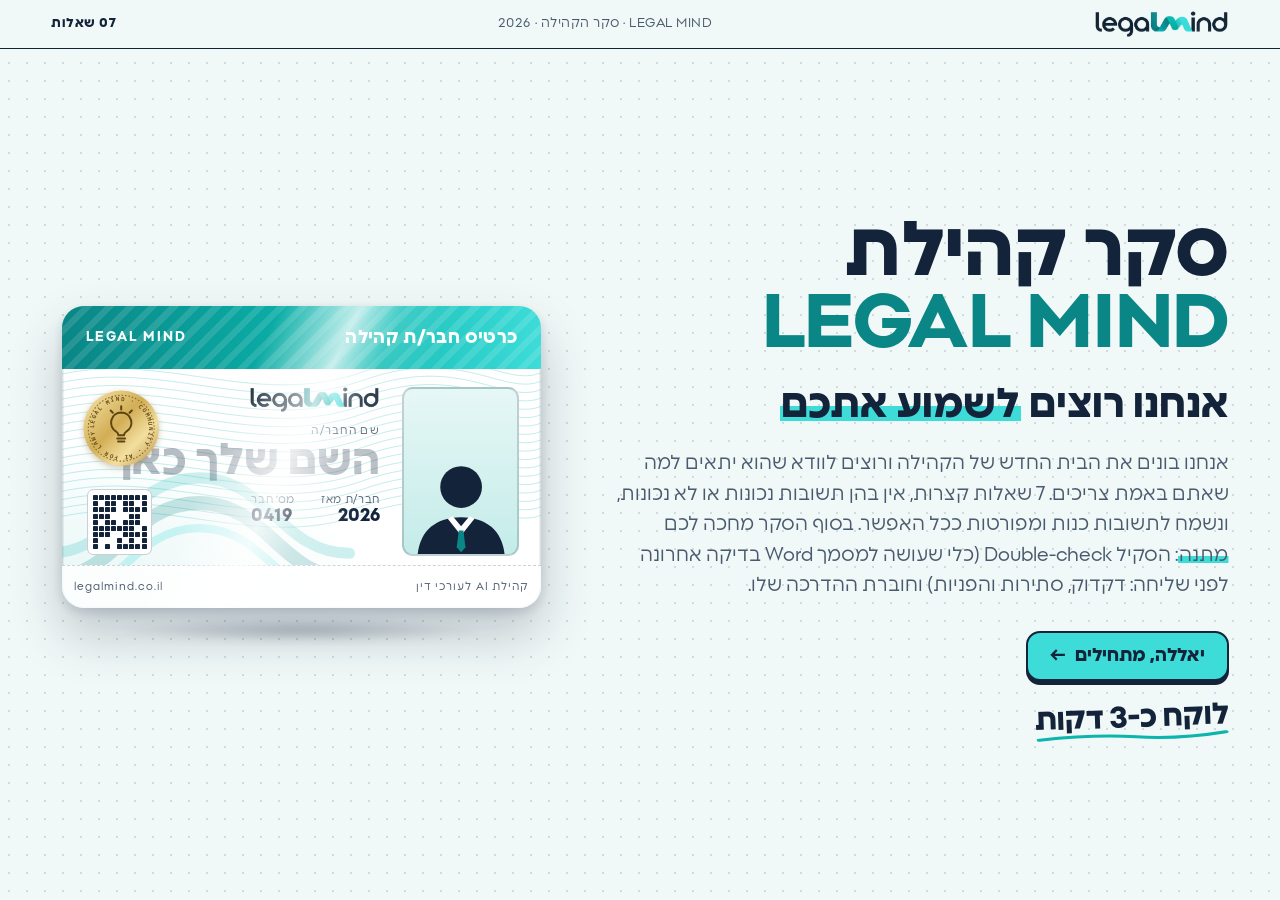
<file: index.html>
<!doctype html>
<html lang="he" dir="rtl">
<head><meta charset="utf-8"><meta name="viewport" content="width=device-width, initial-scale=1">
<title>סקרי ליגל מיינד</title>
<meta http-equiv="refresh" content="0; url=community-content-2026/">
<style>body{font-family:system-ui,sans-serif;background:#F1F9F8;color:#13233A;padding:24px}a{color:#0A8686}</style></head>
<body><p><a href="community-content-2026/">לסקר קהילת ליגל מיינד</a></p></body>
</html>
</file>
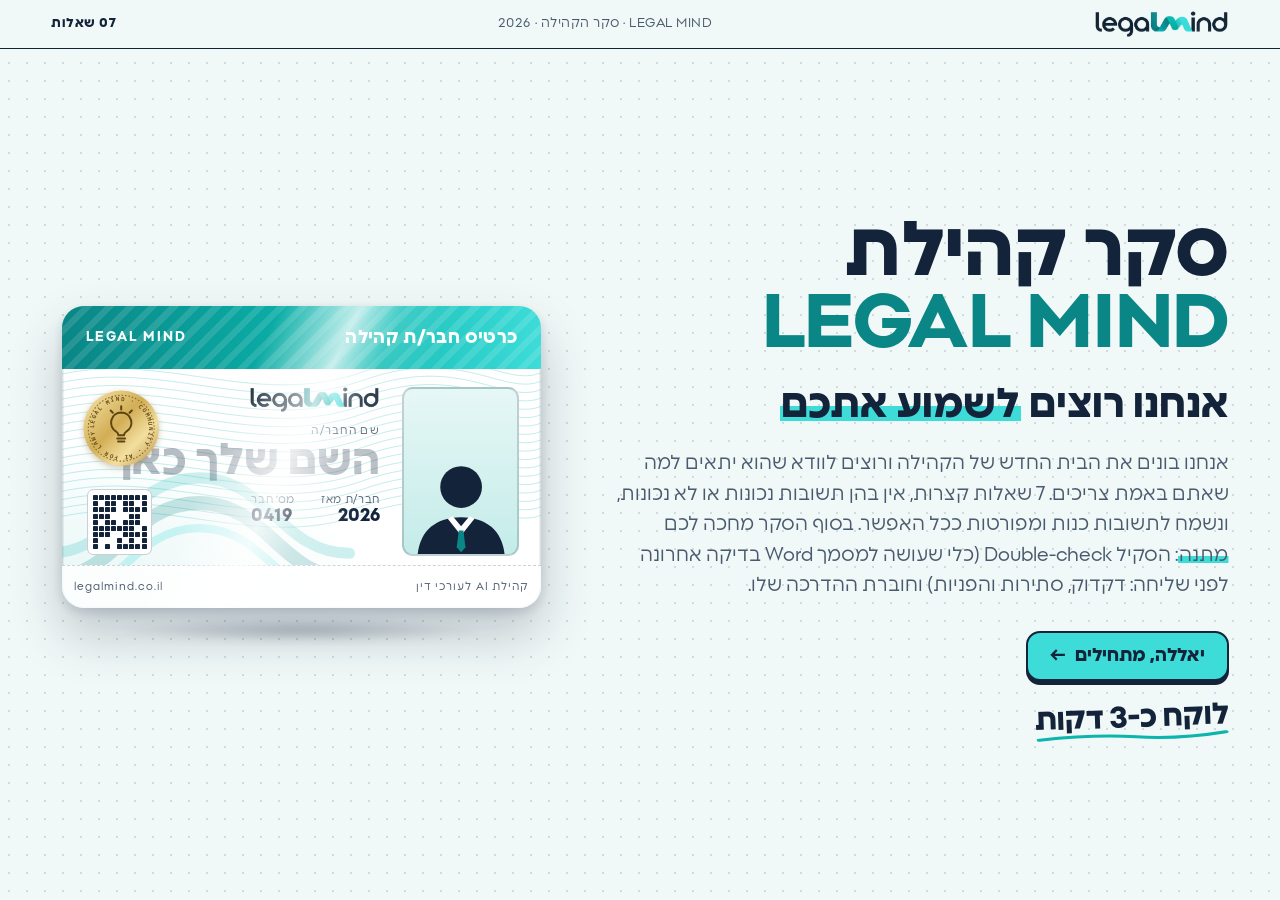
<file: community-content-2026/index.html>
<!doctype html>
<html lang="he" dir="rtl">
<head>
<meta charset="utf-8">
<meta name="viewport" content="width=device-width, initial-scale=1, viewport-fit=cover">
<meta property="og:image" content="og.png">
</head>
<body>
<title>סקר קהילת LEGAL MIND</title>
<meta name="description" content="12 שאלות קצרות שיעזרו לנו להחליט אילו מדריכים, סרטונים ועדכונים להכין לקהילה.">
<meta property="og:title" content="סקר קהילת ליגל מיינד">
<meta property="og:description" content="12 שאלות קצרות שיעזרו לנו להחליט אילו מדריכים, סרטונים ועדכונים להכין לקהילה.">
<link rel="preconnect" href="https://fonts.googleapis.com">
<link rel="preconnect" href="https://fonts.gstatic.com" crossorigin>
<link rel="stylesheet" href="https://fonts.googleapis.com/css2?family=Karantina:wght@400;700&family=Frank+Ruhl+Libre:wght@700;900&family=Heebo:wght@400;500;700;800;900&family=IBM+Plex+Mono:wght@400;500;600&family=Amatic+SC:wght@700&display=swap">
<style>
/* Layout: a working desk seen from above. Top rail + bottom rail frame every page; each question pairs a live object (prop) with the answers. */
:root{
  --paper:#F1F9F8;      /* very light turquoise ground, keeps the logo in its true colours */
  --sheet:#FFFFFF;
  --ink:#13233A;        /* logo navy */
  --ink-2:#4A5A6E;
  --teal-d:#0A8686;     /* logo teal, dark */
  --teal:#0BB5AD;       /* logo teal, mid */
  --teal-l:#3DDCD8;     /* logo teal, light */
  --mint:#CDF3F0;       /* selection fill */
  --kraft:#D9B98A;      /* case folder */
  --kraft-d:#B8945F;
  --stamp:#A4432F;      /* rubber-stamp red, from the landing page */
  --wood:#8A5A34;
  --note:#FFF1A6;
  --line:rgba(19,35,58,.16);
  --display:"Karantina","Heebo",system-ui,sans-serif;
  --body:"Heebo",system-ui,sans-serif;
  --mono:"IBM Plex Mono","Heebo",ui-monospace,monospace;
  --hand:"Amatic SC","Heebo",cursive;
  --gut:clamp(16px,4vw,56px);
  --ease:cubic-bezier(.2,.8,.2,1);
  --spring:cubic-bezier(.34,1.56,.64,1);
  color-scheme:light;
}
*{box-sizing:border-box}
html,body{height:100%}
body{direction:rtl;margin:0;background:var(--paper);color:var(--ink);font-family:var(--body);-webkit-font-smoothing:antialiased;overflow:hidden}
button,input,textarea{font:inherit;color:inherit}
.ltr{direction:ltr;unicode-bidi:isolate}
:focus-visible{outline:3px solid var(--teal);outline-offset:3px}

/* ---------- frame ---------- */
.app{position:fixed;inset:env(safe-area-inset-top,0px) 0 env(safe-area-inset-bottom,0px) 0;display:grid;grid-template-rows:auto minmax(0,1fr) auto;grid-template-columns:minmax(0,1fr);
  background-color:var(--paper);background-image:radial-gradient(rgba(19,35,58,.14) 1px,transparent 1.3px);background-size:18px 18px}
.rail{display:flex;align-items:center;justify-content:space-between;gap:12px;padding:10px var(--gut);font-family:var(--mono);font-size:13px;letter-spacing:.04em;color:var(--ink-2);background:var(--paper);position:relative;z-index:5}
.rail-top{border-bottom:1.5px solid var(--ink)}
.rail-top .logo{height:28px;width:auto;display:block}
.rail-top .meta{flex:1;text-align:center;white-space:nowrap;overflow:hidden;text-overflow:ellipsis}
.counter{font-weight:600;color:var(--ink);font-variant-numeric:tabular-nums}
.rail-bottom{border-top:1.5px solid var(--ink);padding-block:10px}
.rail-bottom[hidden]{display:none}
.ticks{display:flex;gap:4px;flex:1;max-width:340px;margin-inline:16px}
.ticks i{flex:1;height:7px;border-radius:4px;border:1.5px solid var(--ink);background:transparent;transition:background .4s var(--ease)}
.ticks i.on{background:var(--teal-l)}
.demo-flag{position:absolute;top:100%;left:50%;transform:translate(-50%,8px);background:var(--ink);color:#fff;font-family:var(--mono);font-size:12px;padding:3px 10px;white-space:nowrap}

/* ---------- pages ---------- */
.pages{position:relative;overflow:hidden}
.page{position:absolute;inset:0;overflow-y:auto;overflow-x:hidden;padding:clamp(14px,3vh,36px) var(--gut);
  opacity:0;visibility:hidden;transform:translateX(-36px);transition:opacity .45s var(--ease),transform .55s var(--ease),visibility 0s .55s}
.page.on{opacity:1;visibility:visible;transform:none;transition:opacity .45s var(--ease),transform .55s var(--ease)}
.page.out{opacity:0;visibility:visible;transform:translateX(36px)}
.page.rev{transform:translateX(36px)}
.page.rev.out{transform:translateX(-36px)}

/* ---------- type ---------- */
.eyebrow{font-family:var(--mono);font-size:13px;font-weight:600;letter-spacing:.08em;color:var(--teal-d);display:flex;align-items:center;gap:10px}
.eyebrow::before{content:"";width:22px;height:2px;background:currentColor}
.title{font-family:var(--display);font-weight:700;line-height:1;margin:0;font-size:clamp(26px,4.2vw,48px);letter-spacing:-.005em;text-wrap:balance}
.sub{margin:0;font-size:clamp(17px,1.6vw,19px);line-height:1.6;color:var(--ink-2);max-width:56ch}
mark.hl{color:inherit;background:linear-gradient(transparent 52%,var(--teal-l) 52%,var(--teal-l) 90%,transparent 90%) no-repeat 100% 0/0% 100%;
  -webkit-box-decoration-break:clone;box-decoration-break:clone;padding-inline:.04em}
.on mark.hl{animation:marker .8s .35s var(--ease) forwards}
@keyframes marker{to{background-size:100% 100%}}
.hand{font-family:var(--hand);font-weight:700;font-size:30px;line-height:1;color:var(--ink)}

/* ---------- buttons ---------- */
.btn{appearance:none;cursor:pointer;display:inline-flex;align-items:center;gap:10px;border:2px solid var(--ink);border-radius:14px;background:var(--sheet);color:var(--ink);
  font-family:var(--body);font-weight:700;font-size:18px;padding:12px 22px;min-height:48px;box-shadow:0 4px 0 var(--ink);transition:transform .15s var(--ease),box-shadow .15s var(--ease),background .2s;text-decoration:none}
.btn:hover:not(:disabled){transform:translateY(-2px);box-shadow:0 6px 0 var(--ink)}
.btn:active:not(:disabled){transform:translateY(3px);box-shadow:0 1px 0 var(--ink)}
.btn-go{background:var(--teal-l)}
.btn-go.ready{animation:nudge 1.6s var(--ease) infinite}
@keyframes nudge{0%,70%,100%{transform:none}80%{transform:translateX(-4px)}90%{transform:translateX(0)}}
.btn:disabled{cursor:not-allowed;background:transparent;color:rgba(19,35,58,.4);border-style:dashed;border-color:rgba(19,35,58,.35);box-shadow:none}
.btn-quiet{border-color:transparent;box-shadow:none;background:transparent;font-weight:500;padding-inline:8px}
.btn-quiet:hover:not(:disabled){box-shadow:none;transform:none;text-decoration:underline}

/* ---------- question layout ---------- */
.q-grid{min-height:100%;display:grid;grid-template-columns:1fr;grid-template-rows:auto 1fr;gap:clamp(10px,2vh,22px);max-width:1180px;margin-inline:auto}
.prop-zone{position:relative;height:clamp(200px,33vh,320px);container-type:size;display:grid;place-items:center;pointer-events:none}
.q-main{display:flex;flex-direction:column;gap:clamp(12px,2vh,20px);align-content:start;min-width:0;padding-bottom:12px}
@media (min-width:900px){
  .q-grid{grid-template-columns:minmax(0,1.08fr) minmax(0,.92fr);grid-template-rows:1fr;align-items:center;gap:clamp(24px,4vw,64px)}
  .prop-zone{order:2;height:min(62vh,560px)}
  .q-main{order:1;padding-bottom:0}
}
.prop-zone.none{display:none}
@media (min-width:900px){ .q-grid.solo{grid-template-columns:minmax(0,760px);justify-content:center} }

/* ---------- options ---------- */
.opts{display:grid;gap:10px}
.opts.cards{grid-template-columns:repeat(2,minmax(0,1fr))}
.opt{position:relative;display:flex;align-items:center;gap:14px;width:100%;text-align:start;cursor:pointer;background:linear-gradient(180deg,#FFFFFF,#F6FBFB);border:1.5px solid var(--ink);border-radius:14px;box-shadow:0 4px 0 var(--ink),0 8px 16px rgba(19,35,58,.08);margin-bottom:4px;
  padding:15px 16px;min-height:56px;font-size:clamp(17px,1.5vw,19px);font-weight:500;line-height:1.35;transition:background .2s,transform .18s var(--ease),box-shadow .18s var(--ease)}
.on .opt{animation:rise .5s var(--ease) backwards}
@keyframes rise{from{opacity:0;transform:translateY(12px)}}
.opt:hover{transform:translateY(-2px);box-shadow:0 6px 0 var(--ink),0 12px 20px rgba(19,35,58,.10)}
.opt:active{transform:translateY(3px);box-shadow:0 1px 0 var(--ink)}
.opt[aria-checked="true"]{background:linear-gradient(180deg,#E2FAF8,var(--mint));box-shadow:0 2px 0 var(--ink),0 0 0 4px rgba(61,220,216,.35);transform:translateY(2px)}
.key{flex:none;width:30px;height:30px;display:grid;place-items:center;border:1.5px solid var(--ink);border-radius:8px;font-family:var(--mono);font-size:14px;font-weight:600;background:var(--paper);transition:background .2s}
.opt[aria-checked="true"] .key{background:var(--ink);color:#fff}
.ico{flex:none;width:34px;height:34px;display:grid;place-items:center;background:#fff;border:1.5px solid var(--line);border-radius:9px}
.ico svg{width:22px;height:22px}
.opt .tick{margin-inline-start:auto;font-weight:800;opacity:0;transform:scale(.5);transition:.25s var(--spring)}
.opt[aria-checked="true"] .tick{opacity:1;transform:none}
.opts.cards .opt{flex-direction:column;align-items:flex-start;min-height:104px;justify-content:space-between}
.opts.cards .opt .tick{position:absolute;top:12px;inset-inline-end:14px}
.opts.chips{display:flex;flex-wrap:wrap}
.opts.chips .opt{width:auto;border-radius:999px;padding:11px 20px}
.opts.chips .opt .key{display:none}
.other-wrap{display:none}
.other-wrap.show{display:block}
.q-hint{margin:0;font-family:var(--body);font-weight:600;font-size:clamp(22px,2.4vw,28px);line-height:1.35;color:var(--teal-d)}
.other-hint{margin:10px 2px 0;font-size:clamp(20px,2vw,24px);font-weight:600;line-height:1.4;color:var(--ink-2)}
.inline-next{display:none;justify-content:flex-end}
.inline-next.show{display:flex}
.inline-next .btn{min-width:150px;justify-content:center}
.other-hint b{color:var(--ink);background:var(--mint);border-radius:6px;padding:1px 6px;white-space:nowrap}
.other-in,.field input,.open-in{width:100%;border:1.5px solid var(--ink);background:var(--sheet);padding:14px 15px;font-size:18px;outline:none;border-radius:12px;transition:box-shadow .2s}
.other-in:focus,.field input:focus,.open-in:focus{box-shadow:0 0 0 4px rgba(61,220,216,.45)}
.err{min-height:1.3em;color:var(--stamp);font-weight:600;font-size:15px}
.hint{font-family:var(--mono);font-size:14px;color:var(--ink-2)}
.scale{display:grid;grid-template-columns:repeat(10,minmax(0,1fr));gap:6px}
.scale .opt{justify-content:center;padding:14px 0;font-family:var(--mono);font-weight:600;font-size:19px}
.scale-ends{display:flex;justify-content:space-between;font-family:var(--mono);font-size:14px;color:var(--ink-2)}
.open-in{min-height:140px;resize:vertical;line-height:1.7}
@media (max-width:560px){ .opts.cards{grid-template-columns:1fr} .opts.cards .opt{min-height:0;flex-direction:row;align-items:center} .opts.cards .opt .tick{position:static} .scale{grid-template-columns:repeat(5,minmax(0,1fr))} }

/* ---------- welcome ---------- */
.page.welcome{padding-block:0}
.hero{width:100%;max-width:1180px;min-height:100%;margin-inline:auto;display:grid;grid-template-columns:minmax(0,1fr);align-content:center;gap:clamp(28px,5vh,48px);padding-block:clamp(28px,5vh,56px)}
.hero-visual{display:flex;justify-content:center;container-type:inline-size;width:min(100%,430px);margin-inline:auto}
.hero-visual .prop{font-size:calc(100cqw / 23)}
.hero-copy{display:flex;flex-direction:column;align-items:center;text-align:center;gap:clamp(16px,2.6vh,26px);min-width:0}
.hero-copy>*{max-width:100%}
.hero-head{font-family:var(--display);font-weight:700;font-size:clamp(40px,8vw,76px);line-height:.95;margin:0;text-wrap:balance;letter-spacing:-.005em}
.hero-head .ltr{color:var(--teal-d)}
.hero-q{font-family:var(--display);font-weight:700;font-size:clamp(24px,4.2vw,40px);line-height:1.05;margin:0;color:var(--ink)}
.hero-cta{display:flex;flex-direction:column;align-items:center;gap:22px;margin-top:6px}
.hero-cta .hand{transform:rotate(-2deg);position:relative}
.hero-cta .hand svg{position:absolute;inset-inline:0;bottom:-8px;width:100%;height:10px}
.hero-cta .hand path{fill:none;stroke:var(--teal);stroke-width:3;stroke-linecap:round;stroke-dasharray:200;stroke-dashoffset:200}
.on .hero-cta .hand path{animation:draw 1s 1.2s var(--ease) forwards}
@media (min-width:900px){
  .hero{grid-template-columns:minmax(0,1.1fr) minmax(0,.9fr);align-items:center;gap:clamp(30px,5vw,80px)}
  .hero-copy{order:1;align-items:flex-start;text-align:start}
  .hero-visual{order:2;width:min(100%,520px)}
  .hero-cta{align-items:flex-start}
}

/* ---------- details & thanks ---------- */
.form{display:grid;gap:14px}
.row2{display:grid;grid-template-columns:1fr 1fr;gap:12px}
@media (max-width:520px){ .row2{grid-template-columns:1fr} }
.field label{display:block;font-weight:700;font-size:16px;margin-bottom:6px}
.field .req{color:var(--teal-d)}
.field input[type=email],.field input[type=tel]{direction:ltr;text-align:right}
.field.bad input{border-color:var(--stamp);box-shadow:4px 4px 0 rgba(164,67,47,.25)}
.consent{display:flex;gap:12px;align-items:flex-start;cursor:pointer;font-size:17px;line-height:1.55}
.consent input{appearance:none;flex:none;width:28px;height:28px;margin:2px 0 0;border:2px solid var(--ink);border-radius:8px;background:var(--sheet);display:grid;place-items:center;cursor:pointer}
.consent input::after{content:"";width:12px;height:7px;border-inline-start:3px solid var(--ink);border-bottom:3px solid var(--ink);transform:rotate(-45deg) scale(0);margin-top:-3px;transition:.2s var(--spring)}
.consent input:checked{background:var(--teal-l)}
.consent input:checked::after{transform:rotate(-45deg) scale(1)}
.link{background:none;border:0;padding:0;color:var(--teal-d);font-weight:700;text-decoration:underline;text-underline-offset:3px;cursor:pointer}
.notice{margin:0;font-size:15px;line-height:1.6;color:var(--ink-2)}
.missing{font-family:var(--mono);font-size:14px;color:var(--ink-2)}
.hp{position:absolute;inset-inline-start:-9999px;width:1px;height:1px;overflow:hidden}

.thanks .q-main{gap:16px}
.ends{display:grid;grid-template-columns:repeat(2,minmax(0,1fr));gap:12px;margin-top:8px}
@media (max-width:620px){ .ends{grid-template-columns:1fr} }
.end{background:var(--sheet);border:1.5px solid var(--line);border-radius:14px;padding:16px;display:flex;flex-direction:column;gap:8px}
.end .e-eyebrow{font-family:var(--mono);font-size:13px;letter-spacing:.06em;color:var(--teal-d)}
.end h3{margin:0;font-size:19px}
.end p{margin:0;font-size:16px;line-height:1.55;color:var(--ink-2)}
.end a{align-self:flex-start;margin-top:4px;font-weight:700;font-size:17px;color:var(--ink);text-decoration:none;border-bottom:2px solid var(--teal-l);padding-bottom:1px;display:inline-flex;gap:8px;align-items:center}
.end a:hover{border-color:var(--ink)}
.mini-title{font-family:var(--mono);font-size:14px;letter-spacing:.06em;color:var(--teal-d);margin:24px 0 0;font-weight:700}
.mini-links{display:flex;flex-wrap:wrap;gap:12px;margin-top:14px}
.mini-links a{display:inline-flex;align-items:center;gap:12px;padding:10px 20px 10px 14px;background:rgba(255,255,255,.78);backdrop-filter:blur(8px);-webkit-backdrop-filter:blur(8px);border:1px solid rgba(19,35,58,.09);border-radius:18px;box-shadow:0 2px 10px rgba(19,35,58,.07);text-decoration:none;color:var(--ink);font-weight:700;font-size:16.5px;transition:transform .18s var(--ease),box-shadow .18s var(--ease),border-color .18s var(--ease)}
.mini-links a:hover{transform:translateY(-3px);box-shadow:0 12px 28px rgba(19,35,58,.16)}
.mini-links .ml-ico{width:40px;height:40px;border-radius:13px;display:flex;align-items:center;justify-content:center;flex:none;box-shadow:inset 0 1px 0 rgba(255,255,255,.35),0 3px 8px rgba(19,35,58,.18)}
.mini-links .ml-ico svg{width:21px;height:21px;fill:#fff}
.mini-links .ml-wa .ml-ico{background:linear-gradient(135deg,#3BE481,#149D5B)}
.mini-links .ml-wa:hover{border-color:rgba(37,211,102,.55)}
.mini-links .ml-yt .ml-ico{background:linear-gradient(135deg,#FF5A50,#D60000)}
.mini-links .ml-yt:hover{border-color:rgba(255,0,0,.45)}
.mini-links .ml-fb .ml-ico{background:linear-gradient(135deg,#55A1FF,#1465D8)}
.mini-links .ml-fb:hover{border-color:rgba(24,119,242,.5)}
.mini-links .ml-in .ml-ico{background:linear-gradient(135deg,#3D97E8,#0A66C2)}
.mini-links .ml-in:hover{border-color:rgba(10,102,194,.5)}
.mini-links .ml-web .ml-ico{background:linear-gradient(135deg,#35C7BE,#0A8686)}
.mini-links .ml-web:hover{border-color:rgba(10,134,134,.55)}
.mini-links .ml-web .ml-ico svg{fill:none;stroke:#fff;stroke-width:2}
@media (max-width:620px){ .mini-links{gap:9px} .mini-links a{font-size:15px;padding:8px 15px 8px 10px;gap:10px;border-radius:15px} .mini-links .ml-ico{width:34px;height:34px;border-radius:11px} .mini-links .ml-ico svg{width:18px;height:18px} }
.end svg{width:20px;height:20px}

/* ---------- privacy modal ---------- */
.modal{position:fixed;inset:0;z-index:50;display:grid;place-items:center;padding:16px;background:rgba(19,35,58,.55)}
.modal[hidden]{display:none}
.modal-box{background:var(--sheet);border:2px solid var(--ink);border-radius:16px;overflow:hidden;box-shadow:0 6px 0 var(--ink);max-width:680px;width:100%;max-height:84vh;display:flex;flex-direction:column}
.modal-head{display:flex;justify-content:space-between;align-items:center;padding:10px 14px;border-bottom:1.5px solid var(--ink);background:var(--mint);font-family:var(--mono);font-size:13px}
.modal-body{overflow-y:auto;padding:18px 22px;line-height:1.75;font-size:17px}
.modal-body h1{font-family:var(--display);font-size:44px;line-height:1;margin:0 0 6px}
.modal-body h2{font-size:17px;margin:18px 0 4px;color:var(--teal-d)}
.modal-foot{padding:12px 14px;border-top:1.5px solid var(--line)}

/* =================== PROPS =================== */
.prop{position:relative;font-size:min(4.3cqh,6.2cqw)}
/* each object fills its zone: sizes are tuned to the object's own proportions */
.p-folder{font-size:min(6cqh,4.8cqw)}.p-dialog{font-size:min(6.4cqh,4.8cqw)}.p-laptop{font-size:min(5.4cqh,4.4cqw)}
.p-stamp{font-size:min(6.6cqh,5.4cqw)}.p-scales{font-size:min(4.4cqh,4.7cqw)}.p-chat{font-size:min(5.6cqh,5cqw)}
.p-keys{font-size:min(4.8cqh,4.1cqw)}.p-cal{font-size:min(4.6cqh,6cqw)}.p-contract{font-size:min(4.3cqh,6cqw)}.p-note{font-size:min(5.6cqh,6cqw)}
.p-gavel{font-size:min(5.6cqh,5.4cqw)}.p-card{font-size:min(5.2cqh,4.1cqw)}
.btn{white-space:nowrap}.ticks{min-width:0}
@media (max-width:420px){.rail-bottom .ticks{margin-inline:8px}.rail-bottom .btn{padding-inline:16px}}
.idle-swing{transform-origin:50% 0;animation:swing 5.5s ease-in-out infinite}
@keyframes swing{0%,100%{transform:rotate(2.6deg)}50%{transform:rotate(-2.6deg)}}
.bump{animation:bump 1.2s var(--ease)}
@keyframes bump{0%{transform:rotate(0)}20%{transform:rotate(-7deg)}45%{transform:rotate(5deg)}70%{transform:rotate(-2deg)}100%{transform:rotate(0)}}
@keyframes draw{to{stroke-dashoffset:0}}
@keyframes popin{from{opacity:0;transform:scale(.7) rotate(-6deg)}}

/* membership card: a community member card (photo, name, member since, entry QR, gold seal). Floats in 3D, flips to the member profile when an answer lands. */
.p-card{width:22em;perspective:70em;position:relative;padding-bottom:1.6em}
.p-card::after{content:"";position:absolute;left:12%;right:12%;bottom:0;height:1.2em;border-radius:50%;background:radial-gradient(closest-side,rgba(19,35,58,.28),transparent);filter:blur(.2em);animation:floor 7s ease-in-out infinite}
@keyframes floor{0%,100%{transform:scaleX(1);opacity:.9}50%{transform:scaleX(.86);opacity:.6}}
.mc{position:relative;width:22em;height:13.87em;transform-style:preserve-3d;transition:transform 1.1s var(--spring);animation:hover3d 7s ease-in-out infinite}
.p-card.back .mc{transform:rotateY(180deg)}
@keyframes hover3d{0%,100%{rotate:x 9deg;translate:0 0}25%{rotate:y -11deg}50%{rotate:x -4deg;translate:0 -.5em}75%{rotate:y 10deg}}
.mc-face{position:absolute;inset:0;border-radius:1em;overflow:hidden;backface-visibility:hidden;-webkit-backface-visibility:hidden;
  box-shadow:0 1.2em 2.4em rgba(19,35,58,.24),0 .2em .5em rgba(19,35,58,.14),inset 0 0 0 .07em rgba(19,35,58,.14),inset 0 .12em 0 rgba(255,255,255,.95)}
.mc-front{background:radial-gradient(120% 100% at 0% 100%,#E3F6F4 0%,#FFFFFF 55%);display:grid;grid-template-columns:6.4em 1fr;grid-template-rows:2.9em 1fr 2em}
.mc-head{grid-column:1/3;display:flex;align-items:center;justify-content:space-between;padding:0 1.1em;background:linear-gradient(90deg,var(--teal-d),var(--teal) 55%,var(--teal-l));position:relative;overflow:hidden}
.mc-head::after{content:"";position:absolute;inset:0;background:repeating-linear-gradient(135deg,rgba(255,255,255,.12) 0 .3em,transparent .3em .7em)}
.mc-head span{position:relative;z-index:1;font-weight:800;font-size:.82em;color:#fff;letter-spacing:.02em}
.mc-head .ltr{font-family:var(--mono);font-weight:600;font-size:.6em;letter-spacing:.16em;opacity:.95}
.mc-photo{grid-row:2/3;margin:.8em 0 .4em 0;margin-inline-start:1em;border-radius:.5em;background:linear-gradient(180deg,#E6F7F6,#C4ECE9);border:.1em solid rgba(19,35,58,.18);overflow:hidden;display:flex;align-items:flex-end;justify-content:center;position:relative}
.mc-photo svg{width:4.6em}
.mc-photo .av-head,.mc-photo .av-body{fill:var(--ink)}
.mc-photo .av-collar{fill:#fff}
.mc-photo .av-tie{fill:var(--teal-d)}
.mc-info{grid-row:2/3;padding:.75em 1em .3em;display:flex;flex-direction:column;gap:.15em;min-width:0;position:relative}
.mc-info img{height:1.25em;width:auto;align-self:flex-start;margin-bottom:.35em}
.mc-label{font-family:var(--mono);font-size:.5em;letter-spacing:.12em;color:var(--ink-2)}
.mc-name{font-family:var(--display);font-weight:700;font-size:1.95em;line-height:1;white-space:nowrap;overflow:hidden;text-overflow:ellipsis;color:var(--ink)}
.mc-name.empty{color:rgba(19,35,58,.3)}
.mc-meta{display:flex;gap:1.2em;margin-top:.35em}
.mc-meta span{font-family:var(--mono);font-size:.5em;color:var(--ink-2);letter-spacing:.06em}
.mc-meta b{display:block;font-family:var(--body);font-size:1.6em;color:var(--ink);letter-spacing:0}
.mc-seal{direction:ltr;unicode-bidi:isolate;position:absolute;top:.9em;left:.9em;width:3.6em;height:3.6em;filter:drop-shadow(0 .12em .15em rgba(120,90,30,.35));animation:sealspin 18s linear infinite}
@keyframes sealspin{to{transform:rotate(360deg)}}

.mc-seal .inner{fill:none;stroke:#8A6A24;stroke-width:1.4;stroke-dasharray:2 2.4}
.mc-seal text{font-family:"IBM Plex Mono",monospace;font-size:7.4px;font-weight:600;fill:#5E4512;letter-spacing:.9px}
.mc-seal .scale{fill:none;stroke:#5E4512;stroke-width:2.6;stroke-linecap:round;stroke-linejoin:round}
.mc-qr{position:absolute;bottom:2.45em;inset-inline-end:1.15em;width:3em;height:3em;display:grid;grid-template-columns:repeat(9,1fr);gap:.05em;padding:.22em;background:#fff;border:.08em solid rgba(19,35,58,.22);border-radius:.3em;z-index:2}
.mc-qr i{background:var(--ink);border-radius:.04em}
.mc-qr i.o{background:transparent}
.mc-art{position:absolute;inset:2.9em 0 2em;width:100%;height:calc(100% - 4.9em);pointer-events:none}
.mc-art .g{fill:none;stroke:var(--teal);stroke-width:.5;opacity:.35}
.mc-art .w{fill:none;stroke-linecap:round}
.mc-photo,.mc-info,.mc-foot{position:relative;z-index:1}
.mc-foot{grid-column:1/3;background:rgba(255,255,255,.85);display:flex;align-items:center;justify-content:space-between;padding:0 1.1em;border-top:.08em dashed rgba(19,35,58,.2);font-family:var(--mono);font-size:.5em;color:var(--ink-2);letter-spacing:.1em}
.mc-sheen{position:absolute;inset:-50% -40%;background:linear-gradient(115deg,transparent 42%,rgba(255,255,255,.75) 49%,rgba(255,255,255,.15) 53%,transparent 58%);animation:sheen 6.5s ease-in-out infinite;pointer-events:none;z-index:3}
@keyframes sheen{0%,55%{transform:translateX(55%)}80%,100%{transform:translateX(-55%)}}
.mc-back{transform:rotateY(180deg);background:linear-gradient(160deg,#F7FDFD,#E2F6F4);display:flex;flex-direction:column}
.mc-back .mc-head{height:2.9em;flex:none}
.mc-sign{margin:.8em 1.1em .5em;flex:1;border-radius:.45em;padding:.6em .8em;background:repeating-linear-gradient(135deg,#FFFFFF 0 .45em,#F0F9F8 .45em .9em);box-shadow:inset 0 0 0 .07em rgba(19,35,58,.18)}
.mc-sign .b-fields{display:grid;grid-template-columns:1fr 1fr;gap:.35em .9em}
.mc-sign .sf-value{font-family:var(--hand);font-size:1.25em;font-weight:700;line-height:1.05}
.mc-back .mc-foot{height:2em;flex:none}
.b-fields{display:flex;flex-direction:column;gap:.45em;min-width:0}
.sf{border-bottom:.08em dashed rgba(19,35,58,.3);padding-bottom:.2em;min-width:0}
.sf-label{display:block;font-family:var(--mono);font-size:.55em;letter-spacing:.08em;color:var(--ink-2)}
.sf-value{display:block;font-weight:700;font-size:.8em;white-space:nowrap;overflow:hidden;text-overflow:ellipsis}
.sf-current .sf-label{color:var(--teal-d)}
.sf-pop .sf-value{animation:sfpop .7s var(--spring)}
@keyframes sfpop{0%{background:var(--teal-l);transform:scale(.6)}100%{background:transparent;transform:none}}

/* folder */
.p-folder{width:20em;height:15em;position:relative}
.p-folder .f-back{position:absolute;inset:1.6em 0 0;background:var(--kraft-d);border-radius:.4em}
.p-folder .f-tab{position:absolute;top:-1.6em;inset-inline-start:1.2em;height:1.7em;padding:0 1em;background:var(--kraft-d);border-radius:.4em .4em 0 0;font-family:var(--mono);font-size:.62em;display:flex;align-items:center;color:#3B2A12;font-weight:600}
.p-folder .f-paper{position:absolute;inset:.4em 1.2em 3em;background:#fff;box-shadow:0 .2em .6em rgba(0,0,0,.15);padding:.9em 1em;display:flex;flex-direction:column;gap:.5em;animation:peek 6s ease-in-out infinite}
@keyframes peek{0%,100%{transform:translateY(0)}50%{transform:translateY(-.5em)}}
.p-folder .f-title{font-family:var(--mono);font-size:.62em;font-weight:600;letter-spacing:.08em;border-bottom:.12em solid var(--ink);padding-bottom:.4em}
.p-folder .f-front{position:absolute;inset:6.4em 0 0;background:linear-gradient(180deg,var(--kraft),#CFAD7B);border-radius:.3em .3em .4em .4em;box-shadow:0 -.1em .3em rgba(0,0,0,.12),0 1.2em 2em rgba(19,35,58,.18)}
.p-folder .f-front span{position:absolute;bottom:1.1em;inset-inline-end:1.2em;border:.16em solid var(--stamp);color:var(--stamp);font-weight:800;font-size:1em;padding:.1em .6em;transform:rotate(-8deg);opacity:.85;letter-spacing:.1em}

/* dialog */
.p-dialog{width:19em;position:relative;animation:popin .6s var(--spring) .2s both;transform:rotate(2.5deg)}
.d-win{background:#fff;border:.13em solid var(--ink);box-shadow:.35em .35em 0 var(--ink)}
.d-bar{display:flex;align-items:center;gap:.6em;padding:.4em .7em;background:var(--teal-l);border-bottom:.13em solid var(--ink);font-family:var(--mono);font-size:.62em;font-weight:600}
.d-dots{display:flex;gap:.35em;direction:ltr}
.d-dots i{width:.75em;height:.75em;border:.12em solid var(--ink);border-radius:50%;background:#fff}
.d-body{display:flex;gap:.8em;align-items:flex-start;padding:1em 1em .6em}
.d-icon{flex:none;width:2.2em;height:2em;display:grid;place-items:end center;font-weight:900;font-size:1em;color:#fff;background:var(--ink);clip-path:polygon(50% 0,100% 100%,0 100%);padding-bottom:.15em}
.d-msg{margin:0;font-size:.82em;line-height:1.45}
.d-actions{display:flex;justify-content:flex-start;padding:0 1em .9em}
.d-btn{border:.12em solid var(--ink);padding:.2em 1.4em;font-size:.75em;font-weight:700;background:var(--paper);transition:background .15s}
.d-cursor{position:absolute;width:1.9em;fill:#fff;stroke:var(--ink);stroke-width:1.6;left:70%;top:110%;animation:cursor 5s var(--ease) 1s infinite}
@keyframes cursor{0%{left:78%;top:118%}35%,55%{left:calc(100% - 4.2em);top:calc(100% - 1.6em)}45%{transform:scale(.82)}50%{transform:none}100%{left:78%;top:118%}}
.p-dialog.ping .d-win{animation:shake .5s var(--ease)}
@keyframes shake{25%{transform:translateX(-.3em)}50%{transform:translateX(.3em)}75%{transform:translateX(-.15em)}}

/* stamp */
.p-stamp{width:17em;height:13em;position:relative}
.s-paper{position:absolute;inset:0;background:#fff;transform:rotate(-3deg);box-shadow:0 1em 2em rgba(19,35,58,.18);padding:1.6em 1.4em;display:flex;flex-direction:column;gap:.8em}
.s-paper i{display:block;height:.45em;background:#E3E9EE}
.s-paper i:nth-child(2){width:80%}.s-paper i:nth-child(3){width:90%}.s-paper i:nth-child(4){width:55%}
.s-mark{position:absolute;left:50%;top:52%;transform:translate(-50%,-50%) rotate(-12deg);border:.28em double var(--stamp);color:var(--stamp);padding:.2em .8em;font-family:var(--display);font-weight:700;font-size:2.6em;letter-spacing:.04em;opacity:.88;white-space:nowrap;mix-blend-mode:multiply}
.on .s-mark,.s-mark.slam{animation:slam .55s var(--spring) .3s both}
@keyframes slam{0%{opacity:0;transform:translate(-50%,-50%) rotate(-12deg) scale(2.2)}60%{opacity:.95;transform:translate(-50%,-50%) rotate(-12deg) scale(.94)}100%{opacity:.88;transform:translate(-50%,-50%) rotate(-12deg) scale(1)}}

/* scales of justice */
.p-scales{width:19em}
.p-scales svg{width:100%;overflow:visible}
.p-scales .st{fill:none;stroke:var(--ink);stroke-width:5;stroke-linecap:round;stroke-linejoin:round}
.p-scales .bowl{fill:var(--teal-l);stroke:var(--ink);stroke-width:4}
.p-scales .knob{fill:var(--teal-d);stroke:var(--ink);stroke-width:4}
.p-scales .base{fill:var(--ink)}
.p-scales .beam{transform-box:view-box;transform-origin:120px 44px;transform:rotate(var(--tilt,0deg));transition:transform 1.1s var(--spring)}
.p-scales .pan-r{transform-box:view-box;transform-origin:204px 44px;transform:rotate(calc(var(--tilt,0deg) * -1));transition:transform 1.1s var(--spring)}
.p-scales .pan-l{transform-box:view-box;transform-origin:36px 44px;transform:rotate(calc(var(--tilt,0deg) * -1));transition:transform 1.1s var(--spring)}
.p-scales.idle .beam{animation:wob 4s ease-in-out infinite}
@keyframes wob{0%,100%{transform:rotate(-2deg)}50%{transform:rotate(2deg)}}
.p-scales .readout{text-align:center;font-family:var(--mono);font-size:.7em;margin-top:.4em;color:var(--ink-2)}

/* gavel */
.p-gavel{width:17em}
.p-gavel svg{width:100%;overflow:visible}
.gv-wood{fill:var(--wood);stroke:var(--ink);stroke-width:4}
.gv-band{fill:var(--teal-l);stroke:var(--ink);stroke-width:3}
.gv-block{fill:#6B4426;stroke:var(--ink);stroke-width:4}
.gv-hammer{transform-box:view-box;transform-origin:226px 72px;transform:rotate(-24deg)}
.gv-hit path{fill:none;stroke:var(--teal-d);stroke-width:5;stroke-linecap:round;opacity:0}
.p-gavel.idle .gv-hammer{animation:knock 4.5s var(--ease) 1s infinite}
.p-gavel.idle .gv-hit path{animation:hit 4.5s var(--ease) 1s infinite}
.p-gavel.strike .gv-hammer{animation:knock1 .7s var(--ease)}
.p-gavel.strike .gv-hit path{animation:hit1 .7s var(--ease)}
@keyframes knock{0%,70%,100%{transform:rotate(-24deg)}78%{transform:rotate(4deg)}86%{transform:rotate(-24deg)}}
@keyframes hit{0%,76%,100%{opacity:0}80%{opacity:1}90%{opacity:0}}
@keyframes knock1{0%{transform:rotate(-24deg)}40%{transform:rotate(4deg)}100%{transform:rotate(-24deg)}}
@keyframes hit1{0%,30%{opacity:0}45%{opacity:1}80%,100%{opacity:0}}

/* keyboard corner */
.p-keys{width:22em;position:relative}
.kb{direction:ltr;background:linear-gradient(160deg,#D9DDE2,#AEB5BE);border-radius:1.2em;padding:.9em;box-shadow:0 1.6em 2.6em rgba(19,35,58,.28),inset 0 .15em 0 rgba(255,255,255,.7);transform:perspective(60em) rotateX(22deg) rotate(-12deg);display:grid;grid-template-columns:repeat(5,1fr);gap:.55em}
.kc{height:3.6em;border-radius:.55em;background:linear-gradient(180deg,#FBFBF9,#E6E4DD);border:.08em solid #C9C5BA;box-shadow:0 .32em 0 #ACA89C,0 .5em .8em rgba(19,35,58,.18);display:flex;align-items:flex-start;justify-content:flex-start;padding:.45em .55em;font-family:var(--mono);font-weight:600;font-size:.9em;color:#3A4656}
.kc.w2{grid-column:span 2}
.kc.hot{grid-column:span 2;background:linear-gradient(180deg,#86EEEA,var(--teal-l));border-color:var(--teal-d);box-shadow:0 .32em 0 var(--teal-d),0 .5em .8em rgba(19,35,58,.18);color:var(--ink);font-family:var(--display);font-size:1.45em;line-height:.95;direction:rtl;text-align:right;padding:.35em .45em;white-space:normal}
.p-keys.idle .kc.hot{animation:press 3.4s var(--ease) infinite}
.p-keys.press .kc.hot{animation:press1 .45s var(--ease)}
@keyframes press{0%,78%,100%{transform:none}84%{transform:translateY(.28em);box-shadow:0 .06em 0 var(--teal-d)}}
@keyframes press1{50%{transform:translateY(.28em);box-shadow:0 .06em 0 var(--teal-d)}}

/* chat */
.p-chat{width:18em;background:#fff;border:.13em solid var(--ink);box-shadow:.35em .35em 0 var(--ink);display:flex;flex-direction:column;gap:.6em;padding:0 0 1em}
.c-head{display:flex;align-items:center;gap:.6em;padding:.6em .8em;border-bottom:.12em solid var(--ink);font-weight:700;font-size:.8em}
.c-ava{width:2em;height:2em;border-radius:50%;background:var(--teal-l);border:.12em solid var(--ink);display:grid;place-items:center;font-family:var(--mono);font-size:.75em;font-weight:600}
.c-on{width:.55em;height:.55em;border-radius:50%;background:#22B07D;margin-inline-start:auto;box-shadow:0 0 0 .2em rgba(34,176,125,.2)}
.c-msg{max-width:82%;padding:.55em .8em;font-size:.82em;line-height:1.4;margin-inline:.8em}
.c-bot{align-self:flex-start;background:#EEF3F6;border-radius:.2em 1em 1em 1em;animation:popin .5s var(--spring) .3s both}
.c-me{align-self:flex-end;background:var(--teal-l);border:.1em solid var(--ink);border-radius:1em .2em 1em 1em;animation:popin .45s var(--spring) both}
.c-typing{align-self:flex-end;margin-inline:.8em;display:none;gap:.25em;padding:.5em .7em;background:#EEF3F6;border-radius:1em}
.c-typing.show{display:flex}
.c-typing i{width:.45em;height:.45em;border-radius:50%;background:var(--ink-2);animation:dots 1s infinite}
.c-typing i:nth-child(2){animation-delay:.15s}.c-typing i:nth-child(3){animation-delay:.3s}
@keyframes dots{0%,100%{opacity:.3;transform:none}50%{opacity:1;transform:translateY(-.2em)}}

/* calendar */
.p-cal{width:13em;position:relative;transform:rotate(3deg)}
.cal{background:#fff;box-shadow:0 1em 2em rgba(19,35,58,.2);position:relative;perspective:40em}
.cal-top{height:2.2em;background:var(--ink);display:flex;justify-content:space-around;align-items:center}
.cal-top i{width:.7em;height:1.6em;border-radius:.35em;background:linear-gradient(90deg,#9AA3AD,#F1F4F6,#9AA3AD);margin-top:-1.2em}
.cal-month{background:var(--teal);color:#fff;text-align:center;font-weight:800;font-size:1em;padding:.3em 0;letter-spacing:.05em}
.cal-day{text-align:center;font-family:var(--display);font-weight:700;font-size:6.4em;line-height:1;padding-top:.05em}
.cal-note{text-align:center;font-family:var(--mono);font-size:.62em;padding:0 0 1em;color:var(--ink-2)}
.cal-sheet{position:absolute;inset:2.2em 0 0;background:#fff;transform-origin:top;backface-visibility:hidden;opacity:0;border-top:.1em dashed #ccc}
.p-cal.flip .cal-sheet{animation:tear .9s var(--ease)}
@keyframes tear{0%{opacity:1;transform:rotateX(0)}100%{opacity:0;transform:rotateX(-110deg) translateY(-1em)}}

/* contract */
.p-contract{width:15em;transform:rotate(-2deg)}
.ct-page{background:#fff;box-shadow:0 1em 2em rgba(19,35,58,.18);padding:1.4em 1.3em 1.2em;display:flex;flex-direction:column;gap:.55em;position:relative}
.ct-page::before{content:"";position:absolute;inset:0 auto 0 1.6em;width:.08em;background:rgba(164,67,47,.35)}
.ct-title{font-family:var(--display);font-weight:700;font-size:1.9em;line-height:1;text-align:center;margin-bottom:.15em}
.ct-l{height:.42em;background:#E3E9EE}
.ct-l.hl{background:linear-gradient(90deg,var(--teal-l),var(--teal-l)) no-repeat right/0% 100%,#E3E9EE;animation:clause 1.4s var(--ease) .6s forwards}
@keyframes clause{to{background-size:100% 100%,auto}}
.ct-sign{margin-top:.6em;border-top:.1em solid var(--ink);padding-top:.3em;display:flex;flex-direction:column;align-items:flex-start}
.ct-sign svg{width:8em;height:2.4em;margin-top:-2.3em}
.ct-sign path{fill:none;stroke:var(--ink);stroke-width:2.6;stroke-linecap:round;stroke-dasharray:420;stroke-dashoffset:420}
.on .ct-sign path,.p-contract.sign .ct-sign path{animation:draw 1.6s var(--ease) .8s forwards}
.p-contract.sign .ct-sign path{animation:redraw 1.6s var(--ease) forwards}
@keyframes redraw{0%{stroke-dashoffset:420}100%{stroke-dashoffset:0}}
.ct-sign span{font-family:var(--mono);font-size:.55em;color:var(--ink-2)}
.ct-chips{display:flex;flex-wrap:wrap;gap:.3em;min-height:1.4em}
.ct-chips b{font-size:.6em;background:var(--mint);border:.1em solid var(--ink);padding:.1em .5em;font-weight:600;animation:popin .4s var(--spring) both}

/* sticky note */
.p-note{width:15em;min-height:13em;background:var(--note);padding:1.6em 1.3em 1.2em;transform:rotate(-3deg);box-shadow:0 1.2em 1.8em -1em rgba(19,35,58,.4),0 .1em .2em rgba(0,0,0,.08);position:relative;animation:sway 6s ease-in-out infinite;transform-origin:50% 0}
@keyframes sway{0%,100%{transform:rotate(-3deg)}50%{transform:rotate(-1.4deg)}}
.p-note::before{content:"";position:absolute;top:-.7em;left:50%;width:5em;height:1.4em;transform:translateX(-50%) rotate(2deg);background:rgba(61,220,216,.55)}
.n-title{font-family:var(--hand);font-weight:700;font-size:2em;line-height:1;margin:0 0 .3em}
.n-text{font-family:var(--hand);font-weight:700;font-size:1.6em;line-height:1.15;margin:0;color:#2B3A4E;min-height:2.4em;word-break:break-word}
.n-text:empty::before{content:"…";opacity:.4}

/* laptop */
.p-laptop{width:20em}
.lp-screen{background:var(--ink);border:.5em solid #2A3A50;border-radius:.8em .8em 0 0;aspect-ratio:16/10;position:relative;overflow:hidden;padding:1em}
.lp-lines{display:flex;flex-direction:column;gap:.5em;margin-top:3.6em}
.lp-lines i{height:.4em;background:rgba(255,255,255,.12)}
.lp-lines i:nth-child(2){width:70%}.lp-lines i:nth-child(3){width:85%}
.lp-toast{position:absolute;top:.8em;inset-inline:.8em;background:#fff;border-radius:.5em;padding:.6em .7em;display:flex;gap:.6em;align-items:flex-start;animation:toast .6s var(--spring) .5s both}
.lp-toast.in{animation:toast .6s var(--spring) both}
@keyframes toast{from{opacity:0;transform:translateY(-120%)}}
.lp-dot{flex:none;width:1.6em;height:1.6em;border-radius:.4em;background:var(--teal-l);border:.1em solid var(--ink)}
.lp-toast b{display:block;font-size:.7em}
.lp-toast p{margin:.1em 0 0;font-size:.68em;color:var(--ink-2)}
.lp-base{height:1em;background:linear-gradient(180deg,#C7CED6,#9AA4AE);border-radius:0 0 1.2em 1.2em;margin:0 -1.4em;position:relative}
.lp-base::after{content:"";position:absolute;top:0;left:50%;width:4em;height:.4em;transform:translateX(-50%);background:#8A949E;border-radius:0 0 .4em .4em}

/* =================== DESIGN STYLES (S.style) ===================
   desk     : living office desk, dotted paper, condensed display type (default)
   document : elegant legal document, ruled paper, serif headlines
   minimal  : clean and quiet, plain ground, strong sans headlines
   bold     : colourful and loud, mint ground, thick outlines                */
body.style-document .app{background-color:#FAFCFC;background-image:repeating-linear-gradient(0deg,transparent 0 31px,rgba(10,134,134,.09) 31px 32px)}
body.style-document .title{font-family:"Frank Ruhl Libre",Georgia,serif;font-weight:900;line-height:1.05;font-size:clamp(40px,7vw,76px)}
body.style-document .hero .title{font-size:clamp(50px,11vw,120px)}
body.style-document .eyebrow{color:var(--ink-2)}
body.style-document mark.hl{background-image:linear-gradient(transparent 82%,var(--teal) 82%,var(--teal) 92%,transparent 92%)}
body.style-document .opt{box-shadow:0 2px 0 rgba(19,35,58,.5),0 6px 14px rgba(19,35,58,.06);border-color:rgba(19,35,58,.55)}
body.style-minimal .app{background-image:none;background-color:#F6FBFB}
body.style-minimal .title{font-family:var(--body);font-weight:900;letter-spacing:-.02em;line-height:1.08;font-size:clamp(34px,6vw,64px)}
body.style-minimal .hero .title{font-size:clamp(44px,9vw,104px)}
body.style-minimal .opt{border-color:rgba(19,35,58,.18);box-shadow:0 1px 2px rgba(19,35,58,.08)}
body.style-minimal .opt[aria-checked="true"]{border-color:var(--teal-d);box-shadow:0 0 0 3px rgba(61,220,216,.35)}
body.style-minimal .rail-top,body.style-minimal .rail-bottom{border-color:rgba(19,35,58,.15)}
body.style-bold .app{background-color:#E3F8F6;background-image:radial-gradient(rgba(10,134,134,.28) 1.4px,transparent 1.6px);background-size:22px 22px}
body.style-bold .opt{border-width:2.5px;box-shadow:0 6px 0 var(--ink)}
body.style-bold .opt[aria-checked="true"]{background:var(--teal-l)}
body.style-bold mark.hl{background-image:linear-gradient(transparent 40%,var(--teal-l) 40%,var(--teal-l) 95%,transparent 95%)}
body.style-bold .rail-top{background:var(--teal-l)}
body.style-bold .btn-go{background:var(--ink);color:#fff}

/* animation levels */
body.anim-low body.anim-low .p-note,body.anim-low .p-folder .f-paper,body.anim-low .p-scales.idle .beam,body.anim-low .p-gavel.idle *,body.anim-low .p-keys.idle .kc.hot,body.anim-low .d-cursor,body.anim-low .btn-go.ready{animation:none!important}
@media (prefers-reduced-motion:reduce){*,*::before,*::after{animation-duration:.01ms!important;animation-iteration-count:1!important;animation-delay:0s!important;transition-duration:.01ms!important}}
</style>
<link rel="stylesheet" href="./fonts/polin.css">

<div class="app" id="app">
  <header class="rail rail-top">
    <img class="logo" id="logo" alt="Legal Mind">
    <span class="meta" id="meta"></span>
    <span class="counter" id="counter"></span>
  </header>
  <main class="pages" id="pages" aria-live="polite"></main>
  <footer class="rail rail-bottom" id="nav" hidden>
    <button type="button" class="btn btn-quiet" id="back">→ חזרה</button>
    <div class="ticks" id="ticks" aria-hidden="true"></div>
    <button type="button" class="btn btn-go" id="next">המשך <span aria-hidden="true">←</span></button>
  </footer>
</div>
<div class="modal" id="modal" role="dialog" aria-modal="true" aria-labelledby="policy-title" hidden>
  <div class="modal-box">
    <div class="modal-head"><span>מדיניות פרטיות</span><button type="button" class="btn btn-quiet" data-close>סגירה ✕</button></div>
    <div class="modal-body" id="policy"></div>
    <div class="modal-foot"><button type="button" class="btn btn-go" data-close>הבנתי</button></div>
  </div>
</div>

<script>
window.SURVEY = {"id": "community-content-2026-v2", "title": "סקר קהילת LEGAL MIND", "description": "7 שאלות קצרות שיעזרו לנו להבין אילו תכנים, כלים ופעילויות חשובים לכם היום.", "meta": "LEGAL MIND · סקר הקהילה · 2026", "animation": "medium", "testMode": false, "logIp": false, "artifact": false, "story": {"badgeTitle": "עו״ד · קהילת LEGAL MIND", "fields": [{"label": "מסגרת", "from": "framework"}, {"label": "תחום", "from": "field"}, {"label": "רמת AI", "from": "ailevel"}, {"label": "מכשיר", "from": "device"}]}, "welcome": {"kicker": "סקר קהילת LEGAL MIND", "title": "אנחנו רוצים *לשמוע אתכם*", "text": "אנחנו בונים את הבית החדש של הקהילה ורוצים לוודא שהוא יתאים למה שאתם באמת צריכים. 7 שאלות קצרות, אין בהן תשובות נכונות או לא נכונות, ונשמח לתשובות כנות ומפורטות ככל האפשר. בסוף הסקר מחכה לכם *מתנה*: הסקיל Double-check (כלי שעושה למסמך Word בדיקה אחרונה לפני שליחה: דקדוק, סתירות והפניות) וחוברת ההדרכה שלו.", "button": "יאללה, מתחילים", "note": "לוקח כ-3 דקות", "props": [{"type": "card"}]}, "questions": [{"id": "framework", "title": "באיזו *מסגרת* אתם עובדים?", "options": ["עצמאי או משרד קטן", "שכיר במשרד עורכי דין", "יועץ משפטי בארגון או בחברה", "מתמחה או סטודנט למשפטים"], "otherPlaceholder": "באיזו מסגרת?", "prop": {"type": "card"}}, {"id": "field", "title": "מהו *תחום העיסוק* המרכזי שלכם?", "options": ["נדל״ן ומקרקעין", "משפחה וירושה", "דיני עבודה", "נזיקין", "פלילי", "מיסים", "מסחרי וחברות", "אזרחי כללי", "הוצאה לפועל וגבייה"], "layout": "chips", "otherPlaceholder": "באיזה תחום?", "prop": {"type": "note", "title": "תחום העיסוק:"}}, {"id": "seek", "title": "מה אתם *מחפשים אצלנו* הכי הרבה?", "multiple": true, "maxPicks": 3, "options": ["סקילים מוכנים להורדה", "מדריכים לכלי ספציפי", "לייבים והקלטות", "תשובות לתקלות", "מה מותר ומה אסור", "כלים לניהול המשרד", "תוכן בתחום העיסוק שלי"], "otherPlaceholder": "מה למשל?", "prop": {"type": "folder", "tab": "קהילת LEGAL MIND", "title": "מה חשוב לכם?", "label": "חדש"}}, {"id": "ailevel", "title": "איפה אתם נמצאים היום עם *בינה מלאכותית*?", "options": ["טרם התנסיתי ברצינות", "מתנסה בסיסי, שיחות עם ChatGPT ודומיו", "משתמש שוטף בעבודה היומיומית", "מתקדם, בונה תהליכי עבודה ואוטומציות"], "other": false, "prop": {"type": "keys", "hot": "Ctrl + AI"}}, {"id": "joined", "type": "open", "required": false, "title": "מה גרם לכם *להצטרף* לקהילת LEGAL MIND?", "subtitle": "ספרו לנו על הרגע או הצורך שהוביל אתכם להצטרף.", "placeholder": "כתבו כאן…", "prop": {"type": "chat", "title": "צוות LEGAL MIND", "text": "מה הביא אתכם אלינו?"}}, {"id": "missing", "type": "open", "required": false, "title": "מה *חסר לכם* היום והייתם רוצים לקבל מאיתנו?", "placeholder": "כתבו כאן…", "prop": {"type": "note", "title": "חסר לנו:"}}, {"id": "device", "title": "באיזה *מכשיר* אתם צורכים את התכנים שלנו בעיקר?", "options": ["בעיקר בנייד", "בעיקר במחשב", "בשניהם בערך באותה מידה"], "other": false, "layout": "cards", "prop": {"type": "laptop", "title": "התכנים של LEGAL MIND", "text": "איפה נוח לכם לצפות ולקרוא?"}}], "collect": {"firstName": true, "lastName": false, "email": true, "phone": false, "marketingConsent": true, "optional": true}, "details": {"kicker": "כמעט סיימנו", "title": "רק *כמה פרטים*", "text": "רוצים את הסקיל Double-check וחוברת ההדרכה שלו? השאירו שם ומייל ונשלח אותם אליכם. הפרטים משמשים רק לשליחה הזו, ומסירתם אינה חובה.", "button": "שליחת הסקר", "prop": {"type": "card"}}, "thankYou": {"kicker": "נשלח", "title": "*תודה* רבה!", "text": "התשובות שלכם יעזרו לנו לבנות את התכנים הבאים של הקהילה. וכפי שהבטחנו, למי שהשאיר פרטים נשלח את הסקיל *Double-check* וחוברת ההדרכה שלו. הסקיל עובר על מסמך פתוח ב-Word כמו עין שנייה קפדנית: מתקן טעויות לשון במעקב שינויים, מאתר סתירות, שדות ריקים והפניות שבורות, ומסכם בשורה אחת אם המסמך מוכן לשליחה.", "endCards": false, "linksTitle": "המקומות שלנו", "links": [{"kind": "wa", "label": "קהילת הוואטסאפ", "url": "https://chat.whatsapp.com/H4QqSkRSKs8CCdWamiWj4Z"}, {"kind": "yt", "label": "יוטיוב", "url": "https://www.youtube.com/@legalmindisrael"}, {"kind": "web", "label": "האתר של LEGAL MIND", "url": "https://www.legalmind.co.il/"}, {"kind": "fb", "label": "פייסבוק", "url": "https://www.facebook.com/LegalMindAI"}, {"kind": "in", "label": "לינקדאין", "url": "https://www.linkedin.com/company/legal-mind-ai/"}], "prop": {"type": "stamp", "text": "התקבל"}}, "endpoint": "https://script.google.com/macros/s/AKfycbymHug3E3L0ySnZ_-ucpemRz4ipUK_rYBXTof5ckIQOy7078vgoVEzyA0KiWwgxyoEA/exec", "automation": {"notifyEmail": "", "sendConfirmation": false, "senderName": "Legal Mind"}, "consentMode": "notice", "privacyUrl": "https://www.legalmind.co.il/privacy.html", "policyVersion": "2026-09-27"};
window.PRIVACY_HTML = "<h1 id=\"policy-title\">מדיניות פרטיות<\/h1>\n<p>בהתאם לחוק הישראלי<\/p>\n<h2>8. איסוף נתונים<\/h2>\n<p>לצורך ניהול המועדון, אנו אוספים את המידע הבא שתמסור מיוזמתך: שם מלא, פרטי התקשרות (דוא&quot;ל, טלפון), נתוני גלישה באתר המועדון (Log data, Cookies), והיסטוריית תשלומים. המידע נשמר במאגרי המידע של המועדון (המאוחסנים בשרתי ענן מאובטחים של ספקי צד שלישי המאושרים על פי דין).<\/p>\n<h2>9. מטרת איסוף המידע ושימוש בו<\/h2>\n<p>המידע מיועד למטרות הבאות בלבד: (א) מתן הגישה לתכני המועדון. (ב) תפעול טכני וגבייה. (ג) דיוור מקצועי, עדכונים, הצעות שיווקיות רלוונטיות לפעילות המועדון (בכפוף לחוק התקשורת - ספאם). (ד) שיפור השירות והתאמת התכנים להעדפות החברים.<\/p>\n<h2>10. העברת מידע לצד שלישי<\/h2>\n<p>המועדון מתחייב לשמור על סודיות פרטיך ולא למכור או להעביר אותם לצד שלישי כלשהו למטרות שיווקיות. המידע יועבר לצד שלישי רק לצורך מתן השירות הטכני (כגון חברות סליקת אשראי, מערכת הדיוור ומערכת ניהול הלמידה - LMS), או במידה ויידרש לעשות כן על פי צו שיפוטי או דרישת רשות מוסמכת בישראל.<\/p>\n<p>מסמך זה נוסח בלשון זכר מטעמי נוחות בלבד, אך מתייחס לשני המינים כאחד.<\/p>";
window.LINKS = {"_source": "דף נחיתה ליגל מיינד גרסת צחי.html", "website": "https://www.legalmind.co.il/", "privacy": "https://www.legalmind.co.il/privacy.html", "accessibility": "https://www.legalmind.co.il/accessibility.html", "whatsappCommunity": "https://chat.whatsapp.com/H4QqSkRSKs8CCdWamiWj4Z", "linkedin": "https://www.linkedin.com/company/legal-mind-ai/", "facebook": "https://www.facebook.com/LegalMindAI", "endCards": [{"kind": "whatsapp", "eyebrow": "הקהילה", "badge": "למעלה מ-2,000 עורכי דין כבר בקהילה", "title": "קהילת LEGAL MIND", "text": "המקום לעורכי דין שרוצים להישאר בחזית עולם הבינה המלאכותית. עדכונים, מדריכים וכלים פרקטיים, לצד דיונים פתוחים ושיתוף ידע מהשטח.", "button": "הצטרפות לקהילה בוואטסאפ", "url": "https://chat.whatsapp.com/H4QqSkRSKs8CCdWamiWj4Z"}, {"kind": "site", "eyebrow": "האתר של LEGAL MIND", "title": "באתר LEGAL MIND", "text": "מחכים לכם וובינרים, מדריכים ותכנים מקצועיים, כולם פתוחים וללא עלות.", "button": "לאתר LEGAL MIND", "url": "https://www.legalmind.co.il/"}]};
window.LOGO = "[data-uri]";
window.ICONS = {"claude": {"label": "Claude", "fill": "#D97757", "path": "m4.7144 15.9555 4.7174-2.6471.079-.2307-.079-.1275h-.2307l-.7893-.0486-2.6956-.0729-2.3375-.0971-2.2646-.1214-.5707-.1215-.5343-.7042.0546-.3522.4797-.3218.686.0608 1.5179.1032 2.2767.1578 1.6514.0972 2.4468.255h.3886l.0546-.1579-.1336-.0971-.1032-.0972L6.973 9.8356l-2.55-1.6879-1.3356-.9714-.7225-.4918-.3643-.4614-.1578-1.0078.6557-.7225.8803.0607.2246.0607.8925.686 1.9064 1.4754 2.4893 1.8336.3643.3035.1457-.1032.0182-.0728-.164-.2733-1.3539-2.4467-1.445-2.4893-.6435-1.032-.17-.6194c-.0607-.255-.1032-.4674-.1032-.7285L6.287.1335 6.6997 0l.9957.1336.419.3642.6192 1.4147 1.0018 2.2282 1.5543 3.0296.4553.8985.2429.8318.091.255h.1579v-.1457l.1275-1.706.2368-2.0947.2307-2.6957.0789-.7589.3764-.9107.7468-.4918.5828.2793.4797.686-.0668.4433-.2853 1.8517-.5586 2.9021-.3643 1.9429h.2125l.2429-.2429.9835-1.3053 1.6514-2.0643.7286-.8196.85-.9046.5464-.4311h1.0321l.759 1.1293-.34 1.1657-1.0625 1.3478-.8804 1.1414-1.2628 1.7-.7893 1.36.0729.1093.1882-.0183 2.8535-.607 1.5421-.2794 1.8396-.3157.8318.3886.091.3946-.3278.8075-1.967.4857-2.3072.4614-3.4364.8136-.0425.0304.0486.0607 1.5482.1457.6618.0364h1.621l3.0175.2247.7892.522.4736.6376-.079.4857-1.2142.6193-1.6393-.3886-3.825-.9107-1.3113-.3279h-.1822v.1093l1.0929 1.0686 2.0035 1.8092 2.5075 2.3314.1275.5768-.3218.4554-.34-.0486-2.2039-1.6575-.85-.7468-1.9246-1.621h-.1275v.17l.4432.6496 2.3436 3.5214.1214 1.0807-.17.3521-.6071.2125-.6679-.1214-1.3721-1.9246L14.38 17.959l-1.1414-1.9428-.1397.079-.674 7.2552-.3156.3703-.7286.2793-.6071-.4614-.3218-.7468.3218-1.4753.3886-1.9246.3157-1.53.2853-1.9004.17-.6314-.0121-.0425-.1397.0182-1.4328 1.9672-2.1796 2.9446-1.7243 1.8456-.4128.164-.7164-.3704.0667-.6618.4008-.5889 2.386-3.0357 1.4389-1.882.929-1.0868-.0062-.1579h-.0546l-6.3385 4.1164-1.1293.1457-.4857-.4554.0608-.7467.2307-.2429 1.9064-1.3114Z"}, "openai": {"label": "ChatGPT", "fill": "#000000", "path": "M22.2819 9.8211a5.9847 5.9847 0 0 0-.5157-4.9108 6.0462 6.0462 0 0 0-6.5098-2.9A6.0651 6.0651 0 0 0 4.9807 4.1818a5.9847 5.9847 0 0 0-3.9977 2.9 6.0462 6.0462 0 0 0 .7427 7.0966 5.98 5.98 0 0 0 .511 4.9107 6.051 6.051 0 0 0 6.5146 2.9001A5.9847 5.9847 0 0 0 13.2599 24a6.0557 6.0557 0 0 0 5.7718-4.2058 5.9894 5.9894 0 0 0 3.9977-2.9001 6.0557 6.0557 0 0 0-.7475-7.0729zm-9.022 12.6081a4.4755 4.4755 0 0 1-2.8764-1.0408l.1419-.0804 4.7783-2.7582a.7948.7948 0 0 0 .3927-.6813v-6.7369l2.02 1.1686a.071.071 0 0 1 .038.052v5.5826a4.504 4.504 0 0 1-4.4945 4.4944zm-9.6607-4.1254a4.4708 4.4708 0 0 1-.5346-3.0137l.142.0852 4.783 2.7582a.7712.7712 0 0 0 .7806 0l5.8428-3.3685v2.3324a.0804.0804 0 0 1-.0332.0615L9.74 19.9502a4.4992 4.4992 0 0 1-6.1408-1.6464zM2.3408 7.8956a4.485 4.485 0 0 1 2.3655-1.9728V11.6a.7664.7664 0 0 0 .3879.6765l5.8144 3.3543-2.0201 1.1685a.0757.0757 0 0 1-.071 0l-4.8303-2.7865A4.504 4.504 0 0 1 2.3408 7.872zm16.5963 3.8558L13.1038 8.364 15.1192 7.2a.0757.0757 0 0 1 .071 0l4.8303 2.7913a4.4944 4.4944 0 0 1-.6765 8.1042v-5.6772a.79.79 0 0 0-.407-.667zm2.0107-3.0231l-.142-.0852-4.7735-2.7818a.7759.7759 0 0 0-.7854 0L9.409 9.2297V6.8974a.0662.0662 0 0 1 .0284-.0615l4.8303-2.7866a4.4992 4.4992 0 0 1 6.6802 4.66zM8.3065 12.863l-2.02-1.1638a.0804.0804 0 0 1-.038-.0567V6.0742a4.4992 4.4992 0 0 1 7.3757-3.4537l-.142.0805L8.704 5.459a.7948.7948 0 0 0-.3927.6813zm1.0976-2.3654l2.602-1.4998 2.6069 1.4998v2.9994l-2.5974 1.4997-2.6067-1.4997Z"}, "googlegemini": {"label": "Gemini", "gradient": ["#439DDF", "#4F87ED", "#9476C5", "#BC688E", "#D6645D"], "path": "M11.04 19.32Q12 21.51 12 24q0-2.49.93-4.68.96-2.19 2.58-3.81t3.81-2.55Q21.51 12 24 12q-2.49 0-4.68-.93a12.3 12.3 0 0 1-3.81-2.58 12.3 12.3 0 0 1-2.58-3.81Q12 2.49 12 0q0 2.49-.96 4.68-.93 2.19-2.55 3.81a12.3 12.3 0 0 1-3.81 2.58Q2.49 12 0 12q2.49 0 4.68.96 2.19.93 3.81 2.55t2.55 3.81"}, "anthropic": {"label": "Anthropic", "fill": "#191919", "path": "M17.3041 3.541h-3.6718l6.696 16.918H24Zm-10.6082 0L0 20.459h3.7442l1.3693-3.5527h7.0052l1.3693 3.5528h3.7442L10.5363 3.5409Zm-.3712 10.2232 2.2914-5.9456 2.2914 5.9456Z"}, "perplexity": {"label": "Perplexity", "fill": "#1FB8CD", "path": "M22.3977 7.0896h-2.3106V.0676l-7.5094 6.3542V.1577h-1.1554v6.1966L4.4904 0v7.0896H1.6023v10.3976h2.8882V24l6.932-6.3591v6.2005h1.1554v-6.0469l6.9318 6.1807v-6.4879h2.8882V7.0896zm-3.4657-4.531v4.531h-5.355l5.355-4.531zm-13.2862.0676 4.8691 4.4634H5.6458V2.6262zM2.7576 16.332V8.245h7.8476l-6.1149 6.1147v1.9723H2.7576zm2.8882 5.0404v-3.8852h.0001v-2.6488l5.7763-5.7764v7.0111l-5.7764 5.2993zm12.7086.0248-5.7766-5.1509V9.0618l5.7766 5.7766v6.5588zm2.8882-5.0652h-1.733v-1.9723L13.3948 8.245h7.8478v8.087z"}};
</script>
<script>
(function () {
  "use strict";
  document.documentElement.setAttribute("dir","rtl");document.documentElement.setAttribute("lang","he");
  var S = window.SURVEY, L = window.LINKS || {};
  var LETTERS = ["א","ב","ג","ד","ה","ו","ז","ח"];
  var KEY = "lm-survey-" + S.id;
  var collect = S.collect || {};
  document.body.classList.add("anim-" + (S.animation || "medium"));
  document.body.classList.add("style-" + (S.style || "desk"));

  /* ---------- text helpers ---------- */
  function esc(t){return String(t==null?"":t).replace(/[&<>"']/g,function(c){return{"&":"&amp;","<":"&lt;",">":"&gt;",'"':"&quot;","'":"&#39;"}[c];});}
  // a Latin run may continue across spaces and joiners such as "Ctrl + AI" or "Claude Code"
  var LATIN=/[A-Za-z0-9@#][A-Za-z0-9@#._\-+&'’\/:%]*(?:[ ]+(?:[+&\/\-][ ]+)?[A-Za-z0-9@#][A-Za-z0-9@#._\-+&'’\/:%]*)*/g;
  function bidi(raw){raw=String(raw==null?"":raw);var out="",last=0,m;LATIN.lastIndex=0;
    // text with no Hebrew at all (e.g. "AI READY?") is laid out left to right as a whole
    if(/[A-Za-z]/.test(raw)&&!/[֐-׿]/.test(raw))return '<span class="ltr" dir="ltr">'+esc(raw)+"</span>";
    while((m=LATIN.exec(raw))){if(!/[A-Za-z]/.test(m[0]))continue;out+=esc(raw.slice(last,m.index))+'<span class="ltr" dir="ltr">'+esc(m[0])+"</span>";last=m.index+m[0].length;}
    return out+esc(raw.slice(last));}
  function rich(t){if(!t)return"";return String(t).split(/(\*[^*]+\*)/).map(function(p){return /^\*[^*]+\*$/.test(p)?'<mark class="hl">'+bidi(p.slice(1,-1))+"</mark>":bidi(p);}).join("").replace(/\n/g,"<br>");}
  function plain(t){return String(t||"").replace(/\*/g,"");}
  function short(t,n){t=String(t||"");return t.length>n?t.slice(0,n-1)+"…":t;}
  function pad(n){return String(n).padStart(2,"0");}

  /* ---------- storage (optional) ---------- */
  var st={answers:{},details:{},submitted:false};
  // tester link: ?fresh=1 clears the "already filled" lock in this browser
  if(new URLSearchParams(location.search).get("fresh")==="1"){try{localStorage.removeItem(KEY);}catch(e){}}
  try{var sv=JSON.parse(localStorage.getItem(KEY)||"null");if(sv&&!S.testMode)st=Object.assign(st,sv);}catch(e){}
  function save(){try{localStorage.setItem(KEY,JSON.stringify(st));}catch(e){}}

  /* ---------- props ---------- */
  var PROPS={};
  function pv(q,k,d){var p=q&&q.prop;return p&&typeof p==="object"&&p[k]!=null?p[k]:d;}
  function ptype(o){var p=o&&o.prop;return !p?null:(typeof p==="string"?p:p.type);}
  function answerOf(id){
    if(id==="name")return [st.details.firstName,st.details.lastName].filter(Boolean).join(" ");
    var q=Q.filter(function(x){return x.id===id;})[0];return q?answerText(q):"";}
  function fieldsHtml(){
    return ((S.story&&S.story.fields)||[]).map(function(f){var v=answerOf(f.from);
      return '<div class="sf'+(v?" sf-filled":"")+'" data-from="'+esc(f.from)+'"><span class="sf-label">'+esc(f.label)+'</span><span class="sf-value">'+(v?esc(short(v,30)):"…")+"</span></div>";}).join("");}
  function refreshFields(el,curId){
    el.querySelectorAll(".sf").forEach(function(r){var v=answerOf(r.dataset.from),sp=r.querySelector(".sf-value"),nv=v?short(v,30):"…";
      r.classList.toggle("sf-current",r.dataset.from===curId);
      if(sp.textContent!==nv){sp.textContent=nv;r.classList.remove("sf-pop");void r.offsetWidth;r.classList.add("sf-pop");}});}
  function replay(el,cls){el.classList.remove(cls);void el.offsetWidth;el.classList.add(cls);}

  // deterministic QR-like pattern for the entry code: decorative, carries no data
  function qrCells(){var s="",seed=7;for(var y=0;y<9;y++)for(var x=0;x<9;x++){var corner=(x<3&&y<3)||(x>5&&y<3)||(x<3&&y>5);
    var on=corner?!((x===1||x===7)&&(y===1||y===7)):((seed=(seed*31+x*7+y*13)%97)%3!==0);s+='<i'+(on?"":' class="o"')+"></i>";}return s;}
  var sealN=0;
  function sealSvg(){sealN++;var g="goldg"+sealN,c="sealc"+sealN;return '<svg class="mc-seal" viewBox="0 0 100 100" aria-hidden="true"><defs><linearGradient id="'+g+'" x1="0" y1="0" x2="1" y2="1"><stop offset="0" stop-color="#F7E7AE"/><stop offset=".45" stop-color="#D2AE55"/><stop offset=".7" stop-color="#F3DF9F"/><stop offset="1" stop-color="#B08A3A"/></linearGradient>'+
    '<path id="'+c+'" d="M50 50 m-35 0 a35 35 0 1 1 70 0 a35 35 0 1 1 -70 0"/></defs><circle class="rim" style="fill:url(#'+g+')" cx="50" cy="50" r="48"/><circle class="inner" cx="50" cy="50" r="42"/>'+
    '<text><textPath href="#'+c+'" startOffset="0">LEGAL MIND · COMMUNITY · AI FOR LAWYERS · </textPath></text>'+
    '<path class="scale" d="M50 30a13 13 0 0 1 6.5 24.2c-1.8 1.2-2.8 2.8-3 4.8h-7c-.2-2-1.2-3.6-3-4.8A13 13 0 0 1 50 30ZM45 63h10M46 67h8M50 22v4M63.5 27.5l-2.8 2.8M36.5 27.5l2.8 2.8"/></svg>';}
  function avatarSvg(){return '<svg viewBox="0 0 60 64" aria-hidden="true"><path class="av-body" d="M4 64c1.5-14 11-22 26-22s24.5 8 26 22z"/><path class="av-collar" d="M22 43l8 10 8-10-3-1.5-5 6-5-6z"/><path class="av-tie" d="M28.6 50h2.8l1.2 10-2.6 3-2.6-3z"/><circle class="av-head" cx="30" cy="24" r="12.5"/></svg>';}
  function cardArt(){var d="";for(var i=0;i<18;i++){var y=6+i*6;d+="M-10 "+y+" C70 "+(y-22)+" 140 "+(y+24)+" 220 "+(y-4)+" S330 "+(y+18)+" 360 "+(y-10)+" ";}
    return '<svg class="mc-art" viewBox="0 0 350 140" preserveAspectRatio="none" aria-hidden="true"><path class="g" d="'+d+'"/>'+
    '<path class="w" stroke="#0A8686" stroke-width="10" opacity=".22" d="M-10 150 C40 150 50 96 100 96 S160 150 210 150"/><path class="w" stroke="#0BB5AD" stroke-width="8" opacity=".2" d="M-10 132 C40 132 50 78 100 78 S160 132 210 132"/><path class="w" stroke="#3DDCD8" stroke-width="6" opacity=".25" d="M-10 168 C40 168 50 114 100 114 S160 168 210 168"/></svg>';}
  PROPS.card={html:function(q){var nm=answerOf("name"),yr=new Date().getFullYear();
      var head='<div class="mc-head"><span>'+esc(pv(q,"heading","כרטיס חבר/ת קהילה"))+'</span><span class="ltr">LEGAL MIND</span></div>';
      var foot='<div class="mc-foot"><span>'+esc(pv(q,"footNote","קהילת AI לעורכי דין"))+'</span><span class="ltr">legalmind.co.il</span></div>';
      return '<div class="prop p-card"><div class="mc">'+
      '<div class="mc-face mc-front">'+head+cardArt()+
      '<div class="mc-photo">'+avatarSvg()+'</div>'+
      '<div class="mc-info"><img src="'+window.LOGO+'" alt=""><span class="mc-label">'+esc(pv(q,"label","שם החבר/ה"))+'</span><div class="mc-name'+(nm?"":" empty")+'">'+(nm?esc(nm):esc(pv(q,"placeholder","השם שלך כאן")))+'</div>'+
      '<div class="mc-meta"><span>חבר/ת מאז<b>'+yr+'</b></span><span>מס׳ חבר<b class="ltr">'+esc(pv(q,"number","0419"))+'</b></span></div>'+sealSvg()+'</div>'+
      foot+'<div class="mc-qr" aria-hidden="true">'+qrCells()+'</div><div class="mc-sheen"></div></div>'+
      '<div class="mc-face mc-back"><div class="mc-head"><span>'+esc(pv(q,"backTitle","הפרופיל שלי"))+'</span><span class="ltr">MEMBER PROFILE</span></div>'+
      '<div class="mc-sign"><div class="b-fields">'+fieldsHtml()+'</div></div>'+foot+'</div>'+
      '</div></div>';},
    update:function(el,q,ans){var c=el.querySelector(".p-card");refreshFields(el,q&&q.id);
      var nm=answerOf("name"),n=el.querySelector(".mc-name");if(nm){n.textContent=nm;n.classList.remove("empty");}
      if(q&&q.id==="name")return;
      c.classList.add("back");clearTimeout(c._t);c._t=setTimeout(function(){c.classList.remove("back");},2100);}};
  PROPS.folder={html:function(q){return '<div class="prop p-folder"><div class="f-back"><span class="f-tab">'+esc(pv(q,"tab","תיק מס׳ "+new Date().getFullYear()+"/0142"))+'</span></div>'+
      '<div class="f-paper"><div class="f-title">'+esc(pv(q,"title","פרטי עורך/ת הדין"))+'</div><div class="b-fields">'+fieldsHtml()+'</div></div><div class="f-front"><span>'+esc(pv(q,"label","סודי"))+'</span></div></div>';},
    update:function(el,q){refreshFields(el,q&&q.id);}};
  PROPS.dialog={html:function(q){return '<div class="prop p-dialog"><div class="d-win"><div class="d-bar"><span class="d-dots"><i></i><i></i><i></i></span><span>'+esc(pv(q,"title","מערכת ניהול תיקים"))+'</span></div>'+
      '<div class="d-body"><span class="d-icon">!</span><p class="d-msg">'+rich(pv(q,"text","הודעה חדשה"))+'</p></div><div class="d-actions"><span class="d-btn">'+esc(pv(q,"button","אישור"))+'</span></div></div>'+
      '<svg class="d-cursor" viewBox="0 0 24 24"><path d="M4 2l15 9-6.5 1.6L9.5 20z"/></svg></div>';},
    update:function(el,q,ans){if(!ans)return;var m=el.querySelector(".d-msg");m.innerHTML=esc(pv(q,"prefix","נבחר:"))+" <b>"+bidi(short(ans,60))+"</b>";replay(el.querySelector(".p-dialog"),"ping");}};
  PROPS.stamp={html:function(q){return '<div class="prop p-stamp"><div class="s-paper"><i></i><i></i><i></i><i></i></div><div class="s-mark">'+esc(pv(q,"text","התקבל"))+'</div></div>';},
    update:function(el,q,ans){if(!ans||pv(q,"fixed",true))return;var s=el.querySelector(".s-mark");s.textContent=short(ans,16);replay(s,"slam");}};
  PROPS.scales={html:function(q){return '<div class="prop p-scales idle"><svg viewBox="0 0 240 210"><path class="st" d="M120 34 V186"/><rect class="base" x="76" y="184" width="88" height="12" rx="6"/><circle class="knob" cx="120" cy="30" r="9"/>'+
      '<g class="beam"><path class="st" d="M36 44 H204"/><g class="pan-r"><path class="st" d="M204 44 L182 108 M204 44 L226 108"/><path class="bowl" d="M174 108 H234 Q204 138 174 108Z"/></g>'+
      '<g class="pan-l"><path class="st" d="M36 44 L14 108 M36 44 L58 108"/><path class="bowl" d="M6 108 H66 Q36 138 6 108Z"/></g></g></svg><div class="readout">'+esc(pv(q,"readout","מאזן האמון"))+'</div></div>';},
    update:function(el,q,ans,idx){var p=el.querySelector(".p-scales");var n=q.type==="scale"?((q.max||10)-(q.min||1)):((q.options||[]).length-1);var i=q.type==="scale"?(+ans-(q.min||1)):idx;
      if(isNaN(i)||i<0)return;p.classList.remove("idle");var t=n>0?(i/n)*2-1:0;p.style.setProperty("--tilt",(t*16).toFixed(1)+"deg");
      var r=el.querySelector(".readout");if(r)r.textContent=pv(q,"readout","מאזן האמון")+": "+ans+(q.type==="scale"?"/"+(q.max||10):"");}};
  PROPS.gavel={html:function(){return '<div class="prop p-gavel idle"><svg viewBox="0 0 250 190"><rect class="gv-block" x="34" y="150" width="140" height="24" rx="6"/><rect class="gv-block" x="56" y="136" width="96" height="18" rx="5"/>'+
      '<g class="gv-hammer"><rect class="gv-wood" x="122" y="66" width="108" height="13" rx="6.5"/><rect class="gv-wood" x="80" y="30" width="48" height="84" rx="10"/><rect class="gv-band" x="80" y="50" width="48" height="8"/><rect class="gv-band" x="80" y="86" width="48" height="8"/></g>'+
      '<g class="gv-hit"><path d="M48 128 l-16 -12 M104 118 v-20 M160 128 l16 -12"/></g></svg></div>';},
    update:function(el,q,ans){if(!ans)return;var g=el.querySelector(".p-gavel");g.classList.remove("idle");replay(g,"strike");}};
  PROPS.keys={html:function(q){var hot=pv(q,"hot","Ctrl + AI");var ks=pv(q,"keys",["esc","1","2","3","4","tab","Q","W","E"]);
      var cells=ks.map(function(k){return '<span class="kc'+(k.length>3?" w2":"")+'">'+esc(k)+"</span>";}).join("");
      return '<div class="prop p-keys idle"><div class="kb">'+cells+'<span class="kc hot">'+bidi(hot)+'</span><span class="kc">A</span><span class="kc">S</span><span class="kc">D</span></div></div>';},
    update:function(el,q,ans){var k=el.querySelector(".p-keys");k.classList.remove("idle");replay(k,"press");}};
  PROPS.chat={html:function(q){return '<div class="prop p-chat"><div class="c-head"><span class="c-ava">AI</span><span>'+esc(pv(q,"title","העוזר המשפטי שלך"))+'</span><span class="c-on"></span></div>'+
      '<div class="c-msg c-bot">'+rich(pv(q,"text","היי! ספרו לי…"))+'</div><div class="c-typing"><i></i><i></i><i></i></div></div>';},
    update:function(el,q,ans){if(!ans)return;var box=el.querySelector(".p-chat"),ty=box.querySelector(".c-typing");var old=box.querySelector(".c-me");if(old)old.remove();
      ty.classList.add("show");clearTimeout(box._t);box._t=setTimeout(function(){ty.classList.remove("show");var m=document.createElement("div");m.className="c-msg c-me";m.innerHTML=bidi(short(ans,70));box.appendChild(m);},700);}};
  PROPS.calendar={html:function(q){return '<div class="prop p-cal"><div class="cal"><div class="cal-top"><i></i><i></i></div><div class="cal-month">'+esc(pv(q,"month","נובמבר"))+'</div><div class="cal-day">'+esc(pv(q,"day","8"))+'</div><div class="cal-note">'+esc(pv(q,"note","המפגש הבא"))+'</div><div class="cal-sheet"></div></div></div>';},
    update:function(el,q,ans){var c=el.querySelector(".p-cal");replay(c,"flip");if(ans){el.querySelector(".cal-note").textContent=short(ans,26);}}};
  PROPS.contract={html:function(q){return '<div class="prop p-contract"><div class="ct-page"><div class="ct-title">'+esc(pv(q,"title","תוכנית לימודים"))+'</div><div class="ct-l"></div><div class="ct-l" style="width:80%"></div><div class="ct-l hl"></div><div class="ct-l" style="width:65%"></div>'+
      '<div class="ct-chips"></div><div class="ct-sign"><svg viewBox="0 0 160 46"><path d="M6 34c12-24 20-26 22-11s8 15 16-2 14-15 16 0 12 11 22-4 18-11 26 2 16 9 46-6"/></svg><span>'+esc(pv(q,"sign","חתימת עורך/ת הדין"))+'</span></div></div></div>';},
    update:function(el,q,ans){var c=el.querySelector(".ct-chips");c.innerHTML=(ans?ans.split(" | "):[]).map(function(a){return "<b>"+bidi(short(a,26))+"</b>";}).join("");replay(el.querySelector(".p-contract"),"sign");}};
  PROPS.note={html:function(q){return '<div class="prop p-note"><p class="n-title">'+esc(pv(q,"title","משימה למחר:"))+'</p><p class="n-text">'+rich(pv(q,"text",""))+'</p></div>';},
    update:function(el,q,ans){el.querySelector(".n-text").textContent=short(ans||"",90);}};
  PROPS.laptop={html:function(q){return '<div class="prop p-laptop"><div class="lp-screen"><div class="lp-toast"><span class="lp-dot"></span><div><b>'+esc(pv(q,"title","התראה חדשה"))+'</b><p>'+rich(pv(q,"text","מסמך חדש ממתין לבדיקה"))+'</p></div></div><div class="lp-lines"><i></i><i></i><i></i></div></div><div class="lp-base"></div></div>';},
    update:function(el,q,ans){if(!ans)return;el.querySelector(".lp-toast p").innerHTML=bidi(short(ans,50));replay(el.querySelector(".lp-toast"),"in");}};

  function propHtml(o){var t=ptype(o);return t&&PROPS[t]?PROPS[t].html(o):"";}

  /* ---------- questions & pages ---------- */
  var Q=(S.questions||[]).map(function(q,i){q=Object.assign({required:true},q);q.id=q.id||"q"+(i+1);q.type=q.type||(q.options?"choice":"open");return q;});
  var pages=[{kind:"welcome"}].concat(Q.map(function(q,i){return{kind:"q",q:q,n:i+1};}),[{kind:"details"},{kind:"thanks"}]);
  var cur=0, root=document.getElementById("pages");

  function answerText(q){var a=st.answers[q.id]||{};
    if(q.type==="scale")return a.value==null?"":String(a.value);
    if(q.type==="open")return (a.text||"").trim();
    var o=q.options||[];return (a.choice||[]).map(function(i){return i===o.length?("אחר: "+((a.other||"").trim())):plain(optLabel(o[i]));}).join(" | ");}

  var gid=0;
  function iconSvg(name){var ic=(window.ICONS||{})[name];if(!ic)return "";gid++;
    var fill=ic.gradient?"url(#ig"+gid+")":ic.fill;
    var defs=ic.gradient?'<defs><linearGradient id="ig'+gid+'" x1="0" y1="1" x2="1" y2="0">'+ic.gradient.map(function(c,k){return '<stop offset="'+(k/(ic.gradient.length-1))+'" stop-color="'+c+'"/>';}).join("")+"</linearGradient></defs>":"";
    return '<span class="ico" aria-hidden="true"><svg viewBox="0 0 24 24">'+defs+'<path fill="'+fill+'" d="'+ic.path+'"/></svg></span>';}
  function optLabel(o){return o&&typeof o==="object"?o.label:o;}
  function optHtml(q,o,i,other){
    var ico=o&&typeof o==="object"&&o.icon?iconSvg(o.icon):"";
    return '<button type="button" class="opt'+(other?" other":"")+'" role="'+(q.multiple?"checkbox":"radio")+'" aria-checked="false" data-i="'+i+'" style="animation-delay:'+(.15+i*.06)+'s">'+
      (ico||'<span class="key">'+(LETTERS[i]||i+1)+'</span>')+'<span>'+rich(optLabel(o))+'</span><span class="tick" aria-hidden="true">✓</span></button>';}

  function qHtml(p){var q=p.q,body;
    var head='<span class="eyebrow">'+esc(q.kicker||("שאלה "+p.n+" מתוך "+Q.length))+'</span><h2 class="title" id="t-'+q.id+'">'+rich(q.title)+'</h2>'+(q.subtitle?'<p class="sub">'+rich(q.subtitle)+"</p>":"")+(q.multiple?'<p class="q-hint">'+(q.maxPicks?'אפשר לבחור עד '+q.maxPicks+' תשובות. בחרתם פחות? לחצו על המשך.':'אפשר לבחור יותר מתשובה אחת, ואז ללחוץ על "המשך" שמתחת לתשובות')+'</p>':"");
    if(q.type==="choice"){var o=(q.options||[]).map(function(x,i){return optHtml(q,x,i,false);});if(q.other!==false)o.push(optHtml(q,q.otherLabel||"אחר",o.length,true));
      body='<div class="opts '+(q.layout||"stack")+'" role="'+(q.multiple?"group":"radiogroup")+'" aria-labelledby="t-'+q.id+'">'+o.join("")+'</div><div class="other-wrap"><input class="other-in" id="o-'+q.id+'" type="text" maxlength="200" enterkeyhint="next" placeholder="'+esc(q.otherPlaceholder||"כתבו כאן את התשובה שלכם")+'" aria-label="פירוט לתשובה אחר"><p class="other-hint">כתבו את התשובה ולחצו על <b>המשך ←</b></p></div>';}
    else if(q.type==="scale"){var b=[];for(var v=(q.min||1);v<=(q.max||10);v++)b.push('<button type="button" class="opt" role="radio" aria-checked="false" data-v="'+v+'" style="animation-delay:'+(.12+v*.03)+'s">'+v+"</button>");
      body='<div class="scale" role="radiogroup" aria-labelledby="t-'+q.id+'">'+b.join("")+'</div><div class="scale-ends"><span>'+rich((q.labels||[])[0]||"")+"</span><span>"+rich((q.labels||[])[1]||"")+"</span></div>";}
    else body='<textarea class="open-in" id="x-'+q.id+'" maxlength="'+(q.maxLength||600)+'" placeholder="'+esc(q.placeholder||"כתבו כאן…")+'" aria-labelledby="t-'+q.id+'"></textarea>';
    var prop=propHtml(q);
    var needs=q.multiple||q.type==="open"||S.autoAdvance===false;
    var inline='<div class="inline-next'+(needs?" show":"")+'"><button type="button" class="btn btn-go" data-next>המשך <span aria-hidden="true">←</span></button></div>';
    return '<div class="q-grid'+(prop?"":" solo")+'"><div class="prop-zone'+(prop?"":" none")+'" aria-hidden="true">'+prop+'</div><div class="q-main">'+head+body+'<div class="err" role="alert"></div>'+inline+'</div></div>';}

  function welcomeHtml(){var w=S.welcome||{};var pr=(w.props||[])[0];
    return '<div class="hero">'+(pr?'<div class="hero-visual" aria-hidden="true">'+propHtml({prop:pr})+"</div>":"")+
      '<div class="hero-copy"><h1 class="hero-head">'+rich(w.kicker||S.title)+'</h1>'+(w.title?'<h2 class="hero-q">'+rich(w.title)+"</h2>":"")+(w.text?'<p class="sub">'+rich(w.text)+"</p>":"")+
      '<div class="hero-cta"><button type="button" class="btn btn-go" data-start>'+esc(w.button||"מתחילים")+' <span aria-hidden="true">←</span></button>'+
      (w.note?'<span class="hand">'+esc(w.note)+'<svg viewBox="0 0 100 10" preserveAspectRatio="none"><path d="M2 6 Q30 2 52 6 T98 4"/></svg></span>':"")+"</div></div></div>";}

  function field(id,label,type,req,attrs){return '<div class="field" data-f="'+id+'"><label for="f-'+id+'">'+esc(label)+(req?' <span class="req">*</span>':' <span class="hint">(רשות)</span>')+'</label><input id="f-'+id+'" type="'+type+'" '+(attrs||"")+'><div class="err"></div></div>';}
  function detailsHtml(){var d=S.details||{},rows="",names="";
    if(collect.firstName)names+=field("firstName","שם פרטי","text",!collect.optional,'autocomplete="given-name" maxlength="60"');
    if(collect.lastName)names+=field("lastName","שם משפחה","text",!collect.optional,'autocomplete="family-name" maxlength="60"');
    if(names)rows+='<div class="row2">'+names+"</div>";
    if(collect.email)rows+=field("email","מייל","email",!collect.optional,'autocomplete="email" inputmode="email" maxlength="120" placeholder="name@example.com"');
    if(collect.phone)rows+=field("phone","טלפון נייד","tel",collect.phone==="required",'autocomplete="tel" inputmode="tel" maxlength="20" placeholder="050-0000000"');
    rows+='<div class="hp" aria-hidden="true"><input type="text" id="f-website" tabindex="-1" autocomplete="off"></div>';
    // an official policy page on the site wins over the embedded text: it is complete and always current
    var polLink=S.privacyUrl?'<a class="link" href="'+esc(S.privacyUrl)+'" target="_blank" rel="noopener">'+esc(S.consentLinkText||"מדיניות הפרטיות")+"</a>":'<button type="button" class="link" data-policy>'+esc(S.consentLinkText||"מדיניות הפרטיות")+"</button>";
    if(S.consentMode==="notice")rows+='<p class="notice">'+esc(S.noticeText||"בשליחת הסקר אני מאשר/ת שקראתי את ")+polLink+".</p>";
    else rows+='<label class="consent"><input type="checkbox" id="c-privacy"><span>'+esc(S.consentText||"קראתי ואני מסכים/ה ל")+polLink+"</span></label>";
    if(collect.marketingConsent)rows+='<label class="consent"><input type="checkbox" id="c-marketing"><span>'+rich(S.marketingText||"אשמח לקבל עדכונים ותכנים מקצועיים במייל. אפשר להסיר את עצמי בכל עת.")+"</span></label>";
    var prop=propHtml(d);
    return '<div class="q-grid'+(prop?"":" solo")+'"><div class="prop-zone'+(prop?"":" none")+'" aria-hidden="true">'+prop+'</div><div class="q-main"><span class="eyebrow">'+esc(d.kicker||"כמעט סיימנו")+'</span><h2 class="title">'+rich(d.title||"רק *כמה פרטים*")+'</h2>'+(d.text?'<p class="sub">'+rich(d.text)+"</p>":"")+
      '<form class="form" novalidate>'+rows+'<div class="err" data-ferr role="alert"></div><p class="missing" data-missing></p></form></div></div>';}

  var ICON_WA='<svg viewBox="0 0 24 24" aria-hidden="true"><path fill="#25D366" d="M12 2a10 10 0 0 0-8.6 15.1L2 22l5-1.3A10 10 0 1 0 12 2zm5.3 14.2c-.2.6-1.3 1.2-1.8 1.2-.5.1-1 .1-3.3-.8-2.8-1.1-4.5-4-4.7-4.2-.1-.2-1.1-1.5-1.1-2.8s.7-2 1-2.3c.2-.3.5-.3.7-.3h.5c.2 0 .4 0 .6.5l.8 2c.1.2.1.4 0 .5l-.3.5-.4.4c-.1.1-.3.3-.1.6.2.3.7 1.2 1.6 1.9 1.1 1 2 1.3 2.3 1.4.3.1.5.1.6-.1l.9-1.1c.2-.3.4-.2.7-.1l1.9.9c.3.1.5.2.5.3.1.2.1.8-.2 1.5z"/></svg>';
  var ICON_WEB='<svg viewBox="0 0 24 24" aria-hidden="true" fill="none" stroke="currentColor" stroke-width="2"><circle cx="12" cy="12" r="9"/><path d="M3 12h18M12 3c3 3.5 3 14.5 0 18M12 3c-3 3.5-3 14.5 0 18"/></svg>';
  function thanksHtml(already){var t=S.thankYou||{};var ends=(t.endCards!==false?(L.endCards||[]):[]);
    var cards=ends.map(function(c){return '<div class="end"><span class="e-eyebrow">'+bidi(c.badge||c.eyebrow||"")+'</span><h3>'+bidi(c.title)+'</h3><p>'+bidi(c.text)+'</p><a href="'+esc(c.url)+'" target="_blank" rel="noopener">'+(c.kind==="whatsapp"?ICON_WA:ICON_WEB)+bidi(c.button)+"</a></div>";}).join("");
    var MICO={
      wa:'<svg viewBox="0 0 24 24" aria-hidden="true"><path d="M17.472 14.382c-.297-.149-1.758-.867-2.03-.967-.273-.099-.471-.148-.67.15-.197.297-.767.966-.94 1.164-.173.199-.347.223-.644.075-.297-.15-1.255-.463-2.39-1.475-.883-.788-1.48-1.761-1.653-2.059-.173-.297-.018-.458.13-.606.134-.133.298-.347.446-.52.149-.174.198-.298.298-.497.099-.198.05-.371-.025-.52-.075-.149-.669-1.612-.916-2.207-.242-.579-.487-.5-.669-.51-.173-.008-.371-.01-.57-.01-.198 0-.52.074-.792.372-.272.297-1.04 1.016-1.04 2.479 0 1.462 1.065 2.875 1.213 3.074.149.198 2.096 3.2 5.077 4.487.709.306 1.262.489 1.694.625.712.227 1.36.195 1.871.118.571-.085 1.758-.719 2.006-1.413.248-.694.248-1.289.173-1.413-.074-.124-.272-.198-.57-.347m-5.421 7.403h-.004a9.87 9.87 0 01-5.031-1.378l-.361-.214-3.741.982.998-3.648-.235-.374a9.86 9.86 0 01-1.51-5.26c.001-5.45 4.436-9.884 9.888-9.884 2.64 0 5.122 1.03 6.988 2.898a9.825 9.825 0 012.893 6.994c-.003 5.45-4.437 9.884-9.885 9.884m8.413-18.297A11.815 11.815 0 0012.05 0C5.495 0 .16 5.335.157 11.892c0 2.096.547 4.142 1.588 5.945L.057 24l6.305-1.654a11.882 11.882 0 005.683 1.448h.005c6.554 0 11.89-5.335 11.893-11.893a11.821 11.821 0 00-3.48-8.413z"/></svg>',
      yt:'<svg viewBox="0 0 24 24" aria-hidden="true"><path d="M23.498 6.186a3.016 3.016 0 0 0-2.122-2.136C19.505 3.545 12 3.545 12 3.545s-7.505 0-9.377.505A3.017 3.017 0 0 0 .502 6.186C0 8.07 0 12 0 12s0 3.93.502 5.814a3.016 3.016 0 0 0 2.122 2.136c1.871.505 9.376.505 9.376.505s7.505 0 9.377-.505a3.015 3.015 0 0 0 2.122-2.136C24 15.93 24 12 24 12s0-3.93-.502-5.814zM9.545 15.568V8.432L15.818 12l-6.273 3.568z"/></svg>',
      fb:'<svg viewBox="0 0 24 24" aria-hidden="true"><path d="M24 12.073c0-6.627-5.373-12-12-12s-12 5.373-12 12c0 5.99 4.388 10.954 10.125 11.854v-8.385H7.078v-3.47h3.047V9.43c0-3.007 1.792-4.669 4.533-4.669 1.312 0 2.686.235 2.686.235v2.953H15.83c-1.491 0-1.956.925-1.956 1.874v2.25h3.328l-.532 3.47h-2.796v8.385C19.612 23.027 24 18.062 24 12.073z"/></svg>',
      "in":'<svg viewBox="0 0 24 24" aria-hidden="true"><path d="M20.447 20.452h-3.554v-5.569c0-1.328-.027-3.037-1.852-3.037-1.853 0-2.136 1.445-2.136 2.939v5.667H9.351V9h3.414v1.561h.046c.477-.9 1.637-1.85 3.37-1.85 3.601 0 4.267 2.37 4.267 5.455v6.286zM5.337 7.433c-1.144 0-2.063-.926-2.063-2.065 0-1.138.92-2.063 2.063-2.063 1.14 0 2.064.925 2.064 2.063 0 1.139-.925 2.065-2.064 2.065zm1.782 13.019H3.555V9h3.564v11.452zM22.225 0H1.771C.792 0 0 .774 0 1.729v20.542C0 23.227.792 24 1.771 24h20.451C23.2 24 24 23.227 24 22.271V1.729C24 .774 23.2 0 22.225 0z"/></svg>',
      web:ICON_WEB};
    var mini=(t.links||[]).map(function(l){return '<a class="ml-'+esc(l.kind||"web")+'" href="'+esc(l.url)+'" target="_blank" rel="noopener"><span class="ml-ico">'+(MICO[l.kind]||MICO.web)+'</span><span>'+esc(l.label)+'</span></a>';}).join("");
    var miniHtml=mini?((t.linksTitle?'<p class="mini-title">'+esc(t.linksTitle)+'</p>':'')+'<div class="mini-links">'+mini+'</div>'):'';
    var prop=propHtml(t);
    return '<div class="q-grid'+(prop?"":" solo")+'"><div class="prop-zone'+(prop?"":" none")+'" aria-hidden="true">'+prop+'</div><div class="q-main"><span class="eyebrow">'+esc(t.kicker||"נשלח")+'</span><h2 class="title">'+rich(already?(t.alreadyTitle||"כבר *מילאתם*"):(t.title||"*תודה* רבה!"))+'</h2><p class="sub">'+rich(already?(t.alreadyText||"התשובות שלכם כבר אצלנו."):(t.text||"התשובות התקבלו."))+'</p>'+(cards?'<div class="ends">'+cards+"</div>":"")+miniHtml+"</div></div>";}

  /* ---------- mount ---------- */
  document.getElementById("logo").src=window.LOGO;
  document.getElementById("meta").textContent=S.meta||"";
  document.getElementById("policy").innerHTML=window.PRIVACY_HTML||"";
  var ticks=document.getElementById("ticks");for(var i=0;i<Q.length;i++)ticks.appendChild(document.createElement("i"));
  // test mode is announced inside the top rail, where it never covers the content
  if(S.testMode){var mt=document.getElementById("meta");mt.textContent=S.demoLabel||"דמו: התשובות לא נשמרות";mt.style.color="var(--stamp)";mt.style.fontWeight="600";}
  if(st.submitted&&!S.testMode)pages=[{kind:"thanks",already:true}];

  pages.forEach(function(p){var el=document.createElement("section");el.className="page "+(p.kind==="welcome"?"welcome":p.kind==="thanks"?"thanks":"");
    el.innerHTML=p.kind==="welcome"?welcomeHtml():p.kind==="q"?qHtml(p):p.kind==="details"?detailsHtml():thanksHtml(p.already);
    p.el=el;root.appendChild(el);
    if(p.kind==="q")wireQ(p);if(p.kind==="details")wireDetails(p);
    if(p.kind==="welcome")el.querySelector("[data-start]").addEventListener("click",function(){go(cur+1);});});

  var navEl=document.getElementById("nav"),nextBtn=document.getElementById("next"),backBtn=document.getElementById("back"),counter=document.getElementById("counter");
  nextBtn.addEventListener("click",function(){var p=pages[cur];if(p.tryNext)p.tryNext();});
  backBtn.addEventListener("click",function(){if(cur>0)go(cur-1,true);});

  function refreshProp(p){var t=ptype(p.kind==="q"?p.q:p.kind==="details"?(S.details||{}):null);if(!t)return;var z=p.el.querySelector(".prop-zone");
    if(t==="card"||t==="folder"){refreshFields(z,p.q&&p.q.id);var nm=answerOf("name"),n=z.querySelector(".mc-name");if(n&&nm){n.textContent=nm;n.classList.remove("empty");}}}
  function go(i,rev){var prev=pages[cur];if(prev&&i!==cur){prev.el.classList.remove("on");prev.el.classList.toggle("rev",!!rev);prev.el.classList.add("out");setTimeout(function(){prev.el.classList.remove("out","rev");},600);}
    cur=i;var p=pages[i];p.el.classList.toggle("rev",!!rev);p.el.scrollTop=0;void p.el.offsetWidth;p.el.classList.add("on");p.el.classList.remove("rev");
    refreshProp(p);
    var isQ=p.kind==="q",isD=p.kind==="details";
    navEl.hidden=!(isQ||isD);
    counter.textContent=isQ?pad(p.n)+" / "+pad(Q.length):isD?"פרטים":p.kind==="thanks"?"✓":pad(Q.length)+" שאלות";
    [].forEach.call(ticks.children,function(t,k){t.classList.toggle("on",isQ?k<p.n:isD||p.kind==="thanks");});
    nextBtn.innerHTML=isD?esc((S.details||{}).button||"שליחה")+' <span aria-hidden="true">←</span>':'המשך <span aria-hidden="true">←</span>';
    if(p.sync)p.sync();
    setTimeout(function(){var f=p.el.querySelector(".opt,textarea,input:not([tabindex='-1'])");if(f&&matchMedia("(pointer:fine)").matches)f.focus({preventScroll:true});},420);}

  /* ---------- question wiring ---------- */
  function wireQ(p){var q=p.q,el=p.el,err=el.querySelector(".err"),zone=el.querySelector(".prop-zone"),t=ptype(q),timer=null;
    var a=st.answers[q.id]||(st.answers[q.id]={choice:[],other:"",text:"",value:null});
    var ow=el.querySelector(".other-wrap"),oi=el.querySelector(".other-in"),ta=el.querySelector("textarea");
    function valid(){if(q.type==="choice"){if(!a.choice.length)return q.required?"בחרו תשובה כדי להמשיך":"";if(a.choice.indexOf((q.options||[]).length)>-1&&!String(a.other||"").trim())return "בחרתם \"אחר\". כתבו בבקשה את התשובה.";}
      if(q.type==="scale"&&a.value==null&&q.required)return "בחרו מספר כדי להמשיך";
      if(q.type==="open"&&q.required&&String(a.text||"").trim().length<2)return "כתבו כמה מילים כדי להמשיך";return "";}
    function paint(){el.querySelectorAll(".opt").forEach(function(b){var on=q.type==="scale"?String(a.value)===b.dataset.v:a.choice.indexOf(+b.dataset.i)>-1;b.setAttribute("aria-checked",on?"true":"false");});
      var otherOn=a.choice.indexOf((q.options||[]).length)>-1;
      if(ow)ow.classList.toggle("show",otherOn);
      if(!(q.multiple||q.type==="open"||S.autoAdvance===false))el.querySelector(".inline-next").classList.toggle("show",otherOn);}
    function sync(){paint();var ok=!valid();nextBtn.disabled=false;nextBtn.classList.toggle("ready",ok);}
    function react(idx){if(t&&PROPS[t])PROPS[t].update(zone,q,answerText(q),idx);}
    p.sync=sync;
    p.tryNext=function(){clearTimeout(timer);if(pages[cur]!==p)return;var m=valid();if(m){err.textContent=m;return;}err.textContent="";go(cur+1);};
    if(oi){oi.value=a.other||"";oi.addEventListener("input",function(){a.other=oi.value;err.textContent="";save();sync();});oi.addEventListener("change",function(){react(a.choice[a.choice.length-1]);});
      oi.addEventListener("keydown",function(e){if(e.key==="Enter"){e.preventDefault();p.tryNext();}});}
    if(ta){ta.value=a.text||"";ta.addEventListener("input",function(){a.text=ta.value;err.textContent="";save();sync();clearTimeout(timer);timer=setTimeout(function(){react(-1);},250);});}
    el.querySelector("[data-next]").addEventListener("click",function(){p.tryNext();});
    el.addEventListener("click",function(e){var b=e.target.closest(".opt");if(!b)return;err.textContent="";
      if(q.type==="scale"){a.value=+b.dataset.v;}else{var i=+b.dataset.i,at=a.choice.indexOf(i);if(q.multiple){if(at>-1)a.choice.splice(at,1);else{a.choice.push(i);if(q.maxPicks&&a.choice.length>q.maxPicks)a.choice.shift();}}else a.choice=[i];
        if(b.classList.contains("other")&&a.choice.indexOf(i)>-1)setTimeout(function(){oi.focus();},50);}
      save();sync();react(q.type==="scale"?a.value:+b.dataset.i);
      // a single answer moves on by itself; with a prop there is a short pause so the object can react.
      // "Other" never auto-advances: the viewer types the answer and presses Continue.
      clearTimeout(timer);
      var otherPicked=a.choice.indexOf((q.options||[]).length)>-1;
      if(S.autoAdvance!==false&&!q.multiple&&q.type!=="open"&&!b.classList.contains("other"))timer=setTimeout(p.tryNext,t?750:400);
      // several answers allowed: the last allowed pick moves on by itself, unless "other" still needs its text
      else if(S.autoAdvance!==false&&q.multiple&&q.maxPicks&&a.choice.length>=q.maxPicks&&!otherPicked&&!b.classList.contains("other"))timer=setTimeout(p.tryNext,t?850:500);});
    if(answerText(q))setTimeout(function(){react(-1);},50);}

  /* ---------- details ---------- */
  var EMAIL=/^[^\s@]+@[^\s@]+\.[^\s@]{2,}$/;
  function wireDetails(p){var el=p.el,zone=el.querySelector(".prop-zone"),t=ptype(S.details||{}),touched={},tried=false;
    var priv=el.querySelector("#c-privacy"),mk=el.querySelector("#c-marketing"),ferr=el.querySelector("[data-ferr]"),miss=el.querySelector("[data-missing]");
    var NAMES={firstName:"שם פרטי",lastName:"שם משפחה",email:"מייל תקין",phone:"טלפון תקין"};
    function check(k){var inp=el.querySelector("#f-"+k);if(!inp)return "";var v=inp.value.trim();
      if(collect.optional&&!v&&(k==="firstName"||k==="lastName"||k==="email"))return "";
      if(k==="firstName"&&v.length<2)return "צריך למלא שם פרטי";if(k==="lastName"&&v.length<2)return "צריך למלא שם משפחה";
      if(k==="email"){if(v.indexOf("@")===-1)return "כתובת המייל חייבת לכלול את הסימן @";if(!EMAIL.test(v))return "כתובת המייל לא תקינה. בדקו שיש בה שם, @ ודומיין, למשל name@gmail.com";}
      if(k==="phone"){if(!v&&collect.phone!=="required")return "";if(!/^0\d{8,9}$/.test(v.replace(/[\s\-()]/g,"").replace(/^\+972/,"0")))return "מספר הטלפון לא תקין";}return "";}
    function update(){var m=[];["firstName","lastName","email","phone"].forEach(function(k){var f=el.querySelector('[data-f="'+k+'"]');if(!f)return;var e=check(k);if(e)m.push(NAMES[k]);var show=e&&(touched[k]||tried);f.classList.toggle("bad",!!show);f.querySelector(".err").textContent=show?e:"";});
      if(priv&&!priv.checked)m.push("אישור מדיניות הפרטיות");
      // hard stop: the send button stays disabled until every required field is valid and the privacy box is ticked
      nextBtn.disabled=m.length>0;nextBtn.classList.toggle("ready",!m.length);miss.textContent=m.length?"כדי לשלוח חסר: "+m.join(", "):"";}
    ["firstName","lastName","email","phone"].forEach(function(k){var inp=el.querySelector("#f-"+k);if(!inp)return;inp.value=st.details[k]||"";
      inp.addEventListener("input",function(){st.details[k]=inp.value;save();update();if(t&&PROPS[t]&&(k==="firstName"||k==="lastName"))PROPS[t].update(zone,{id:"name"},"");});
      inp.addEventListener("blur",function(){touched[k]=true;update();});
      inp.addEventListener("keydown",function(e){if(e.key==="Enter"){e.preventDefault();p.tryNext();}});});
    if(priv)priv.addEventListener("change",function(){st.consentAt=priv.checked?new Date():null;update();});
    var pb=el.querySelector("[data-policy]");if(pb)pb.addEventListener("click",openPolicy);
    p.sync=update;
    p.tryNext=function(){if(pages[cur]!==p)return;tried=true;update();if(nextBtn.disabled)return;
      if(el.querySelector("#f-website").value){go(cur+1);return;}
      nextBtn.disabled=true;nextBtn.textContent="שולח…";ferr.textContent="";
      send(mk&&mk.checked).then(function(){st.submitted=true;save();go(cur+1);}).catch(function(){nextBtn.disabled=false;nextBtn.innerHTML='שליחה <span aria-hidden="true">←</span>';ferr.textContent="השליחה לא הצליחה. בדקו את החיבור לאינטרנט ונסו שוב.";});};}

  function ilTime(d){try{return new Intl.DateTimeFormat("he-IL",{timeZone:"Asia/Jerusalem",day:"2-digit",month:"2-digit",year:"numeric",hour:"2-digit",minute:"2-digit",second:"2-digit",hour12:false}).format(d);}catch(e){return d.toISOString();}}
  function getIp(){if(S.logIp===false)return Promise.resolve("");return Promise.race([fetch("https://api.ipify.org?format=json").then(function(r){return r.json();}).then(function(j){return j.ip||"";}),new Promise(function(r){setTimeout(function(){r("");},2500);})]).catch(function(){return "";});}
  function send(mkOk){var qs=new URLSearchParams(location.search);
    return getIp().then(function(ip){var d=st.details;var payload={surveyId:S.id,surveyTitle:plain(S.title),test:!!S.testMode,
      firstName:(d.firstName||"").trim(),lastName:(d.lastName||"").trim(),email:(d.email||"").trim().toLowerCase(),phone:(d.phone||"").trim(),
      consentPrivacy:S.consentMode==="notice"?"הודעה הוצגה":"כן",consentAt:S.consentMode==="notice"?ilTime(new Date()):(st.consentAt?ilTime(new Date(st.consentAt)):""),
      consentText:S.consentMode==="notice"?(S.noticeText||"בשליחת הסקר אני מאשר/ת שקראתי את ")+(S.consentLinkText||"מדיניות הפרטיות"):(S.consentText||"קראתי ואני מסכים/ה ל")+(S.consentLinkText||"מדיניות הפרטיות"),
      policyVersion:S.policyVersion||"",consentMarketing:collect.marketingConsent?(mkOk?"כן":"לא"):"",ip:ip,source:qs.get("src")||qs.get("utm_source")||"",campaign:qs.get("utm_campaign")||"",
      userAgent:navigator.userAgent.slice(0,200),clientTime:ilTime(new Date()),
      questions:Q.map(function(q){return{id:q.id,title:plain(q.title),type:q.type,multiple:!!q.multiple,answer:answerText(q)};})};
      window.__lastPayload=payload;
      if(!S.endpoint)return new Promise(function(r){setTimeout(r,600);});
      // text/plain avoids a CORS preflight, which Google Apps Script does not answer
      return fetch(S.endpoint,{method:"POST",mode:"no-cors",headers:{"Content-Type":"text/plain;charset=utf-8"},body:JSON.stringify(payload)});});}

  /* ---------- modal & keys ---------- */
  var modal=document.getElementById("modal"),lastF=null;
  function openPolicy(){lastF=document.activeElement;modal.hidden=false;modal.querySelector(".btn-go").focus();}
  function closePolicy(){modal.hidden=true;if(lastF)lastF.focus();}
  modal.addEventListener("click",function(e){if(e.target===modal||e.target.closest("[data-close]"))closePolicy();});
  document.addEventListener("keydown",function(e){if(!modal.hidden){if(e.key==="Escape")closePolicy();return;}
    var p=pages[cur],tag=(e.target.tagName||"").toLowerCase();
    if(e.key==="Enter"&&tag!=="textarea"&&tag!=="button"&&tag!=="input"){if(p.kind==="welcome"){e.preventDefault();go(cur+1);}else if(p.tryNext){e.preventDefault();p.tryNext();}}
    if(p.kind==="q"&&tag!=="input"&&tag!=="textarea"&&/^[1-9]$/.test(e.key)){var b=p.el.querySelectorAll(".opt")[+e.key-1];if(b)b.click();}});

  go(0);
})();
</script>

</body>
</html>
</file>
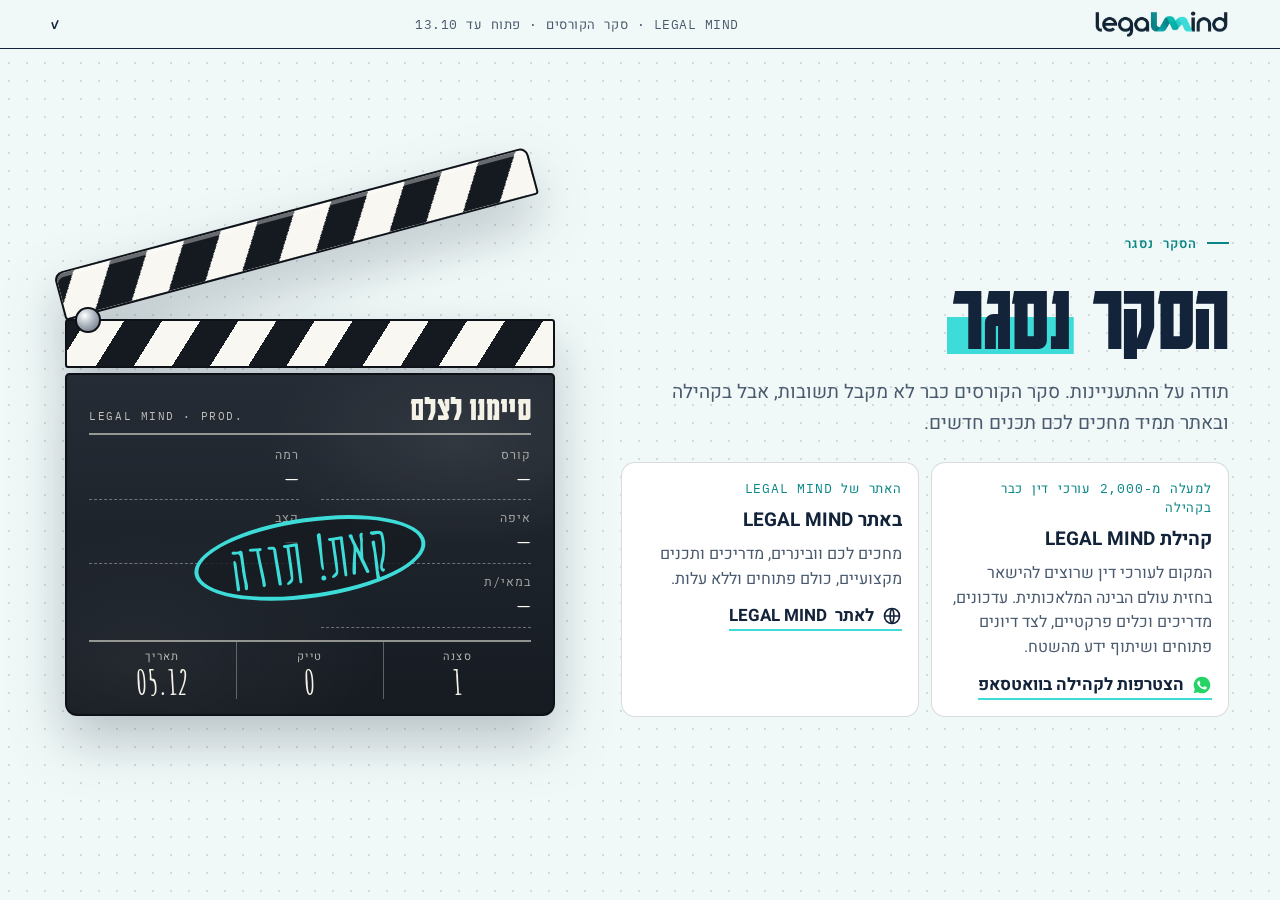
<file: courses-2026-preview/index.html>
<!doctype html>
<html lang="he" dir="rtl">
<head>
<meta charset="utf-8">
<meta name="viewport" content="width=device-width, initial-scale=1, viewport-fit=cover">
<meta property="og:image" content="og.png">
</head>
<body>
<title>סקר הקורסים של LEGAL MIND</title>
<meta name="description" content="12 שאלות קצרות שיעזרו לנו להחליט אילו קורסים לצלם ליוטיוב ולאתר, ואיך לבנות אותם.">
<meta property="og:title" content="סקר הקורסים של LEGAL MIND">
<meta property="og:description" content="12 שאלות קצרות שיעזרו לנו להחליט אילו קורסים לצלם ליוטיוב ולאתר, ואיך לבנות אותם.">
<link rel="preconnect" href="https://fonts.googleapis.com">
<link rel="preconnect" href="https://fonts.gstatic.com" crossorigin>
<link rel="stylesheet" href="https://fonts.googleapis.com/css2?family=Karantina:wght@400;700&family=Frank+Ruhl+Libre:wght@700;900&family=Heebo:wght@400;500;700;800;900&family=IBM+Plex+Mono:wght@400;500;600&family=Amatic+SC:wght@700&display=swap">
<style>
/* Layout: a working desk seen from above. Top rail + bottom rail frame every page; each question pairs a live object (prop) with the answers. */
:root{
  --paper:#F1F9F8;      /* very light turquoise ground, keeps the logo in its true colours */
  --sheet:#FFFFFF;
  --ink:#13233A;        /* logo navy */
  --ink-2:#4A5A6E;
  --teal-d:#0A8686;     /* logo teal, dark */
  --teal:#0BB5AD;       /* logo teal, mid */
  --teal-l:#3DDCD8;     /* logo teal, light */
  --mint:#CDF3F0;       /* selection fill */
  --kraft:#D9B98A;      /* case folder */
  --kraft-d:#B8945F;
  --stamp:#A4432F;      /* rubber-stamp red, from the landing page */
  --wood:#8A5A34;
  --note:#FFF1A6;
  --line:rgba(19,35,58,.16);
  --display:"Karantina","Heebo",system-ui,sans-serif;
  --body:"Heebo",system-ui,sans-serif;
  --mono:"IBM Plex Mono","Heebo",ui-monospace,monospace;
  --hand:"Amatic SC","Heebo",cursive;
  --gut:clamp(16px,4vw,56px);
  --ease:cubic-bezier(.2,.8,.2,1);
  --spring:cubic-bezier(.34,1.56,.64,1);
  color-scheme:light;
}
*{box-sizing:border-box}
html,body{height:100%}
body{direction:rtl;margin:0;background:var(--paper);color:var(--ink);font-family:var(--body);-webkit-font-smoothing:antialiased;overflow:hidden}
button,input,textarea{font:inherit;color:inherit}
.ltr{direction:ltr;unicode-bidi:isolate}
:focus-visible{outline:3px solid var(--teal);outline-offset:3px}

/* ---------- frame ---------- */
.app{position:fixed;inset:env(safe-area-inset-top,0px) 0 env(safe-area-inset-bottom,0px) 0;display:grid;grid-template-rows:auto minmax(0,1fr) auto;grid-template-columns:minmax(0,1fr);
  background-color:var(--paper);background-image:radial-gradient(rgba(19,35,58,.14) 1px,transparent 1.3px);background-size:18px 18px}
.rail{display:flex;align-items:center;justify-content:space-between;gap:12px;padding:10px var(--gut);font-family:var(--mono);font-size:13px;letter-spacing:.04em;color:var(--ink-2);background:var(--paper);position:relative;z-index:5}
.rail-top{border-bottom:1.5px solid var(--ink)}
.rail-top .logo{height:28px;width:auto;display:block}
.rail-top .meta{flex:1;text-align:center;white-space:nowrap;overflow:hidden;text-overflow:ellipsis}
.counter{font-weight:600;color:var(--ink);font-variant-numeric:tabular-nums}
.rail-bottom{border-top:1.5px solid var(--ink);padding-block:10px}
.rail-bottom[hidden]{display:none}
.ticks{display:flex;gap:4px;flex:1;max-width:340px;margin-inline:16px}
.ticks i{flex:1;height:7px;border-radius:4px;border:1.5px solid var(--ink);background:transparent;transition:background .4s var(--ease)}
.ticks i.on{background:var(--teal-l)}
.demo-flag{position:absolute;top:100%;left:50%;transform:translate(-50%,8px);background:var(--ink);color:#fff;font-family:var(--mono);font-size:12px;padding:3px 10px;white-space:nowrap}

/* ---------- pages ---------- */
.pages{position:relative;overflow:hidden}
.page{position:absolute;inset:0;overflow-y:auto;overflow-x:hidden;padding:clamp(14px,3vh,36px) var(--gut);
  opacity:0;visibility:hidden;transform:translateX(-36px);transition:opacity .45s var(--ease),transform .55s var(--ease),visibility 0s .55s}
.page.on{opacity:1;visibility:visible;transform:none;transition:opacity .45s var(--ease),transform .55s var(--ease)}
.page.out{opacity:0;visibility:visible;transform:translateX(36px)}
.page.rev{transform:translateX(36px)}
.page.rev.out{transform:translateX(-36px)}

/* ---------- type ---------- */
.eyebrow{font-family:var(--mono);font-size:13px;font-weight:600;letter-spacing:.08em;color:var(--teal-d);display:flex;align-items:center;gap:10px}
.eyebrow::before{content:"";width:22px;height:2px;background:currentColor}
.title{font-family:var(--display);font-weight:700;line-height:.95;margin:0;font-size:clamp(54px,9.5vw,96px);letter-spacing:-.005em;text-wrap:balance}
.sub{margin:0;font-size:clamp(17px,1.6vw,19px);line-height:1.6;color:var(--ink-2);max-width:56ch}
mark.hl{color:inherit;background:linear-gradient(transparent 52%,var(--teal-l) 52%,var(--teal-l) 90%,transparent 90%) no-repeat 100% 0/0% 100%;
  -webkit-box-decoration-break:clone;box-decoration-break:clone;padding-inline:.04em}
.on mark.hl{animation:marker .8s .35s var(--ease) forwards}
@keyframes marker{to{background-size:100% 100%}}
.hand{font-family:var(--hand);font-weight:700;font-size:30px;line-height:1;color:var(--ink)}

/* ---------- buttons ---------- */
.btn{appearance:none;cursor:pointer;display:inline-flex;align-items:center;gap:10px;border:2px solid var(--ink);border-radius:14px;background:var(--sheet);color:var(--ink);
  font-family:var(--body);font-weight:700;font-size:18px;padding:12px 22px;min-height:48px;box-shadow:0 4px 0 var(--ink);transition:transform .15s var(--ease),box-shadow .15s var(--ease),background .2s;text-decoration:none}
.btn:hover:not(:disabled){transform:translateY(-2px);box-shadow:0 6px 0 var(--ink)}
.btn:active:not(:disabled){transform:translateY(3px);box-shadow:0 1px 0 var(--ink)}
.btn-go{background:var(--teal-l)}
.btn-go.ready{animation:nudge 1.6s var(--ease) infinite}
@keyframes nudge{0%,70%,100%{transform:none}80%{transform:translateX(-4px)}90%{transform:translateX(0)}}
.btn:disabled{cursor:not-allowed;background:transparent;color:rgba(19,35,58,.4);border-style:dashed;border-color:rgba(19,35,58,.35);box-shadow:none}
.btn-quiet{border-color:transparent;box-shadow:none;background:transparent;font-weight:500;padding-inline:8px}
.btn-quiet:hover:not(:disabled){box-shadow:none;transform:none;text-decoration:underline}

/* ---------- question layout ---------- */
.q-grid{min-height:100%;display:grid;grid-template-columns:1fr;grid-template-rows:auto 1fr;gap:clamp(10px,2vh,22px);max-width:1180px;margin-inline:auto}
.prop-zone{position:relative;height:clamp(200px,33vh,320px);container-type:size;display:grid;place-items:center;pointer-events:none}
.q-main{display:flex;flex-direction:column;gap:clamp(12px,2vh,20px);align-content:start;min-width:0;padding-bottom:12px}
@media (min-width:900px){
  .q-grid{grid-template-columns:minmax(0,1.08fr) minmax(0,.92fr);grid-template-rows:1fr;align-items:center;gap:clamp(24px,4vw,64px)}
  .prop-zone{order:2;height:min(62vh,560px)}
  .q-main{order:1;padding-bottom:0}
}
.prop-zone.none{display:none}
@media (min-width:900px){ .q-grid.solo{grid-template-columns:minmax(0,760px);justify-content:center} }

/* ---------- options ---------- */
.opts{display:grid;gap:10px}
.opts.cards{grid-template-columns:repeat(2,minmax(0,1fr))}
.opt{position:relative;display:flex;align-items:center;gap:14px;width:100%;text-align:start;cursor:pointer;background:linear-gradient(180deg,#FFFFFF,#F6FBFB);border:1.5px solid var(--ink);border-radius:14px;box-shadow:0 4px 0 var(--ink),0 8px 16px rgba(19,35,58,.08);margin-bottom:4px;
  padding:15px 16px;min-height:56px;font-size:clamp(17px,1.5vw,19px);font-weight:500;line-height:1.35;transition:background .2s,transform .18s var(--ease),box-shadow .18s var(--ease)}
.on .opt{animation:rise .5s var(--ease) backwards}
@keyframes rise{from{opacity:0;transform:translateY(12px)}}
.opt:hover{transform:translateY(-2px);box-shadow:0 6px 0 var(--ink),0 12px 20px rgba(19,35,58,.10)}
.opt:active{transform:translateY(3px);box-shadow:0 1px 0 var(--ink)}
.opt[aria-checked="true"]{background:linear-gradient(180deg,#E2FAF8,var(--mint));box-shadow:0 2px 0 var(--ink),0 0 0 4px rgba(61,220,216,.35);transform:translateY(2px)}
.key{flex:none;width:30px;height:30px;display:grid;place-items:center;border:1.5px solid var(--ink);border-radius:8px;font-family:var(--mono);font-size:14px;font-weight:600;background:var(--paper);transition:background .2s}
.opt[aria-checked="true"] .key{background:var(--ink);color:#fff}
.ico{flex:none;width:34px;height:34px;display:grid;place-items:center;background:#fff;border:1.5px solid var(--line);border-radius:9px}
.ico svg{width:22px;height:22px}
.opt .tick{margin-inline-start:auto;font-weight:800;opacity:0;transform:scale(.5);transition:.25s var(--spring)}
.opt[aria-checked="true"] .tick{opacity:1;transform:none}
.opts.cards .opt{flex-direction:column;align-items:flex-start;min-height:104px;justify-content:space-between}
.opts.cards .opt .tick{position:absolute;top:12px;inset-inline-end:14px}
.opts.chips{display:flex;flex-wrap:wrap}
.opts.chips .opt{width:auto;border-radius:999px;padding:11px 20px}
.opts.chips .opt .key{display:none}
.other-wrap{display:none}
.other-wrap.show{display:block}
.q-hint{margin:0;font-family:var(--body);font-weight:600;font-size:clamp(22px,2.4vw,28px);line-height:1.35;color:var(--teal-d)}
.other-hint{margin:10px 2px 0;font-size:clamp(20px,2vw,24px);font-weight:600;line-height:1.4;color:var(--ink-2)}
.inline-next{display:none;justify-content:flex-end}
.inline-next.show{display:flex}
.inline-next .btn{min-width:150px;justify-content:center}
.other-hint b{color:var(--ink);background:var(--mint);border-radius:6px;padding:1px 6px;white-space:nowrap}
.other-in,.field input,.open-in{width:100%;border:1.5px solid var(--ink);background:var(--sheet);padding:14px 15px;font-size:18px;outline:none;border-radius:12px;transition:box-shadow .2s}
.other-in:focus,.field input:focus,.open-in:focus{box-shadow:0 0 0 4px rgba(61,220,216,.45)}
.err{min-height:1.3em;color:var(--stamp);font-weight:600;font-size:15px}
.hint{font-family:var(--mono);font-size:14px;color:var(--ink-2)}
.scale{display:grid;grid-template-columns:repeat(10,minmax(0,1fr));gap:6px}
.scale .opt{justify-content:center;padding:14px 0;font-family:var(--mono);font-weight:600;font-size:19px}
.scale-ends{display:flex;justify-content:space-between;font-family:var(--mono);font-size:14px;color:var(--ink-2)}
.open-in{min-height:140px;resize:vertical;line-height:1.7}
@media (max-width:560px){ .opts.cards{grid-template-columns:1fr} .opts.cards .opt{min-height:0;flex-direction:row;align-items:center} .opts.cards .opt .tick{position:static} .scale{grid-template-columns:repeat(5,minmax(0,1fr))} }

/* ---------- welcome ---------- */
.page.welcome{padding-block:0}
.hero{width:100%;max-width:1180px;min-height:100%;margin-inline:auto;display:grid;grid-template-columns:minmax(0,1fr);align-content:center;gap:clamp(28px,5vh,48px);padding-block:clamp(28px,5vh,56px)}
.hero-visual{display:flex;justify-content:center;container-type:inline-size;width:min(100%,430px);margin-inline:auto}
.hero-visual .prop{font-size:calc(100cqw / 23)}
.hero-copy{display:flex;flex-direction:column;align-items:center;text-align:center;gap:clamp(16px,2.6vh,26px);min-width:0}
.hero-copy>*{max-width:100%}
.hero-head{font-family:var(--display);font-weight:700;font-size:clamp(60px,15vw,128px);line-height:.9;margin:0;text-wrap:balance;letter-spacing:-.005em}
.hero-head .ltr{color:var(--teal-d)}
.hero-q{font-family:var(--display);font-weight:700;font-size:clamp(34px,7.4vw,58px);line-height:1;margin:0;color:var(--ink)}
.hero-cta{display:flex;flex-direction:column;align-items:center;gap:22px;margin-top:6px}
.hero-cta .hand{transform:rotate(-2deg);position:relative}
.hero-cta .hand svg{position:absolute;inset-inline:0;bottom:-8px;width:100%;height:10px}
.hero-cta .hand path{fill:none;stroke:var(--teal);stroke-width:3;stroke-linecap:round;stroke-dasharray:200;stroke-dashoffset:200}
.on .hero-cta .hand path{animation:draw 1s 1.2s var(--ease) forwards}
@media (min-width:900px){
  .hero{grid-template-columns:minmax(0,1.1fr) minmax(0,.9fr);align-items:center;gap:clamp(30px,5vw,80px)}
  .hero-copy{order:1;align-items:flex-start;text-align:start}
  .hero-visual{order:2;width:min(100%,520px)}
  .hero-cta{align-items:flex-start}
}

/* ---------- details & thanks ---------- */
.form{display:grid;gap:14px}
.row2{display:grid;grid-template-columns:1fr 1fr;gap:12px}
@media (max-width:520px){ .row2{grid-template-columns:1fr} }
.field label{display:block;font-weight:700;font-size:16px;margin-bottom:6px}
.field .req{color:var(--teal-d)}
.field input[type=email],.field input[type=tel]{direction:ltr;text-align:right}
.field.bad input{border-color:var(--stamp);box-shadow:4px 4px 0 rgba(164,67,47,.25)}
.consent{display:flex;gap:12px;align-items:flex-start;cursor:pointer;font-size:17px;line-height:1.55}
.consent input{appearance:none;flex:none;width:28px;height:28px;margin:2px 0 0;border:2px solid var(--ink);border-radius:8px;background:var(--sheet);display:grid;place-items:center;cursor:pointer}
.consent input::after{content:"";width:12px;height:7px;border-inline-start:3px solid var(--ink);border-bottom:3px solid var(--ink);transform:rotate(-45deg) scale(0);margin-top:-3px;transition:.2s var(--spring)}
.consent input:checked{background:var(--teal-l)}
.consent input:checked::after{transform:rotate(-45deg) scale(1)}
.link{background:none;border:0;padding:0;color:var(--teal-d);font-weight:700;text-decoration:underline;text-underline-offset:3px;cursor:pointer}
.notice{margin:0;font-size:15px;line-height:1.6;color:var(--ink-2)}
.missing{font-family:var(--mono);font-size:14px;color:var(--ink-2)}
.hp{position:absolute;inset-inline-start:-9999px;width:1px;height:1px;overflow:hidden}

.thanks .q-main{gap:16px}
.ends{display:grid;grid-template-columns:repeat(2,minmax(0,1fr));gap:12px;margin-top:8px}
@media (max-width:620px){ .ends{grid-template-columns:1fr} }
.end{background:var(--sheet);border:1.5px solid var(--line);border-radius:14px;padding:16px;display:flex;flex-direction:column;gap:8px}
.end .e-eyebrow{font-family:var(--mono);font-size:13px;letter-spacing:.06em;color:var(--teal-d)}
.end h3{margin:0;font-size:19px}
.end p{margin:0;font-size:16px;line-height:1.55;color:var(--ink-2)}
.end a{align-self:flex-start;margin-top:4px;font-weight:700;font-size:17px;color:var(--ink);text-decoration:none;border-bottom:2px solid var(--teal-l);padding-bottom:1px;display:inline-flex;gap:8px;align-items:center}
.end a:hover{border-color:var(--ink)}
.end svg{width:20px;height:20px}

/* ---------- privacy modal ---------- */
.modal{position:fixed;inset:0;z-index:50;display:grid;place-items:center;padding:16px;background:rgba(19,35,58,.55)}
.modal[hidden]{display:none}
.modal-box{background:var(--sheet);border:2px solid var(--ink);border-radius:16px;overflow:hidden;box-shadow:0 6px 0 var(--ink);max-width:680px;width:100%;max-height:84vh;display:flex;flex-direction:column}
.modal-head{display:flex;justify-content:space-between;align-items:center;padding:10px 14px;border-bottom:1.5px solid var(--ink);background:var(--mint);font-family:var(--mono);font-size:13px}
.modal-body{overflow-y:auto;padding:18px 22px;line-height:1.75;font-size:17px}
.modal-body h1{font-family:var(--display);font-size:44px;line-height:1;margin:0 0 6px}
.modal-body h2{font-size:17px;margin:18px 0 4px;color:var(--teal-d)}
.modal-foot{padding:12px 14px;border-top:1.5px solid var(--line)}

/* =================== PROPS =================== */
.prop{position:relative;font-size:min(4.3cqh,6.2cqw)}
/* each object fills its zone: sizes are tuned to the object's own proportions */
.p-folder{font-size:min(6cqh,4.8cqw)}.p-dialog{font-size:min(6.4cqh,4.8cqw)}.p-laptop{font-size:min(5.4cqh,4.4cqw)}
.p-stamp{font-size:min(6.6cqh,5.4cqw)}.p-scales{font-size:min(4.4cqh,4.7cqw)}.p-chat{font-size:min(5.6cqh,5cqw)}
.p-keys{font-size:min(4.8cqh,4.1cqw)}.p-cal{font-size:min(4.6cqh,6cqw)}.p-contract{font-size:min(4.3cqh,6cqw)}.p-note{font-size:min(5.6cqh,6cqw)}
.p-gavel{font-size:min(5.6cqh,5.4cqw)}.p-card{font-size:min(5.2cqh,4.1cqw)}
.btn{white-space:nowrap}.ticks{min-width:0}
@media (max-width:420px){.rail-bottom .ticks{margin-inline:8px}.rail-bottom .btn{padding-inline:16px}}
.idle-swing{transform-origin:50% 0;animation:swing 5.5s ease-in-out infinite}
@keyframes swing{0%,100%{transform:rotate(2.6deg)}50%{transform:rotate(-2.6deg)}}
.bump{animation:bump 1.2s var(--ease)}
@keyframes bump{0%{transform:rotate(0)}20%{transform:rotate(-7deg)}45%{transform:rotate(5deg)}70%{transform:rotate(-2deg)}100%{transform:rotate(0)}}
@keyframes draw{to{stroke-dashoffset:0}}
@keyframes popin{from{opacity:0;transform:scale(.7) rotate(-6deg)}}

/* membership card: a community member card (photo, name, member since, entry QR, gold seal). Floats in 3D, flips to the member profile when an answer lands. */
.p-card{width:22em;perspective:70em;position:relative;padding-bottom:1.6em}
.p-card::after{content:"";position:absolute;left:12%;right:12%;bottom:0;height:1.2em;border-radius:50%;background:radial-gradient(closest-side,rgba(19,35,58,.28),transparent);filter:blur(.2em);animation:floor 7s ease-in-out infinite}
@keyframes floor{0%,100%{transform:scaleX(1);opacity:.9}50%{transform:scaleX(.86);opacity:.6}}
.mc{position:relative;width:22em;height:13.87em;transform-style:preserve-3d;transition:transform 1.1s var(--spring);animation:hover3d 7s ease-in-out infinite}
.p-card.back .mc{transform:rotateY(180deg)}
@keyframes hover3d{0%,100%{rotate:x 9deg;translate:0 0}25%{rotate:y -11deg}50%{rotate:x -4deg;translate:0 -.5em}75%{rotate:y 10deg}}
.mc-face{position:absolute;inset:0;border-radius:1em;overflow:hidden;backface-visibility:hidden;-webkit-backface-visibility:hidden;
  box-shadow:0 1.2em 2.4em rgba(19,35,58,.24),0 .2em .5em rgba(19,35,58,.14),inset 0 0 0 .07em rgba(19,35,58,.14),inset 0 .12em 0 rgba(255,255,255,.95)}
.mc-front{background:radial-gradient(120% 100% at 0% 100%,#E3F6F4 0%,#FFFFFF 55%);display:grid;grid-template-columns:6.4em 1fr;grid-template-rows:2.9em 1fr 2em}
.mc-head{grid-column:1/3;display:flex;align-items:center;justify-content:space-between;padding:0 1.1em;background:linear-gradient(90deg,var(--teal-d),var(--teal) 55%,var(--teal-l));position:relative;overflow:hidden}
.mc-head::after{content:"";position:absolute;inset:0;background:repeating-linear-gradient(135deg,rgba(255,255,255,.12) 0 .3em,transparent .3em .7em)}
.mc-head span{position:relative;z-index:1;font-weight:800;font-size:.82em;color:#fff;letter-spacing:.02em}
.mc-head .ltr{font-family:var(--mono);font-weight:600;font-size:.6em;letter-spacing:.16em;opacity:.95}
.mc-photo{grid-row:2/3;margin:.8em 0 .4em 0;margin-inline-start:1em;border-radius:.5em;background:linear-gradient(180deg,#E6F7F6,#C4ECE9);border:.1em solid rgba(19,35,58,.18);overflow:hidden;display:flex;align-items:flex-end;justify-content:center;position:relative}
.mc-photo svg{width:4.6em}
.mc-photo .av-head,.mc-photo .av-body{fill:var(--ink)}
.mc-photo .av-collar{fill:#fff}
.mc-photo .av-tie{fill:var(--teal-d)}
.mc-info{grid-row:2/3;padding:.75em 1em .3em;display:flex;flex-direction:column;gap:.15em;min-width:0;position:relative}
.mc-info img{height:1.25em;width:auto;align-self:flex-start;margin-bottom:.35em}
.mc-label{font-family:var(--mono);font-size:.5em;letter-spacing:.12em;color:var(--ink-2)}
.mc-name{font-family:var(--display);font-weight:700;font-size:1.95em;line-height:1;white-space:nowrap;overflow:hidden;text-overflow:ellipsis;color:var(--ink)}
.mc-name.empty{color:rgba(19,35,58,.3)}
.mc-meta{display:flex;gap:1.2em;margin-top:.35em}
.mc-meta span{font-family:var(--mono);font-size:.5em;color:var(--ink-2);letter-spacing:.06em}
.mc-meta b{display:block;font-family:var(--body);font-size:1.6em;color:var(--ink);letter-spacing:0}
.mc-seal{direction:ltr;unicode-bidi:isolate;position:absolute;top:.9em;left:.9em;width:3.6em;height:3.6em;filter:drop-shadow(0 .12em .15em rgba(120,90,30,.35));animation:sealspin 18s linear infinite}
@keyframes sealspin{to{transform:rotate(360deg)}}

.mc-seal .inner{fill:none;stroke:#8A6A24;stroke-width:1.4;stroke-dasharray:2 2.4}
.mc-seal text{font-family:"IBM Plex Mono",monospace;font-size:7.4px;font-weight:600;fill:#5E4512;letter-spacing:.9px}
.mc-seal .scale{fill:none;stroke:#5E4512;stroke-width:2.6;stroke-linecap:round;stroke-linejoin:round}
.mc-qr{position:absolute;bottom:2.45em;inset-inline-end:1.15em;width:3em;height:3em;display:grid;grid-template-columns:repeat(9,1fr);gap:.05em;padding:.22em;background:#fff;border:.08em solid rgba(19,35,58,.22);border-radius:.3em;z-index:2}
.mc-qr i{background:var(--ink);border-radius:.04em}
.mc-qr i.o{background:transparent}
.mc-art{position:absolute;inset:2.9em 0 2em;width:100%;height:calc(100% - 4.9em);pointer-events:none}
.mc-art .g{fill:none;stroke:var(--teal);stroke-width:.5;opacity:.35}
.mc-art .w{fill:none;stroke-linecap:round}
.mc-photo,.mc-info,.mc-foot{position:relative;z-index:1}
.mc-foot{grid-column:1/3;background:rgba(255,255,255,.85);display:flex;align-items:center;justify-content:space-between;padding:0 1.1em;border-top:.08em dashed rgba(19,35,58,.2);font-family:var(--mono);font-size:.5em;color:var(--ink-2);letter-spacing:.1em}
.mc-sheen{position:absolute;inset:-50% -40%;background:linear-gradient(115deg,transparent 42%,rgba(255,255,255,.75) 49%,rgba(255,255,255,.15) 53%,transparent 58%);animation:sheen 6.5s ease-in-out infinite;pointer-events:none;z-index:3}
@keyframes sheen{0%,55%{transform:translateX(55%)}80%,100%{transform:translateX(-55%)}}
.mc-back{transform:rotateY(180deg);background:linear-gradient(160deg,#F7FDFD,#E2F6F4);display:flex;flex-direction:column}
.mc-back .mc-head{height:2.9em;flex:none}
.mc-sign{margin:.8em 1.1em .5em;flex:1;border-radius:.45em;padding:.6em .8em;background:repeating-linear-gradient(135deg,#FFFFFF 0 .45em,#F0F9F8 .45em .9em);box-shadow:inset 0 0 0 .07em rgba(19,35,58,.18)}
.mc-sign .b-fields{display:grid;grid-template-columns:1fr 1fr;gap:.35em .9em}
.mc-sign .sf-value{font-family:var(--hand);font-size:1.25em;font-weight:700;line-height:1.05}
.mc-back .mc-foot{height:2em;flex:none}
.b-fields{display:flex;flex-direction:column;gap:.45em;min-width:0}
.sf{border-bottom:.08em dashed rgba(19,35,58,.3);padding-bottom:.2em;min-width:0}
.sf-label{display:block;font-family:var(--mono);font-size:.55em;letter-spacing:.08em;color:var(--ink-2)}
.sf-value{display:block;font-weight:700;font-size:.8em;white-space:nowrap;overflow:hidden;text-overflow:ellipsis}
.sf-current .sf-label{color:var(--teal-d)}
.sf-pop .sf-value{animation:sfpop .7s var(--spring)}
@keyframes sfpop{0%{background:var(--teal-l);transform:scale(.6)}100%{background:transparent;transform:none}}

/* folder */
.p-folder{width:20em;height:15em;position:relative}
.p-folder .f-back{position:absolute;inset:1.6em 0 0;background:var(--kraft-d);border-radius:.4em}
.p-folder .f-tab{position:absolute;top:-1.6em;inset-inline-start:1.2em;height:1.7em;padding:0 1em;background:var(--kraft-d);border-radius:.4em .4em 0 0;font-family:var(--mono);font-size:.62em;display:flex;align-items:center;color:#3B2A12;font-weight:600}
.p-folder .f-paper{position:absolute;inset:.4em 1.2em 3em;background:#fff;box-shadow:0 .2em .6em rgba(0,0,0,.15);padding:.9em 1em;display:flex;flex-direction:column;gap:.5em;animation:peek 6s ease-in-out infinite}
@keyframes peek{0%,100%{transform:translateY(0)}50%{transform:translateY(-.5em)}}
.p-folder .f-title{font-family:var(--mono);font-size:.62em;font-weight:600;letter-spacing:.08em;border-bottom:.12em solid var(--ink);padding-bottom:.4em}
.p-folder .f-front{position:absolute;inset:6.4em 0 0;background:linear-gradient(180deg,var(--kraft),#CFAD7B);border-radius:.3em .3em .4em .4em;box-shadow:0 -.1em .3em rgba(0,0,0,.12),0 1.2em 2em rgba(19,35,58,.18)}
.p-folder .f-front span{position:absolute;bottom:1.1em;inset-inline-end:1.2em;border:.16em solid var(--stamp);color:var(--stamp);font-weight:800;font-size:1em;padding:.1em .6em;transform:rotate(-8deg);opacity:.85;letter-spacing:.1em}

/* dialog */
.p-dialog{width:19em;position:relative;animation:popin .6s var(--spring) .2s both;transform:rotate(2.5deg)}
.d-win{background:#fff;border:.13em solid var(--ink);box-shadow:.35em .35em 0 var(--ink)}
.d-bar{display:flex;align-items:center;gap:.6em;padding:.4em .7em;background:var(--teal-l);border-bottom:.13em solid var(--ink);font-family:var(--mono);font-size:.62em;font-weight:600}
.d-dots{display:flex;gap:.35em;direction:ltr}
.d-dots i{width:.75em;height:.75em;border:.12em solid var(--ink);border-radius:50%;background:#fff}
.d-body{display:flex;gap:.8em;align-items:flex-start;padding:1em 1em .6em}
.d-icon{flex:none;width:2.2em;height:2em;display:grid;place-items:end center;font-weight:900;font-size:1em;color:#fff;background:var(--ink);clip-path:polygon(50% 0,100% 100%,0 100%);padding-bottom:.15em}
.d-msg{margin:0;font-size:.82em;line-height:1.45}
.d-actions{display:flex;justify-content:flex-start;padding:0 1em .9em}
.d-btn{border:.12em solid var(--ink);padding:.2em 1.4em;font-size:.75em;font-weight:700;background:var(--paper);transition:background .15s}
.d-cursor{position:absolute;width:1.9em;fill:#fff;stroke:var(--ink);stroke-width:1.6;left:70%;top:110%;animation:cursor 5s var(--ease) 1s infinite}
@keyframes cursor{0%{left:78%;top:118%}35%,55%{left:calc(100% - 4.2em);top:calc(100% - 1.6em)}45%{transform:scale(.82)}50%{transform:none}100%{left:78%;top:118%}}
.p-dialog.ping .d-win{animation:shake .5s var(--ease)}
@keyframes shake{25%{transform:translateX(-.3em)}50%{transform:translateX(.3em)}75%{transform:translateX(-.15em)}}

/* stamp */
.p-stamp{width:17em;height:13em;position:relative}
.s-paper{position:absolute;inset:0;background:#fff;transform:rotate(-3deg);box-shadow:0 1em 2em rgba(19,35,58,.18);padding:1.6em 1.4em;display:flex;flex-direction:column;gap:.8em}
.s-paper i{display:block;height:.45em;background:#E3E9EE}
.s-paper i:nth-child(2){width:80%}.s-paper i:nth-child(3){width:90%}.s-paper i:nth-child(4){width:55%}
.s-mark{position:absolute;left:50%;top:52%;transform:translate(-50%,-50%) rotate(-12deg);border:.28em double var(--stamp);color:var(--stamp);padding:.2em .8em;font-family:var(--display);font-weight:700;font-size:2.6em;letter-spacing:.04em;opacity:.88;white-space:nowrap;mix-blend-mode:multiply}
.on .s-mark,.s-mark.slam{animation:slam .55s var(--spring) .3s both}
@keyframes slam{0%{opacity:0;transform:translate(-50%,-50%) rotate(-12deg) scale(2.2)}60%{opacity:.95;transform:translate(-50%,-50%) rotate(-12deg) scale(.94)}100%{opacity:.88;transform:translate(-50%,-50%) rotate(-12deg) scale(1)}}

/* scales of justice */
.p-scales{width:19em}
.p-scales svg{width:100%;overflow:visible}
.p-scales .st{fill:none;stroke:var(--ink);stroke-width:5;stroke-linecap:round;stroke-linejoin:round}
.p-scales .bowl{fill:var(--teal-l);stroke:var(--ink);stroke-width:4}
.p-scales .knob{fill:var(--teal-d);stroke:var(--ink);stroke-width:4}
.p-scales .base{fill:var(--ink)}
.p-scales .beam{transform-box:view-box;transform-origin:120px 44px;transform:rotate(var(--tilt,0deg));transition:transform 1.1s var(--spring)}
.p-scales .pan-r{transform-box:view-box;transform-origin:204px 44px;transform:rotate(calc(var(--tilt,0deg) * -1));transition:transform 1.1s var(--spring)}
.p-scales .pan-l{transform-box:view-box;transform-origin:36px 44px;transform:rotate(calc(var(--tilt,0deg) * -1));transition:transform 1.1s var(--spring)}
.p-scales.idle .beam{animation:wob 4s ease-in-out infinite}
@keyframes wob{0%,100%{transform:rotate(-2deg)}50%{transform:rotate(2deg)}}
.p-scales .readout{text-align:center;font-family:var(--mono);font-size:.7em;margin-top:.4em;color:var(--ink-2)}

/* gavel */
.p-gavel{width:17em}
.p-gavel svg{width:100%;overflow:visible}
.gv-wood{fill:var(--wood);stroke:var(--ink);stroke-width:4}
.gv-band{fill:var(--teal-l);stroke:var(--ink);stroke-width:3}
.gv-block{fill:#6B4426;stroke:var(--ink);stroke-width:4}
.gv-hammer{transform-box:view-box;transform-origin:226px 72px;transform:rotate(-24deg)}
.gv-hit path{fill:none;stroke:var(--teal-d);stroke-width:5;stroke-linecap:round;opacity:0}
.p-gavel.idle .gv-hammer{animation:knock 4.5s var(--ease) 1s infinite}
.p-gavel.idle .gv-hit path{animation:hit 4.5s var(--ease) 1s infinite}
.p-gavel.strike .gv-hammer{animation:knock1 .7s var(--ease)}
.p-gavel.strike .gv-hit path{animation:hit1 .7s var(--ease)}
@keyframes knock{0%,70%,100%{transform:rotate(-24deg)}78%{transform:rotate(4deg)}86%{transform:rotate(-24deg)}}
@keyframes hit{0%,76%,100%{opacity:0}80%{opacity:1}90%{opacity:0}}
@keyframes knock1{0%{transform:rotate(-24deg)}40%{transform:rotate(4deg)}100%{transform:rotate(-24deg)}}
@keyframes hit1{0%,30%{opacity:0}45%{opacity:1}80%,100%{opacity:0}}

/* keyboard corner */
.p-keys{width:22em;position:relative}
.kb{direction:ltr;background:linear-gradient(160deg,#D9DDE2,#AEB5BE);border-radius:1.2em;padding:.9em;box-shadow:0 1.6em 2.6em rgba(19,35,58,.28),inset 0 .15em 0 rgba(255,255,255,.7);transform:perspective(60em) rotateX(22deg) rotate(-12deg);display:grid;grid-template-columns:repeat(5,1fr);gap:.55em}
.kc{height:3.6em;border-radius:.55em;background:linear-gradient(180deg,#FBFBF9,#E6E4DD);border:.08em solid #C9C5BA;box-shadow:0 .32em 0 #ACA89C,0 .5em .8em rgba(19,35,58,.18);display:flex;align-items:flex-start;justify-content:flex-start;padding:.45em .55em;font-family:var(--mono);font-weight:600;font-size:.9em;color:#3A4656}
.kc.w2{grid-column:span 2}
.kc.hot{grid-column:span 2;background:linear-gradient(180deg,#86EEEA,var(--teal-l));border-color:var(--teal-d);box-shadow:0 .32em 0 var(--teal-d),0 .5em .8em rgba(19,35,58,.18);color:var(--ink);font-family:var(--display);font-size:1.45em;line-height:.95;direction:rtl;text-align:right;padding:.35em .45em;white-space:normal}
.p-keys.idle .kc.hot{animation:press 3.4s var(--ease) infinite}
.p-keys.press .kc.hot{animation:press1 .45s var(--ease)}
@keyframes press{0%,78%,100%{transform:none}84%{transform:translateY(.28em);box-shadow:0 .06em 0 var(--teal-d)}}
@keyframes press1{50%{transform:translateY(.28em);box-shadow:0 .06em 0 var(--teal-d)}}

/* chat */
.p-chat{width:18em;background:#fff;border:.13em solid var(--ink);box-shadow:.35em .35em 0 var(--ink);display:flex;flex-direction:column;gap:.6em;padding:0 0 1em}
.c-head{display:flex;align-items:center;gap:.6em;padding:.6em .8em;border-bottom:.12em solid var(--ink);font-weight:700;font-size:.8em}
.c-ava{width:2em;height:2em;border-radius:50%;background:var(--teal-l);border:.12em solid var(--ink);display:grid;place-items:center;font-family:var(--mono);font-size:.75em;font-weight:600}
.c-on{width:.55em;height:.55em;border-radius:50%;background:#22B07D;margin-inline-start:auto;box-shadow:0 0 0 .2em rgba(34,176,125,.2)}
.c-msg{max-width:82%;padding:.55em .8em;font-size:.82em;line-height:1.4;margin-inline:.8em}
.c-bot{align-self:flex-start;background:#EEF3F6;border-radius:.2em 1em 1em 1em;animation:popin .5s var(--spring) .3s both}
.c-me{align-self:flex-end;background:var(--teal-l);border:.1em solid var(--ink);border-radius:1em .2em 1em 1em;animation:popin .45s var(--spring) both}
.c-typing{align-self:flex-end;margin-inline:.8em;display:none;gap:.25em;padding:.5em .7em;background:#EEF3F6;border-radius:1em}
.c-typing.show{display:flex}
.c-typing i{width:.45em;height:.45em;border-radius:50%;background:var(--ink-2);animation:dots 1s infinite}
.c-typing i:nth-child(2){animation-delay:.15s}.c-typing i:nth-child(3){animation-delay:.3s}
@keyframes dots{0%,100%{opacity:.3;transform:none}50%{opacity:1;transform:translateY(-.2em)}}

/* calendar */
.p-cal{width:13em;position:relative;transform:rotate(3deg)}
.cal{background:#fff;box-shadow:0 1em 2em rgba(19,35,58,.2);position:relative;perspective:40em}
.cal-top{height:2.2em;background:var(--ink);display:flex;justify-content:space-around;align-items:center}
.cal-top i{width:.7em;height:1.6em;border-radius:.35em;background:linear-gradient(90deg,#9AA3AD,#F1F4F6,#9AA3AD);margin-top:-1.2em}
.cal-month{background:var(--teal);color:#fff;text-align:center;font-weight:800;font-size:1em;padding:.3em 0;letter-spacing:.05em}
.cal-day{text-align:center;font-family:var(--display);font-weight:700;font-size:6.4em;line-height:1;padding-top:.05em}
.cal-note{text-align:center;font-family:var(--mono);font-size:.62em;padding:0 0 1em;color:var(--ink-2)}
.cal-sheet{position:absolute;inset:2.2em 0 0;background:#fff;transform-origin:top;backface-visibility:hidden;opacity:0;border-top:.1em dashed #ccc}
.p-cal.flip .cal-sheet{animation:tear .9s var(--ease)}
@keyframes tear{0%{opacity:1;transform:rotateX(0)}100%{opacity:0;transform:rotateX(-110deg) translateY(-1em)}}

/* contract */
.p-contract{width:15em;transform:rotate(-2deg)}
.ct-page{background:#fff;box-shadow:0 1em 2em rgba(19,35,58,.18);padding:1.4em 1.3em 1.2em;display:flex;flex-direction:column;gap:.55em;position:relative}
.ct-page::before{content:"";position:absolute;inset:0 auto 0 1.6em;width:.08em;background:rgba(164,67,47,.35)}
.ct-title{font-family:var(--display);font-weight:700;font-size:1.9em;line-height:1;text-align:center;margin-bottom:.15em}
.ct-l{height:.42em;background:#E3E9EE}
.ct-l.hl{background:linear-gradient(90deg,var(--teal-l),var(--teal-l)) no-repeat right/0% 100%,#E3E9EE;animation:clause 1.4s var(--ease) .6s forwards}
@keyframes clause{to{background-size:100% 100%,auto}}
.ct-sign{margin-top:.6em;border-top:.1em solid var(--ink);padding-top:.3em;display:flex;flex-direction:column;align-items:flex-start}
.ct-sign svg{width:8em;height:2.4em;margin-top:-2.3em}
.ct-sign path{fill:none;stroke:var(--ink);stroke-width:2.6;stroke-linecap:round;stroke-dasharray:420;stroke-dashoffset:420}
.on .ct-sign path,.p-contract.sign .ct-sign path{animation:draw 1.6s var(--ease) .8s forwards}
.p-contract.sign .ct-sign path{animation:redraw 1.6s var(--ease) forwards}
@keyframes redraw{0%{stroke-dashoffset:420}100%{stroke-dashoffset:0}}
.ct-sign span{font-family:var(--mono);font-size:.55em;color:var(--ink-2)}
.ct-chips{display:flex;flex-wrap:wrap;gap:.3em;min-height:1.4em}
.ct-chips b{font-size:.6em;background:var(--mint);border:.1em solid var(--ink);padding:.1em .5em;font-weight:600;animation:popin .4s var(--spring) both}

/* sticky note */
.p-note{width:15em;min-height:13em;background:var(--note);padding:1.6em 1.3em 1.2em;transform:rotate(-3deg);box-shadow:0 1.2em 1.8em -1em rgba(19,35,58,.4),0 .1em .2em rgba(0,0,0,.08);position:relative;animation:sway 6s ease-in-out infinite;transform-origin:50% 0}
@keyframes sway{0%,100%{transform:rotate(-3deg)}50%{transform:rotate(-1.4deg)}}
.p-note::before{content:"";position:absolute;top:-.7em;left:50%;width:5em;height:1.4em;transform:translateX(-50%) rotate(2deg);background:rgba(61,220,216,.55)}
.n-title{font-family:var(--hand);font-weight:700;font-size:2em;line-height:1;margin:0 0 .3em}
.n-text{font-family:var(--hand);font-weight:700;font-size:1.6em;line-height:1.15;margin:0;color:#2B3A4E;min-height:2.4em;word-break:break-word}
.n-text:empty::before{content:"…";opacity:.4}

/* laptop */
.p-laptop{width:20em}
.lp-screen{background:var(--ink);border:.5em solid #2A3A50;border-radius:.8em .8em 0 0;aspect-ratio:16/10;position:relative;overflow:hidden;padding:1em}
.lp-lines{display:flex;flex-direction:column;gap:.5em;margin-top:3.6em}
.lp-lines i{height:.4em;background:rgba(255,255,255,.12)}
.lp-lines i:nth-child(2){width:70%}.lp-lines i:nth-child(3){width:85%}
.lp-toast{position:absolute;top:.8em;inset-inline:.8em;background:#fff;border-radius:.5em;padding:.6em .7em;display:flex;gap:.6em;align-items:flex-start;animation:toast .6s var(--spring) .5s both}
.lp-toast.in{animation:toast .6s var(--spring) both}
@keyframes toast{from{opacity:0;transform:translateY(-120%)}}
.lp-dot{flex:none;width:1.6em;height:1.6em;border-radius:.4em;background:var(--teal-l);border:.1em solid var(--ink)}
.lp-toast b{display:block;font-size:.7em}
.lp-toast p{margin:.1em 0 0;font-size:.68em;color:var(--ink-2)}
.lp-base{height:1em;background:linear-gradient(180deg,#C7CED6,#9AA4AE);border-radius:0 0 1.2em 1.2em;margin:0 -1.4em;position:relative}
.lp-base::after{content:"";position:absolute;top:0;left:50%;width:4em;height:.4em;transform:translateX(-50%);background:#8A949E;border-radius:0 0 .4em .4em}

/* ---------- studio props: clapper, camera, player, certificate ---------- */
.p-clap{font-size:min(4.5cqh,4.3cqw)}.p-cam{font-size:min(6.4cqh,4.3cqw)}.p-player{font-size:min(5.7cqh,4.3cqw)}.p-cert{font-size:min(5.6cqh,4.2cqw)}
/* a sweep of studio light across a surface (S.effects contains "sheen") */
.shine{position:absolute;inset:0;pointer-events:none;z-index:4;background:linear-gradient(110deg,transparent 36%,rgba(255,255,255,.55) 48%,rgba(255,255,255,.14) 54%,transparent 64%) no-repeat;background-size:260% 100%;background-position:130% 0;animation:shine 7.5s ease-in-out infinite}
@keyframes shine{0%,62%{background-position:130% 0}100%{background-position:-30% 0}}
body:not(.fx-sheen) .shine{display:none}
body.fx-sheen .s-paper::after,body.fx-sheen .cal::after,body.fx-sheen .lp-screen::after,body.fx-sheen .f-paper::after{content:"";position:absolute;inset:0;pointer-events:none;z-index:4;
  background:linear-gradient(110deg,transparent 36%,rgba(255,255,255,.6) 48%,rgba(255,255,255,.14) 54%,transparent 64%) no-repeat;background-size:260% 100%;background-position:130% 0;animation:shine 7.5s ease-in-out infinite}
@keyframes floatY{0%,100%{translate:0 0}50%{translate:0 -.45em}}

/* clapperboard: the companion. A chalk slate whose striped stick snaps shut on every answer; the story fields fill in chalk */
.p-clap{width:22em;position:relative;padding-top:1.4em;filter:drop-shadow(0 1.1em 1.2em rgba(19,35,58,.26))}
.p-clap.idle{animation:floatY 6.5s ease-in-out infinite}
.cl-stick,.cl-bar{height:2.2em;border:.12em solid #0E1218;background:repeating-linear-gradient(-58deg,#F8F7F1 0 1.45em,#151A21 1.45em 2.9em);position:relative}
.cl-stick{border-radius:.4em .4em .15em .15em;transform-origin:1em 100%;transform:rotate(-15deg);z-index:2;margin-bottom:.2em;box-shadow:inset 0 .18em 0 rgba(255,255,255,.35)}
.cl-bar{border-radius:.15em}
.p-clap.idle .cl-stick{animation:clapIdle 5s ease-in-out infinite}
@keyframes clapIdle{0%,100%{transform:rotate(-15deg)}50%{transform:rotate(-19deg)}}
.p-clap.clap .cl-stick{animation:clap .75s var(--ease)}
@keyframes clap{0%{transform:rotate(-15deg)}18%{transform:rotate(-24deg)}42%{transform:rotate(0deg)}52%{transform:rotate(-2.5deg)}62%{transform:rotate(0deg)}100%{transform:rotate(-15deg)}}
.cl-hinge{position:absolute;left:.45em;top:3.25em;width:1.15em;height:1.15em;border-radius:50%;z-index:3;background:radial-gradient(circle at 35% 30%,#FFFFFF,#AEB6C0 45%,#5E6875);border:.1em solid #0E1218}
.cl-dust{position:absolute;right:1.2em;top:3.2em;width:6em;height:2em;border-radius:50%;background:radial-gradient(closest-side,rgba(255,255,255,.95),rgba(255,255,255,0));opacity:0;pointer-events:none;z-index:3}
.p-clap.clap .cl-dust{animation:dust .75s ease-out}
@keyframes dust{0%,38%{opacity:0;transform:scale(.4)}48%{opacity:.9}100%{opacity:0;transform:scale(1.5) translateY(-.6em)}}
.cl-board{margin-top:.2em;color:#F5F2E8;position:relative;overflow:hidden;border:.12em solid #0E1218;border-radius:.2em .2em .55em .55em;padding:.75em 1em .65em;
  background:radial-gradient(40% 30% at 80% 20%,rgba(255,255,255,.07),transparent),radial-gradient(50% 40% at 15% 85%,rgba(255,255,255,.05),transparent),linear-gradient(180deg,#252C35,#161B22)}
.cl-head{display:flex;justify-content:space-between;align-items:baseline;gap:.6em;border-bottom:.1em solid rgba(245,242,232,.55);padding-bottom:.3em;margin-bottom:.5em}
.cl-head b{font-family:var(--display);font-size:1.55em;line-height:1;letter-spacing:.01em}
.cl-head span{font-family:var(--mono);font-size:.5em;letter-spacing:.14em;opacity:.75;white-space:nowrap}
.p-clap .cl-fields{display:grid;grid-template-columns:1fr 1fr;gap:.4em 1em}
.p-clap .sf{border-bottom:.08em dashed rgba(245,242,232,.38)}
.p-clap .sf-label{color:rgba(245,242,232,.62)}
.p-clap .sf-value{font-family:var(--hand);font-size:1.3em;font-weight:700;line-height:1.08;color:#FDFBF3}
.p-clap .sf-current .sf-label{color:var(--teal-l)}
.cl-foot{display:grid;grid-template-columns:repeat(3,1fr);margin-top:.55em;border-top:.1em solid rgba(245,242,232,.55)}
.cl-foot div{padding:.25em .4em 0;text-align:center;border-inline-start:.08em solid rgba(245,242,232,.32)}
.cl-foot div:first-child{border-inline-start:0}
.cl-foot span{display:block;font-family:var(--mono);font-size:.5em;letter-spacing:.12em;opacity:.7}
.cl-foot b{display:block;font-family:var(--hand);font-size:1.55em;line-height:1}
.cl-cut{position:absolute;left:50%;top:54%;z-index:3;transform:translate(-50%,-50%) rotate(-8deg);font-family:var(--hand);font-weight:700;font-size:2.7em;line-height:1;white-space:nowrap;color:var(--teal-l);border:.07em solid var(--teal-l);border-radius:50%;padding:.1em .55em;background:rgba(22,27,34,.82)}
.on .cl-cut{animation:slamc .6s var(--spring) .5s both}
@keyframes slamc{0%{opacity:0;transform:translate(-50%,-50%) rotate(-8deg) scale(2)}100%{opacity:1;transform:translate(-50%,-50%) rotate(-8deg) scale(1)}}
.cl-board .shine{opacity:.35}

/* camera: a studio camera with a flip-out monitor. The REC light blinks, the answer comes up on the monitor */
.p-cam{width:22em;position:relative;direction:ltr;padding-top:5.6em;padding-bottom:1.4em}
.p-cam.idle{animation:floatY 7s ease-in-out infinite}
.p-cam::after{content:"";position:absolute;left:14%;right:8%;bottom:0;height:1.1em;border-radius:50%;background:radial-gradient(closest-side,rgba(19,35,58,.3),transparent);filter:blur(.15em)}
.cam-body{position:relative;margin-left:5em;height:8em;border-radius:.9em 1.2em 1.2em .9em;border:.14em solid #0E1218;
  background:linear-gradient(180deg,#465366 0%,#2C3746 45%,#1D2632 100%);box-shadow:inset 0 .2em 0 rgba(255,255,255,.18),0 1em 1.6em rgba(19,35,58,.22)}
.cam-grip{position:absolute;right:.6em;top:1em;bottom:1em;width:2.3em;border-radius:.6em;background:repeating-linear-gradient(0deg,#141A22 0 .3em,#27313E .3em .6em)}
.cam-plate{position:absolute;left:1em;top:1.1em;font-family:var(--mono);font-size:.55em;font-weight:600;letter-spacing:.18em;color:#D7DEE6}
.cam-plate b{color:var(--teal-l)}
.cam-btns{position:absolute;left:1em;bottom:1em;display:flex;gap:.45em}
.cam-btns i{width:.9em;height:.9em;border-radius:50%;background:radial-gradient(circle at 35% 30%,#A8B2BE,#4A5563);border:.08em solid #0E1218}
.cam-btns i.rec{background:radial-gradient(circle at 35% 30%,#FF8A80,#C62828)}
.cam-tally{position:absolute;left:1em;top:2.4em;width:.8em;height:.8em;border-radius:50%;background:#FF3B30;box-shadow:0 0 .6em #FF3B30}
.p-cam .cam-tally,.cam-rec i{animation:blink 1.4s steps(1) infinite}
@keyframes blink{50%{opacity:.15}}
.cam-handle{position:absolute;left:1.6em;top:-1.6em;width:7.5em;height:1.7em;border:.55em solid #1D2632;border-bottom:0;border-radius:.7em .7em 0 0}
.cam-lens{position:absolute;left:.4em;top:calc(5.6em + .7em);width:5em;height:6.6em;border-radius:.4em 0 0 .4em;border:.14em solid #0E1218;
  background:repeating-linear-gradient(90deg,#1A212B 0 .5em,#2E3846 .5em .62em,#1A212B .62em 1em),linear-gradient(180deg,#38424F,#151B23)}
.cam-lens::before{content:"";position:absolute;left:1.6em;top:-.35em;bottom:-.35em;width:1.1em;border-radius:.3em;background:repeating-linear-gradient(180deg,#0B1016 0 .25em,#3A4552 .25em .4em);border:.1em solid #0E1218}
.cam-glass{position:absolute;left:-1.4em;top:calc(5.6em + .35em);width:2.6em;height:7.3em;border-radius:50%;border:.16em solid #0E1218;
  background:radial-gradient(40% 22% at 55% 30%,rgba(255,255,255,.85),transparent),radial-gradient(60% 50% at 50% 60%,#2C6E8F,#16304A 60%,#0A1420);box-shadow:inset 0 0 .5em rgba(61,220,216,.5)}
.cam-arm{position:absolute;left:12.6em;top:4.6em;width:1.2em;height:1.5em;background:#1D2632;border:.1em solid #0E1218;border-radius:.2em}
.cam-mon{position:absolute;right:0;top:0;width:11.4em;height:6em;padding:.35em;border-radius:.55em;border:.14em solid #0E1218;background:#1B2430;transform:rotate(-2.5deg);z-index:2;box-shadow:0 .6em 1em rgba(19,35,58,.25)}
.cam-screen{position:relative;height:100%;border-radius:.3em;overflow:hidden;direction:rtl;display:flex;flex-direction:column;justify-content:center;align-items:center;text-align:center;padding:.9em .6em .4em;color:#fff;
  background:radial-gradient(80% 90% at 30% 20%,#14707A,#0B3A4A 55%,#081E2B)}
.cam-screen::before{content:"";position:absolute;inset:.45em;border:.08em solid rgba(255,255,255,.35);border-radius:.15em;pointer-events:none;
  -webkit-mask:linear-gradient(#000 0 0) top/100% 22% no-repeat,linear-gradient(#000 0 0) bottom/100% 22% no-repeat;mask:linear-gradient(#000 0 0) top/100% 22% no-repeat,linear-gradient(#000 0 0) bottom/100% 22% no-repeat}
.cam-hud{position:absolute;top:.35em;left:.55em;right:.55em;display:flex;justify-content:space-between;align-items:center;direction:ltr;font-family:var(--mono);font-size:.48em;font-weight:600;letter-spacing:.08em}
.cam-rec{display:flex;align-items:center;gap:.35em}
.cam-rec i{width:.8em;height:.8em;border-radius:50%;background:#FF3B30}
.cam-label{font-family:var(--mono);font-size:.5em;letter-spacing:.06em;opacity:.8}
.cam-text{font-family:var(--display);font-weight:700;font-size:1.35em;line-height:1;margin-top:.15em;max-width:100%}
.cam-flash{position:absolute;inset:0;background:#fff;opacity:0;pointer-events:none}
.p-cam.snap .cam-flash{animation:flash .5s ease-out}
.p-cam.snap .cam-text{animation:sfpop .7s var(--spring)}
@keyframes flash{0%{opacity:.85}100%{opacity:0}}

/* video player: a lesson window with a play button, lower third and a progress bar that moves with the answers */
.p-player{width:22em;position:relative;background:#fff;border:.13em solid var(--ink);border-radius:.8em;overflow:hidden;box-shadow:.35em .35em 0 var(--ink),0 1.4em 2em rgba(19,35,58,.16)}
.p-player.idle{animation:floatY 7s ease-in-out infinite}
.pl-bar{display:flex;align-items:center;gap:.55em;padding:.4em .7em;border-bottom:.12em solid var(--ink);background:var(--paper);font-weight:700;font-size:.72em;white-space:nowrap;overflow:hidden}
.pl-bar .d-dots{flex:none}
.pl-bar .ltr{margin-inline-start:auto;font-family:var(--mono);font-size:.8em;color:var(--teal-d)}
.pl-video{position:relative;aspect-ratio:16/8.6;overflow:hidden;background:linear-gradient(135deg,#13233A 0%,#0C4652 55%,#0A8686 100%)}
.pl-board{position:absolute;right:1.2em;top:1em;width:8em;height:4.6em;background:#F4FBFA;border-radius:.25em;padding:.55em .6em;display:flex;flex-direction:column;gap:.38em;box-shadow:0 .3em .6em rgba(0,0,0,.25)}
.pl-board i{height:.32em;background:#C9DCDD;border-radius:.1em}
.pl-board i:first-child{width:60%;background:var(--teal)}
.pl-board i:nth-child(3){width:75%}
.pl-host{position:absolute;left:1.6em;bottom:0;width:5.4em}
.pl-host .av-head,.pl-host .av-body{fill:#0B1626}.pl-host .av-collar{fill:#E8F6F5}.pl-host .av-tie{fill:var(--teal-l)}
.pl-lower{position:absolute;right:0;bottom:.9em;max-width:78%;background:#fff;color:var(--ink);border-inline-start:.35em solid var(--teal-l);padding:.3em .7em;font-weight:700;font-size:.72em;line-height:1.25;white-space:nowrap;overflow:hidden;text-overflow:ellipsis}
.pl-lower.in{animation:lower .6s var(--ease)}
@keyframes lower{from{transform:translateX(105%)}}
.pl-play{position:absolute;left:50%;top:50%;width:3.4em;height:3.4em;margin:-1.7em 0 0 -1.7em;border-radius:50%;background:#fff;border:.13em solid var(--ink);box-shadow:0 .25em 0 var(--ink);display:grid;place-items:center;z-index:2}
.pl-play::before{content:"";position:absolute;inset:-.5em;border-radius:50%;border:.15em solid rgba(255,255,255,.7);animation:ring 2.4s ease-out infinite}
@keyframes ring{0%{transform:scale(.85);opacity:.9}100%{transform:scale(1.35);opacity:0}}
.pl-play svg{width:1.4em;height:1.4em;margin-left:.15em}
.pl-play .ic-pause{display:none}
.p-player.playing .pl-play .ic-play{display:none}.p-player.playing .pl-play .ic-pause{display:block}
.p-player.playing .pl-play{opacity:0;transform:scale(.6);transition:opacity .5s .6s,transform .5s .6s}
.p-player.press .pl-play{animation:press1 .4s var(--ease)}
.pl-ctrl{direction:ltr;padding:.55em .7em .6em;display:flex;flex-direction:column;gap:.4em}
.pl-track{position:relative;height:.5em;border-radius:.25em;background:#E3E9EE}
.pl-fill{position:absolute;left:0;top:0;bottom:0;width:var(--pg,18%);border-radius:.25em;background:linear-gradient(90deg,var(--teal),var(--teal-l));transition:width 1.3s var(--ease)}
.pl-knob{position:absolute;top:50%;left:var(--pg,18%);width:1em;height:1em;margin:-.5em 0 0 -.5em;border-radius:50%;background:#fff;border:.13em solid var(--ink);transition:left 1.3s var(--ease)}
.pl-chap{position:absolute;top:0;bottom:0;width:.12em;background:#fff}
.pl-row{display:flex;align-items:center;gap:.6em;font-family:var(--mono);font-size:.55em;color:var(--ink-2)}
.pl-row svg{width:1.7em;height:1.7em;fill:none;stroke:var(--ink);stroke-width:2.2;stroke-linecap:round;stroke-linejoin:round}
.pl-row .sp{margin-left:auto;display:flex;gap:.7em}

/* certificate: a course completion certificate with a gold seal that presses in on every answer */
.p-cert{width:22em;position:relative;transform:rotate(-2deg)}
.p-cert.idle{animation:floatY 7.5s ease-in-out infinite}
.ce-paper{position:relative;overflow:hidden;padding:.55em;border:.12em solid #C2A660;border-radius:.2em;box-shadow:0 1.2em 2em rgba(19,35,58,.2),0 .15em .4em rgba(19,35,58,.1);
  background:repeating-radial-gradient(circle at 50% 130%,rgba(10,134,134,.055) 0 .12em,transparent .12em .55em),linear-gradient(180deg,#FFFEF8,#FBF6E6)}
.ce-in{position:relative;border:.08em solid #C2A660;outline:.08em solid rgba(194,166,96,.5);outline-offset:-.3em;padding:.9em 1.2em .8em;text-align:center;display:flex;flex-direction:column;align-items:center;gap:.25em}
.ce-in img{height:1.25em;width:auto}
.ce-title{font-family:"Frank Ruhl Libre",Georgia,serif;font-weight:900;font-size:1.75em;line-height:1.05;color:var(--ink);letter-spacing:.01em}
.ce-sub{font-family:var(--mono);font-size:.48em;letter-spacing:.16em;color:#8A6A24}
.ce-to{font-size:.62em;color:var(--ink-2);margin-top:.2em}
.ce-name{font-family:var(--hand);font-weight:700;font-size:2em;line-height:1;min-width:6em;border-bottom:.05em solid rgba(19,35,58,.4);padding:0 .3em .05em}
.ce-name.empty{color:rgba(19,35,58,.3)}
.ce-for{font-size:.62em;color:var(--ink-2);max-width:100%;white-space:nowrap;overflow:hidden;text-overflow:ellipsis}
.ce-course{color:var(--ink);font-weight:700}
.ce-note{font-family:var(--hand);font-weight:700;font-size:1.25em;line-height:1.05;color:var(--teal-d);min-height:1.1em;max-width:100%;white-space:nowrap;overflow:hidden;text-overflow:ellipsis}
.ce-note.in{animation:sfpop .7s var(--spring)}
.ce-signs{width:100%;display:flex;justify-content:space-between;align-items:flex-end;margin-top:.35em;padding-inline-end:4.6em}
.ce-sig{display:flex;flex-direction:column;align-items:center;width:5.2em}
.ce-sig svg{width:5em;height:1.6em}
.ce-sig path{fill:none;stroke:var(--ink);stroke-width:2.4;stroke-linecap:round}
.ce-sig span{width:100%;border-top:.06em solid var(--ink);font-family:var(--mono);font-size:.42em;padding-top:.2em;color:var(--ink-2)}
.ce-corner{position:absolute;width:1.1em;height:1.1em;border:.14em solid var(--teal)}
.ce-corner.a{top:.3em;right:.3em;border-left:0;border-bottom:0}.ce-corner.b{top:.3em;left:.3em;border-right:0;border-bottom:0}
.ce-corner.c{bottom:.3em;right:.3em;border-left:0;border-top:0}.ce-corner.d{bottom:.3em;left:.3em;border-right:0;border-top:0}
.ce-seal{position:absolute;left:1.1em;bottom:.7em;width:4.4em;z-index:3;filter:drop-shadow(0 .15em .2em rgba(120,90,30,.4))}
.ce-seal svg{width:100%;overflow:visible}
.ce-seal text{font-family:"IBM Plex Mono",monospace;font-size:8.5px;font-weight:600;fill:#5E4512;letter-spacing:1.1px}
.on .ce-seal,.ce-seal.slam{animation:sealIn .6s var(--spring) .35s both}
@keyframes sealIn{0%{opacity:0;transform:scale(1.9) rotate(-25deg)}100%{opacity:1;transform:none}}

/* film-strip progress (S.effects contains "film") */
body.fx-film .ticks{gap:3px;background:#1A222D;border-radius:3px;padding:6px 5px;position:relative;max-width:380px}
body.fx-film .ticks::before,body.fx-film .ticks::after{content:"";position:absolute;left:4px;right:4px;height:2px;background:repeating-linear-gradient(90deg,#F1F9F8 0 4px,transparent 4px 9px)}
body.fx-film .ticks::before{top:2px}body.fx-film .ticks::after{bottom:2px}
body.fx-film .ticks i{height:12px;border:0;border-radius:1px;background:#3A4656}
body.fx-film .ticks i.on{background:linear-gradient(180deg,var(--teal-l),var(--teal))}

/* =================== DESIGN STYLES (S.style) ===================
   desk     : living office desk, dotted paper, condensed display type (default)
   document : elegant legal document, ruled paper, serif headlines
   minimal  : clean and quiet, plain ground, strong sans headlines
   bold     : colourful and loud, mint ground, thick outlines                */
body.style-document .app{background-color:#FAFCFC;background-image:repeating-linear-gradient(0deg,transparent 0 31px,rgba(10,134,134,.09) 31px 32px)}
body.style-document .title{font-family:"Frank Ruhl Libre",Georgia,serif;font-weight:900;line-height:1.05;font-size:clamp(40px,7vw,76px)}
body.style-document .hero .title{font-size:clamp(50px,11vw,120px)}
body.style-document .eyebrow{color:var(--ink-2)}
body.style-document mark.hl{background-image:linear-gradient(transparent 82%,var(--teal) 82%,var(--teal) 92%,transparent 92%)}
body.style-document .opt{box-shadow:0 2px 0 rgba(19,35,58,.5),0 6px 14px rgba(19,35,58,.06);border-color:rgba(19,35,58,.55)}
body.style-minimal .app{background-image:none;background-color:#F6FBFB}
body.style-minimal .title{font-family:var(--body);font-weight:900;letter-spacing:-.02em;line-height:1.08;font-size:clamp(34px,6vw,64px)}
body.style-minimal .hero .title{font-size:clamp(44px,9vw,104px)}
body.style-minimal .opt{border-color:rgba(19,35,58,.18);box-shadow:0 1px 2px rgba(19,35,58,.08)}
body.style-minimal .opt[aria-checked="true"]{border-color:var(--teal-d);box-shadow:0 0 0 3px rgba(61,220,216,.35)}
body.style-minimal .rail-top,body.style-minimal .rail-bottom{border-color:rgba(19,35,58,.15)}
body.style-bold .app{background-color:#E3F8F6;background-image:radial-gradient(rgba(10,134,134,.28) 1.4px,transparent 1.6px);background-size:22px 22px}
body.style-bold .opt{border-width:2.5px;box-shadow:0 6px 0 var(--ink)}
body.style-bold .opt[aria-checked="true"]{background:var(--teal-l)}
body.style-bold mark.hl{background-image:linear-gradient(transparent 40%,var(--teal-l) 40%,var(--teal-l) 95%,transparent 95%)}
body.style-bold .rail-top{background:var(--teal-l)}
body.style-bold .btn-go{background:var(--ink);color:#fff}

/* =================== CHOICES FROM THE INTERVIEW ===================
   S.background: mint (default) | white | dark      S.headingFont: condensed (default) | serif | modern
   S.buttons: raised (default) | flat | cards                                                         */
body.bg-white .app{background-color:#FFFFFF;background-image:radial-gradient(rgba(19,35,58,.08) 1px,transparent 1.3px)}
body.bg-white .rail{background:#FFFFFF}
body.bg-dark{--paper:#0E1B2C;--sheet:#15263B;--ink:#F2FAF9;--ink-2:#A9BCCB;--line:rgba(255,255,255,.16);--mint:#14454A}
body.bg-dark .app{background-color:#0E1B2C;background-image:radial-gradient(rgba(61,220,216,.14) 1px,transparent 1.3px)}
body.bg-dark .rail{background:#0E1B2C;border-color:rgba(255,255,255,.25)}
body.bg-dark .opt{background:linear-gradient(180deg,#1A2E46,#15263B);border-color:rgba(255,255,255,.35);box-shadow:0 4px 0 rgba(0,0,0,.55)}
body.bg-dark .btn{border-color:#F2FAF9;box-shadow:0 4px 0 rgba(0,0,0,.55)}
body.bg-dark .btn-go{color:#0B1626}
body.bg-dark .key{background:#0E1B2C;border-color:rgba(255,255,255,.4)}
body.font-serif .title,body.font-serif .hero-head,body.font-serif .hero-q{font-family:"Frank Ruhl Libre",Georgia,serif;font-weight:900;line-height:1.08}
body.font-serif .title{font-size:clamp(38px,6.6vw,72px)}
body.font-modern .title,body.font-modern .hero-head,body.font-modern .hero-q{font-family:var(--body);font-weight:900;letter-spacing:-.02em;line-height:1.08}
body.font-modern .title{font-size:clamp(34px,6vw,64px)}
body.buttons-flat .opt{box-shadow:none;border-width:1.5px;border-color:var(--line);background:var(--sheet)}
body.buttons-flat .opt:hover{transform:none;box-shadow:0 0 0 3px rgba(61,220,216,.25)}
body.buttons-flat .opt[aria-checked="true"]{transform:none;box-shadow:0 0 0 3px rgba(61,220,216,.45);border-color:var(--teal-d)}
body.buttons-cards .opts:not(.chips){grid-template-columns:repeat(2,minmax(0,1fr))}
body.buttons-cards .opts:not(.chips) .opt{flex-direction:column;align-items:flex-start;min-height:118px;justify-content:space-between;border-radius:18px}
body.buttons-cards .opts:not(.chips) .opt .key,body.buttons-cards .opts:not(.chips) .opt .ico{width:40px;height:40px;font-size:17px}
@media (max-width:560px){body.buttons-cards .opts:not(.chips){grid-template-columns:1fr}body.buttons-cards .opts:not(.chips) .opt{min-height:0;flex-direction:row;align-items:center}}

/* photo prop: a real picture as a framed print with tape, for people or places */
.p-photo{width:17em;background:#fff;padding:.8em .8em 2.6em;box-shadow:0 1.2em 2.2em rgba(19,35,58,.25),0 .15em .4em rgba(19,35,58,.12);transform:rotate(-3deg);position:relative;animation:sway 7s ease-in-out infinite;transform-origin:50% 0}
.p-photo img{display:block;width:100%;aspect-ratio:4/3;object-fit:cover;filter:saturate(1.05) contrast(1.03)}
.p-photo::before{content:"";position:absolute;top:-.8em;left:50%;width:5.5em;height:1.5em;transform:translateX(-50%) rotate(-3deg);background:rgba(61,220,216,.6)}
.p-photo .ph-cap{position:absolute;bottom:.55em;inset-inline:.8em;font-family:var(--hand);font-weight:700;font-size:1.7em;text-align:center;line-height:1;color:var(--navy)}
.p-photo{font-size:min(4.6cqh,5.4cqw)}

/* animation levels */
body.anim-low body.anim-low .p-note,body.anim-low .p-folder .f-paper,body.anim-low .p-scales.idle .beam,body.anim-low .p-gavel.idle *,body.anim-low .p-keys.idle .kc.hot,body.anim-low .d-cursor,body.anim-low .btn-go.ready{animation:none!important}
@media (prefers-reduced-motion:reduce){*,*::before,*::after{animation-duration:.01ms!important;animation-iteration-count:1!important;animation-delay:0s!important;transition-duration:.01ms!important}}
</style>

<div class="app" id="app">
  <header class="rail rail-top">
    <img class="logo" id="logo" alt="Legal Mind">
    <span class="meta" id="meta"></span>
    <span class="counter" id="counter"></span>
  </header>
  <main class="pages" id="pages" aria-live="polite"></main>
  <footer class="rail rail-bottom" id="nav" hidden>
    <button type="button" class="btn btn-quiet" id="back">→ חזרה</button>
    <div class="ticks" id="ticks" aria-hidden="true"></div>
    <button type="button" class="btn btn-go" id="next">המשך <span aria-hidden="true">←</span></button>
  </footer>
</div>
<div class="modal" id="modal" role="dialog" aria-modal="true" aria-labelledby="policy-title" hidden>
  <div class="modal-box">
    <div class="modal-head"><span>מדיניות פרטיות</span><button type="button" class="btn btn-quiet" data-close>סגירה ✕</button></div>
    <div class="modal-body" id="policy"></div>
    <div class="modal-foot"><button type="button" class="btn btn-go" data-close>הבנתי</button></div>
  </div>
</div>

<script>
window.SURVEY = {"id": "courses-2026-preview", "title": "סקר הקורסים של LEGAL MIND", "description": "12 שאלות קצרות שיעזרו לנו להחליט אילו קורסים לצלם ליוטיוב ולאתר, ואיך לבנות אותם.", "meta": "LEGAL MIND · סקר הקורסים · פתוח עד 13.10", "animation": "medium", "effects": ["sheen", "film"], "closeDate": "2026-10-13T23:59:00+03:00", "testMode": false, "logIp": false, "artifact": false, "story": {"fields": [{"label": "קורס", "from": "course"}, {"label": "רמה", "from": "level"}, {"label": "איפה", "from": "where"}, {"label": "קצב", "from": "pace"}, {"label": "במאי/ת", "from": "name"}]}, "welcome": {"kicker": "סקר הקורסים של LEGAL MIND", "title": "איזה קורס *נצלם* בשבילכם?", "text": "אנחנו מתכננים קורסים חדשים ליוטיוב ולאתר, ורוצים לבנות אותם יחד אתכם. שתי שאלות לדוגמה קצרות, תשובה אחת בכל שאלה.", "button": "יאללה, מתחילים", "note": "לוקח כ-3 דקות", "props": [{"type": "clapper", "heading": "סקר הקורסים"}]}, "questions": [{"id": "course", "title": "איזה *קורס* הייתם רוצים שנעלה ראשון?", "options": ["פרומפטים לעורכי דין, מאפס", "Claude מקצה לקצה: פרויקטים וסקילים", "AI בליטיגציה: מכתב טענות ועד סיכומים", "AI בעסקאות נדל״ן"], "otherPlaceholder": "איזה קורס?", "prop": {"type": "clapper", "heading": "הקורס הראשון"}}, {"id": "level", "title": "באיזו *רמה* לבנות את הקורס בשבילכם?", "options": ["מתחילים לגמרי", "כבר משתמשים בצ׳אט ורוצים להעמיק", "מתקדמים, רוצים לבנות סקילים ואוטומציות"], "otherPlaceholder": "איזו רמה?", "prop": {"type": "camera", "title": "רמת הקורס", "text": "מכוונים פוקוס…"}}], "collect": {"firstName": true, "lastName": true, "email": true, "phone": false, "marketingConsent": true}, "details": {"kicker": "כמעט סיימנו", "title": "רק *כמה פרטים*", "text": "חשוב לנו לשמוע את דעתכם. נתחשב בכל התשובות של חברי הקהילה כשנחליט אילו קורסים לצלם, ובאיזה סדר.", "button": "שליחת הסקר", "prop": {"type": "clapper", "heading": "בקרוב באולפן"}}, "thankYou": {"kicker": "התקבל", "title": "*תודה* שעניתם!", "text": "ערכנו את הסקר כדי לשמוע אתכם, חברי הקהילה, לפני שמתחילים לצלם. נעבור על כל התשובות, והן יקבעו אילו קורסים נעלה ליוטיוב ולאתר, ובאיזה סדר.", "closedTitle": "הסקר *נסגר*", "closedText": "תודה על ההתעניינות. סקר הקורסים כבר לא מקבל תשובות, אבל בקהילה ובאתר תמיד מחכים לכם תכנים חדשים.", "prop": {"type": "clapper", "heading": "סיימנו לצלם", "cut": "קאת! תודה"}}, "endpoint": "", "automation": {"notifyEmail": "", "sendConfirmation": false, "senderName": "Legal Mind"}, "consentMode": "notice", "privacyUrl": "https://www.legalmind.co.il/privacy.html", "policyVersion": "2026-06-24"};
window.PRIVACY_HTML = "<h1 id=\"policy-title\">מדיניות פרטיות<\/h1>\n<p>בהתאם לחוק הישראלי<\/p>\n<h2>8. איסוף נתונים<\/h2>\n<p>לצורך ניהול המועדון, אנו אוספים את המידע הבא שתמסור מיוזמתך: שם מלא, פרטי התקשרות (דוא&quot;ל, טלפון), נתוני גלישה באתר המועדון (Log data, Cookies), והיסטוריית תשלומים. המידע נשמר במאגרי המידע של המועדון (המאוחסנים בשרתי ענן מאובטחים של ספקי צד שלישי המאושרים על פי דין).<\/p>\n<h2>9. מטרת איסוף המידע ושימוש בו<\/h2>\n<p>המידע מיועד למטרות הבאות בלבד: (א) מתן הגישה לתכני המועדון. (ב) תפעול טכני וגבייה. (ג) דיוור מקצועי, עדכונים, הצעות שיווקיות רלוונטיות לפעילות המועדון (בכפוף לחוק התקשורת - ספאם). (ד) שיפור השירות והתאמת התכנים להעדפות החברים.<\/p>\n<h2>10. העברת מידע לצד שלישי<\/h2>\n<p>המועדון מתחייב לשמור על סודיות פרטיך ולא למכור או להעביר אותם לצד שלישי כלשהו למטרות שיווקיות. המידע יועבר לצד שלישי רק לצורך מתן השירות הטכני (כגון חברות סליקת אשראי, מערכת הדיוור ומערכת ניהול הלמידה - LMS), או במידה ויידרש לעשות כן על פי צו שיפוטי או דרישת רשות מוסמכת בישראל.<\/p>\n<p>מסמך זה נוסח בלשון זכר מטעמי נוחות בלבד, אך מתייחס לשני המינים כאחד.<\/p>";
window.LINKS = {"_source": "דף נחיתה ליגל מיינד גרסת צחי.html", "website": "https://www.legalmind.co.il/", "privacy": "https://www.legalmind.co.il/privacy.html", "accessibility": "https://www.legalmind.co.il/accessibility.html", "whatsappCommunity": "https://chat.whatsapp.com/H4QqSkRSKs8CCdWamiWj4Z", "linkedin": "https://www.linkedin.com/company/legal-mind-ai/", "facebook": "https://www.facebook.com/LegalMindAI", "endCards": [{"kind": "whatsapp", "eyebrow": "הקהילה", "badge": "למעלה מ-2,000 עורכי דין כבר בקהילה", "title": "קהילת LEGAL MIND", "text": "המקום לעורכי דין שרוצים להישאר בחזית עולם הבינה המלאכותית. עדכונים, מדריכים וכלים פרקטיים, לצד דיונים פתוחים ושיתוף ידע מהשטח.", "button": "הצטרפות לקהילה בוואטסאפ", "url": "https://chat.whatsapp.com/H4QqSkRSKs8CCdWamiWj4Z"}, {"kind": "site", "eyebrow": "האתר של LEGAL MIND", "title": "באתר LEGAL MIND", "text": "מחכים לכם וובינרים, מדריכים ותכנים מקצועיים, כולם פתוחים וללא עלות.", "button": "לאתר LEGAL MIND", "url": "https://www.legalmind.co.il/"}]};
window.LOGO = "[data-uri]";
window.ICONS = {"claude": {"label": "Claude", "fill": "#D97757", "path": "m4.7144 15.9555 4.7174-2.6471.079-.2307-.079-.1275h-.2307l-.7893-.0486-2.6956-.0729-2.3375-.0971-2.2646-.1214-.5707-.1215-.5343-.7042.0546-.3522.4797-.3218.686.0608 1.5179.1032 2.2767.1578 1.6514.0972 2.4468.255h.3886l.0546-.1579-.1336-.0971-.1032-.0972L6.973 9.8356l-2.55-1.6879-1.3356-.9714-.7225-.4918-.3643-.4614-.1578-1.0078.6557-.7225.8803.0607.2246.0607.8925.686 1.9064 1.4754 2.4893 1.8336.3643.3035.1457-.1032.0182-.0728-.164-.2733-1.3539-2.4467-1.445-2.4893-.6435-1.032-.17-.6194c-.0607-.255-.1032-.4674-.1032-.7285L6.287.1335 6.6997 0l.9957.1336.419.3642.6192 1.4147 1.0018 2.2282 1.5543 3.0296.4553.8985.2429.8318.091.255h.1579v-.1457l.1275-1.706.2368-2.0947.2307-2.6957.0789-.7589.3764-.9107.7468-.4918.5828.2793.4797.686-.0668.4433-.2853 1.8517-.5586 2.9021-.3643 1.9429h.2125l.2429-.2429.9835-1.3053 1.6514-2.0643.7286-.8196.85-.9046.5464-.4311h1.0321l.759 1.1293-.34 1.1657-1.0625 1.3478-.8804 1.1414-1.2628 1.7-.7893 1.36.0729.1093.1882-.0183 2.8535-.607 1.5421-.2794 1.8396-.3157.8318.3886.091.3946-.3278.8075-1.967.4857-2.3072.4614-3.4364.8136-.0425.0304.0486.0607 1.5482.1457.6618.0364h1.621l3.0175.2247.7892.522.4736.6376-.079.4857-1.2142.6193-1.6393-.3886-3.825-.9107-1.3113-.3279h-.1822v.1093l1.0929 1.0686 2.0035 1.8092 2.5075 2.3314.1275.5768-.3218.4554-.34-.0486-2.2039-1.6575-.85-.7468-1.9246-1.621h-.1275v.17l.4432.6496 2.3436 3.5214.1214 1.0807-.17.3521-.6071.2125-.6679-.1214-1.3721-1.9246L14.38 17.959l-1.1414-1.9428-.1397.079-.674 7.2552-.3156.3703-.7286.2793-.6071-.4614-.3218-.7468.3218-1.4753.3886-1.9246.3157-1.53.2853-1.9004.17-.6314-.0121-.0425-.1397.0182-1.4328 1.9672-2.1796 2.9446-1.7243 1.8456-.4128.164-.7164-.3704.0667-.6618.4008-.5889 2.386-3.0357 1.4389-1.882.929-1.0868-.0062-.1579h-.0546l-6.3385 4.1164-1.1293.1457-.4857-.4554.0608-.7467.2307-.2429 1.9064-1.3114Z"}, "openai": {"label": "ChatGPT", "fill": "#000000", "path": "M22.2819 9.8211a5.9847 5.9847 0 0 0-.5157-4.9108 6.0462 6.0462 0 0 0-6.5098-2.9A6.0651 6.0651 0 0 0 4.9807 4.1818a5.9847 5.9847 0 0 0-3.9977 2.9 6.0462 6.0462 0 0 0 .7427 7.0966 5.98 5.98 0 0 0 .511 4.9107 6.051 6.051 0 0 0 6.5146 2.9001A5.9847 5.9847 0 0 0 13.2599 24a6.0557 6.0557 0 0 0 5.7718-4.2058 5.9894 5.9894 0 0 0 3.9977-2.9001 6.0557 6.0557 0 0 0-.7475-7.0729zm-9.022 12.6081a4.4755 4.4755 0 0 1-2.8764-1.0408l.1419-.0804 4.7783-2.7582a.7948.7948 0 0 0 .3927-.6813v-6.7369l2.02 1.1686a.071.071 0 0 1 .038.052v5.5826a4.504 4.504 0 0 1-4.4945 4.4944zm-9.6607-4.1254a4.4708 4.4708 0 0 1-.5346-3.0137l.142.0852 4.783 2.7582a.7712.7712 0 0 0 .7806 0l5.8428-3.3685v2.3324a.0804.0804 0 0 1-.0332.0615L9.74 19.9502a4.4992 4.4992 0 0 1-6.1408-1.6464zM2.3408 7.8956a4.485 4.485 0 0 1 2.3655-1.9728V11.6a.7664.7664 0 0 0 .3879.6765l5.8144 3.3543-2.0201 1.1685a.0757.0757 0 0 1-.071 0l-4.8303-2.7865A4.504 4.504 0 0 1 2.3408 7.872zm16.5963 3.8558L13.1038 8.364 15.1192 7.2a.0757.0757 0 0 1 .071 0l4.8303 2.7913a4.4944 4.4944 0 0 1-.6765 8.1042v-5.6772a.79.79 0 0 0-.407-.667zm2.0107-3.0231l-.142-.0852-4.7735-2.7818a.7759.7759 0 0 0-.7854 0L9.409 9.2297V6.8974a.0662.0662 0 0 1 .0284-.0615l4.8303-2.7866a4.4992 4.4992 0 0 1 6.6802 4.66zM8.3065 12.863l-2.02-1.1638a.0804.0804 0 0 1-.038-.0567V6.0742a4.4992 4.4992 0 0 1 7.3757-3.4537l-.142.0805L8.704 5.459a.7948.7948 0 0 0-.3927.6813zm1.0976-2.3654l2.602-1.4998 2.6069 1.4998v2.9994l-2.5974 1.4997-2.6067-1.4997Z"}, "googlegemini": {"label": "Gemini", "gradient": ["#439DDF", "#4F87ED", "#9476C5", "#BC688E", "#D6645D"], "path": "M11.04 19.32Q12 21.51 12 24q0-2.49.93-4.68.96-2.19 2.58-3.81t3.81-2.55Q21.51 12 24 12q-2.49 0-4.68-.93a12.3 12.3 0 0 1-3.81-2.58 12.3 12.3 0 0 1-2.58-3.81Q12 2.49 12 0q0 2.49-.96 4.68-.93 2.19-2.55 3.81a12.3 12.3 0 0 1-3.81 2.58Q2.49 12 0 12q2.49 0 4.68.96 2.19.93 3.81 2.55t2.55 3.81"}, "anthropic": {"label": "Anthropic", "fill": "#191919", "path": "M17.3041 3.541h-3.6718l6.696 16.918H24Zm-10.6082 0L0 20.459h3.7442l1.3693-3.5527h7.0052l1.3693 3.5528h3.7442L10.5363 3.5409Zm-.3712 10.2232 2.2914-5.9456 2.2914 5.9456Z"}, "perplexity": {"label": "Perplexity", "fill": "#1FB8CD", "path": "M22.3977 7.0896h-2.3106V.0676l-7.5094 6.3542V.1577h-1.1554v6.1966L4.4904 0v7.0896H1.6023v10.3976h2.8882V24l6.932-6.3591v6.2005h1.1554v-6.0469l6.9318 6.1807v-6.4879h2.8882V7.0896zm-3.4657-4.531v4.531h-5.355l5.355-4.531zm-13.2862.0676 4.8691 4.4634H5.6458V2.6262zM2.7576 16.332V8.245h7.8476l-6.1149 6.1147v1.9723H2.7576zm2.8882 5.0404v-3.8852h.0001v-2.6488l5.7763-5.7764v7.0111l-5.7764 5.2993zm12.7086.0248-5.7766-5.1509V9.0618l5.7766 5.7766v6.5588zm2.8882-5.0652h-1.733v-1.9723L13.3948 8.245h7.8478v8.087z"}};
</script>
<script>
(function () {
  "use strict";
  document.documentElement.setAttribute("dir","rtl");document.documentElement.setAttribute("lang","he");
  var S = window.SURVEY, L = window.LINKS || {};
  var LETTERS = ["א","ב","ג","ד","ה","ו","ז","ח"];
  var KEY = "lm-survey-" + S.id;
  var collect = S.collect || {};
  document.body.classList.add("anim-" + (S.animation || "medium"));
  document.body.classList.add("style-" + (S.style || "desk"));
  document.body.classList.add("bg-" + (S.background || "mint"), "font-" + (S.headingFont || "condensed"), "buttons-" + (S.buttons || "raised"));
  // S.effects: "sheen" sweeps studio light across the props, "film" turns the progress ticks into a film strip
  (S.effects || []).forEach(function (e) { document.body.classList.add("fx-" + e); });

  /* ---------- text helpers ---------- */
  function esc(t){return String(t==null?"":t).replace(/[&<>"']/g,function(c){return{"&":"&amp;","<":"&lt;",">":"&gt;",'"':"&quot;","'":"&#39;"}[c];});}
  // a Latin run may continue across spaces and joiners such as "Ctrl + AI" or "Claude Code"
  var LATIN=/[A-Za-z0-9@#][A-Za-z0-9@#._\-+&'’\/:%]*(?:[ ]+(?:[+&\/\-][ ]+)?[A-Za-z0-9@#][A-Za-z0-9@#._\-+&'’\/:%]*)*/g;
  function bidi(raw){raw=String(raw==null?"":raw);var out="",last=0,m;LATIN.lastIndex=0;
    // text with no Hebrew at all (e.g. "AI READY?") is laid out left to right as a whole
    if(/[A-Za-z]/.test(raw)&&!/[֐-׿]/.test(raw))return '<span class="ltr" dir="ltr">'+esc(raw)+"</span>";
    while((m=LATIN.exec(raw))){if(!/[A-Za-z]/.test(m[0]))continue;out+=esc(raw.slice(last,m.index))+'<span class="ltr" dir="ltr">'+esc(m[0])+"</span>";last=m.index+m[0].length;}
    return out+esc(raw.slice(last));}
  function rich(t){if(!t)return"";return String(t).split(/(\*[^*]+\*)/).map(function(p){return /^\*[^*]+\*$/.test(p)?'<mark class="hl">'+bidi(p.slice(1,-1))+"</mark>":bidi(p);}).join("").replace(/\n/g,"<br>");}
  function plain(t){return String(t||"").replace(/\*/g,"");}
  function short(t,n){t=String(t||"");return t.length>n?t.slice(0,n-1)+"…":t;}
  function pad(n){return String(n).padStart(2,"0");}

  /* ---------- storage (optional) ---------- */
  var st={answers:{},details:{},submitted:false};
  var TEST_VISIT=/[?&]test=1/.test(location.search);
  try{var sv=JSON.parse(localStorage.getItem(KEY)||"null");if(sv&&!S.testMode&&!TEST_VISIT)st=Object.assign(st,sv);}catch(e){}
  function save(){if(TEST_VISIT)return;try{localStorage.setItem(KEY,JSON.stringify(st));}catch(e){}}

  /* ---------- props ---------- */
  var PROPS={};
  function pv(q,k,d){var p=q&&q.prop;return p&&typeof p==="object"&&p[k]!=null?p[k]:d;}
  function ptype(o){var p=o&&o.prop;return !p?null:(typeof p==="string"?p:p.type);}
  function answerOf(id){
    if(id==="name")return [st.details.firstName,st.details.lastName].filter(Boolean).join(" ");
    var q=Q.filter(function(x){return x.id===id;})[0];return q?answerText(q):"";}
  function fieldsHtml(){
    return ((S.story&&S.story.fields)||[]).map(function(f){var v=answerOf(f.from);
      return '<div class="sf'+(v?" sf-filled":"")+'" data-from="'+esc(f.from)+'"><span class="sf-label">'+esc(f.label)+'</span><span class="sf-value">'+(v?esc(short(v,30)):"—")+"</span></div>";}).join("");}
  function refreshFields(el,curId){
    el.querySelectorAll(".sf").forEach(function(r){var v=answerOf(r.dataset.from),sp=r.querySelector(".sf-value"),nv=v?short(v,30):"—";
      r.classList.toggle("sf-current",r.dataset.from===curId);
      if(sp.textContent!==nv){sp.textContent=nv;r.classList.remove("sf-pop");void r.offsetWidth;r.classList.add("sf-pop");}});}
  function replay(el,cls){el.classList.remove(cls);void el.offsetWidth;el.classList.add(cls);}

  // deterministic QR-like pattern for the entry code: decorative, carries no data
  function qrCells(){var s="",seed=7;for(var y=0;y<9;y++)for(var x=0;x<9;x++){var corner=(x<3&&y<3)||(x>5&&y<3)||(x<3&&y>5);
    var on=corner?!((x===1||x===7)&&(y===1||y===7)):((seed=(seed*31+x*7+y*13)%97)%3!==0);s+='<i'+(on?"":' class="o"')+"></i>";}return s;}
  var sealN=0;
  function sealSvg(){sealN++;var g="goldg"+sealN,c="sealc"+sealN;return '<svg class="mc-seal" viewBox="0 0 100 100" aria-hidden="true"><defs><linearGradient id="'+g+'" x1="0" y1="0" x2="1" y2="1"><stop offset="0" stop-color="#F7E7AE"/><stop offset=".45" stop-color="#D2AE55"/><stop offset=".7" stop-color="#F3DF9F"/><stop offset="1" stop-color="#B08A3A"/></linearGradient>'+
    '<path id="'+c+'" d="M50 50 m-35 0 a35 35 0 1 1 70 0 a35 35 0 1 1 -70 0"/></defs><circle class="rim" style="fill:url(#'+g+')" cx="50" cy="50" r="48"/><circle class="inner" cx="50" cy="50" r="42"/>'+
    '<text><textPath href="#'+c+'" startOffset="0">LEGAL MIND · COMMUNITY · AI FOR LAWYERS · </textPath></text>'+
    '<path class="scale" d="M50 34V66M40 68H60M34 40H66M34 40L28 54M34 40L40 54M66 40L60 54M66 40L72 54M26 54H42Q34 62 26 54ZM58 54H74Q66 62 58 54Z"/></svg>';}
  function avatarSvg(){return '<svg viewBox="0 0 60 64" aria-hidden="true"><path class="av-body" d="M4 64c1.5-14 11-22 26-22s24.5 8 26 22z"/><path class="av-collar" d="M22 43l8 10 8-10-3-1.5-5 6-5-6z"/><path class="av-tie" d="M28.6 50h2.8l1.2 10-2.6 3-2.6-3z"/><circle class="av-head" cx="30" cy="24" r="12.5"/></svg>';}
  function cardArt(){var d="";for(var i=0;i<18;i++){var y=6+i*6;d+="M-10 "+y+" C70 "+(y-22)+" 140 "+(y+24)+" 220 "+(y-4)+" S330 "+(y+18)+" 360 "+(y-10)+" ";}
    return '<svg class="mc-art" viewBox="0 0 350 140" preserveAspectRatio="none" aria-hidden="true"><path class="g" d="'+d+'"/>'+
    '<path class="w" stroke="#0A8686" stroke-width="10" opacity=".22" d="M-10 150 C40 150 50 96 100 96 S160 150 210 150"/><path class="w" stroke="#0BB5AD" stroke-width="8" opacity=".2" d="M-10 132 C40 132 50 78 100 78 S160 132 210 132"/><path class="w" stroke="#3DDCD8" stroke-width="6" opacity=".25" d="M-10 168 C40 168 50 114 100 114 S160 168 210 168"/></svg>';}
  PROPS.card={html:function(q){var nm=answerOf("name"),yr=new Date().getFullYear();
      var head='<div class="mc-head"><span>'+esc(pv(q,"heading","כרטיס חבר/ת קהילה"))+'</span><span class="ltr">LEGAL MIND</span></div>';
      var foot='<div class="mc-foot"><span>'+esc(pv(q,"footNote","קהילת AI לעורכי דין"))+'</span><span class="ltr">legalmind.co.il</span></div>';
      return '<div class="prop p-card"><div class="mc">'+
      '<div class="mc-face mc-front">'+head+cardArt()+
      '<div class="mc-photo">'+avatarSvg()+'</div>'+
      '<div class="mc-info"><img src="'+window.LOGO+'" alt=""><span class="mc-label">'+esc(pv(q,"label","שם החבר/ה"))+'</span><div class="mc-name'+(nm?"":" empty")+'">'+(nm?esc(nm):esc(pv(q,"placeholder","השם שלך כאן")))+'</div>'+
      '<div class="mc-meta"><span>חבר/ת מאז<b>'+yr+'</b></span><span>מס׳ חבר<b class="ltr">'+esc(pv(q,"number","0419"))+'</b></span></div>'+sealSvg()+'</div>'+
      foot+'<div class="mc-qr" aria-hidden="true">'+qrCells()+'</div><div class="mc-sheen"></div></div>'+
      '<div class="mc-face mc-back"><div class="mc-head"><span>'+esc(pv(q,"backTitle","הפרופיל שלי"))+'</span><span class="ltr">MEMBER PROFILE</span></div>'+
      '<div class="mc-sign"><div class="b-fields">'+fieldsHtml()+'</div></div>'+foot+'</div>'+
      '</div></div>';},
    update:function(el,q,ans){var c=el.querySelector(".p-card");refreshFields(el,q&&q.id);
      var nm=answerOf("name"),n=el.querySelector(".mc-name");if(nm){n.textContent=nm;n.classList.remove("empty");}
      if(q&&q.id==="name")return;
      c.classList.add("back");clearTimeout(c._t);c._t=setTimeout(function(){c.classList.remove("back");},2100);}};
  PROPS.photo={html:function(q){var src=pv(q,"src","");return '<div class="prop p-photo">'+(src?'<img src="'+esc(src)+'" alt="'+esc(pv(q,"alt",""))+'">':"")+'<span class="ph-cap">'+esc(pv(q,"caption",""))+'</span></div>';},
    update:function(el){var p=el.querySelector(".p-photo");p.classList.remove("bump");void p.offsetWidth;p.classList.add("bump");}};
  PROPS.folder={html:function(q){return '<div class="prop p-folder"><div class="f-back"><span class="f-tab">'+esc(pv(q,"tab","תיק מס׳ "+new Date().getFullYear()+"/0142"))+'</span></div>'+
      '<div class="f-paper"><div class="f-title">'+esc(pv(q,"title","פרטי עורך/ת הדין"))+'</div><div class="b-fields">'+fieldsHtml()+'</div></div><div class="f-front"><span>'+esc(pv(q,"label","סודי"))+'</span></div></div>';},
    update:function(el,q){refreshFields(el,q&&q.id);}};
  PROPS.dialog={html:function(q){return '<div class="prop p-dialog"><div class="d-win"><div class="d-bar"><span class="d-dots"><i></i><i></i><i></i></span><span>'+esc(pv(q,"title","מערכת ניהול תיקים"))+'</span></div>'+
      '<div class="d-body"><span class="d-icon">!</span><p class="d-msg">'+rich(pv(q,"text","הודעה חדשה"))+'</p></div><div class="d-actions"><span class="d-btn">'+esc(pv(q,"button","אישור"))+'</span></div></div>'+
      '<svg class="d-cursor" viewBox="0 0 24 24"><path d="M4 2l15 9-6.5 1.6L9.5 20z"/></svg></div>';},
    update:function(el,q,ans){if(!ans)return;var m=el.querySelector(".d-msg");m.innerHTML=esc(pv(q,"prefix","נבחר:"))+" <b>"+bidi(short(ans,60))+"</b>";replay(el.querySelector(".p-dialog"),"ping");}};
  PROPS.stamp={html:function(q){return '<div class="prop p-stamp"><div class="s-paper"><i></i><i></i><i></i><i></i></div><div class="s-mark">'+esc(pv(q,"text","התקבל"))+'</div></div>';},
    update:function(el,q,ans){if(!ans||pv(q,"fixed",true))return;var s=el.querySelector(".s-mark");s.textContent=short(ans,16);replay(s,"slam");}};
  PROPS.scales={html:function(q){return '<div class="prop p-scales idle"><svg viewBox="0 0 240 210"><path class="st" d="M120 34 V186"/><rect class="base" x="76" y="184" width="88" height="12" rx="6"/><circle class="knob" cx="120" cy="30" r="9"/>'+
      '<g class="beam"><path class="st" d="M36 44 H204"/><g class="pan-r"><path class="st" d="M204 44 L182 108 M204 44 L226 108"/><path class="bowl" d="M174 108 H234 Q204 138 174 108Z"/></g>'+
      '<g class="pan-l"><path class="st" d="M36 44 L14 108 M36 44 L58 108"/><path class="bowl" d="M6 108 H66 Q36 138 6 108Z"/></g></g></svg><div class="readout">'+esc(pv(q,"readout","מאזן האמון"))+'</div></div>';},
    update:function(el,q,ans,idx){var p=el.querySelector(".p-scales");var n=q.type==="scale"?((q.max||10)-(q.min||1)):((q.options||[]).length-1);var i=q.type==="scale"?(+ans-(q.min||1)):idx;
      if(isNaN(i)||i<0)return;p.classList.remove("idle");var t=n>0?(i/n)*2-1:0;p.style.setProperty("--tilt",(t*16).toFixed(1)+"deg");
      var r=el.querySelector(".readout");if(r)r.textContent=pv(q,"readout","מאזן האמון")+": "+ans+(q.type==="scale"?"/"+(q.max||10):"");}};
  PROPS.gavel={html:function(){return '<div class="prop p-gavel idle"><svg viewBox="0 0 250 190"><rect class="gv-block" x="34" y="150" width="140" height="24" rx="6"/><rect class="gv-block" x="56" y="136" width="96" height="18" rx="5"/>'+
      '<g class="gv-hammer"><rect class="gv-wood" x="122" y="66" width="108" height="13" rx="6.5"/><rect class="gv-wood" x="80" y="30" width="48" height="84" rx="10"/><rect class="gv-band" x="80" y="50" width="48" height="8"/><rect class="gv-band" x="80" y="86" width="48" height="8"/></g>'+
      '<g class="gv-hit"><path d="M48 128 l-16 -12 M104 118 v-20 M160 128 l16 -12"/></g></svg></div>';},
    update:function(el,q,ans){if(!ans)return;var g=el.querySelector(".p-gavel");g.classList.remove("idle");replay(g,"strike");}};
  PROPS.keys={html:function(q){var hot=pv(q,"hot","Ctrl + AI");var ks=pv(q,"keys",["esc","1","2","3","4","tab","Q","W","E"]);
      var cells=ks.map(function(k){return '<span class="kc'+(k.length>3?" w2":"")+'">'+esc(k)+"</span>";}).join("");
      return '<div class="prop p-keys idle"><div class="kb">'+cells+'<span class="kc hot">'+bidi(hot)+'</span><span class="kc">A</span><span class="kc">S</span><span class="kc">D</span></div></div>';},
    update:function(el,q,ans){var k=el.querySelector(".p-keys");k.classList.remove("idle");replay(k,"press");}};
  PROPS.chat={html:function(q){return '<div class="prop p-chat"><div class="c-head"><span class="c-ava">AI</span><span>'+esc(pv(q,"title","העוזר המשפטי שלך"))+'</span><span class="c-on"></span></div>'+
      '<div class="c-msg c-bot">'+rich(pv(q,"text","היי! ספרו לי…"))+'</div><div class="c-typing"><i></i><i></i><i></i></div></div>';},
    update:function(el,q,ans){if(!ans)return;var box=el.querySelector(".p-chat"),ty=box.querySelector(".c-typing");var old=box.querySelector(".c-me");if(old)old.remove();
      ty.classList.add("show");clearTimeout(box._t);box._t=setTimeout(function(){ty.classList.remove("show");var m=document.createElement("div");m.className="c-msg c-me";m.innerHTML=bidi(short(ans,70));box.appendChild(m);},700);}};
  PROPS.calendar={html:function(q){return '<div class="prop p-cal"><div class="cal"><div class="cal-top"><i></i><i></i></div><div class="cal-month">'+esc(pv(q,"month","נובמבר"))+'</div><div class="cal-day">'+esc(pv(q,"day","8"))+'</div><div class="cal-note">'+esc(pv(q,"note","המפגש הבא"))+'</div><div class="cal-sheet"></div></div></div>';},
    update:function(el,q,ans){var c=el.querySelector(".p-cal");replay(c,"flip");if(ans){el.querySelector(".cal-note").textContent=short(ans,26);}}};
  PROPS.contract={html:function(q){return '<div class="prop p-contract"><div class="ct-page"><div class="ct-title">'+esc(pv(q,"title","תוכנית לימודים"))+'</div><div class="ct-l"></div><div class="ct-l" style="width:80%"></div><div class="ct-l hl"></div><div class="ct-l" style="width:65%"></div>'+
      '<div class="ct-chips"></div><div class="ct-sign"><svg viewBox="0 0 160 46"><path d="M6 34c12-24 20-26 22-11s8 15 16-2 14-15 16 0 12 11 22-4 18-11 26 2 16 9 46-6"/></svg><span>'+esc(pv(q,"sign","חתימת עורך/ת הדין"))+'</span></div></div></div>';},
    update:function(el,q,ans){var c=el.querySelector(".ct-chips");c.innerHTML=(ans?ans.split(" | "):[]).map(function(a){return "<b>"+bidi(short(a,26))+"</b>";}).join("");replay(el.querySelector(".p-contract"),"sign");}};
  PROPS.note={html:function(q){return '<div class="prop p-note"><p class="n-title">'+esc(pv(q,"title","משימה למחר:"))+'</p><p class="n-text">'+rich(pv(q,"text",""))+'</p></div>';},
    update:function(el,q,ans){el.querySelector(".n-text").textContent=short(ans||"",90);}};
  PROPS.laptop={html:function(q){return '<div class="prop p-laptop"><div class="lp-screen"><div class="lp-toast"><span class="lp-dot"></span><div><b>'+esc(pv(q,"title","התראה חדשה"))+'</b><p>'+rich(pv(q,"text","מסמך חדש ממתין לבדיקה"))+'</p></div></div><div class="lp-lines"><i></i><i></i><i></i></div></div><div class="lp-base"></div></div>';},
    update:function(el,q,ans){if(!ans)return;el.querySelector(".lp-toast p").innerHTML=bidi(short(ans,50));replay(el.querySelector(".lp-toast"),"in");}};

  /* studio props */
  function answeredCount(){return Q.filter(function(x){return !!answerText(x);}).length;}
  function sceneOf(q){var i=Q.indexOf(q);return i>-1?i+1:pv(q,"scene",1);}
  function today(){var d=new Date();return pad(d.getDate())+"."+pad(d.getMonth()+1);}
  PROPS.clapper={html:function(q){var cut=pv(q,"cut","");
      return '<div class="prop p-clap idle"><div class="cl-stick"></div><span class="cl-hinge"></span><div class="cl-bar"></div>'+
      '<div class="cl-board"><div class="cl-head"><b>'+esc(pv(q,"heading","הפקת קורס"))+'</b><span class="ltr">LEGAL MIND · PROD.</span></div>'+
      '<div class="b-fields cl-fields">'+fieldsHtml()+'</div>'+
      '<div class="cl-foot"><div><span>סצנה</span><b class="ltr">'+esc(sceneOf(q))+'</b></div><div><span>טייק</span><b class="cl-take ltr">'+answeredCount()+'</b></div><div><span>תאריך</span><b class="ltr">'+today()+'</b></div></div>'+
      (cut?'<div class="cl-cut">'+esc(cut)+'</div>':"")+'<i class="shine"></i></div><span class="cl-dust"></span></div>';},
    refresh:function(el,q){refreshFields(el,q&&q.id);var tk=el.querySelector(".cl-take");if(tk)tk.textContent=answeredCount();},
    update:function(el,q,ans){PROPS.clapper.refresh(el,q);if(q&&q.id==="name")return;replay(el.querySelector(".p-clap"),"clap");}};
  PROPS.camera={html:function(q){
      return '<div class="prop p-cam idle"><div class="cam-mon"><div class="cam-screen"><div class="cam-hud"><span class="cam-rec"><i></i><b class="cam-mode">'+esc((pv(q,"modes",[])[0])||"REC")+'</b></span><span class="cam-tc">00:0'+answeredCount()+':24</span></div>'+
      '<span class="cam-label">'+esc(pv(q,"title","על המסך"))+'</span><span class="cam-text">'+rich(pv(q,"text","מוכנים לצילום"))+'</span><span class="cam-flash"></span><i class="shine"></i></div></div><span class="cam-arm"></span>'+
      '<span class="cam-glass"></span><span class="cam-lens"></span><div class="cam-body"><span class="cam-handle"></span><span class="cam-plate"><b>LEGAL</b> MIND · 4K</span><span class="cam-tally"></span><span class="cam-grip"></span><span class="cam-btns"><i class="rec"></i><i></i><i></i></span></div></div>';},
    update:function(el,q,ans,idx){if(!ans)return;var c=el.querySelector(".p-cam");c.querySelector(".cam-text").innerHTML=bidi(short(ans,40));
      var modes=pv(q,"modes",null);if(modes&&idx>=0)c.querySelector(".cam-mode").textContent=modes[idx]||modes[0];
      c.querySelector(".cam-tc").textContent="00:0"+answeredCount()+":24";replay(c,"snap");}};
  var I_PLAY='<svg class="ic-play" viewBox="0 0 24 24"><path fill="#0A8686" d="M7 4.5v15l12.5-7.5z"/></svg><svg class="ic-pause" viewBox="0 0 24 24"><path fill="#13233A" d="M6 4h4v16H6zM14 4h4v16h-4z"/></svg>';
  PROPS.player={html:function(q){var pg=pv(q,"start",18);
      return '<div class="prop p-player idle" style="--pg:'+pg+'%"><div class="pl-bar"><span class="d-dots"><i></i><i></i><i></i></span><span>'+esc(pv(q,"title","הקורס של LEGAL MIND"))+'</span><span class="ltr">HD</span></div>'+
      '<div class="pl-video"><div class="pl-board"><i></i><i></i><i></i><i></i></div><div class="pl-host">'+avatarSvg()+'</div><div class="pl-lower">'+rich(pv(q,"text","שיעור 1: מתחילים"))+'</div><div class="pl-play">'+I_PLAY+'</div><i class="shine"></i></div>'+
      '<div class="pl-ctrl"><div class="pl-track"><span class="pl-fill"></span><span class="pl-chap" style="left:25%"></span><span class="pl-chap" style="left:50%"></span><span class="pl-chap" style="left:75%"></span><span class="pl-knob"></span></div>'+
      '<div class="pl-row"><svg viewBox="0 0 24 24"><path d="M7 4.5v15l12.5-7.5z"/></svg><svg viewBox="0 0 24 24"><path d="M4 9h4l5-4v14l-5-4H4zM16 9a4 4 0 0 1 0 6"/></svg><span>'+esc(pv(q,"time","02:14 / 08:30"))+'</span>'+
      '<span class="sp"><svg viewBox="0 0 24 24"><rect x="3" y="6" width="18" height="12" rx="2"/><path d="M7 12h3M14 12h3"/></svg><svg viewBox="0 0 24 24"><path d="M4 9V4h5M20 9V4h-5M4 15v5h5M20 15v5h-5"/></svg></span></div></div></div>';},
    update:function(el,q,ans,idx){if(!ans)return;var p=el.querySelector(".p-player");p.classList.add("playing");replay(p,"press");
      var n=(q.options||[]).length||3,fill=pv(q,"fill",null);p.style.setProperty("--pg",(fill!=null?fill:Math.min(96,30+((idx<0?0:idx)+1)*(60/n)))+"%");
      var lw=p.querySelector(".pl-lower");lw.innerHTML=bidi(short(ans,42));replay(lw,"in");}};
  var certN=0;
  function certSeal(){certN++;var g="ceg"+certN,c="cec"+certN,pts="";for(var k=0;k<24;k++){var a=k*Math.PI/12,r=k%2?44:49;pts+=(50+r*Math.cos(a)).toFixed(1)+","+(50+r*Math.sin(a)).toFixed(1)+" ";}
    return '<svg viewBox="0 0 100 130" aria-hidden="true"><defs><linearGradient id="'+g+'" x1="0" y1="0" x2="1" y2="1"><stop offset="0" stop-color="#F7E7AE"/><stop offset=".45" stop-color="#D2AE55"/><stop offset=".7" stop-color="#F3DF9F"/><stop offset="1" stop-color="#B08A3A"/></linearGradient>'+
      '<path id="'+c+'" d="M50 50 m-31 0 a31 31 0 1 1 62 0 a31 31 0 1 1 -62 0"/></defs>'+
      '<path d="M34 80 L26 126 L38 116 L46 128 L50 84Z" fill="#0A8686"/><path d="M66 80 L74 126 L62 116 L54 128 L50 84Z" fill="#0BB5AD"/>'+
      '<polygon points="'+pts+'" style="fill:url(#'+g+')" stroke="#8A6A24" stroke-width="1"/><circle cx="50" cy="50" r="37" fill="none" stroke="#8A6A24" stroke-width="1.2" stroke-dasharray="2 2.2"/>'+
      '<text><textPath href="#'+c+'">LEGAL MIND · CERTIFIED · AI · </textPath></text>'+
      '<path d="M37 51 l9 9 l17 -19" fill="none" stroke="#5E4512" stroke-width="5" stroke-linecap="round" stroke-linejoin="round"/></svg>';}
  PROPS.certificate={html:function(q){var nm=answerOf("name"),course=pv(q,"courseFrom","")?answerOf(pv(q,"courseFrom","")):"";
      return '<div class="prop p-cert idle"><div class="ce-paper"><div class="ce-in"><span class="ce-corner a"></span><span class="ce-corner b"></span><span class="ce-corner c"></span><span class="ce-corner d"></span>'+
      '<img src="'+window.LOGO+'" alt=""><div class="ce-title">'+esc(pv(q,"title","תעודת סיום"))+'</div><div class="ce-sub ltr">AI FOR LAWYERS · '+new Date().getFullYear()+'</div>'+
      '<div class="ce-to">'+esc(pv(q,"to","מוענקת ל"))+'</div><div class="ce-name'+(nm?"":" empty")+'">'+(nm?esc(nm):esc(pv(q,"placeholder","השם שלכם")))+'</div>'+
      '<div class="ce-for">'+esc(pv(q,"for","על השלמת הקורס"))+' <b class="ce-course">'+bidi(short(course,30))+'</b></div><div class="ce-note">'+bidi(short(pv(q,"note",""),34))+'</div>'+
      '<div class="ce-signs"><div class="ce-sig"><svg viewBox="0 0 100 32"><path d="M4 24c8-16 14-18 16-6s6 10 12-2 10-10 12 0 8 8 16-4 12-6 18 2 14 6 18-4"/></svg><span>'+esc(pv(q,"sign1","המרצה"))+'</span></div>'+
      '<div class="ce-sig"><svg viewBox="0 0 100 32"><path d="M6 20c10-12 16-14 14-2s10 6 16-6 8-4 10 6 10 4 18-8 10 0 24 4"/></svg><span>'+esc(pv(q,"sign2","LEGAL MIND"))+'</span></div></div>'+
      '<div class="ce-seal">'+certSeal()+'</div></div><i class="shine"></i></div></div>';},
    refresh:function(el,q){var nm=answerOf("name"),n=el.querySelector(".ce-name");if(n&&nm){n.textContent=nm;n.classList.remove("empty");}
      var cf=pv(q,"courseFrom",""),c=el.querySelector(".ce-course");if(c&&cf)c.innerHTML=bidi(short(answerOf(cf),30));},
    update:function(el,q,ans){PROPS.certificate.refresh(el,q);if(q&&q.id==="name")return;if(!ans)return;var nt=el.querySelector(".ce-note");nt.innerHTML=bidi(short(ans,34));replay(nt,"in");replay(el.querySelector(".ce-seal"),"slam");}};

  function propHtml(o){var t=ptype(o);return t&&PROPS[t]?PROPS[t].html(o):"";}

  /* ---------- questions & pages ---------- */
  var Q=(S.questions||[]).map(function(q,i){q=Object.assign({required:true},q);q.id=q.id||"q"+(i+1);q.type=q.type||(q.options?"choice":"open");return q;});
  var qPages=Q.map(function(q,i){return{kind:"q",q:q,n:i+1};});
  // details can open the survey or close it; the answers are always sent after the last page with questions
  var pages=S.detailsFirst?[{kind:"welcome"},{kind:"details"}].concat(qPages,[{kind:"thanks"}]):[{kind:"welcome"}].concat(qPages,[{kind:"details"},{kind:"thanks"}]);
  var lastQ=qPages[qPages.length-1];
  var cur=0, root=document.getElementById("pages");

  function answerText(q){var a=st.answers[q.id]||{};
    if(q.type==="scale")return a.value==null?"":String(a.value);
    if(q.type==="open")return (a.text||"").trim();
    var o=q.options||[];return (a.choice||[]).map(function(i){return i===o.length?("אחר: "+((a.other||"").trim())):plain(optLabel(o[i]));}).join(" | ");}

  var gid=0;
  function iconSvg(name){var ic=(window.ICONS||{})[name];if(!ic)return "";gid++;
    var fill=ic.gradient?"url(#ig"+gid+")":ic.fill;
    var defs=ic.gradient?'<defs><linearGradient id="ig'+gid+'" x1="0" y1="1" x2="1" y2="0">'+ic.gradient.map(function(c,k){return '<stop offset="'+(k/(ic.gradient.length-1))+'" stop-color="'+c+'"/>';}).join("")+"</linearGradient></defs>":"";
    return '<span class="ico" aria-hidden="true"><svg viewBox="0 0 24 24">'+defs+'<path fill="'+fill+'" d="'+ic.path+'"/></svg></span>';}
  function optLabel(o){return o&&typeof o==="object"?o.label:o;}
  function optHtml(q,o,i,other){
    var ico=o&&typeof o==="object"&&o.icon?iconSvg(o.icon):"";
    return '<button type="button" class="opt'+(other?" other":"")+'" role="'+(q.multiple?"checkbox":"radio")+'" aria-checked="false" data-i="'+i+'" style="animation-delay:'+(.15+i*.06)+'s">'+
      (ico||'<span class="key">'+(LETTERS[i]||i+1)+'</span>')+'<span>'+rich(optLabel(o))+'</span><span class="tick" aria-hidden="true">✓</span></button>';}

  function qHtml(p){var q=p.q,body;
    var head='<span class="eyebrow">'+esc(q.kicker||("שאלה "+p.n+" מתוך "+Q.length))+'</span><h2 class="title" id="t-'+q.id+'">'+rich(q.title)+'</h2>'+(q.subtitle?'<p class="sub">'+rich(q.subtitle)+"</p>":"")+(q.multiple?'<p class="q-hint">'+(q.maxPicks?'בשאלה זו אפשר לבחור '+(q.maxPicks===2?'שתי':q.maxPicks)+' תשובות. אם בחרתם רק אחת, לחצו על "המשך"':'אפשר לבחור יותר מתשובה אחת, ואז ללחוץ על "המשך" שמתחת לתשובות')+'</p>':"");
    if(q.type==="choice"){var o=(q.options||[]).map(function(x,i){return optHtml(q,x,i,false);});if(q.other!==false)o.push(optHtml(q,q.otherLabel||"אחר",o.length,true));
      body='<div class="opts '+(q.layout||"stack")+'" role="'+(q.multiple?"group":"radiogroup")+'" aria-labelledby="t-'+q.id+'">'+o.join("")+'</div><div class="other-wrap"><input class="other-in" id="o-'+q.id+'" type="text" maxlength="200" enterkeyhint="next" placeholder="'+esc(q.otherPlaceholder||"כתבו כאן את התשובה שלכם")+'" aria-label="פירוט לתשובה אחר"><p class="other-hint">כתבו את התשובה ולחצו על <b>המשך ←</b></p></div>';}
    else if(q.type==="scale"){var b=[];for(var v=(q.min||1);v<=(q.max||10);v++)b.push('<button type="button" class="opt" role="radio" aria-checked="false" data-v="'+v+'" style="animation-delay:'+(.12+v*.03)+'s">'+v+"</button>");
      body='<div class="scale" role="radiogroup" aria-labelledby="t-'+q.id+'">'+b.join("")+'</div><div class="scale-ends"><span>'+rich((q.labels||[])[0]||"")+"</span><span>"+rich((q.labels||[])[1]||"")+"</span></div>";}
    else body='<textarea class="open-in" id="x-'+q.id+'" maxlength="'+(q.maxLength||600)+'" placeholder="'+esc(q.placeholder||"כתבו כאן…")+'" aria-labelledby="t-'+q.id+'"></textarea>';
    var prop=propHtml(q);
    var needs=q.multiple||q.type==="open"||S.autoAdvance===false;
    var inline='<div class="inline-next'+(needs?" show":"")+'"><button type="button" class="btn btn-go" data-next>המשך <span aria-hidden="true">←</span></button></div>';
    return '<div class="q-grid'+(prop?"":" solo")+'"><div class="prop-zone'+(prop?"":" none")+'" aria-hidden="true">'+prop+'</div><div class="q-main">'+head+body+'<div class="err" role="alert"></div>'+inline+'</div></div>';}

  function welcomeHtml(){var w=S.welcome||{};var pr=(w.props||[])[0];
    return '<div class="hero">'+(pr?'<div class="hero-visual" aria-hidden="true">'+propHtml({prop:pr})+"</div>":"")+
      '<div class="hero-copy"><h1 class="hero-head">'+rich(w.kicker||S.title)+'</h1>'+(w.title?'<h2 class="hero-q">'+rich(w.title)+"</h2>":"")+(w.text?'<p class="sub">'+rich(w.text)+"</p>":"")+
      '<div class="hero-cta"><button type="button" class="btn btn-go" data-start>'+esc(w.button||"מתחילים")+' <span aria-hidden="true">←</span></button>'+
      (w.note?'<span class="hand">'+esc(w.note)+'<svg viewBox="0 0 100 10" preserveAspectRatio="none"><path d="M2 6 Q30 2 52 6 T98 4"/></svg></span>':"")+"</div></div></div>";}

  function field(id,label,type,req,attrs){return '<div class="field" data-f="'+id+'"><label for="f-'+id+'">'+esc(label)+(req?' <span class="req">*</span>':' <span class="hint">(רשות)</span>')+'</label><input id="f-'+id+'" type="'+type+'" '+(attrs||"")+'><div class="err"></div></div>';}
  function detailsHtml(){var d=S.details||{},rows="",names="";
    if(collect.firstName)names+=field("firstName","שם פרטי","text",true,'autocomplete="given-name" maxlength="60"');
    if(collect.lastName)names+=field("lastName","שם משפחה","text",true,'autocomplete="family-name" maxlength="60"');
    if(names)rows+='<div class="row2">'+names+"</div>";
    if(collect.email)rows+=field("email","מייל","email",true,'autocomplete="email" inputmode="email" maxlength="120" placeholder="name@example.com"');
    if(collect.phone)rows+=field("phone","טלפון נייד","tel",collect.phone==="required",'autocomplete="tel" inputmode="tel" maxlength="20" placeholder="050-0000000"');
    rows+='<div class="hp" aria-hidden="true"><input type="text" id="f-website" tabindex="-1" autocomplete="off"></div>';
    // an official policy page on the site wins over the embedded text: it is complete and always current
    var polLink=S.privacyUrl?'<a class="link" href="'+esc(S.privacyUrl)+'" target="_blank" rel="noopener">'+esc(S.consentLinkText||"מדיניות הפרטיות")+"</a>":'<button type="button" class="link" data-policy>'+esc(S.consentLinkText||"מדיניות הפרטיות")+"</button>";
    if(S.consentMode==="notice")rows+='<p class="notice">'+esc(S.noticeText||"בשליחת הסקר אני מאשר/ת שקראתי את ")+polLink+".</p>";
    else rows+='<label class="consent"><input type="checkbox" id="c-privacy"><span>'+esc(S.consentText||"קראתי ואני מסכים/ה ל")+polLink+"</span></label>";
    if(collect.marketingConsent)rows+='<label class="consent"><input type="checkbox" id="c-marketing"><span>'+rich(S.marketingText||"אשמח לקבל עדכונים ותכנים מקצועיים במייל. אפשר להסיר את עצמי בכל עת.")+"</span></label>";
    var prop=propHtml(d);
    return '<div class="q-grid'+(prop?"":" solo")+'"><div class="prop-zone'+(prop?"":" none")+'" aria-hidden="true">'+prop+'</div><div class="q-main"><span class="eyebrow">'+esc(d.kicker||"כמעט סיימנו")+'</span><h2 class="title">'+rich(d.title||"רק *כמה פרטים*")+'</h2>'+(d.text?'<p class="sub">'+rich(d.text)+"</p>":"")+
      '<form class="form" novalidate>'+rows+'<div class="err" data-ferr role="alert"></div><p class="missing" data-missing></p></form></div></div>';}

  var ICON_WA='<svg viewBox="0 0 24 24" aria-hidden="true"><path fill="#25D366" d="M12 2a10 10 0 0 0-8.6 15.1L2 22l5-1.3A10 10 0 1 0 12 2zm5.3 14.2c-.2.6-1.3 1.2-1.8 1.2-.5.1-1 .1-3.3-.8-2.8-1.1-4.5-4-4.7-4.2-.1-.2-1.1-1.5-1.1-2.8s.7-2 1-2.3c.2-.3.5-.3.7-.3h.5c.2 0 .4 0 .6.5l.8 2c.1.2.1.4 0 .5l-.3.5-.4.4c-.1.1-.3.3-.1.6.2.3.7 1.2 1.6 1.9 1.1 1 2 1.3 2.3 1.4.3.1.5.1.6-.1l.9-1.1c.2-.3.4-.2.7-.1l1.9.9c.3.1.5.2.5.3.1.2.1.8-.2 1.5z"/></svg>';
  var ICON_WEB='<svg viewBox="0 0 24 24" aria-hidden="true" fill="none" stroke="currentColor" stroke-width="2"><circle cx="12" cy="12" r="9"/><path d="M3 12h18M12 3c3 3.5 3 14.5 0 18M12 3c-3 3.5-3 14.5 0 18"/></svg>';
  function thanksHtml(already,closed){var t=S.thankYou||{};
    if(closed){t=Object.assign({},t,{kicker:t.closedKicker||"הסקר נסגר",title:t.closedTitle||"הסקר *נסגר*",text:t.closedText||"תודה על ההתעניינות. הסקר כבר לא מקבל תשובות."});already=false;}var ends=(t.endCards===false?[]:(Array.isArray(t.endCards)?t.endCards:(L.endCards||[])));
    var cards=ends.map(function(c){return '<div class="end"><span class="e-eyebrow">'+bidi(c.badge||c.eyebrow||"")+'</span><h3>'+bidi(c.title)+'</h3><p>'+bidi(c.text)+'</p><a href="'+esc(c.url)+'" target="_blank" rel="noopener">'+(c.kind==="whatsapp"?ICON_WA:ICON_WEB)+bidi(c.button)+"</a></div>";}).join("");
    var prop=propHtml(t);
    return '<div class="q-grid'+(prop?"":" solo")+'"><div class="prop-zone'+(prop?"":" none")+'" aria-hidden="true">'+prop+'</div><div class="q-main"><span class="eyebrow">'+esc(t.kicker||"נשלח")+'</span><h2 class="title">'+rich(already?(t.alreadyTitle||"כבר *מילאתם*"):(t.title||"*תודה* רבה!"))+'</h2><p class="sub">'+rich(already?(t.alreadyText||"התשובות שלכם כבר אצלנו."):(t.text||"התשובות התקבלו."))+'</p>'+(cards?'<div class="ends">'+cards+"</div>":"")+"</div></div>";}

  /* ---------- mount ---------- */
  document.getElementById("logo").src=window.LOGO;
  document.getElementById("meta").textContent=S.meta||"";
  document.getElementById("policy").innerHTML=window.PRIVACY_HTML||"";
  var ticks=document.getElementById("ticks");for(var i=0;i<Q.length;i++)ticks.appendChild(document.createElement("i"));
  // test mode is announced inside the top rail, where it never covers the content
  if(S.testMode){var mt=document.getElementById("meta");mt.textContent=S.demoLabel||"דמו: התשובות לא נשמרות";mt.style.color="var(--stamp)";mt.style.fontWeight="600";}
  if(st.submitted&&!S.testMode)pages=[{kind:"thanks",already:true}];
  // S.closeDate (ISO, with time zone): after it the survey shows only a closed page. ?test=1 still opens it for checks
  var closeAt=S.closeDate?Date.parse(S.closeDate):NaN;
  if(!isNaN(closeAt)&&Date.now()>closeAt&&!TEST_VISIT)pages=[{kind:"thanks",closed:true}];

  pages.forEach(function(p){var el=document.createElement("section");el.className="page "+(p.kind==="welcome"?"welcome":p.kind==="thanks"?"thanks":"");
    el.innerHTML=p.kind==="welcome"?welcomeHtml():p.kind==="q"?qHtml(p):p.kind==="details"?detailsHtml():thanksHtml(p.already,p.closed);
    p.el=el;root.appendChild(el);
    if(p.kind==="q")wireQ(p);if(p.kind==="details")wireDetails(p);
    if(p.kind==="welcome")el.querySelector("[data-start]").addEventListener("click",function(){go(cur+1);});});

  var navEl=document.getElementById("nav"),nextBtn=document.getElementById("next"),backBtn=document.getElementById("back"),counter=document.getElementById("counter");
  nextBtn.addEventListener("click",function(){var p=pages[cur];if(p.tryNext)p.tryNext();});
  backBtn.addEventListener("click",function(){if(cur>0)go(cur-1,true);});

  function refreshProp(p){var t=ptype(p.kind==="q"?p.q:p.kind==="details"?(S.details||{}):p.kind==="thanks"?(S.thankYou||{}):null);if(!t)return;var z=p.el.querySelector(".prop-zone");
    if(PROPS[t]&&PROPS[t].refresh)PROPS[t].refresh(z,p.q);
    if(t==="card"||t==="folder"){refreshFields(z,p.q&&p.q.id);var nm=answerOf("name"),n=z.querySelector(".mc-name");if(n&&nm){n.textContent=nm;n.classList.remove("empty");}}}
  function go(i,rev){var prev=pages[cur];if(prev&&i!==cur){prev.el.classList.remove("on");prev.el.classList.toggle("rev",!!rev);prev.el.classList.add("out");setTimeout(function(){prev.el.classList.remove("out","rev");},600);}
    cur=i;var p=pages[i];p.el.classList.toggle("rev",!!rev);p.el.scrollTop=0;void p.el.offsetWidth;p.el.classList.add("on");p.el.classList.remove("rev");
    refreshProp(p);
    var isQ=p.kind==="q",isD=p.kind==="details";
    navEl.hidden=!(isQ||isD);
    counter.textContent=isQ?pad(p.n)+" / "+pad(Q.length):isD?"פרטים":p.kind==="thanks"?"✓":pad(Q.length)+" שאלות";
    [].forEach.call(ticks.children,function(t,k){t.classList.toggle("on",isQ?k<p.n:(isD&&!S.detailsFirst)||p.kind==="thanks");});
    nextBtn.innerHTML=(isD&&!S.detailsFirst)||(S.detailsFirst&&p===lastQ)?esc((S.details||{}).button||"שליחה")+' <span aria-hidden="true">←</span>':'המשך <span aria-hidden="true">←</span>';
    if(p.sync)p.sync();
    setTimeout(function(){var f=p.el.querySelector(".opt,textarea,input:not([tabindex='-1'])");if(f&&matchMedia("(pointer:fine)").matches)f.focus({preventScroll:true});},420);}

  /* ---------- question wiring ---------- */
  function wireQ(p){var q=p.q,el=p.el,err=el.querySelector(".err"),zone=el.querySelector(".prop-zone"),t=ptype(q),timer=null;
    var a=st.answers[q.id]||(st.answers[q.id]={choice:[],other:"",text:"",value:null});
    var ow=el.querySelector(".other-wrap"),oi=el.querySelector(".other-in"),ta=el.querySelector("textarea");
    function valid(){if(q.type==="choice"){if(!a.choice.length)return q.required?"בחרו תשובה כדי להמשיך":"";if(a.choice.indexOf((q.options||[]).length)>-1&&!String(a.other||"").trim())return "בחרתם \"אחר\". כתבו בבקשה את התשובה.";}
      if(q.type==="scale"&&a.value==null&&q.required)return "בחרו מספר כדי להמשיך";
      if(q.type==="open"&&q.required&&String(a.text||"").trim().length<2)return "כתבו כמה מילים כדי להמשיך";return "";}
    function paint(){el.querySelectorAll(".opt").forEach(function(b){var on=q.type==="scale"?String(a.value)===b.dataset.v:a.choice.indexOf(+b.dataset.i)>-1;b.setAttribute("aria-checked",on?"true":"false");});
      var otherOn=a.choice.indexOf((q.options||[]).length)>-1;
      if(ow)ow.classList.toggle("show",otherOn);
      if(!(q.multiple||q.type==="open"||S.autoAdvance===false))el.querySelector(".inline-next").classList.toggle("show",otherOn);}
    function sync(){paint();var ok=!valid();nextBtn.disabled=false;nextBtn.classList.toggle("ready",ok);}
    function react(idx){if(t&&PROPS[t])PROPS[t].update(zone,q,answerText(q),idx);}
    p.sync=sync;
    p.tryNext=function(){clearTimeout(timer);if(pages[cur]!==p)return;var m=valid();if(m){err.textContent=m;return;}err.textContent="";
      if(S.detailsFirst&&p===lastQ){nextBtn.disabled=true;send(st.marketingOk).then(function(){st.submitted=true;save();go(cur+1);}).catch(function(){nextBtn.disabled=false;err.textContent="השליחה לא הצליחה. בדקו את החיבור לאינטרנט ונסו שוב.";});return;}
      go(cur+1);};
    if(oi){oi.value=a.other||"";oi.addEventListener("input",function(){a.other=oi.value;err.textContent="";save();sync();});oi.addEventListener("change",function(){react(a.choice[a.choice.length-1]);});
      oi.addEventListener("keydown",function(e){if(e.key==="Enter"){e.preventDefault();p.tryNext();}});}
    if(ta){ta.value=a.text||"";ta.addEventListener("input",function(){a.text=ta.value;err.textContent="";save();sync();clearTimeout(timer);timer=setTimeout(function(){react(-1);},250);});}
    el.querySelector("[data-next]").addEventListener("click",function(){p.tryNext();});
    el.addEventListener("click",function(e){var b=e.target.closest(".opt");if(!b)return;err.textContent="";
      if(q.type==="scale"){a.value=+b.dataset.v;}else{var i=+b.dataset.i,at=a.choice.indexOf(i);if(q.multiple){if(at>-1)a.choice.splice(at,1);else{a.choice.push(i);if(q.maxPicks&&a.choice.length>q.maxPicks)a.choice.shift();}}else a.choice=[i];
        if(b.classList.contains("other")&&a.choice.indexOf(i)>-1)setTimeout(function(){oi.focus();},50);}
      save();sync();react(q.type==="scale"?a.value:+b.dataset.i);
      // a single answer moves on by itself; with a prop there is a short pause so the object can react.
      // "Other" never auto-advances: the viewer types the answer and presses Continue.
      clearTimeout(timer);
      var otherPicked=a.choice.indexOf((q.options||[]).length)>-1;
      if(S.autoAdvance!==false&&!q.multiple&&q.type!=="open"&&!b.classList.contains("other"))timer=setTimeout(p.tryNext,t?750:400);
      // several answers allowed: the last allowed pick moves on by itself, unless "other" still needs its text
      else if(S.autoAdvance!==false&&q.multiple&&q.maxPicks&&a.choice.length>=q.maxPicks&&!otherPicked&&!b.classList.contains("other"))timer=setTimeout(p.tryNext,t?850:500);});
    if(answerText(q))setTimeout(function(){react(-1);},50);}

  /* ---------- details ---------- */
  var EMAIL=/^[^\s@]+@[^\s@]+\.[^\s@]{2,}$/;
  function wireDetails(p){var el=p.el,zone=el.querySelector(".prop-zone"),t=ptype(S.details||{}),touched={},tried=false;
    var priv=el.querySelector("#c-privacy"),mk=el.querySelector("#c-marketing"),ferr=el.querySelector("[data-ferr]"),miss=el.querySelector("[data-missing]");
    var NAMES={firstName:"שם פרטי",lastName:"שם משפחה",email:"מייל תקין",phone:"טלפון תקין"};
    function check(k){var inp=el.querySelector("#f-"+k);if(!inp)return "";var v=inp.value.trim();
      if(k==="firstName"&&v.length<2)return "צריך למלא שם פרטי";if(k==="lastName"&&v.length<2)return "צריך למלא שם משפחה";
      if(k==="email"){if(v.indexOf("@")===-1)return "כתובת המייל חייבת לכלול את הסימן @";if(!EMAIL.test(v))return "כתובת המייל לא תקינה. בדקו שיש בה שם, @ ודומיין, למשל name@gmail.com";}
      if(k==="phone"){if(!v&&collect.phone!=="required")return "";if(!/^0\d{8,9}$/.test(v.replace(/[\s\-()]/g,"").replace(/^\+972/,"0")))return "מספר הטלפון לא תקין";}return "";}
    function update(){var m=[];["firstName","lastName","email","phone"].forEach(function(k){var f=el.querySelector('[data-f="'+k+'"]');if(!f)return;var e=check(k);if(e)m.push(NAMES[k]);var show=e&&(touched[k]||tried);f.classList.toggle("bad",!!show);f.querySelector(".err").textContent=show?e:"";});
      if(priv&&!priv.checked)m.push("אישור מדיניות הפרטיות");
      // hard stop: the send button stays disabled until every required field is valid and the privacy box is ticked
      nextBtn.disabled=m.length>0;nextBtn.classList.toggle("ready",!m.length);miss.textContent=m.length?"כדי לשלוח חסר: "+m.join(", "):"";}
    ["firstName","lastName","email","phone"].forEach(function(k){var inp=el.querySelector("#f-"+k);if(!inp)return;inp.value=st.details[k]||"";
      inp.addEventListener("input",function(){st.details[k]=inp.value;save();update();if(t&&PROPS[t]&&(k==="firstName"||k==="lastName"))PROPS[t].update(zone,{id:"name"},"");});
      inp.addEventListener("blur",function(){touched[k]=true;update();});
      inp.addEventListener("keydown",function(e){if(e.key==="Enter"){e.preventDefault();p.tryNext();}});});
    if(priv)priv.addEventListener("change",function(){st.consentAt=priv.checked?new Date():null;update();});
    var pb=el.querySelector("[data-policy]");if(pb)pb.addEventListener("click",openPolicy);
    p.sync=update;
    p.tryNext=function(){if(pages[cur]!==p)return;tried=true;update();if(nextBtn.disabled)return;
      if(el.querySelector("#f-website").value){go(cur+1);return;}
      if(S.detailsFirst){st.marketingOk=!!(mk&&mk.checked);save();go(cur+1);return;}
      nextBtn.disabled=true;nextBtn.textContent="שולח…";ferr.textContent="";
      send(mk&&mk.checked).then(function(){st.submitted=true;save();go(cur+1);}).catch(function(){nextBtn.disabled=false;nextBtn.innerHTML='שליחה <span aria-hidden="true">←</span>';ferr.textContent="השליחה לא הצליחה. בדקו את החיבור לאינטרנט ונסו שוב.";});};}

  function ilTime(d){try{return new Intl.DateTimeFormat("he-IL",{timeZone:"Asia/Jerusalem",day:"2-digit",month:"2-digit",year:"numeric",hour:"2-digit",minute:"2-digit",second:"2-digit",hour12:false}).format(d);}catch(e){return d.toISOString();}}
  function getIp(){if(S.logIp===false)return Promise.resolve("");return Promise.race([fetch("https://api.ipify.org?format=json").then(function(r){return r.json();}).then(function(j){return j.ip||"";}),new Promise(function(r){setTimeout(function(){r("");},2500);})]).catch(function(){return "";});}
  function send(mkOk){var qs=new URLSearchParams(location.search);
    return getIp().then(function(ip){var d=st.details;var payload={surveyId:S.id,surveyKey:S.surveyKey||"",surveyTitle:plain(S.title),test:!!S.testMode||qs.get("test")==="1",
      firstName:(d.firstName||"").trim(),lastName:(d.lastName||"").trim(),email:(d.email||"").trim().toLowerCase(),phone:(d.phone||"").trim(),
      consentPrivacy:S.consentMode==="notice"?"הודעה הוצגה":"כן",consentAt:S.consentMode==="notice"?ilTime(new Date()):(st.consentAt?ilTime(new Date(st.consentAt)):""),
      consentText:S.consentMode==="notice"?(S.noticeText||"בשליחת הסקר אני מאשר/ת שקראתי את ")+(S.consentLinkText||"מדיניות הפרטיות"):(S.consentText||"קראתי ואני מסכים/ה ל")+(S.consentLinkText||"מדיניות הפרטיות"),
      policyVersion:S.policyVersion||"",consentMarketing:collect.marketingConsent?(mkOk?"כן":"לא"):"",ip:ip,source:qs.get("src")||qs.get("utm_source")||"",campaign:qs.get("utm_campaign")||"",
      userAgent:navigator.userAgent.slice(0,200),clientTime:ilTime(new Date()),
      questions:Q.map(function(q){return{id:q.id,title:plain(q.title),type:q.type,multiple:!!q.multiple,answer:answerText(q)};})};
      window.__lastPayload=payload;
      if(!S.endpoint)return new Promise(function(r){setTimeout(r,600);});
      // text/plain avoids a CORS preflight, which Google Apps Script does not answer
      return fetch(S.endpoint,{method:"POST",mode:"no-cors",headers:{"Content-Type":"text/plain;charset=utf-8"},body:JSON.stringify(payload)});});}

  /* ---------- modal & keys ---------- */
  var modal=document.getElementById("modal"),lastF=null;
  function openPolicy(){lastF=document.activeElement;modal.hidden=false;modal.querySelector(".btn-go").focus();}
  function closePolicy(){modal.hidden=true;if(lastF)lastF.focus();}
  modal.addEventListener("click",function(e){if(e.target===modal||e.target.closest("[data-close]"))closePolicy();});
  document.addEventListener("keydown",function(e){if(!modal.hidden){if(e.key==="Escape")closePolicy();return;}
    var p=pages[cur],tag=(e.target.tagName||"").toLowerCase();
    if(e.key==="Enter"&&tag!=="textarea"&&tag!=="button"&&tag!=="input"){if(p.kind==="welcome"){e.preventDefault();go(cur+1);}else if(p.tryNext){e.preventDefault();p.tryNext();}}
    if(p.kind==="q"&&tag!=="input"&&tag!=="textarea"&&/^[1-9]$/.test(e.key)){var b=p.el.querySelectorAll(".opt")[+e.key-1];if(b)b.click();}});

  go(0);
})();
</script>

</body>
</html>
</file>
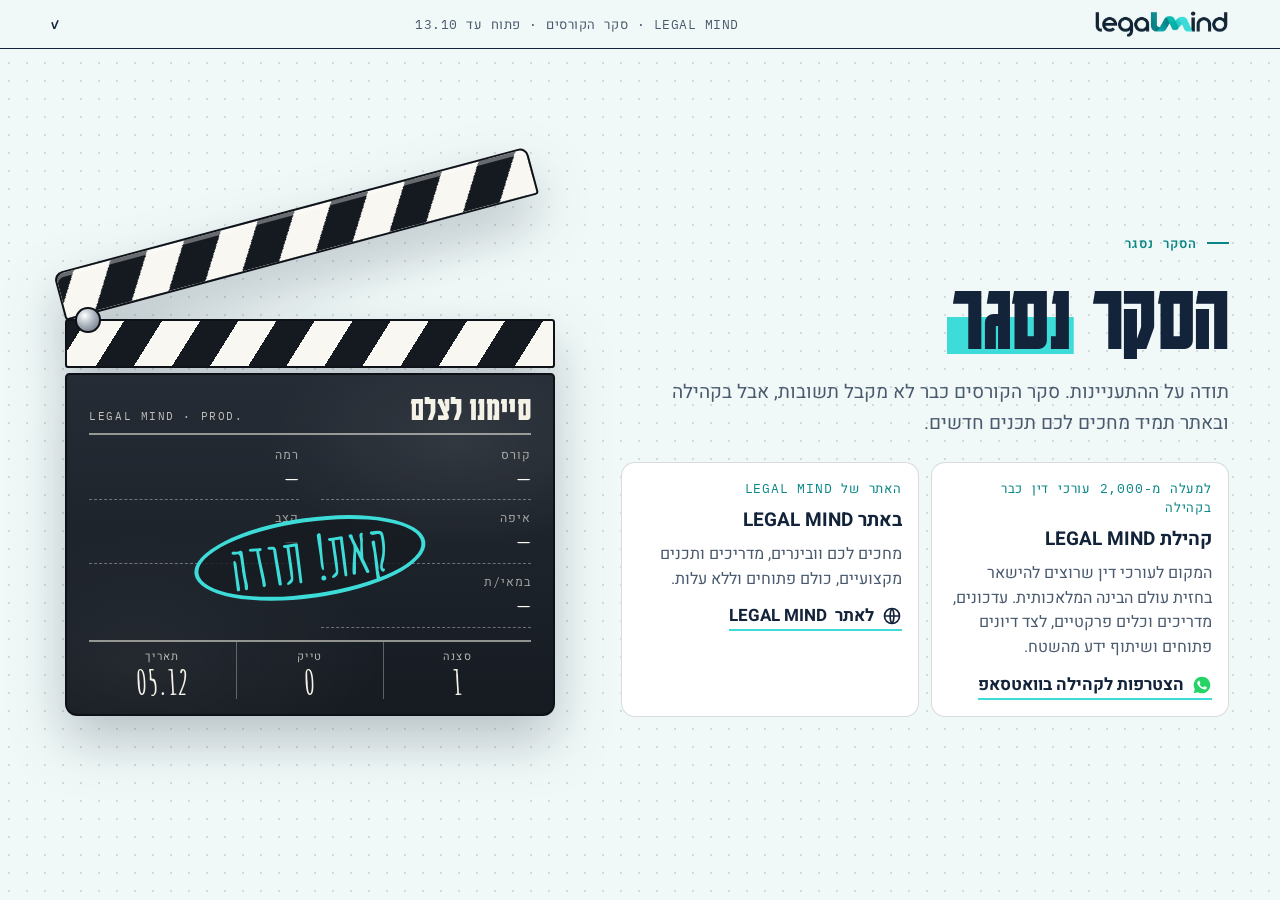
<file: courses-2026/index.html>
<!doctype html>
<html lang="he" dir="rtl">
<head>
<meta charset="utf-8">
<meta name="viewport" content="width=device-width, initial-scale=1, viewport-fit=cover">
<meta property="og:image" content="og.png">
</head>
<body>
<title>סקר הקורסים של LEGAL MIND</title>
<meta name="description" content="12 שאלות קצרות שיעזרו לנו להחליט אילו קורסים לצלם ליוטיוב ולאתר, ואיך לבנות אותם.">
<meta property="og:title" content="סקר הקורסים של LEGAL MIND">
<meta property="og:description" content="12 שאלות קצרות שיעזרו לנו להחליט אילו קורסים לצלם ליוטיוב ולאתר, ואיך לבנות אותם.">
<link rel="preconnect" href="https://fonts.googleapis.com">
<link rel="preconnect" href="https://fonts.gstatic.com" crossorigin>
<link rel="stylesheet" href="https://fonts.googleapis.com/css2?family=Karantina:wght@400;700&family=Frank+Ruhl+Libre:wght@700;900&family=Heebo:wght@400;500;700;800;900&family=IBM+Plex+Mono:wght@400;500;600&family=Amatic+SC:wght@700&display=swap">
<style>
/* Layout: a working desk seen from above. Top rail + bottom rail frame every page; each question pairs a live object (prop) with the answers. */
:root{
  --paper:#F1F9F8;      /* very light turquoise ground, keeps the logo in its true colours */
  --sheet:#FFFFFF;
  --ink:#13233A;        /* logo navy */
  --ink-2:#4A5A6E;
  --teal-d:#0A8686;     /* logo teal, dark */
  --teal:#0BB5AD;       /* logo teal, mid */
  --teal-l:#3DDCD8;     /* logo teal, light */
  --mint:#CDF3F0;       /* selection fill */
  --kraft:#D9B98A;      /* case folder */
  --kraft-d:#B8945F;
  --stamp:#A4432F;      /* rubber-stamp red, from the landing page */
  --wood:#8A5A34;
  --note:#FFF1A6;
  --line:rgba(19,35,58,.16);
  --display:"Karantina","Heebo",system-ui,sans-serif;
  --body:"Heebo",system-ui,sans-serif;
  --mono:"IBM Plex Mono","Heebo",ui-monospace,monospace;
  --hand:"Amatic SC","Heebo",cursive;
  --gut:clamp(16px,4vw,56px);
  --ease:cubic-bezier(.2,.8,.2,1);
  --spring:cubic-bezier(.34,1.56,.64,1);
  color-scheme:light;
}
*{box-sizing:border-box}
html,body{height:100%}
body{direction:rtl;margin:0;background:var(--paper);color:var(--ink);font-family:var(--body);-webkit-font-smoothing:antialiased;overflow:hidden}
button,input,textarea{font:inherit;color:inherit}
.ltr{direction:ltr;unicode-bidi:isolate}
:focus-visible{outline:3px solid var(--teal);outline-offset:3px}

/* ---------- frame ---------- */
.app{position:fixed;inset:env(safe-area-inset-top,0px) 0 env(safe-area-inset-bottom,0px) 0;display:grid;grid-template-rows:auto minmax(0,1fr) auto;grid-template-columns:minmax(0,1fr);
  background-color:var(--paper);background-image:radial-gradient(rgba(19,35,58,.14) 1px,transparent 1.3px);background-size:18px 18px}
.rail{display:flex;align-items:center;justify-content:space-between;gap:12px;padding:10px var(--gut);font-family:var(--mono);font-size:13px;letter-spacing:.04em;color:var(--ink-2);background:var(--paper);position:relative;z-index:5}
.rail-top{border-bottom:1.5px solid var(--ink)}
.rail-top .logo{height:28px;width:auto;display:block}
.rail-top .meta{flex:1;text-align:center;white-space:nowrap;overflow:hidden;text-overflow:ellipsis}
.counter{font-weight:600;color:var(--ink);font-variant-numeric:tabular-nums}
.rail-bottom{border-top:1.5px solid var(--ink);padding-block:10px}
.rail-bottom[hidden]{display:none}
.ticks{display:flex;gap:4px;flex:1;max-width:340px;margin-inline:16px}
.ticks i{flex:1;height:7px;border-radius:4px;border:1.5px solid var(--ink);background:transparent;transition:background .4s var(--ease)}
.ticks i.on{background:var(--teal-l)}
.demo-flag{position:absolute;top:100%;left:50%;transform:translate(-50%,8px);background:var(--ink);color:#fff;font-family:var(--mono);font-size:12px;padding:3px 10px;white-space:nowrap}

/* ---------- pages ---------- */
.pages{position:relative;overflow:hidden}
.page{position:absolute;inset:0;overflow-y:auto;overflow-x:hidden;padding:clamp(14px,3vh,36px) var(--gut);
  opacity:0;visibility:hidden;transform:translateX(-36px);transition:opacity .45s var(--ease),transform .55s var(--ease),visibility 0s .55s}
.page.on{opacity:1;visibility:visible;transform:none;transition:opacity .45s var(--ease),transform .55s var(--ease)}
.page.out{opacity:0;visibility:visible;transform:translateX(36px)}
.page.rev{transform:translateX(36px)}
.page.rev.out{transform:translateX(-36px)}

/* ---------- type ---------- */
.eyebrow{font-family:var(--mono);font-size:13px;font-weight:600;letter-spacing:.08em;color:var(--teal-d);display:flex;align-items:center;gap:10px}
.eyebrow::before{content:"";width:22px;height:2px;background:currentColor}
.title{font-family:var(--display);font-weight:700;line-height:.95;margin:0;font-size:clamp(54px,9.5vw,96px);letter-spacing:-.005em;text-wrap:balance}
.sub{margin:0;font-size:clamp(17px,1.6vw,19px);line-height:1.6;color:var(--ink-2);max-width:56ch}
mark.hl{color:inherit;background:linear-gradient(transparent 52%,var(--teal-l) 52%,var(--teal-l) 90%,transparent 90%) no-repeat 100% 0/0% 100%;
  -webkit-box-decoration-break:clone;box-decoration-break:clone;padding-inline:.04em}
.on mark.hl{animation:marker .8s .35s var(--ease) forwards}
@keyframes marker{to{background-size:100% 100%}}
.hand{font-family:var(--hand);font-weight:700;font-size:30px;line-height:1;color:var(--ink)}

/* ---------- buttons ---------- */
.btn{appearance:none;cursor:pointer;display:inline-flex;align-items:center;gap:10px;border:2px solid var(--ink);border-radius:14px;background:var(--sheet);color:var(--ink);
  font-family:var(--body);font-weight:700;font-size:18px;padding:12px 22px;min-height:48px;box-shadow:0 4px 0 var(--ink);transition:transform .15s var(--ease),box-shadow .15s var(--ease),background .2s;text-decoration:none}
.btn:hover:not(:disabled){transform:translateY(-2px);box-shadow:0 6px 0 var(--ink)}
.btn:active:not(:disabled){transform:translateY(3px);box-shadow:0 1px 0 var(--ink)}
.btn-go{background:var(--teal-l)}
.btn-go.ready{animation:nudge 1.6s var(--ease) infinite}
@keyframes nudge{0%,70%,100%{transform:none}80%{transform:translateX(-4px)}90%{transform:translateX(0)}}
.btn:disabled{cursor:not-allowed;background:transparent;color:rgba(19,35,58,.4);border-style:dashed;border-color:rgba(19,35,58,.35);box-shadow:none}
.btn-quiet{border-color:transparent;box-shadow:none;background:transparent;font-weight:500;padding-inline:8px}
.btn-quiet:hover:not(:disabled){box-shadow:none;transform:none;text-decoration:underline}

/* ---------- question layout ---------- */
.q-grid{min-height:100%;display:grid;grid-template-columns:1fr;grid-template-rows:auto 1fr;gap:clamp(10px,2vh,22px);max-width:1180px;margin-inline:auto}
.prop-zone{position:relative;height:clamp(200px,33vh,320px);container-type:size;display:grid;place-items:center;pointer-events:none}
.q-main{display:flex;flex-direction:column;gap:clamp(12px,2vh,20px);align-content:start;min-width:0;padding-bottom:12px}
@media (min-width:900px){
  .q-grid{grid-template-columns:minmax(0,1.08fr) minmax(0,.92fr);grid-template-rows:1fr;align-items:center;gap:clamp(24px,4vw,64px)}
  .prop-zone{order:2;height:min(62vh,560px)}
  .q-main{order:1;padding-bottom:0}
}
.prop-zone.none{display:none}
@media (min-width:900px){ .q-grid.solo{grid-template-columns:minmax(0,760px);justify-content:center} }

/* ---------- options ---------- */
.opts{display:grid;gap:10px}
.opts.cards{grid-template-columns:repeat(2,minmax(0,1fr))}
.opt{position:relative;display:flex;align-items:center;gap:14px;width:100%;text-align:start;cursor:pointer;background:linear-gradient(180deg,#FFFFFF,#F6FBFB);border:1.5px solid var(--ink);border-radius:14px;box-shadow:0 4px 0 var(--ink),0 8px 16px rgba(19,35,58,.08);margin-bottom:4px;
  padding:15px 16px;min-height:56px;font-size:clamp(17px,1.5vw,19px);font-weight:500;line-height:1.35;transition:background .2s,transform .18s var(--ease),box-shadow .18s var(--ease)}
.on .opt{animation:rise .5s var(--ease) backwards}
@keyframes rise{from{opacity:0;transform:translateY(12px)}}
.opt:hover{transform:translateY(-2px);box-shadow:0 6px 0 var(--ink),0 12px 20px rgba(19,35,58,.10)}
.opt:active{transform:translateY(3px);box-shadow:0 1px 0 var(--ink)}
.opt[aria-checked="true"]{background:linear-gradient(180deg,#E2FAF8,var(--mint));box-shadow:0 2px 0 var(--ink),0 0 0 4px rgba(61,220,216,.35);transform:translateY(2px)}
.key{flex:none;width:30px;height:30px;display:grid;place-items:center;border:1.5px solid var(--ink);border-radius:8px;font-family:var(--mono);font-size:14px;font-weight:600;background:var(--paper);transition:background .2s}
.opt[aria-checked="true"] .key{background:var(--ink);color:#fff}
.ico{flex:none;width:34px;height:34px;display:grid;place-items:center;background:#fff;border:1.5px solid var(--line);border-radius:9px}
.ico svg{width:22px;height:22px}
.opt .tick{margin-inline-start:auto;font-weight:800;opacity:0;transform:scale(.5);transition:.25s var(--spring)}
.opt[aria-checked="true"] .tick{opacity:1;transform:none}
.opts.cards .opt{flex-direction:column;align-items:flex-start;min-height:104px;justify-content:space-between}
.opts.cards .opt .tick{position:absolute;top:12px;inset-inline-end:14px}
.opts.chips{display:flex;flex-wrap:wrap}
.opts.chips .opt{width:auto;border-radius:999px;padding:11px 20px}
.opts.chips .opt .key{display:none}
.other-wrap{display:none}
.other-wrap.show{display:block}
.q-hint{margin:0;font-family:var(--body);font-weight:600;font-size:clamp(22px,2.4vw,28px);line-height:1.35;color:var(--teal-d)}
.other-hint{margin:10px 2px 0;font-size:clamp(20px,2vw,24px);font-weight:600;line-height:1.4;color:var(--ink-2)}
.inline-next{display:none;justify-content:flex-end}
.inline-next.show{display:flex}
.inline-next .btn{min-width:150px;justify-content:center}
.other-hint b{color:var(--ink);background:var(--mint);border-radius:6px;padding:1px 6px;white-space:nowrap}
.other-in,.field input,.open-in{width:100%;border:1.5px solid var(--ink);background:var(--sheet);padding:14px 15px;font-size:18px;outline:none;border-radius:12px;transition:box-shadow .2s}
.other-in:focus,.field input:focus,.open-in:focus{box-shadow:0 0 0 4px rgba(61,220,216,.45)}
.err{min-height:1.3em;color:var(--stamp);font-weight:600;font-size:15px}
.hint{font-family:var(--mono);font-size:14px;color:var(--ink-2)}
.scale{display:grid;grid-template-columns:repeat(10,minmax(0,1fr));gap:6px}
.scale .opt{justify-content:center;padding:14px 0;font-family:var(--mono);font-weight:600;font-size:19px}
.scale-ends{display:flex;justify-content:space-between;font-family:var(--mono);font-size:14px;color:var(--ink-2)}
.open-in{min-height:140px;resize:vertical;line-height:1.7}
@media (max-width:560px){ .opts.cards{grid-template-columns:1fr} .opts.cards .opt{min-height:0;flex-direction:row;align-items:center} .opts.cards .opt .tick{position:static} .scale{grid-template-columns:repeat(5,minmax(0,1fr))} }

/* ---------- welcome ---------- */
.page.welcome{padding-block:0}
.hero{width:100%;max-width:1180px;min-height:100%;margin-inline:auto;display:grid;grid-template-columns:minmax(0,1fr);align-content:center;gap:clamp(28px,5vh,48px);padding-block:clamp(28px,5vh,56px)}
.hero-visual{display:flex;justify-content:center;container-type:inline-size;width:min(100%,430px);margin-inline:auto}
.hero-visual .prop{font-size:calc(100cqw / 23)}
.hero-copy{display:flex;flex-direction:column;align-items:center;text-align:center;gap:clamp(16px,2.6vh,26px);min-width:0}
.hero-copy>*{max-width:100%}
.hero-head{font-family:var(--display);font-weight:700;font-size:clamp(60px,15vw,128px);line-height:.9;margin:0;text-wrap:balance;letter-spacing:-.005em}
.hero-head .ltr{color:var(--teal-d)}
.hero-q{font-family:var(--display);font-weight:700;font-size:clamp(34px,7.4vw,58px);line-height:1;margin:0;color:var(--ink)}
.hero-cta{display:flex;flex-direction:column;align-items:center;gap:22px;margin-top:6px}
.hero-cta .hand{transform:rotate(-2deg);position:relative}
.hero-cta .hand svg{position:absolute;inset-inline:0;bottom:-8px;width:100%;height:10px}
.hero-cta .hand path{fill:none;stroke:var(--teal);stroke-width:3;stroke-linecap:round;stroke-dasharray:200;stroke-dashoffset:200}
.on .hero-cta .hand path{animation:draw 1s 1.2s var(--ease) forwards}
@media (min-width:900px){
  .hero{grid-template-columns:minmax(0,1.1fr) minmax(0,.9fr);align-items:center;gap:clamp(30px,5vw,80px)}
  .hero-copy{order:1;align-items:flex-start;text-align:start}
  .hero-visual{order:2;width:min(100%,520px)}
  .hero-cta{align-items:flex-start}
}

/* ---------- details & thanks ---------- */
.form{display:grid;gap:14px}
.row2{display:grid;grid-template-columns:1fr 1fr;gap:12px}
@media (max-width:520px){ .row2{grid-template-columns:1fr} }
.field label{display:block;font-weight:700;font-size:16px;margin-bottom:6px}
.field .req{color:var(--teal-d)}
.field input[type=email],.field input[type=tel]{direction:ltr;text-align:right}
.field.bad input{border-color:var(--stamp);box-shadow:4px 4px 0 rgba(164,67,47,.25)}
.consent{display:flex;gap:12px;align-items:flex-start;cursor:pointer;font-size:17px;line-height:1.55}
.consent input{appearance:none;flex:none;width:28px;height:28px;margin:2px 0 0;border:2px solid var(--ink);border-radius:8px;background:var(--sheet);display:grid;place-items:center;cursor:pointer}
.consent input::after{content:"";width:12px;height:7px;border-inline-start:3px solid var(--ink);border-bottom:3px solid var(--ink);transform:rotate(-45deg) scale(0);margin-top:-3px;transition:.2s var(--spring)}
.consent input:checked{background:var(--teal-l)}
.consent input:checked::after{transform:rotate(-45deg) scale(1)}
.link{background:none;border:0;padding:0;color:var(--teal-d);font-weight:700;text-decoration:underline;text-underline-offset:3px;cursor:pointer}
.notice{margin:0;font-size:15px;line-height:1.6;color:var(--ink-2)}
.missing{font-family:var(--mono);font-size:14px;color:var(--ink-2)}
.hp{position:absolute;inset-inline-start:-9999px;width:1px;height:1px;overflow:hidden}

.thanks .q-main{gap:16px}
.ends{display:grid;grid-template-columns:repeat(2,minmax(0,1fr));gap:12px;margin-top:8px}
@media (max-width:620px){ .ends{grid-template-columns:1fr} }
.end{background:var(--sheet);border:1.5px solid var(--line);border-radius:14px;padding:16px;display:flex;flex-direction:column;gap:8px}
.end .e-eyebrow{font-family:var(--mono);font-size:13px;letter-spacing:.06em;color:var(--teal-d)}
.end h3{margin:0;font-size:19px}
.end p{margin:0;font-size:16px;line-height:1.55;color:var(--ink-2)}
.end a{align-self:flex-start;margin-top:4px;font-weight:700;font-size:17px;color:var(--ink);text-decoration:none;border-bottom:2px solid var(--teal-l);padding-bottom:1px;display:inline-flex;gap:8px;align-items:center}
.end a:hover{border-color:var(--ink)}
.end svg{width:20px;height:20px}

/* ---------- privacy modal ---------- */
.modal{position:fixed;inset:0;z-index:50;display:grid;place-items:center;padding:16px;background:rgba(19,35,58,.55)}
.modal[hidden]{display:none}
.modal-box{background:var(--sheet);border:2px solid var(--ink);border-radius:16px;overflow:hidden;box-shadow:0 6px 0 var(--ink);max-width:680px;width:100%;max-height:84vh;display:flex;flex-direction:column}
.modal-head{display:flex;justify-content:space-between;align-items:center;padding:10px 14px;border-bottom:1.5px solid var(--ink);background:var(--mint);font-family:var(--mono);font-size:13px}
.modal-body{overflow-y:auto;padding:18px 22px;line-height:1.75;font-size:17px}
.modal-body h1{font-family:var(--display);font-size:44px;line-height:1;margin:0 0 6px}
.modal-body h2{font-size:17px;margin:18px 0 4px;color:var(--teal-d)}
.modal-foot{padding:12px 14px;border-top:1.5px solid var(--line)}

/* =================== PROPS =================== */
.prop{position:relative;font-size:min(4.3cqh,6.2cqw)}
/* each object fills its zone: sizes are tuned to the object's own proportions */
.p-folder{font-size:min(6cqh,4.8cqw)}.p-dialog{font-size:min(6.4cqh,4.8cqw)}.p-laptop{font-size:min(5.4cqh,4.4cqw)}
.p-stamp{font-size:min(6.6cqh,5.4cqw)}.p-scales{font-size:min(4.4cqh,4.7cqw)}.p-chat{font-size:min(5.6cqh,5cqw)}
.p-keys{font-size:min(4.8cqh,4.1cqw)}.p-cal{font-size:min(4.6cqh,6cqw)}.p-contract{font-size:min(4.3cqh,6cqw)}.p-note{font-size:min(5.6cqh,6cqw)}
.p-gavel{font-size:min(5.6cqh,5.4cqw)}.p-card{font-size:min(5.2cqh,4.1cqw)}
.btn{white-space:nowrap}.ticks{min-width:0}
@media (max-width:420px){.rail-bottom .ticks{margin-inline:8px}.rail-bottom .btn{padding-inline:16px}}
.idle-swing{transform-origin:50% 0;animation:swing 5.5s ease-in-out infinite}
@keyframes swing{0%,100%{transform:rotate(2.6deg)}50%{transform:rotate(-2.6deg)}}
.bump{animation:bump 1.2s var(--ease)}
@keyframes bump{0%{transform:rotate(0)}20%{transform:rotate(-7deg)}45%{transform:rotate(5deg)}70%{transform:rotate(-2deg)}100%{transform:rotate(0)}}
@keyframes draw{to{stroke-dashoffset:0}}
@keyframes popin{from{opacity:0;transform:scale(.7) rotate(-6deg)}}

/* membership card: a community member card (photo, name, member since, entry QR, gold seal). Floats in 3D, flips to the member profile when an answer lands. */
.p-card{width:22em;perspective:70em;position:relative;padding-bottom:1.6em}
.p-card::after{content:"";position:absolute;left:12%;right:12%;bottom:0;height:1.2em;border-radius:50%;background:radial-gradient(closest-side,rgba(19,35,58,.28),transparent);filter:blur(.2em);animation:floor 7s ease-in-out infinite}
@keyframes floor{0%,100%{transform:scaleX(1);opacity:.9}50%{transform:scaleX(.86);opacity:.6}}
.mc{position:relative;width:22em;height:13.87em;transform-style:preserve-3d;transition:transform 1.1s var(--spring);animation:hover3d 7s ease-in-out infinite}
.p-card.back .mc{transform:rotateY(180deg)}
@keyframes hover3d{0%,100%{rotate:x 9deg;translate:0 0}25%{rotate:y -11deg}50%{rotate:x -4deg;translate:0 -.5em}75%{rotate:y 10deg}}
.mc-face{position:absolute;inset:0;border-radius:1em;overflow:hidden;backface-visibility:hidden;-webkit-backface-visibility:hidden;
  box-shadow:0 1.2em 2.4em rgba(19,35,58,.24),0 .2em .5em rgba(19,35,58,.14),inset 0 0 0 .07em rgba(19,35,58,.14),inset 0 .12em 0 rgba(255,255,255,.95)}
.mc-front{background:radial-gradient(120% 100% at 0% 100%,#E3F6F4 0%,#FFFFFF 55%);display:grid;grid-template-columns:6.4em 1fr;grid-template-rows:2.9em 1fr 2em}
.mc-head{grid-column:1/3;display:flex;align-items:center;justify-content:space-between;padding:0 1.1em;background:linear-gradient(90deg,var(--teal-d),var(--teal) 55%,var(--teal-l));position:relative;overflow:hidden}
.mc-head::after{content:"";position:absolute;inset:0;background:repeating-linear-gradient(135deg,rgba(255,255,255,.12) 0 .3em,transparent .3em .7em)}
.mc-head span{position:relative;z-index:1;font-weight:800;font-size:.82em;color:#fff;letter-spacing:.02em}
.mc-head .ltr{font-family:var(--mono);font-weight:600;font-size:.6em;letter-spacing:.16em;opacity:.95}
.mc-photo{grid-row:2/3;margin:.8em 0 .4em 0;margin-inline-start:1em;border-radius:.5em;background:linear-gradient(180deg,#E6F7F6,#C4ECE9);border:.1em solid rgba(19,35,58,.18);overflow:hidden;display:flex;align-items:flex-end;justify-content:center;position:relative}
.mc-photo svg{width:4.6em}
.mc-photo .av-head,.mc-photo .av-body{fill:var(--ink)}
.mc-photo .av-collar{fill:#fff}
.mc-photo .av-tie{fill:var(--teal-d)}
.mc-info{grid-row:2/3;padding:.75em 1em .3em;display:flex;flex-direction:column;gap:.15em;min-width:0;position:relative}
.mc-info img{height:1.25em;width:auto;align-self:flex-start;margin-bottom:.35em}
.mc-label{font-family:var(--mono);font-size:.5em;letter-spacing:.12em;color:var(--ink-2)}
.mc-name{font-family:var(--display);font-weight:700;font-size:1.95em;line-height:1;white-space:nowrap;overflow:hidden;text-overflow:ellipsis;color:var(--ink)}
.mc-name.empty{color:rgba(19,35,58,.3)}
.mc-meta{display:flex;gap:1.2em;margin-top:.35em}
.mc-meta span{font-family:var(--mono);font-size:.5em;color:var(--ink-2);letter-spacing:.06em}
.mc-meta b{display:block;font-family:var(--body);font-size:1.6em;color:var(--ink);letter-spacing:0}
.mc-seal{direction:ltr;unicode-bidi:isolate;position:absolute;top:.9em;left:.9em;width:3.6em;height:3.6em;filter:drop-shadow(0 .12em .15em rgba(120,90,30,.35));animation:sealspin 18s linear infinite}
@keyframes sealspin{to{transform:rotate(360deg)}}

.mc-seal .inner{fill:none;stroke:#8A6A24;stroke-width:1.4;stroke-dasharray:2 2.4}
.mc-seal text{font-family:"IBM Plex Mono",monospace;font-size:7.4px;font-weight:600;fill:#5E4512;letter-spacing:.9px}
.mc-seal .scale{fill:none;stroke:#5E4512;stroke-width:2.6;stroke-linecap:round;stroke-linejoin:round}
.mc-qr{position:absolute;bottom:2.45em;inset-inline-end:1.15em;width:3em;height:3em;display:grid;grid-template-columns:repeat(9,1fr);gap:.05em;padding:.22em;background:#fff;border:.08em solid rgba(19,35,58,.22);border-radius:.3em;z-index:2}
.mc-qr i{background:var(--ink);border-radius:.04em}
.mc-qr i.o{background:transparent}
.mc-art{position:absolute;inset:2.9em 0 2em;width:100%;height:calc(100% - 4.9em);pointer-events:none}
.mc-art .g{fill:none;stroke:var(--teal);stroke-width:.5;opacity:.35}
.mc-art .w{fill:none;stroke-linecap:round}
.mc-photo,.mc-info,.mc-foot{position:relative;z-index:1}
.mc-foot{grid-column:1/3;background:rgba(255,255,255,.85);display:flex;align-items:center;justify-content:space-between;padding:0 1.1em;border-top:.08em dashed rgba(19,35,58,.2);font-family:var(--mono);font-size:.5em;color:var(--ink-2);letter-spacing:.1em}
.mc-sheen{position:absolute;inset:-50% -40%;background:linear-gradient(115deg,transparent 42%,rgba(255,255,255,.75) 49%,rgba(255,255,255,.15) 53%,transparent 58%);animation:sheen 6.5s ease-in-out infinite;pointer-events:none;z-index:3}
@keyframes sheen{0%,55%{transform:translateX(55%)}80%,100%{transform:translateX(-55%)}}
.mc-back{transform:rotateY(180deg);background:linear-gradient(160deg,#F7FDFD,#E2F6F4);display:flex;flex-direction:column}
.mc-back .mc-head{height:2.9em;flex:none}
.mc-sign{margin:.8em 1.1em .5em;flex:1;border-radius:.45em;padding:.6em .8em;background:repeating-linear-gradient(135deg,#FFFFFF 0 .45em,#F0F9F8 .45em .9em);box-shadow:inset 0 0 0 .07em rgba(19,35,58,.18)}
.mc-sign .b-fields{display:grid;grid-template-columns:1fr 1fr;gap:.35em .9em}
.mc-sign .sf-value{font-family:var(--hand);font-size:1.25em;font-weight:700;line-height:1.05}
.mc-back .mc-foot{height:2em;flex:none}
.b-fields{display:flex;flex-direction:column;gap:.45em;min-width:0}
.sf{border-bottom:.08em dashed rgba(19,35,58,.3);padding-bottom:.2em;min-width:0}
.sf-label{display:block;font-family:var(--mono);font-size:.55em;letter-spacing:.08em;color:var(--ink-2)}
.sf-value{display:block;font-weight:700;font-size:.8em;white-space:nowrap;overflow:hidden;text-overflow:ellipsis}
.sf-current .sf-label{color:var(--teal-d)}
.sf-pop .sf-value{animation:sfpop .7s var(--spring)}
@keyframes sfpop{0%{background:var(--teal-l);transform:scale(.6)}100%{background:transparent;transform:none}}

/* folder */
.p-folder{width:20em;height:15em;position:relative}
.p-folder .f-back{position:absolute;inset:1.6em 0 0;background:var(--kraft-d);border-radius:.4em}
.p-folder .f-tab{position:absolute;top:-1.6em;inset-inline-start:1.2em;height:1.7em;padding:0 1em;background:var(--kraft-d);border-radius:.4em .4em 0 0;font-family:var(--mono);font-size:.62em;display:flex;align-items:center;color:#3B2A12;font-weight:600}
.p-folder .f-paper{position:absolute;inset:.4em 1.2em 3em;background:#fff;box-shadow:0 .2em .6em rgba(0,0,0,.15);padding:.9em 1em;display:flex;flex-direction:column;gap:.5em;animation:peek 6s ease-in-out infinite}
@keyframes peek{0%,100%{transform:translateY(0)}50%{transform:translateY(-.5em)}}
.p-folder .f-title{font-family:var(--mono);font-size:.62em;font-weight:600;letter-spacing:.08em;border-bottom:.12em solid var(--ink);padding-bottom:.4em}
.p-folder .f-front{position:absolute;inset:6.4em 0 0;background:linear-gradient(180deg,var(--kraft),#CFAD7B);border-radius:.3em .3em .4em .4em;box-shadow:0 -.1em .3em rgba(0,0,0,.12),0 1.2em 2em rgba(19,35,58,.18)}
.p-folder .f-front span{position:absolute;bottom:1.1em;inset-inline-end:1.2em;border:.16em solid var(--stamp);color:var(--stamp);font-weight:800;font-size:1em;padding:.1em .6em;transform:rotate(-8deg);opacity:.85;letter-spacing:.1em}

/* dialog */
.p-dialog{width:19em;position:relative;animation:popin .6s var(--spring) .2s both;transform:rotate(2.5deg)}
.d-win{background:#fff;border:.13em solid var(--ink);box-shadow:.35em .35em 0 var(--ink)}
.d-bar{display:flex;align-items:center;gap:.6em;padding:.4em .7em;background:var(--teal-l);border-bottom:.13em solid var(--ink);font-family:var(--mono);font-size:.62em;font-weight:600}
.d-dots{display:flex;gap:.35em;direction:ltr}
.d-dots i{width:.75em;height:.75em;border:.12em solid var(--ink);border-radius:50%;background:#fff}
.d-body{display:flex;gap:.8em;align-items:flex-start;padding:1em 1em .6em}
.d-icon{flex:none;width:2.2em;height:2em;display:grid;place-items:end center;font-weight:900;font-size:1em;color:#fff;background:var(--ink);clip-path:polygon(50% 0,100% 100%,0 100%);padding-bottom:.15em}
.d-msg{margin:0;font-size:.82em;line-height:1.45}
.d-actions{display:flex;justify-content:flex-start;padding:0 1em .9em}
.d-btn{border:.12em solid var(--ink);padding:.2em 1.4em;font-size:.75em;font-weight:700;background:var(--paper);transition:background .15s}
.d-cursor{position:absolute;width:1.9em;fill:#fff;stroke:var(--ink);stroke-width:1.6;left:70%;top:110%;animation:cursor 5s var(--ease) 1s infinite}
@keyframes cursor{0%{left:78%;top:118%}35%,55%{left:calc(100% - 4.2em);top:calc(100% - 1.6em)}45%{transform:scale(.82)}50%{transform:none}100%{left:78%;top:118%}}
.p-dialog.ping .d-win{animation:shake .5s var(--ease)}
@keyframes shake{25%{transform:translateX(-.3em)}50%{transform:translateX(.3em)}75%{transform:translateX(-.15em)}}

/* stamp */
.p-stamp{width:17em;height:13em;position:relative}
.s-paper{position:absolute;inset:0;background:#fff;transform:rotate(-3deg);box-shadow:0 1em 2em rgba(19,35,58,.18);padding:1.6em 1.4em;display:flex;flex-direction:column;gap:.8em}
.s-paper i{display:block;height:.45em;background:#E3E9EE}
.s-paper i:nth-child(2){width:80%}.s-paper i:nth-child(3){width:90%}.s-paper i:nth-child(4){width:55%}
.s-mark{position:absolute;left:50%;top:52%;transform:translate(-50%,-50%) rotate(-12deg);border:.28em double var(--stamp);color:var(--stamp);padding:.2em .8em;font-family:var(--display);font-weight:700;font-size:2.6em;letter-spacing:.04em;opacity:.88;white-space:nowrap;mix-blend-mode:multiply}
.on .s-mark,.s-mark.slam{animation:slam .55s var(--spring) .3s both}
@keyframes slam{0%{opacity:0;transform:translate(-50%,-50%) rotate(-12deg) scale(2.2)}60%{opacity:.95;transform:translate(-50%,-50%) rotate(-12deg) scale(.94)}100%{opacity:.88;transform:translate(-50%,-50%) rotate(-12deg) scale(1)}}

/* scales of justice */
.p-scales{width:19em}
.p-scales svg{width:100%;overflow:visible}
.p-scales .st{fill:none;stroke:var(--ink);stroke-width:5;stroke-linecap:round;stroke-linejoin:round}
.p-scales .bowl{fill:var(--teal-l);stroke:var(--ink);stroke-width:4}
.p-scales .knob{fill:var(--teal-d);stroke:var(--ink);stroke-width:4}
.p-scales .base{fill:var(--ink)}
.p-scales .beam{transform-box:view-box;transform-origin:120px 44px;transform:rotate(var(--tilt,0deg));transition:transform 1.1s var(--spring)}
.p-scales .pan-r{transform-box:view-box;transform-origin:204px 44px;transform:rotate(calc(var(--tilt,0deg) * -1));transition:transform 1.1s var(--spring)}
.p-scales .pan-l{transform-box:view-box;transform-origin:36px 44px;transform:rotate(calc(var(--tilt,0deg) * -1));transition:transform 1.1s var(--spring)}
.p-scales.idle .beam{animation:wob 4s ease-in-out infinite}
@keyframes wob{0%,100%{transform:rotate(-2deg)}50%{transform:rotate(2deg)}}
.p-scales .readout{text-align:center;font-family:var(--mono);font-size:.7em;margin-top:.4em;color:var(--ink-2)}

/* gavel */
.p-gavel{width:17em}
.p-gavel svg{width:100%;overflow:visible}
.gv-wood{fill:var(--wood);stroke:var(--ink);stroke-width:4}
.gv-band{fill:var(--teal-l);stroke:var(--ink);stroke-width:3}
.gv-block{fill:#6B4426;stroke:var(--ink);stroke-width:4}
.gv-hammer{transform-box:view-box;transform-origin:226px 72px;transform:rotate(-24deg)}
.gv-hit path{fill:none;stroke:var(--teal-d);stroke-width:5;stroke-linecap:round;opacity:0}
.p-gavel.idle .gv-hammer{animation:knock 4.5s var(--ease) 1s infinite}
.p-gavel.idle .gv-hit path{animation:hit 4.5s var(--ease) 1s infinite}
.p-gavel.strike .gv-hammer{animation:knock1 .7s var(--ease)}
.p-gavel.strike .gv-hit path{animation:hit1 .7s var(--ease)}
@keyframes knock{0%,70%,100%{transform:rotate(-24deg)}78%{transform:rotate(4deg)}86%{transform:rotate(-24deg)}}
@keyframes hit{0%,76%,100%{opacity:0}80%{opacity:1}90%{opacity:0}}
@keyframes knock1{0%{transform:rotate(-24deg)}40%{transform:rotate(4deg)}100%{transform:rotate(-24deg)}}
@keyframes hit1{0%,30%{opacity:0}45%{opacity:1}80%,100%{opacity:0}}

/* keyboard corner */
.p-keys{width:22em;position:relative}
.kb{direction:ltr;background:linear-gradient(160deg,#D9DDE2,#AEB5BE);border-radius:1.2em;padding:.9em;box-shadow:0 1.6em 2.6em rgba(19,35,58,.28),inset 0 .15em 0 rgba(255,255,255,.7);transform:perspective(60em) rotateX(22deg) rotate(-12deg);display:grid;grid-template-columns:repeat(5,1fr);gap:.55em}
.kc{height:3.6em;border-radius:.55em;background:linear-gradient(180deg,#FBFBF9,#E6E4DD);border:.08em solid #C9C5BA;box-shadow:0 .32em 0 #ACA89C,0 .5em .8em rgba(19,35,58,.18);display:flex;align-items:flex-start;justify-content:flex-start;padding:.45em .55em;font-family:var(--mono);font-weight:600;font-size:.9em;color:#3A4656}
.kc.w2{grid-column:span 2}
.kc.hot{grid-column:span 2;background:linear-gradient(180deg,#86EEEA,var(--teal-l));border-color:var(--teal-d);box-shadow:0 .32em 0 var(--teal-d),0 .5em .8em rgba(19,35,58,.18);color:var(--ink);font-family:var(--display);font-size:1.45em;line-height:.95;direction:rtl;text-align:right;padding:.35em .45em;white-space:normal}
.p-keys.idle .kc.hot{animation:press 3.4s var(--ease) infinite}
.p-keys.press .kc.hot{animation:press1 .45s var(--ease)}
@keyframes press{0%,78%,100%{transform:none}84%{transform:translateY(.28em);box-shadow:0 .06em 0 var(--teal-d)}}
@keyframes press1{50%{transform:translateY(.28em);box-shadow:0 .06em 0 var(--teal-d)}}

/* chat */
.p-chat{width:18em;background:#fff;border:.13em solid var(--ink);box-shadow:.35em .35em 0 var(--ink);display:flex;flex-direction:column;gap:.6em;padding:0 0 1em}
.c-head{display:flex;align-items:center;gap:.6em;padding:.6em .8em;border-bottom:.12em solid var(--ink);font-weight:700;font-size:.8em}
.c-ava{width:2em;height:2em;border-radius:50%;background:var(--teal-l);border:.12em solid var(--ink);display:grid;place-items:center;font-family:var(--mono);font-size:.75em;font-weight:600}
.c-on{width:.55em;height:.55em;border-radius:50%;background:#22B07D;margin-inline-start:auto;box-shadow:0 0 0 .2em rgba(34,176,125,.2)}
.c-msg{max-width:82%;padding:.55em .8em;font-size:.82em;line-height:1.4;margin-inline:.8em}
.c-bot{align-self:flex-start;background:#EEF3F6;border-radius:.2em 1em 1em 1em;animation:popin .5s var(--spring) .3s both}
.c-me{align-self:flex-end;background:var(--teal-l);border:.1em solid var(--ink);border-radius:1em .2em 1em 1em;animation:popin .45s var(--spring) both}
.c-typing{align-self:flex-end;margin-inline:.8em;display:none;gap:.25em;padding:.5em .7em;background:#EEF3F6;border-radius:1em}
.c-typing.show{display:flex}
.c-typing i{width:.45em;height:.45em;border-radius:50%;background:var(--ink-2);animation:dots 1s infinite}
.c-typing i:nth-child(2){animation-delay:.15s}.c-typing i:nth-child(3){animation-delay:.3s}
@keyframes dots{0%,100%{opacity:.3;transform:none}50%{opacity:1;transform:translateY(-.2em)}}

/* calendar */
.p-cal{width:13em;position:relative;transform:rotate(3deg)}
.cal{background:#fff;box-shadow:0 1em 2em rgba(19,35,58,.2);position:relative;perspective:40em}
.cal-top{height:2.2em;background:var(--ink);display:flex;justify-content:space-around;align-items:center}
.cal-top i{width:.7em;height:1.6em;border-radius:.35em;background:linear-gradient(90deg,#9AA3AD,#F1F4F6,#9AA3AD);margin-top:-1.2em}
.cal-month{background:var(--teal);color:#fff;text-align:center;font-weight:800;font-size:1em;padding:.3em 0;letter-spacing:.05em}
.cal-day{text-align:center;font-family:var(--display);font-weight:700;font-size:6.4em;line-height:1;padding-top:.05em}
.cal-note{text-align:center;font-family:var(--mono);font-size:.62em;padding:0 0 1em;color:var(--ink-2)}
.cal-sheet{position:absolute;inset:2.2em 0 0;background:#fff;transform-origin:top;backface-visibility:hidden;opacity:0;border-top:.1em dashed #ccc}
.p-cal.flip .cal-sheet{animation:tear .9s var(--ease)}
@keyframes tear{0%{opacity:1;transform:rotateX(0)}100%{opacity:0;transform:rotateX(-110deg) translateY(-1em)}}

/* contract */
.p-contract{width:15em;transform:rotate(-2deg)}
.ct-page{background:#fff;box-shadow:0 1em 2em rgba(19,35,58,.18);padding:1.4em 1.3em 1.2em;display:flex;flex-direction:column;gap:.55em;position:relative}
.ct-page::before{content:"";position:absolute;inset:0 auto 0 1.6em;width:.08em;background:rgba(164,67,47,.35)}
.ct-title{font-family:var(--display);font-weight:700;font-size:1.9em;line-height:1;text-align:center;margin-bottom:.15em}
.ct-l{height:.42em;background:#E3E9EE}
.ct-l.hl{background:linear-gradient(90deg,var(--teal-l),var(--teal-l)) no-repeat right/0% 100%,#E3E9EE;animation:clause 1.4s var(--ease) .6s forwards}
@keyframes clause{to{background-size:100% 100%,auto}}
.ct-sign{margin-top:.6em;border-top:.1em solid var(--ink);padding-top:.3em;display:flex;flex-direction:column;align-items:flex-start}
.ct-sign svg{width:8em;height:2.4em;margin-top:-2.3em}
.ct-sign path{fill:none;stroke:var(--ink);stroke-width:2.6;stroke-linecap:round;stroke-dasharray:420;stroke-dashoffset:420}
.on .ct-sign path,.p-contract.sign .ct-sign path{animation:draw 1.6s var(--ease) .8s forwards}
.p-contract.sign .ct-sign path{animation:redraw 1.6s var(--ease) forwards}
@keyframes redraw{0%{stroke-dashoffset:420}100%{stroke-dashoffset:0}}
.ct-sign span{font-family:var(--mono);font-size:.55em;color:var(--ink-2)}
.ct-chips{display:flex;flex-wrap:wrap;gap:.3em;min-height:1.4em}
.ct-chips b{font-size:.6em;background:var(--mint);border:.1em solid var(--ink);padding:.1em .5em;font-weight:600;animation:popin .4s var(--spring) both}

/* sticky note */
.p-note{width:15em;min-height:13em;background:var(--note);padding:1.6em 1.3em 1.2em;transform:rotate(-3deg);box-shadow:0 1.2em 1.8em -1em rgba(19,35,58,.4),0 .1em .2em rgba(0,0,0,.08);position:relative;animation:sway 6s ease-in-out infinite;transform-origin:50% 0}
@keyframes sway{0%,100%{transform:rotate(-3deg)}50%{transform:rotate(-1.4deg)}}
.p-note::before{content:"";position:absolute;top:-.7em;left:50%;width:5em;height:1.4em;transform:translateX(-50%) rotate(2deg);background:rgba(61,220,216,.55)}
.n-title{font-family:var(--hand);font-weight:700;font-size:2em;line-height:1;margin:0 0 .3em}
.n-text{font-family:var(--hand);font-weight:700;font-size:1.6em;line-height:1.15;margin:0;color:#2B3A4E;min-height:2.4em;word-break:break-word}
.n-text:empty::before{content:"…";opacity:.4}

/* laptop */
.p-laptop{width:20em}
.lp-screen{background:var(--ink);border:.5em solid #2A3A50;border-radius:.8em .8em 0 0;aspect-ratio:16/10;position:relative;overflow:hidden;padding:1em}
.lp-lines{display:flex;flex-direction:column;gap:.5em;margin-top:3.6em}
.lp-lines i{height:.4em;background:rgba(255,255,255,.12)}
.lp-lines i:nth-child(2){width:70%}.lp-lines i:nth-child(3){width:85%}
.lp-toast{position:absolute;top:.8em;inset-inline:.8em;background:#fff;border-radius:.5em;padding:.6em .7em;display:flex;gap:.6em;align-items:flex-start;animation:toast .6s var(--spring) .5s both}
.lp-toast.in{animation:toast .6s var(--spring) both}
@keyframes toast{from{opacity:0;transform:translateY(-120%)}}
.lp-dot{flex:none;width:1.6em;height:1.6em;border-radius:.4em;background:var(--teal-l);border:.1em solid var(--ink)}
.lp-toast b{display:block;font-size:.7em}
.lp-toast p{margin:.1em 0 0;font-size:.68em;color:var(--ink-2)}
.lp-base{height:1em;background:linear-gradient(180deg,#C7CED6,#9AA4AE);border-radius:0 0 1.2em 1.2em;margin:0 -1.4em;position:relative}
.lp-base::after{content:"";position:absolute;top:0;left:50%;width:4em;height:.4em;transform:translateX(-50%);background:#8A949E;border-radius:0 0 .4em .4em}

/* ---------- studio props: clapper, camera, player, certificate ---------- */
.p-clap{font-size:min(4.5cqh,4.3cqw)}.p-cam{font-size:min(6.4cqh,4.3cqw)}.p-player{font-size:min(5.7cqh,4.3cqw)}.p-cert{font-size:min(5.6cqh,4.2cqw)}
/* a sweep of studio light across a surface (S.effects contains "sheen") */
.shine{position:absolute;inset:0;pointer-events:none;z-index:4;background:linear-gradient(110deg,transparent 36%,rgba(255,255,255,.55) 48%,rgba(255,255,255,.14) 54%,transparent 64%) no-repeat;background-size:260% 100%;background-position:130% 0;animation:shine 7.5s ease-in-out infinite}
@keyframes shine{0%,62%{background-position:130% 0}100%{background-position:-30% 0}}
body:not(.fx-sheen) .shine{display:none}
body.fx-sheen .s-paper::after,body.fx-sheen .cal::after,body.fx-sheen .lp-screen::after,body.fx-sheen .f-paper::after{content:"";position:absolute;inset:0;pointer-events:none;z-index:4;
  background:linear-gradient(110deg,transparent 36%,rgba(255,255,255,.6) 48%,rgba(255,255,255,.14) 54%,transparent 64%) no-repeat;background-size:260% 100%;background-position:130% 0;animation:shine 7.5s ease-in-out infinite}
@keyframes floatY{0%,100%{translate:0 0}50%{translate:0 -.45em}}

/* clapperboard: the companion. A chalk slate whose striped stick snaps shut on every answer; the story fields fill in chalk */
.p-clap{width:22em;position:relative;padding-top:1.4em;filter:drop-shadow(0 1.1em 1.2em rgba(19,35,58,.26))}
.p-clap.idle{animation:floatY 6.5s ease-in-out infinite}
.cl-stick,.cl-bar{height:2.2em;border:.12em solid #0E1218;background:repeating-linear-gradient(-58deg,#F8F7F1 0 1.45em,#151A21 1.45em 2.9em);position:relative}
.cl-stick{border-radius:.4em .4em .15em .15em;transform-origin:1em 100%;transform:rotate(-15deg);z-index:2;margin-bottom:.2em;box-shadow:inset 0 .18em 0 rgba(255,255,255,.35)}
.cl-bar{border-radius:.15em}
.p-clap.idle .cl-stick{animation:clapIdle 5s ease-in-out infinite}
@keyframes clapIdle{0%,100%{transform:rotate(-15deg)}50%{transform:rotate(-19deg)}}
.p-clap.clap .cl-stick{animation:clap .75s var(--ease)}
@keyframes clap{0%{transform:rotate(-15deg)}18%{transform:rotate(-24deg)}42%{transform:rotate(0deg)}52%{transform:rotate(-2.5deg)}62%{transform:rotate(0deg)}100%{transform:rotate(-15deg)}}
.cl-hinge{position:absolute;left:.45em;top:3.25em;width:1.15em;height:1.15em;border-radius:50%;z-index:3;background:radial-gradient(circle at 35% 30%,#FFFFFF,#AEB6C0 45%,#5E6875);border:.1em solid #0E1218}
.cl-dust{position:absolute;right:1.2em;top:3.2em;width:6em;height:2em;border-radius:50%;background:radial-gradient(closest-side,rgba(255,255,255,.95),rgba(255,255,255,0));opacity:0;pointer-events:none;z-index:3}
.p-clap.clap .cl-dust{animation:dust .75s ease-out}
@keyframes dust{0%,38%{opacity:0;transform:scale(.4)}48%{opacity:.9}100%{opacity:0;transform:scale(1.5) translateY(-.6em)}}
.cl-board{margin-top:.2em;color:#F5F2E8;position:relative;overflow:hidden;border:.12em solid #0E1218;border-radius:.2em .2em .55em .55em;padding:.75em 1em .65em;
  background:radial-gradient(40% 30% at 80% 20%,rgba(255,255,255,.07),transparent),radial-gradient(50% 40% at 15% 85%,rgba(255,255,255,.05),transparent),linear-gradient(180deg,#252C35,#161B22)}
.cl-head{display:flex;justify-content:space-between;align-items:baseline;gap:.6em;border-bottom:.1em solid rgba(245,242,232,.55);padding-bottom:.3em;margin-bottom:.5em}
.cl-head b{font-family:var(--display);font-size:1.55em;line-height:1;letter-spacing:.01em}
.cl-head span{font-family:var(--mono);font-size:.5em;letter-spacing:.14em;opacity:.75;white-space:nowrap}
.p-clap .cl-fields{display:grid;grid-template-columns:1fr 1fr;gap:.4em 1em}
.p-clap .sf{border-bottom:.08em dashed rgba(245,242,232,.38)}
.p-clap .sf-label{color:rgba(245,242,232,.62)}
.p-clap .sf-value{font-family:var(--hand);font-size:1.3em;font-weight:700;line-height:1.08;color:#FDFBF3}
.p-clap .sf-current .sf-label{color:var(--teal-l)}
.cl-foot{display:grid;grid-template-columns:repeat(3,1fr);margin-top:.55em;border-top:.1em solid rgba(245,242,232,.55)}
.cl-foot div{padding:.25em .4em 0;text-align:center;border-inline-start:.08em solid rgba(245,242,232,.32)}
.cl-foot div:first-child{border-inline-start:0}
.cl-foot span{display:block;font-family:var(--mono);font-size:.5em;letter-spacing:.12em;opacity:.7}
.cl-foot b{display:block;font-family:var(--hand);font-size:1.55em;line-height:1}
.cl-cut{position:absolute;left:50%;top:54%;z-index:3;transform:translate(-50%,-50%) rotate(-8deg);font-family:var(--hand);font-weight:700;font-size:2.7em;line-height:1;white-space:nowrap;color:var(--teal-l);border:.07em solid var(--teal-l);border-radius:50%;padding:.1em .55em;background:rgba(22,27,34,.82)}
.on .cl-cut{animation:slamc .6s var(--spring) .5s both}
@keyframes slamc{0%{opacity:0;transform:translate(-50%,-50%) rotate(-8deg) scale(2)}100%{opacity:1;transform:translate(-50%,-50%) rotate(-8deg) scale(1)}}
.cl-board .shine{opacity:.35}

/* camera: a studio camera with a flip-out monitor. The REC light blinks, the answer comes up on the monitor */
.p-cam{width:22em;position:relative;direction:ltr;padding-top:5.6em;padding-bottom:1.4em}
.p-cam.idle{animation:floatY 7s ease-in-out infinite}
.p-cam::after{content:"";position:absolute;left:14%;right:8%;bottom:0;height:1.1em;border-radius:50%;background:radial-gradient(closest-side,rgba(19,35,58,.3),transparent);filter:blur(.15em)}
.cam-body{position:relative;margin-left:5em;height:8em;border-radius:.9em 1.2em 1.2em .9em;border:.14em solid #0E1218;
  background:linear-gradient(180deg,#465366 0%,#2C3746 45%,#1D2632 100%);box-shadow:inset 0 .2em 0 rgba(255,255,255,.18),0 1em 1.6em rgba(19,35,58,.22)}
.cam-grip{position:absolute;right:.6em;top:1em;bottom:1em;width:2.3em;border-radius:.6em;background:repeating-linear-gradient(0deg,#141A22 0 .3em,#27313E .3em .6em)}
.cam-plate{position:absolute;left:1em;top:1.1em;font-family:var(--mono);font-size:.55em;font-weight:600;letter-spacing:.18em;color:#D7DEE6}
.cam-plate b{color:var(--teal-l)}
.cam-btns{position:absolute;left:1em;bottom:1em;display:flex;gap:.45em}
.cam-btns i{width:.9em;height:.9em;border-radius:50%;background:radial-gradient(circle at 35% 30%,#A8B2BE,#4A5563);border:.08em solid #0E1218}
.cam-btns i.rec{background:radial-gradient(circle at 35% 30%,#FF8A80,#C62828)}
.cam-tally{position:absolute;left:1em;top:2.4em;width:.8em;height:.8em;border-radius:50%;background:#FF3B30;box-shadow:0 0 .6em #FF3B30}
.p-cam .cam-tally,.cam-rec i{animation:blink 1.4s steps(1) infinite}
@keyframes blink{50%{opacity:.15}}
.cam-handle{position:absolute;left:1.6em;top:-1.6em;width:7.5em;height:1.7em;border:.55em solid #1D2632;border-bottom:0;border-radius:.7em .7em 0 0}
.cam-lens{position:absolute;left:.4em;top:calc(5.6em + .7em);width:5em;height:6.6em;border-radius:.4em 0 0 .4em;border:.14em solid #0E1218;
  background:repeating-linear-gradient(90deg,#1A212B 0 .5em,#2E3846 .5em .62em,#1A212B .62em 1em),linear-gradient(180deg,#38424F,#151B23)}
.cam-lens::before{content:"";position:absolute;left:1.6em;top:-.35em;bottom:-.35em;width:1.1em;border-radius:.3em;background:repeating-linear-gradient(180deg,#0B1016 0 .25em,#3A4552 .25em .4em);border:.1em solid #0E1218}
.cam-glass{position:absolute;left:-1.4em;top:calc(5.6em + .35em);width:2.6em;height:7.3em;border-radius:50%;border:.16em solid #0E1218;
  background:radial-gradient(40% 22% at 55% 30%,rgba(255,255,255,.85),transparent),radial-gradient(60% 50% at 50% 60%,#2C6E8F,#16304A 60%,#0A1420);box-shadow:inset 0 0 .5em rgba(61,220,216,.5)}
.cam-arm{position:absolute;left:12.6em;top:4.6em;width:1.2em;height:1.5em;background:#1D2632;border:.1em solid #0E1218;border-radius:.2em}
.cam-mon{position:absolute;right:0;top:0;width:11.4em;height:6em;padding:.35em;border-radius:.55em;border:.14em solid #0E1218;background:#1B2430;transform:rotate(-2.5deg);z-index:2;box-shadow:0 .6em 1em rgba(19,35,58,.25)}
.cam-screen{position:relative;height:100%;border-radius:.3em;overflow:hidden;direction:rtl;display:flex;flex-direction:column;justify-content:center;align-items:center;text-align:center;padding:.9em .6em .4em;color:#fff;
  background:radial-gradient(80% 90% at 30% 20%,#14707A,#0B3A4A 55%,#081E2B)}
.cam-screen::before{content:"";position:absolute;inset:.45em;border:.08em solid rgba(255,255,255,.35);border-radius:.15em;pointer-events:none;
  -webkit-mask:linear-gradient(#000 0 0) top/100% 22% no-repeat,linear-gradient(#000 0 0) bottom/100% 22% no-repeat;mask:linear-gradient(#000 0 0) top/100% 22% no-repeat,linear-gradient(#000 0 0) bottom/100% 22% no-repeat}
.cam-hud{position:absolute;top:.35em;left:.55em;right:.55em;display:flex;justify-content:space-between;align-items:center;direction:ltr;font-family:var(--mono);font-size:.48em;font-weight:600;letter-spacing:.08em}
.cam-rec{display:flex;align-items:center;gap:.35em}
.cam-rec i{width:.8em;height:.8em;border-radius:50%;background:#FF3B30}
.cam-label{font-family:var(--mono);font-size:.5em;letter-spacing:.06em;opacity:.8}
.cam-text{font-family:var(--display);font-weight:700;font-size:1.35em;line-height:1;margin-top:.15em;max-width:100%}
.cam-flash{position:absolute;inset:0;background:#fff;opacity:0;pointer-events:none}
.p-cam.snap .cam-flash{animation:flash .5s ease-out}
.p-cam.snap .cam-text{animation:sfpop .7s var(--spring)}
@keyframes flash{0%{opacity:.85}100%{opacity:0}}

/* video player: a lesson window with a play button, lower third and a progress bar that moves with the answers */
.p-player{width:22em;position:relative;background:#fff;border:.13em solid var(--ink);border-radius:.8em;overflow:hidden;box-shadow:.35em .35em 0 var(--ink),0 1.4em 2em rgba(19,35,58,.16)}
.p-player.idle{animation:floatY 7s ease-in-out infinite}
.pl-bar{display:flex;align-items:center;gap:.55em;padding:.4em .7em;border-bottom:.12em solid var(--ink);background:var(--paper);font-weight:700;font-size:.72em;white-space:nowrap;overflow:hidden}
.pl-bar .d-dots{flex:none}
.pl-bar .ltr{margin-inline-start:auto;font-family:var(--mono);font-size:.8em;color:var(--teal-d)}
.pl-video{position:relative;aspect-ratio:16/8.6;overflow:hidden;background:linear-gradient(135deg,#13233A 0%,#0C4652 55%,#0A8686 100%)}
.pl-board{position:absolute;right:1.2em;top:1em;width:8em;height:4.6em;background:#F4FBFA;border-radius:.25em;padding:.55em .6em;display:flex;flex-direction:column;gap:.38em;box-shadow:0 .3em .6em rgba(0,0,0,.25)}
.pl-board i{height:.32em;background:#C9DCDD;border-radius:.1em}
.pl-board i:first-child{width:60%;background:var(--teal)}
.pl-board i:nth-child(3){width:75%}
.pl-host{position:absolute;left:1.6em;bottom:0;width:5.4em}
.pl-host .av-head,.pl-host .av-body{fill:#0B1626}.pl-host .av-collar{fill:#E8F6F5}.pl-host .av-tie{fill:var(--teal-l)}
.pl-lower{position:absolute;right:0;bottom:.9em;max-width:78%;background:#fff;color:var(--ink);border-inline-start:.35em solid var(--teal-l);padding:.3em .7em;font-weight:700;font-size:.72em;line-height:1.25;white-space:nowrap;overflow:hidden;text-overflow:ellipsis}
.pl-lower.in{animation:lower .6s var(--ease)}
@keyframes lower{from{transform:translateX(105%)}}
.pl-play{position:absolute;left:50%;top:50%;width:3.4em;height:3.4em;margin:-1.7em 0 0 -1.7em;border-radius:50%;background:#fff;border:.13em solid var(--ink);box-shadow:0 .25em 0 var(--ink);display:grid;place-items:center;z-index:2}
.pl-play::before{content:"";position:absolute;inset:-.5em;border-radius:50%;border:.15em solid rgba(255,255,255,.7);animation:ring 2.4s ease-out infinite}
@keyframes ring{0%{transform:scale(.85);opacity:.9}100%{transform:scale(1.35);opacity:0}}
.pl-play svg{width:1.4em;height:1.4em;margin-left:.15em}
.pl-play .ic-pause{display:none}
.p-player.playing .pl-play .ic-play{display:none}.p-player.playing .pl-play .ic-pause{display:block}
.p-player.playing .pl-play{opacity:0;transform:scale(.6);transition:opacity .5s .6s,transform .5s .6s}
.p-player.press .pl-play{animation:press1 .4s var(--ease)}
.pl-ctrl{direction:ltr;padding:.55em .7em .6em;display:flex;flex-direction:column;gap:.4em}
.pl-track{position:relative;height:.5em;border-radius:.25em;background:#E3E9EE}
.pl-fill{position:absolute;left:0;top:0;bottom:0;width:var(--pg,18%);border-radius:.25em;background:linear-gradient(90deg,var(--teal),var(--teal-l));transition:width 1.3s var(--ease)}
.pl-knob{position:absolute;top:50%;left:var(--pg,18%);width:1em;height:1em;margin:-.5em 0 0 -.5em;border-radius:50%;background:#fff;border:.13em solid var(--ink);transition:left 1.3s var(--ease)}
.pl-chap{position:absolute;top:0;bottom:0;width:.12em;background:#fff}
.pl-row{display:flex;align-items:center;gap:.6em;font-family:var(--mono);font-size:.55em;color:var(--ink-2)}
.pl-row svg{width:1.7em;height:1.7em;fill:none;stroke:var(--ink);stroke-width:2.2;stroke-linecap:round;stroke-linejoin:round}
.pl-row .sp{margin-left:auto;display:flex;gap:.7em}

/* certificate: a course completion certificate with a gold seal that presses in on every answer */
.p-cert{width:22em;position:relative;transform:rotate(-2deg)}
.p-cert.idle{animation:floatY 7.5s ease-in-out infinite}
.ce-paper{position:relative;overflow:hidden;padding:.55em;border:.12em solid #C2A660;border-radius:.2em;box-shadow:0 1.2em 2em rgba(19,35,58,.2),0 .15em .4em rgba(19,35,58,.1);
  background:repeating-radial-gradient(circle at 50% 130%,rgba(10,134,134,.055) 0 .12em,transparent .12em .55em),linear-gradient(180deg,#FFFEF8,#FBF6E6)}
.ce-in{position:relative;border:.08em solid #C2A660;outline:.08em solid rgba(194,166,96,.5);outline-offset:-.3em;padding:.9em 1.2em .8em;text-align:center;display:flex;flex-direction:column;align-items:center;gap:.25em}
.ce-in img{height:1.25em;width:auto}
.ce-title{font-family:"Frank Ruhl Libre",Georgia,serif;font-weight:900;font-size:1.75em;line-height:1.05;color:var(--ink);letter-spacing:.01em}
.ce-sub{font-family:var(--mono);font-size:.48em;letter-spacing:.16em;color:#8A6A24}
.ce-to{font-size:.62em;color:var(--ink-2);margin-top:.2em}
.ce-name{font-family:var(--hand);font-weight:700;font-size:2em;line-height:1;min-width:6em;border-bottom:.05em solid rgba(19,35,58,.4);padding:0 .3em .05em}
.ce-name.empty{color:rgba(19,35,58,.3)}
.ce-for{font-size:.62em;color:var(--ink-2);max-width:100%;white-space:nowrap;overflow:hidden;text-overflow:ellipsis}
.ce-course{color:var(--ink);font-weight:700}
.ce-note{font-family:var(--hand);font-weight:700;font-size:1.25em;line-height:1.05;color:var(--teal-d);min-height:1.1em;max-width:100%;white-space:nowrap;overflow:hidden;text-overflow:ellipsis}
.ce-note.in{animation:sfpop .7s var(--spring)}
.ce-signs{width:100%;display:flex;justify-content:space-between;align-items:flex-end;margin-top:.35em;padding-inline-end:4.6em}
.ce-sig{display:flex;flex-direction:column;align-items:center;width:5.2em}
.ce-sig svg{width:5em;height:1.6em}
.ce-sig path{fill:none;stroke:var(--ink);stroke-width:2.4;stroke-linecap:round}
.ce-sig span{width:100%;border-top:.06em solid var(--ink);font-family:var(--mono);font-size:.42em;padding-top:.2em;color:var(--ink-2)}
.ce-corner{position:absolute;width:1.1em;height:1.1em;border:.14em solid var(--teal)}
.ce-corner.a{top:.3em;right:.3em;border-left:0;border-bottom:0}.ce-corner.b{top:.3em;left:.3em;border-right:0;border-bottom:0}
.ce-corner.c{bottom:.3em;right:.3em;border-left:0;border-top:0}.ce-corner.d{bottom:.3em;left:.3em;border-right:0;border-top:0}
.ce-seal{position:absolute;left:1.1em;bottom:.7em;width:4.4em;z-index:3;filter:drop-shadow(0 .15em .2em rgba(120,90,30,.4))}
.ce-seal svg{width:100%;overflow:visible}
.ce-seal text{font-family:"IBM Plex Mono",monospace;font-size:8.5px;font-weight:600;fill:#5E4512;letter-spacing:1.1px}
.on .ce-seal,.ce-seal.slam{animation:sealIn .6s var(--spring) .35s both}
@keyframes sealIn{0%{opacity:0;transform:scale(1.9) rotate(-25deg)}100%{opacity:1;transform:none}}

/* film-strip progress (S.effects contains "film") */
body.fx-film .ticks{gap:3px;background:#1A222D;border-radius:3px;padding:6px 5px;position:relative;max-width:380px}
body.fx-film .ticks::before,body.fx-film .ticks::after{content:"";position:absolute;left:4px;right:4px;height:2px;background:repeating-linear-gradient(90deg,#F1F9F8 0 4px,transparent 4px 9px)}
body.fx-film .ticks::before{top:2px}body.fx-film .ticks::after{bottom:2px}
body.fx-film .ticks i{height:12px;border:0;border-radius:1px;background:#3A4656}
body.fx-film .ticks i.on{background:linear-gradient(180deg,var(--teal-l),var(--teal))}

/* =================== DESIGN STYLES (S.style) ===================
   desk     : living office desk, dotted paper, condensed display type (default)
   document : elegant legal document, ruled paper, serif headlines
   minimal  : clean and quiet, plain ground, strong sans headlines
   bold     : colourful and loud, mint ground, thick outlines                */
body.style-document .app{background-color:#FAFCFC;background-image:repeating-linear-gradient(0deg,transparent 0 31px,rgba(10,134,134,.09) 31px 32px)}
body.style-document .title{font-family:"Frank Ruhl Libre",Georgia,serif;font-weight:900;line-height:1.05;font-size:clamp(40px,7vw,76px)}
body.style-document .hero .title{font-size:clamp(50px,11vw,120px)}
body.style-document .eyebrow{color:var(--ink-2)}
body.style-document mark.hl{background-image:linear-gradient(transparent 82%,var(--teal) 82%,var(--teal) 92%,transparent 92%)}
body.style-document .opt{box-shadow:0 2px 0 rgba(19,35,58,.5),0 6px 14px rgba(19,35,58,.06);border-color:rgba(19,35,58,.55)}
body.style-minimal .app{background-image:none;background-color:#F6FBFB}
body.style-minimal .title{font-family:var(--body);font-weight:900;letter-spacing:-.02em;line-height:1.08;font-size:clamp(34px,6vw,64px)}
body.style-minimal .hero .title{font-size:clamp(44px,9vw,104px)}
body.style-minimal .opt{border-color:rgba(19,35,58,.18);box-shadow:0 1px 2px rgba(19,35,58,.08)}
body.style-minimal .opt[aria-checked="true"]{border-color:var(--teal-d);box-shadow:0 0 0 3px rgba(61,220,216,.35)}
body.style-minimal .rail-top,body.style-minimal .rail-bottom{border-color:rgba(19,35,58,.15)}
body.style-bold .app{background-color:#E3F8F6;background-image:radial-gradient(rgba(10,134,134,.28) 1.4px,transparent 1.6px);background-size:22px 22px}
body.style-bold .opt{border-width:2.5px;box-shadow:0 6px 0 var(--ink)}
body.style-bold .opt[aria-checked="true"]{background:var(--teal-l)}
body.style-bold mark.hl{background-image:linear-gradient(transparent 40%,var(--teal-l) 40%,var(--teal-l) 95%,transparent 95%)}
body.style-bold .rail-top{background:var(--teal-l)}
body.style-bold .btn-go{background:var(--ink);color:#fff}

/* =================== CHOICES FROM THE INTERVIEW ===================
   S.background: mint (default) | white | dark      S.headingFont: condensed (default) | serif | modern
   S.buttons: raised (default) | flat | cards                                                         */
body.bg-white .app{background-color:#FFFFFF;background-image:radial-gradient(rgba(19,35,58,.08) 1px,transparent 1.3px)}
body.bg-white .rail{background:#FFFFFF}
body.bg-dark{--paper:#0E1B2C;--sheet:#15263B;--ink:#F2FAF9;--ink-2:#A9BCCB;--line:rgba(255,255,255,.16);--mint:#14454A}
body.bg-dark .app{background-color:#0E1B2C;background-image:radial-gradient(rgba(61,220,216,.14) 1px,transparent 1.3px)}
body.bg-dark .rail{background:#0E1B2C;border-color:rgba(255,255,255,.25)}
body.bg-dark .opt{background:linear-gradient(180deg,#1A2E46,#15263B);border-color:rgba(255,255,255,.35);box-shadow:0 4px 0 rgba(0,0,0,.55)}
body.bg-dark .btn{border-color:#F2FAF9;box-shadow:0 4px 0 rgba(0,0,0,.55)}
body.bg-dark .btn-go{color:#0B1626}
body.bg-dark .key{background:#0E1B2C;border-color:rgba(255,255,255,.4)}
body.font-serif .title,body.font-serif .hero-head,body.font-serif .hero-q{font-family:"Frank Ruhl Libre",Georgia,serif;font-weight:900;line-height:1.08}
body.font-serif .title{font-size:clamp(38px,6.6vw,72px)}
body.font-modern .title,body.font-modern .hero-head,body.font-modern .hero-q{font-family:var(--body);font-weight:900;letter-spacing:-.02em;line-height:1.08}
body.font-modern .title{font-size:clamp(34px,6vw,64px)}
body.buttons-flat .opt{box-shadow:none;border-width:1.5px;border-color:var(--line);background:var(--sheet)}
body.buttons-flat .opt:hover{transform:none;box-shadow:0 0 0 3px rgba(61,220,216,.25)}
body.buttons-flat .opt[aria-checked="true"]{transform:none;box-shadow:0 0 0 3px rgba(61,220,216,.45);border-color:var(--teal-d)}
body.buttons-cards .opts:not(.chips){grid-template-columns:repeat(2,minmax(0,1fr))}
body.buttons-cards .opts:not(.chips) .opt{flex-direction:column;align-items:flex-start;min-height:118px;justify-content:space-between;border-radius:18px}
body.buttons-cards .opts:not(.chips) .opt .key,body.buttons-cards .opts:not(.chips) .opt .ico{width:40px;height:40px;font-size:17px}
@media (max-width:560px){body.buttons-cards .opts:not(.chips){grid-template-columns:1fr}body.buttons-cards .opts:not(.chips) .opt{min-height:0;flex-direction:row;align-items:center}}

/* photo prop: a real picture as a framed print with tape, for people or places */
.p-photo{width:17em;background:#fff;padding:.8em .8em 2.6em;box-shadow:0 1.2em 2.2em rgba(19,35,58,.25),0 .15em .4em rgba(19,35,58,.12);transform:rotate(-3deg);position:relative;animation:sway 7s ease-in-out infinite;transform-origin:50% 0}
.p-photo img{display:block;width:100%;aspect-ratio:4/3;object-fit:cover;filter:saturate(1.05) contrast(1.03)}
.p-photo::before{content:"";position:absolute;top:-.8em;left:50%;width:5.5em;height:1.5em;transform:translateX(-50%) rotate(-3deg);background:rgba(61,220,216,.6)}
.p-photo .ph-cap{position:absolute;bottom:.55em;inset-inline:.8em;font-family:var(--hand);font-weight:700;font-size:1.7em;text-align:center;line-height:1;color:var(--navy)}
.p-photo{font-size:min(4.6cqh,5.4cqw)}

/* animation levels */
body.anim-low body.anim-low .p-note,body.anim-low .p-folder .f-paper,body.anim-low .p-scales.idle .beam,body.anim-low .p-gavel.idle *,body.anim-low .p-keys.idle .kc.hot,body.anim-low .d-cursor,body.anim-low .btn-go.ready{animation:none!important}
@media (prefers-reduced-motion:reduce){*,*::before,*::after{animation-duration:.01ms!important;animation-iteration-count:1!important;animation-delay:0s!important;transition-duration:.01ms!important}}
</style>

<div class="app" id="app">
  <header class="rail rail-top">
    <img class="logo" id="logo" alt="Legal Mind">
    <span class="meta" id="meta"></span>
    <span class="counter" id="counter"></span>
  </header>
  <main class="pages" id="pages" aria-live="polite"></main>
  <footer class="rail rail-bottom" id="nav" hidden>
    <button type="button" class="btn btn-quiet" id="back">→ חזרה</button>
    <div class="ticks" id="ticks" aria-hidden="true"></div>
    <button type="button" class="btn btn-go" id="next">המשך <span aria-hidden="true">←</span></button>
  </footer>
</div>
<div class="modal" id="modal" role="dialog" aria-modal="true" aria-labelledby="policy-title" hidden>
  <div class="modal-box">
    <div class="modal-head"><span>מדיניות פרטיות</span><button type="button" class="btn btn-quiet" data-close>סגירה ✕</button></div>
    <div class="modal-body" id="policy"></div>
    <div class="modal-foot"><button type="button" class="btn btn-go" data-close>הבנתי</button></div>
  </div>
</div>

<script>
window.SURVEY = {"id": "courses-2026", "title": "סקר הקורסים של LEGAL MIND", "description": "12 שאלות קצרות שיעזרו לנו להחליט אילו קורסים לצלם ליוטיוב ולאתר, ואיך לבנות אותם.", "meta": "LEGAL MIND · סקר הקורסים · פתוח עד 13.10", "animation": "medium", "effects": ["sheen", "film"], "closeDate": "2026-10-13T23:59:00+03:00", "testMode": false, "logIp": false, "artifact": false, "story": {"fields": [{"label": "קורס", "from": "course"}, {"label": "רמה", "from": "level"}, {"label": "איפה", "from": "where"}, {"label": "קצב", "from": "pace"}, {"label": "במאי/ת", "from": "name"}]}, "welcome": {"kicker": "סקר הקורסים של LEGAL MIND", "title": "איזה קורס *נצלם* בשבילכם?", "text": "אנחנו מתכננים קורסים חדשים ליוטיוב ולאתר, ורוצים לבנות אותם יחד אתכם. 12 שאלות קצרות, תשובה אחת בכל שאלה.", "button": "יאללה, מתחילים", "note": "לוקח כ-3 דקות", "props": [{"type": "clapper", "heading": "סקר הקורסים"}]}, "questions": [{"id": "course", "title": "איזה *קורס* הייתם רוצים שנעלה ראשון?", "options": ["פרומפטים לעורכי דין, מאפס", "Claude מקצה לקצה: פרויקטים וסקילים", "AI בליטיגציה: מכתב טענות ועד סיכומים", "AI בעסקאות נדל״ן"], "otherPlaceholder": "איזה קורס?", "prop": {"type": "clapper", "heading": "הקורס הראשון"}}, {"id": "level", "title": "באיזו *רמה* לבנות את הקורס בשבילכם?", "options": ["מתחילים לגמרי", "כבר משתמשים בצ׳אט ורוצים להעמיק", "מתקדמים, רוצים לבנות סקילים ואוטומציות"], "otherPlaceholder": "איזו רמה?", "prop": {"type": "camera", "title": "רמת הקורס", "text": "מכוונים פוקוס…"}}, {"id": "where", "title": "*איפה* תעדיפו לצפות בקורס?", "options": ["ביוטיוב, פתוח לכולם", "באתר, עם הרשמה ומעקב התקדמות", "פרקים נבחרים ביוטיוב, והקורס המלא באתר"], "otherPlaceholder": "איפה?", "prop": {"type": "player", "title": "הקורס של LEGAL MIND", "text": "שיעור 1: מתחילים"}}, {"id": "structure", "title": "איך לבנות את *הקורס*?", "options": ["סדרת שיעורים קצרים לפי הסדר", "שיעור אחד ארוך ומלא", "שיעורים עצמאיים, כל אחד עומד בפני עצמו"], "otherPlaceholder": "איך?", "layout": "cards", "prop": {"type": "folder", "tab": "תיק הפקה 2026", "title": "תוכנית הקורס", "label": "בהפקה"}}, {"id": "lessons", "title": "כמה *שיעורים* בקורס זה המספר הנכון?", "options": ["3 עד 5", "6 עד 10", "יותר מ-10"], "other": false, "layout": "chips", "prop": {"type": "stamp", "text": "6 עד 10", "fixed": false}}, {"id": "pace", "title": "באיזה *קצב* להעלות את השיעורים?", "options": ["הכל בבת אחת", "שיעור בשבוע", "שיעור כל שבועיים"], "otherPlaceholder": "באיזה קצב?", "prop": {"type": "calendar", "month": "לוח שידורים", "day": "1", "note": "שיעור חדש עולה"}}, {"id": "extras", "title": "מה הכי חשוב לכם *לצד* השיעורים?", "options": ["תרגיל מעשי אחרי כל שיעור", "מבחן קצר ותעודת סיום", "קבוצת וואטסאפ למשתתפי הקורס", "מפגש חי לשאלות ותשובות"], "otherPlaceholder": "מה עוד?", "layout": "cards", "prop": {"type": "clapper", "heading": "מאחורי הקלעים"}}, {"id": "live", "title": "*מוקלט* או חי?", "options": ["מוקלט, צופים מתי שנוח", "מוקלט, ועוד מפגש חי לשאלות", "שידור חי בזום, עם הקלטה"], "otherPlaceholder": "איך?", "prop": {"type": "camera", "title": "מצב צילום", "text": "מוכנים?", "modes": ["REC", "REC + LIVE", "LIVE"]}}, {"id": "field", "title": "קורס כללי או לפי *תחום עיסוק*?", "options": ["קורס כללי לכל עורכי הדין", "קורס כללי, ועוד פרק לכל תחום", "מסלול נפרד לכל תחום"], "otherPlaceholder": "איך?", "prop": {"type": "scales", "readout": "כללי ⟷ לפי תחום"}}, {"id": "team", "title": "מי במשרד *יעבור* את הקורס?", "options": ["רק אני", "אני והצוות, כולל מתמחים ומזכירות", "כל המשרד יחד"], "otherPlaceholder": "מי?", "prop": {"type": "laptop", "title": "הזמנה לקורס", "text": "מי מצטרף לשיעור הראשון?"}}, {"id": "paid", "title": "קורס מלא באתר, *בתשלום*?", "options": ["רק תוכן חינמי", "כן, אם יש בו ערך אמיתי", "כן, ועדיף עם תעודה"], "otherPlaceholder": "מה דעתכם?", "prop": {"type": "certificate", "courseFrom": "course"}}, {"id": "finish", "title": "מה יגרום לכם *לסיים* קורס עד הסוף?", "options": ["תרגיל שמראה תוצאה מיד", "תזכורת שבועית בוואטסאפ", "תעודה בסוף", "חברים מהקהילה שעוברים איתי את הקורס"], "otherPlaceholder": "מה יעזור?", "prop": {"type": "player", "title": "השיעור האחרון", "text": "שיעור 8: סיכום", "start": 72, "fill": 100, "time": "07:58 / 08:30"}}], "collect": {"firstName": true, "lastName": true, "email": true, "phone": false, "marketingConsent": true}, "details": {"kicker": "כמעט סיימנו", "title": "רק *כמה פרטים*", "text": "חשוב לנו לשמוע את דעתכם. נתחשב בכל התשובות של חברי הקהילה כשנחליט אילו קורסים לצלם, ובאיזה סדר.", "button": "שליחת הסקר", "prop": {"type": "clapper", "heading": "בקרוב באולפן"}}, "thankYou": {"kicker": "התקבל", "title": "*תודה* שעניתם!", "text": "ערכנו את הסקר כדי לשמוע אתכם, חברי הקהילה, לפני שמתחילים לצלם. נעבור על כל התשובות, והן יקבעו אילו קורסים נעלה ליוטיוב ולאתר, ובאיזה סדר.", "closedTitle": "הסקר *נסגר*", "closedText": "תודה על ההתעניינות. סקר הקורסים כבר לא מקבל תשובות, אבל בקהילה ובאתר תמיד מחכים לכם תכנים חדשים.", "prop": {"type": "clapper", "heading": "סיימנו לצלם", "cut": "קאת! תודה"}}, "endpoint": "https://script.google.com/macros/s/AKfycbyPEJiKWLYkUsBVPpjBvOOn-2r3LM4_44Wq6aVnoPNxzfhbyc3R33ppDnYQ_xHZS1POIQ/exec", "automation": {"notifyEmail": "", "sendConfirmation": false, "senderName": "Legal Mind"}, "consentMode": "notice", "privacyUrl": "https://www.legalmind.co.il/privacy.html", "surveyKey": "c8321eb021024a0aa73ce2972e97358b", "sheetUrl": "https://docs.google.com/spreadsheets/d/1wTjTOIZb5aDKks6fo5ALl8Xshg9i_rLFJcJXnrdvDQ8/edit", "policyVersion": "2026-06-24"};
window.PRIVACY_HTML = "<h1 id=\"policy-title\">מדיניות פרטיות<\/h1>\n<p>בהתאם לחוק הישראלי<\/p>\n<h2>8. איסוף נתונים<\/h2>\n<p>לצורך ניהול המועדון, אנו אוספים את המידע הבא שתמסור מיוזמתך: שם מלא, פרטי התקשרות (דוא&quot;ל, טלפון), נתוני גלישה באתר המועדון (Log data, Cookies), והיסטוריית תשלומים. המידע נשמר במאגרי המידע של המועדון (המאוחסנים בשרתי ענן מאובטחים של ספקי צד שלישי המאושרים על פי דין).<\/p>\n<h2>9. מטרת איסוף המידע ושימוש בו<\/h2>\n<p>המידע מיועד למטרות הבאות בלבד: (א) מתן הגישה לתכני המועדון. (ב) תפעול טכני וגבייה. (ג) דיוור מקצועי, עדכונים, הצעות שיווקיות רלוונטיות לפעילות המועדון (בכפוף לחוק התקשורת - ספאם). (ד) שיפור השירות והתאמת התכנים להעדפות החברים.<\/p>\n<h2>10. העברת מידע לצד שלישי<\/h2>\n<p>המועדון מתחייב לשמור על סודיות פרטיך ולא למכור או להעביר אותם לצד שלישי כלשהו למטרות שיווקיות. המידע יועבר לצד שלישי רק לצורך מתן השירות הטכני (כגון חברות סליקת אשראי, מערכת הדיוור ומערכת ניהול הלמידה - LMS), או במידה ויידרש לעשות כן על פי צו שיפוטי או דרישת רשות מוסמכת בישראל.<\/p>\n<p>מסמך זה נוסח בלשון זכר מטעמי נוחות בלבד, אך מתייחס לשני המינים כאחד.<\/p>";
window.LINKS = {"_source": "דף נחיתה ליגל מיינד גרסת צחי.html", "website": "https://www.legalmind.co.il/", "privacy": "https://www.legalmind.co.il/privacy.html", "accessibility": "https://www.legalmind.co.il/accessibility.html", "whatsappCommunity": "https://chat.whatsapp.com/H4QqSkRSKs8CCdWamiWj4Z", "linkedin": "https://www.linkedin.com/company/legal-mind-ai/", "facebook": "https://www.facebook.com/LegalMindAI", "endCards": [{"kind": "whatsapp", "eyebrow": "הקהילה", "badge": "למעלה מ-2,000 עורכי דין כבר בקהילה", "title": "קהילת LEGAL MIND", "text": "המקום לעורכי דין שרוצים להישאר בחזית עולם הבינה המלאכותית. עדכונים, מדריכים וכלים פרקטיים, לצד דיונים פתוחים ושיתוף ידע מהשטח.", "button": "הצטרפות לקהילה בוואטסאפ", "url": "https://chat.whatsapp.com/H4QqSkRSKs8CCdWamiWj4Z"}, {"kind": "site", "eyebrow": "האתר של LEGAL MIND", "title": "באתר LEGAL MIND", "text": "מחכים לכם וובינרים, מדריכים ותכנים מקצועיים, כולם פתוחים וללא עלות.", "button": "לאתר LEGAL MIND", "url": "https://www.legalmind.co.il/"}]};
window.LOGO = "[data-uri]";
window.ICONS = {"claude": {"label": "Claude", "fill": "#D97757", "path": "m4.7144 15.9555 4.7174-2.6471.079-.2307-.079-.1275h-.2307l-.7893-.0486-2.6956-.0729-2.3375-.0971-2.2646-.1214-.5707-.1215-.5343-.7042.0546-.3522.4797-.3218.686.0608 1.5179.1032 2.2767.1578 1.6514.0972 2.4468.255h.3886l.0546-.1579-.1336-.0971-.1032-.0972L6.973 9.8356l-2.55-1.6879-1.3356-.9714-.7225-.4918-.3643-.4614-.1578-1.0078.6557-.7225.8803.0607.2246.0607.8925.686 1.9064 1.4754 2.4893 1.8336.3643.3035.1457-.1032.0182-.0728-.164-.2733-1.3539-2.4467-1.445-2.4893-.6435-1.032-.17-.6194c-.0607-.255-.1032-.4674-.1032-.7285L6.287.1335 6.6997 0l.9957.1336.419.3642.6192 1.4147 1.0018 2.2282 1.5543 3.0296.4553.8985.2429.8318.091.255h.1579v-.1457l.1275-1.706.2368-2.0947.2307-2.6957.0789-.7589.3764-.9107.7468-.4918.5828.2793.4797.686-.0668.4433-.2853 1.8517-.5586 2.9021-.3643 1.9429h.2125l.2429-.2429.9835-1.3053 1.6514-2.0643.7286-.8196.85-.9046.5464-.4311h1.0321l.759 1.1293-.34 1.1657-1.0625 1.3478-.8804 1.1414-1.2628 1.7-.7893 1.36.0729.1093.1882-.0183 2.8535-.607 1.5421-.2794 1.8396-.3157.8318.3886.091.3946-.3278.8075-1.967.4857-2.3072.4614-3.4364.8136-.0425.0304.0486.0607 1.5482.1457.6618.0364h1.621l3.0175.2247.7892.522.4736.6376-.079.4857-1.2142.6193-1.6393-.3886-3.825-.9107-1.3113-.3279h-.1822v.1093l1.0929 1.0686 2.0035 1.8092 2.5075 2.3314.1275.5768-.3218.4554-.34-.0486-2.2039-1.6575-.85-.7468-1.9246-1.621h-.1275v.17l.4432.6496 2.3436 3.5214.1214 1.0807-.17.3521-.6071.2125-.6679-.1214-1.3721-1.9246L14.38 17.959l-1.1414-1.9428-.1397.079-.674 7.2552-.3156.3703-.7286.2793-.6071-.4614-.3218-.7468.3218-1.4753.3886-1.9246.3157-1.53.2853-1.9004.17-.6314-.0121-.0425-.1397.0182-1.4328 1.9672-2.1796 2.9446-1.7243 1.8456-.4128.164-.7164-.3704.0667-.6618.4008-.5889 2.386-3.0357 1.4389-1.882.929-1.0868-.0062-.1579h-.0546l-6.3385 4.1164-1.1293.1457-.4857-.4554.0608-.7467.2307-.2429 1.9064-1.3114Z"}, "openai": {"label": "ChatGPT", "fill": "#000000", "path": "M22.2819 9.8211a5.9847 5.9847 0 0 0-.5157-4.9108 6.0462 6.0462 0 0 0-6.5098-2.9A6.0651 6.0651 0 0 0 4.9807 4.1818a5.9847 5.9847 0 0 0-3.9977 2.9 6.0462 6.0462 0 0 0 .7427 7.0966 5.98 5.98 0 0 0 .511 4.9107 6.051 6.051 0 0 0 6.5146 2.9001A5.9847 5.9847 0 0 0 13.2599 24a6.0557 6.0557 0 0 0 5.7718-4.2058 5.9894 5.9894 0 0 0 3.9977-2.9001 6.0557 6.0557 0 0 0-.7475-7.0729zm-9.022 12.6081a4.4755 4.4755 0 0 1-2.8764-1.0408l.1419-.0804 4.7783-2.7582a.7948.7948 0 0 0 .3927-.6813v-6.7369l2.02 1.1686a.071.071 0 0 1 .038.052v5.5826a4.504 4.504 0 0 1-4.4945 4.4944zm-9.6607-4.1254a4.4708 4.4708 0 0 1-.5346-3.0137l.142.0852 4.783 2.7582a.7712.7712 0 0 0 .7806 0l5.8428-3.3685v2.3324a.0804.0804 0 0 1-.0332.0615L9.74 19.9502a4.4992 4.4992 0 0 1-6.1408-1.6464zM2.3408 7.8956a4.485 4.485 0 0 1 2.3655-1.9728V11.6a.7664.7664 0 0 0 .3879.6765l5.8144 3.3543-2.0201 1.1685a.0757.0757 0 0 1-.071 0l-4.8303-2.7865A4.504 4.504 0 0 1 2.3408 7.872zm16.5963 3.8558L13.1038 8.364 15.1192 7.2a.0757.0757 0 0 1 .071 0l4.8303 2.7913a4.4944 4.4944 0 0 1-.6765 8.1042v-5.6772a.79.79 0 0 0-.407-.667zm2.0107-3.0231l-.142-.0852-4.7735-2.7818a.7759.7759 0 0 0-.7854 0L9.409 9.2297V6.8974a.0662.0662 0 0 1 .0284-.0615l4.8303-2.7866a4.4992 4.4992 0 0 1 6.6802 4.66zM8.3065 12.863l-2.02-1.1638a.0804.0804 0 0 1-.038-.0567V6.0742a4.4992 4.4992 0 0 1 7.3757-3.4537l-.142.0805L8.704 5.459a.7948.7948 0 0 0-.3927.6813zm1.0976-2.3654l2.602-1.4998 2.6069 1.4998v2.9994l-2.5974 1.4997-2.6067-1.4997Z"}, "googlegemini": {"label": "Gemini", "gradient": ["#439DDF", "#4F87ED", "#9476C5", "#BC688E", "#D6645D"], "path": "M11.04 19.32Q12 21.51 12 24q0-2.49.93-4.68.96-2.19 2.58-3.81t3.81-2.55Q21.51 12 24 12q-2.49 0-4.68-.93a12.3 12.3 0 0 1-3.81-2.58 12.3 12.3 0 0 1-2.58-3.81Q12 2.49 12 0q0 2.49-.96 4.68-.93 2.19-2.55 3.81a12.3 12.3 0 0 1-3.81 2.58Q2.49 12 0 12q2.49 0 4.68.96 2.19.93 3.81 2.55t2.55 3.81"}, "anthropic": {"label": "Anthropic", "fill": "#191919", "path": "M17.3041 3.541h-3.6718l6.696 16.918H24Zm-10.6082 0L0 20.459h3.7442l1.3693-3.5527h7.0052l1.3693 3.5528h3.7442L10.5363 3.5409Zm-.3712 10.2232 2.2914-5.9456 2.2914 5.9456Z"}, "perplexity": {"label": "Perplexity", "fill": "#1FB8CD", "path": "M22.3977 7.0896h-2.3106V.0676l-7.5094 6.3542V.1577h-1.1554v6.1966L4.4904 0v7.0896H1.6023v10.3976h2.8882V24l6.932-6.3591v6.2005h1.1554v-6.0469l6.9318 6.1807v-6.4879h2.8882V7.0896zm-3.4657-4.531v4.531h-5.355l5.355-4.531zm-13.2862.0676 4.8691 4.4634H5.6458V2.6262zM2.7576 16.332V8.245h7.8476l-6.1149 6.1147v1.9723H2.7576zm2.8882 5.0404v-3.8852h.0001v-2.6488l5.7763-5.7764v7.0111l-5.7764 5.2993zm12.7086.0248-5.7766-5.1509V9.0618l5.7766 5.7766v6.5588zm2.8882-5.0652h-1.733v-1.9723L13.3948 8.245h7.8478v8.087z"}};
</script>
<script>
(function () {
  "use strict";
  document.documentElement.setAttribute("dir","rtl");document.documentElement.setAttribute("lang","he");
  var S = window.SURVEY, L = window.LINKS || {};
  var LETTERS = ["א","ב","ג","ד","ה","ו","ז","ח"];
  var KEY = "lm-survey-" + S.id;
  var collect = S.collect || {};
  document.body.classList.add("anim-" + (S.animation || "medium"));
  document.body.classList.add("style-" + (S.style || "desk"));
  document.body.classList.add("bg-" + (S.background || "mint"), "font-" + (S.headingFont || "condensed"), "buttons-" + (S.buttons || "raised"));
  // S.effects: "sheen" sweeps studio light across the props, "film" turns the progress ticks into a film strip
  (S.effects || []).forEach(function (e) { document.body.classList.add("fx-" + e); });

  /* ---------- text helpers ---------- */
  function esc(t){return String(t==null?"":t).replace(/[&<>"']/g,function(c){return{"&":"&amp;","<":"&lt;",">":"&gt;",'"':"&quot;","'":"&#39;"}[c];});}
  // a Latin run may continue across spaces and joiners such as "Ctrl + AI" or "Claude Code"
  var LATIN=/[A-Za-z0-9@#][A-Za-z0-9@#._\-+&'’\/:%]*(?:[ ]+(?:[+&\/\-][ ]+)?[A-Za-z0-9@#][A-Za-z0-9@#._\-+&'’\/:%]*)*/g;
  function bidi(raw){raw=String(raw==null?"":raw);var out="",last=0,m;LATIN.lastIndex=0;
    // text with no Hebrew at all (e.g. "AI READY?") is laid out left to right as a whole
    if(/[A-Za-z]/.test(raw)&&!/[֐-׿]/.test(raw))return '<span class="ltr" dir="ltr">'+esc(raw)+"</span>";
    while((m=LATIN.exec(raw))){if(!/[A-Za-z]/.test(m[0]))continue;out+=esc(raw.slice(last,m.index))+'<span class="ltr" dir="ltr">'+esc(m[0])+"</span>";last=m.index+m[0].length;}
    return out+esc(raw.slice(last));}
  function rich(t){if(!t)return"";return String(t).split(/(\*[^*]+\*)/).map(function(p){return /^\*[^*]+\*$/.test(p)?'<mark class="hl">'+bidi(p.slice(1,-1))+"</mark>":bidi(p);}).join("").replace(/\n/g,"<br>");}
  function plain(t){return String(t||"").replace(/\*/g,"");}
  function short(t,n){t=String(t||"");return t.length>n?t.slice(0,n-1)+"…":t;}
  function pad(n){return String(n).padStart(2,"0");}

  /* ---------- storage (optional) ---------- */
  var st={answers:{},details:{},submitted:false};
  var TEST_VISIT=/[?&]test=1/.test(location.search);
  try{var sv=JSON.parse(localStorage.getItem(KEY)||"null");if(sv&&!S.testMode&&!TEST_VISIT)st=Object.assign(st,sv);}catch(e){}
  function save(){if(TEST_VISIT)return;try{localStorage.setItem(KEY,JSON.stringify(st));}catch(e){}}

  /* ---------- props ---------- */
  var PROPS={};
  function pv(q,k,d){var p=q&&q.prop;return p&&typeof p==="object"&&p[k]!=null?p[k]:d;}
  function ptype(o){var p=o&&o.prop;return !p?null:(typeof p==="string"?p:p.type);}
  function answerOf(id){
    if(id==="name")return [st.details.firstName,st.details.lastName].filter(Boolean).join(" ");
    var q=Q.filter(function(x){return x.id===id;})[0];return q?answerText(q):"";}
  function fieldsHtml(){
    return ((S.story&&S.story.fields)||[]).map(function(f){var v=answerOf(f.from);
      return '<div class="sf'+(v?" sf-filled":"")+'" data-from="'+esc(f.from)+'"><span class="sf-label">'+esc(f.label)+'</span><span class="sf-value">'+(v?esc(short(v,30)):"—")+"</span></div>";}).join("");}
  function refreshFields(el,curId){
    el.querySelectorAll(".sf").forEach(function(r){var v=answerOf(r.dataset.from),sp=r.querySelector(".sf-value"),nv=v?short(v,30):"—";
      r.classList.toggle("sf-current",r.dataset.from===curId);
      if(sp.textContent!==nv){sp.textContent=nv;r.classList.remove("sf-pop");void r.offsetWidth;r.classList.add("sf-pop");}});}
  function replay(el,cls){el.classList.remove(cls);void el.offsetWidth;el.classList.add(cls);}

  // deterministic QR-like pattern for the entry code: decorative, carries no data
  function qrCells(){var s="",seed=7;for(var y=0;y<9;y++)for(var x=0;x<9;x++){var corner=(x<3&&y<3)||(x>5&&y<3)||(x<3&&y>5);
    var on=corner?!((x===1||x===7)&&(y===1||y===7)):((seed=(seed*31+x*7+y*13)%97)%3!==0);s+='<i'+(on?"":' class="o"')+"></i>";}return s;}
  var sealN=0;
  function sealSvg(){sealN++;var g="goldg"+sealN,c="sealc"+sealN;return '<svg class="mc-seal" viewBox="0 0 100 100" aria-hidden="true"><defs><linearGradient id="'+g+'" x1="0" y1="0" x2="1" y2="1"><stop offset="0" stop-color="#F7E7AE"/><stop offset=".45" stop-color="#D2AE55"/><stop offset=".7" stop-color="#F3DF9F"/><stop offset="1" stop-color="#B08A3A"/></linearGradient>'+
    '<path id="'+c+'" d="M50 50 m-35 0 a35 35 0 1 1 70 0 a35 35 0 1 1 -70 0"/></defs><circle class="rim" style="fill:url(#'+g+')" cx="50" cy="50" r="48"/><circle class="inner" cx="50" cy="50" r="42"/>'+
    '<text><textPath href="#'+c+'" startOffset="0">LEGAL MIND · COMMUNITY · AI FOR LAWYERS · </textPath></text>'+
    '<path class="scale" d="M50 34V66M40 68H60M34 40H66M34 40L28 54M34 40L40 54M66 40L60 54M66 40L72 54M26 54H42Q34 62 26 54ZM58 54H74Q66 62 58 54Z"/></svg>';}
  function avatarSvg(){return '<svg viewBox="0 0 60 64" aria-hidden="true"><path class="av-body" d="M4 64c1.5-14 11-22 26-22s24.5 8 26 22z"/><path class="av-collar" d="M22 43l8 10 8-10-3-1.5-5 6-5-6z"/><path class="av-tie" d="M28.6 50h2.8l1.2 10-2.6 3-2.6-3z"/><circle class="av-head" cx="30" cy="24" r="12.5"/></svg>';}
  function cardArt(){var d="";for(var i=0;i<18;i++){var y=6+i*6;d+="M-10 "+y+" C70 "+(y-22)+" 140 "+(y+24)+" 220 "+(y-4)+" S330 "+(y+18)+" 360 "+(y-10)+" ";}
    return '<svg class="mc-art" viewBox="0 0 350 140" preserveAspectRatio="none" aria-hidden="true"><path class="g" d="'+d+'"/>'+
    '<path class="w" stroke="#0A8686" stroke-width="10" opacity=".22" d="M-10 150 C40 150 50 96 100 96 S160 150 210 150"/><path class="w" stroke="#0BB5AD" stroke-width="8" opacity=".2" d="M-10 132 C40 132 50 78 100 78 S160 132 210 132"/><path class="w" stroke="#3DDCD8" stroke-width="6" opacity=".25" d="M-10 168 C40 168 50 114 100 114 S160 168 210 168"/></svg>';}
  PROPS.card={html:function(q){var nm=answerOf("name"),yr=new Date().getFullYear();
      var head='<div class="mc-head"><span>'+esc(pv(q,"heading","כרטיס חבר/ת קהילה"))+'</span><span class="ltr">LEGAL MIND</span></div>';
      var foot='<div class="mc-foot"><span>'+esc(pv(q,"footNote","קהילת AI לעורכי דין"))+'</span><span class="ltr">legalmind.co.il</span></div>';
      return '<div class="prop p-card"><div class="mc">'+
      '<div class="mc-face mc-front">'+head+cardArt()+
      '<div class="mc-photo">'+avatarSvg()+'</div>'+
      '<div class="mc-info"><img src="'+window.LOGO+'" alt=""><span class="mc-label">'+esc(pv(q,"label","שם החבר/ה"))+'</span><div class="mc-name'+(nm?"":" empty")+'">'+(nm?esc(nm):esc(pv(q,"placeholder","השם שלך כאן")))+'</div>'+
      '<div class="mc-meta"><span>חבר/ת מאז<b>'+yr+'</b></span><span>מס׳ חבר<b class="ltr">'+esc(pv(q,"number","0419"))+'</b></span></div>'+sealSvg()+'</div>'+
      foot+'<div class="mc-qr" aria-hidden="true">'+qrCells()+'</div><div class="mc-sheen"></div></div>'+
      '<div class="mc-face mc-back"><div class="mc-head"><span>'+esc(pv(q,"backTitle","הפרופיל שלי"))+'</span><span class="ltr">MEMBER PROFILE</span></div>'+
      '<div class="mc-sign"><div class="b-fields">'+fieldsHtml()+'</div></div>'+foot+'</div>'+
      '</div></div>';},
    update:function(el,q,ans){var c=el.querySelector(".p-card");refreshFields(el,q&&q.id);
      var nm=answerOf("name"),n=el.querySelector(".mc-name");if(nm){n.textContent=nm;n.classList.remove("empty");}
      if(q&&q.id==="name")return;
      c.classList.add("back");clearTimeout(c._t);c._t=setTimeout(function(){c.classList.remove("back");},2100);}};
  PROPS.photo={html:function(q){var src=pv(q,"src","");return '<div class="prop p-photo">'+(src?'<img src="'+esc(src)+'" alt="'+esc(pv(q,"alt",""))+'">':"")+'<span class="ph-cap">'+esc(pv(q,"caption",""))+'</span></div>';},
    update:function(el){var p=el.querySelector(".p-photo");p.classList.remove("bump");void p.offsetWidth;p.classList.add("bump");}};
  PROPS.folder={html:function(q){return '<div class="prop p-folder"><div class="f-back"><span class="f-tab">'+esc(pv(q,"tab","תיק מס׳ "+new Date().getFullYear()+"/0142"))+'</span></div>'+
      '<div class="f-paper"><div class="f-title">'+esc(pv(q,"title","פרטי עורך/ת הדין"))+'</div><div class="b-fields">'+fieldsHtml()+'</div></div><div class="f-front"><span>'+esc(pv(q,"label","סודי"))+'</span></div></div>';},
    update:function(el,q){refreshFields(el,q&&q.id);}};
  PROPS.dialog={html:function(q){return '<div class="prop p-dialog"><div class="d-win"><div class="d-bar"><span class="d-dots"><i></i><i></i><i></i></span><span>'+esc(pv(q,"title","מערכת ניהול תיקים"))+'</span></div>'+
      '<div class="d-body"><span class="d-icon">!</span><p class="d-msg">'+rich(pv(q,"text","הודעה חדשה"))+'</p></div><div class="d-actions"><span class="d-btn">'+esc(pv(q,"button","אישור"))+'</span></div></div>'+
      '<svg class="d-cursor" viewBox="0 0 24 24"><path d="M4 2l15 9-6.5 1.6L9.5 20z"/></svg></div>';},
    update:function(el,q,ans){if(!ans)return;var m=el.querySelector(".d-msg");m.innerHTML=esc(pv(q,"prefix","נבחר:"))+" <b>"+bidi(short(ans,60))+"</b>";replay(el.querySelector(".p-dialog"),"ping");}};
  PROPS.stamp={html:function(q){return '<div class="prop p-stamp"><div class="s-paper"><i></i><i></i><i></i><i></i></div><div class="s-mark">'+esc(pv(q,"text","התקבל"))+'</div></div>';},
    update:function(el,q,ans){if(!ans||pv(q,"fixed",true))return;var s=el.querySelector(".s-mark");s.textContent=short(ans,16);replay(s,"slam");}};
  PROPS.scales={html:function(q){return '<div class="prop p-scales idle"><svg viewBox="0 0 240 210"><path class="st" d="M120 34 V186"/><rect class="base" x="76" y="184" width="88" height="12" rx="6"/><circle class="knob" cx="120" cy="30" r="9"/>'+
      '<g class="beam"><path class="st" d="M36 44 H204"/><g class="pan-r"><path class="st" d="M204 44 L182 108 M204 44 L226 108"/><path class="bowl" d="M174 108 H234 Q204 138 174 108Z"/></g>'+
      '<g class="pan-l"><path class="st" d="M36 44 L14 108 M36 44 L58 108"/><path class="bowl" d="M6 108 H66 Q36 138 6 108Z"/></g></g></svg><div class="readout">'+esc(pv(q,"readout","מאזן האמון"))+'</div></div>';},
    update:function(el,q,ans,idx){var p=el.querySelector(".p-scales");var n=q.type==="scale"?((q.max||10)-(q.min||1)):((q.options||[]).length-1);var i=q.type==="scale"?(+ans-(q.min||1)):idx;
      if(isNaN(i)||i<0)return;p.classList.remove("idle");var t=n>0?(i/n)*2-1:0;p.style.setProperty("--tilt",(t*16).toFixed(1)+"deg");
      var r=el.querySelector(".readout");if(r)r.textContent=pv(q,"readout","מאזן האמון")+": "+ans+(q.type==="scale"?"/"+(q.max||10):"");}};
  PROPS.gavel={html:function(){return '<div class="prop p-gavel idle"><svg viewBox="0 0 250 190"><rect class="gv-block" x="34" y="150" width="140" height="24" rx="6"/><rect class="gv-block" x="56" y="136" width="96" height="18" rx="5"/>'+
      '<g class="gv-hammer"><rect class="gv-wood" x="122" y="66" width="108" height="13" rx="6.5"/><rect class="gv-wood" x="80" y="30" width="48" height="84" rx="10"/><rect class="gv-band" x="80" y="50" width="48" height="8"/><rect class="gv-band" x="80" y="86" width="48" height="8"/></g>'+
      '<g class="gv-hit"><path d="M48 128 l-16 -12 M104 118 v-20 M160 128 l16 -12"/></g></svg></div>';},
    update:function(el,q,ans){if(!ans)return;var g=el.querySelector(".p-gavel");g.classList.remove("idle");replay(g,"strike");}};
  PROPS.keys={html:function(q){var hot=pv(q,"hot","Ctrl + AI");var ks=pv(q,"keys",["esc","1","2","3","4","tab","Q","W","E"]);
      var cells=ks.map(function(k){return '<span class="kc'+(k.length>3?" w2":"")+'">'+esc(k)+"</span>";}).join("");
      return '<div class="prop p-keys idle"><div class="kb">'+cells+'<span class="kc hot">'+bidi(hot)+'</span><span class="kc">A</span><span class="kc">S</span><span class="kc">D</span></div></div>';},
    update:function(el,q,ans){var k=el.querySelector(".p-keys");k.classList.remove("idle");replay(k,"press");}};
  PROPS.chat={html:function(q){return '<div class="prop p-chat"><div class="c-head"><span class="c-ava">AI</span><span>'+esc(pv(q,"title","העוזר המשפטי שלך"))+'</span><span class="c-on"></span></div>'+
      '<div class="c-msg c-bot">'+rich(pv(q,"text","היי! ספרו לי…"))+'</div><div class="c-typing"><i></i><i></i><i></i></div></div>';},
    update:function(el,q,ans){if(!ans)return;var box=el.querySelector(".p-chat"),ty=box.querySelector(".c-typing");var old=box.querySelector(".c-me");if(old)old.remove();
      ty.classList.add("show");clearTimeout(box._t);box._t=setTimeout(function(){ty.classList.remove("show");var m=document.createElement("div");m.className="c-msg c-me";m.innerHTML=bidi(short(ans,70));box.appendChild(m);},700);}};
  PROPS.calendar={html:function(q){return '<div class="prop p-cal"><div class="cal"><div class="cal-top"><i></i><i></i></div><div class="cal-month">'+esc(pv(q,"month","נובמבר"))+'</div><div class="cal-day">'+esc(pv(q,"day","8"))+'</div><div class="cal-note">'+esc(pv(q,"note","המפגש הבא"))+'</div><div class="cal-sheet"></div></div></div>';},
    update:function(el,q,ans){var c=el.querySelector(".p-cal");replay(c,"flip");if(ans){el.querySelector(".cal-note").textContent=short(ans,26);}}};
  PROPS.contract={html:function(q){return '<div class="prop p-contract"><div class="ct-page"><div class="ct-title">'+esc(pv(q,"title","תוכנית לימודים"))+'</div><div class="ct-l"></div><div class="ct-l" style="width:80%"></div><div class="ct-l hl"></div><div class="ct-l" style="width:65%"></div>'+
      '<div class="ct-chips"></div><div class="ct-sign"><svg viewBox="0 0 160 46"><path d="M6 34c12-24 20-26 22-11s8 15 16-2 14-15 16 0 12 11 22-4 18-11 26 2 16 9 46-6"/></svg><span>'+esc(pv(q,"sign","חתימת עורך/ת הדין"))+'</span></div></div></div>';},
    update:function(el,q,ans){var c=el.querySelector(".ct-chips");c.innerHTML=(ans?ans.split(" | "):[]).map(function(a){return "<b>"+bidi(short(a,26))+"</b>";}).join("");replay(el.querySelector(".p-contract"),"sign");}};
  PROPS.note={html:function(q){return '<div class="prop p-note"><p class="n-title">'+esc(pv(q,"title","משימה למחר:"))+'</p><p class="n-text">'+rich(pv(q,"text",""))+'</p></div>';},
    update:function(el,q,ans){el.querySelector(".n-text").textContent=short(ans||"",90);}};
  PROPS.laptop={html:function(q){return '<div class="prop p-laptop"><div class="lp-screen"><div class="lp-toast"><span class="lp-dot"></span><div><b>'+esc(pv(q,"title","התראה חדשה"))+'</b><p>'+rich(pv(q,"text","מסמך חדש ממתין לבדיקה"))+'</p></div></div><div class="lp-lines"><i></i><i></i><i></i></div></div><div class="lp-base"></div></div>';},
    update:function(el,q,ans){if(!ans)return;el.querySelector(".lp-toast p").innerHTML=bidi(short(ans,50));replay(el.querySelector(".lp-toast"),"in");}};

  /* studio props */
  function answeredCount(){return Q.filter(function(x){return !!answerText(x);}).length;}
  function sceneOf(q){var i=Q.indexOf(q);return i>-1?i+1:pv(q,"scene",1);}
  function today(){var d=new Date();return pad(d.getDate())+"."+pad(d.getMonth()+1);}
  PROPS.clapper={html:function(q){var cut=pv(q,"cut","");
      return '<div class="prop p-clap idle"><div class="cl-stick"></div><span class="cl-hinge"></span><div class="cl-bar"></div>'+
      '<div class="cl-board"><div class="cl-head"><b>'+esc(pv(q,"heading","הפקת קורס"))+'</b><span class="ltr">LEGAL MIND · PROD.</span></div>'+
      '<div class="b-fields cl-fields">'+fieldsHtml()+'</div>'+
      '<div class="cl-foot"><div><span>סצנה</span><b class="ltr">'+esc(sceneOf(q))+'</b></div><div><span>טייק</span><b class="cl-take ltr">'+answeredCount()+'</b></div><div><span>תאריך</span><b class="ltr">'+today()+'</b></div></div>'+
      (cut?'<div class="cl-cut">'+esc(cut)+'</div>':"")+'<i class="shine"></i></div><span class="cl-dust"></span></div>';},
    refresh:function(el,q){refreshFields(el,q&&q.id);var tk=el.querySelector(".cl-take");if(tk)tk.textContent=answeredCount();},
    update:function(el,q,ans){PROPS.clapper.refresh(el,q);if(q&&q.id==="name")return;replay(el.querySelector(".p-clap"),"clap");}};
  PROPS.camera={html:function(q){
      return '<div class="prop p-cam idle"><div class="cam-mon"><div class="cam-screen"><div class="cam-hud"><span class="cam-rec"><i></i><b class="cam-mode">'+esc((pv(q,"modes",[])[0])||"REC")+'</b></span><span class="cam-tc">00:0'+answeredCount()+':24</span></div>'+
      '<span class="cam-label">'+esc(pv(q,"title","על המסך"))+'</span><span class="cam-text">'+rich(pv(q,"text","מוכנים לצילום"))+'</span><span class="cam-flash"></span><i class="shine"></i></div></div><span class="cam-arm"></span>'+
      '<span class="cam-glass"></span><span class="cam-lens"></span><div class="cam-body"><span class="cam-handle"></span><span class="cam-plate"><b>LEGAL</b> MIND · 4K</span><span class="cam-tally"></span><span class="cam-grip"></span><span class="cam-btns"><i class="rec"></i><i></i><i></i></span></div></div>';},
    update:function(el,q,ans,idx){if(!ans)return;var c=el.querySelector(".p-cam");c.querySelector(".cam-text").innerHTML=bidi(short(ans,40));
      var modes=pv(q,"modes",null);if(modes&&idx>=0)c.querySelector(".cam-mode").textContent=modes[idx]||modes[0];
      c.querySelector(".cam-tc").textContent="00:0"+answeredCount()+":24";replay(c,"snap");}};
  var I_PLAY='<svg class="ic-play" viewBox="0 0 24 24"><path fill="#0A8686" d="M7 4.5v15l12.5-7.5z"/></svg><svg class="ic-pause" viewBox="0 0 24 24"><path fill="#13233A" d="M6 4h4v16H6zM14 4h4v16h-4z"/></svg>';
  PROPS.player={html:function(q){var pg=pv(q,"start",18);
      return '<div class="prop p-player idle" style="--pg:'+pg+'%"><div class="pl-bar"><span class="d-dots"><i></i><i></i><i></i></span><span>'+esc(pv(q,"title","הקורס של LEGAL MIND"))+'</span><span class="ltr">HD</span></div>'+
      '<div class="pl-video"><div class="pl-board"><i></i><i></i><i></i><i></i></div><div class="pl-host">'+avatarSvg()+'</div><div class="pl-lower">'+rich(pv(q,"text","שיעור 1: מתחילים"))+'</div><div class="pl-play">'+I_PLAY+'</div><i class="shine"></i></div>'+
      '<div class="pl-ctrl"><div class="pl-track"><span class="pl-fill"></span><span class="pl-chap" style="left:25%"></span><span class="pl-chap" style="left:50%"></span><span class="pl-chap" style="left:75%"></span><span class="pl-knob"></span></div>'+
      '<div class="pl-row"><svg viewBox="0 0 24 24"><path d="M7 4.5v15l12.5-7.5z"/></svg><svg viewBox="0 0 24 24"><path d="M4 9h4l5-4v14l-5-4H4zM16 9a4 4 0 0 1 0 6"/></svg><span>'+esc(pv(q,"time","02:14 / 08:30"))+'</span>'+
      '<span class="sp"><svg viewBox="0 0 24 24"><rect x="3" y="6" width="18" height="12" rx="2"/><path d="M7 12h3M14 12h3"/></svg><svg viewBox="0 0 24 24"><path d="M4 9V4h5M20 9V4h-5M4 15v5h5M20 15v5h-5"/></svg></span></div></div></div>';},
    update:function(el,q,ans,idx){if(!ans)return;var p=el.querySelector(".p-player");p.classList.add("playing");replay(p,"press");
      var n=(q.options||[]).length||3,fill=pv(q,"fill",null);p.style.setProperty("--pg",(fill!=null?fill:Math.min(96,30+((idx<0?0:idx)+1)*(60/n)))+"%");
      var lw=p.querySelector(".pl-lower");lw.innerHTML=bidi(short(ans,42));replay(lw,"in");}};
  var certN=0;
  function certSeal(){certN++;var g="ceg"+certN,c="cec"+certN,pts="";for(var k=0;k<24;k++){var a=k*Math.PI/12,r=k%2?44:49;pts+=(50+r*Math.cos(a)).toFixed(1)+","+(50+r*Math.sin(a)).toFixed(1)+" ";}
    return '<svg viewBox="0 0 100 130" aria-hidden="true"><defs><linearGradient id="'+g+'" x1="0" y1="0" x2="1" y2="1"><stop offset="0" stop-color="#F7E7AE"/><stop offset=".45" stop-color="#D2AE55"/><stop offset=".7" stop-color="#F3DF9F"/><stop offset="1" stop-color="#B08A3A"/></linearGradient>'+
      '<path id="'+c+'" d="M50 50 m-31 0 a31 31 0 1 1 62 0 a31 31 0 1 1 -62 0"/></defs>'+
      '<path d="M34 80 L26 126 L38 116 L46 128 L50 84Z" fill="#0A8686"/><path d="M66 80 L74 126 L62 116 L54 128 L50 84Z" fill="#0BB5AD"/>'+
      '<polygon points="'+pts+'" style="fill:url(#'+g+')" stroke="#8A6A24" stroke-width="1"/><circle cx="50" cy="50" r="37" fill="none" stroke="#8A6A24" stroke-width="1.2" stroke-dasharray="2 2.2"/>'+
      '<text><textPath href="#'+c+'">LEGAL MIND · CERTIFIED · AI · </textPath></text>'+
      '<path d="M37 51 l9 9 l17 -19" fill="none" stroke="#5E4512" stroke-width="5" stroke-linecap="round" stroke-linejoin="round"/></svg>';}
  PROPS.certificate={html:function(q){var nm=answerOf("name"),course=pv(q,"courseFrom","")?answerOf(pv(q,"courseFrom","")):"";
      return '<div class="prop p-cert idle"><div class="ce-paper"><div class="ce-in"><span class="ce-corner a"></span><span class="ce-corner b"></span><span class="ce-corner c"></span><span class="ce-corner d"></span>'+
      '<img src="'+window.LOGO+'" alt=""><div class="ce-title">'+esc(pv(q,"title","תעודת סיום"))+'</div><div class="ce-sub ltr">AI FOR LAWYERS · '+new Date().getFullYear()+'</div>'+
      '<div class="ce-to">'+esc(pv(q,"to","מוענקת ל"))+'</div><div class="ce-name'+(nm?"":" empty")+'">'+(nm?esc(nm):esc(pv(q,"placeholder","השם שלכם")))+'</div>'+
      '<div class="ce-for">'+esc(pv(q,"for","על השלמת הקורס"))+' <b class="ce-course">'+bidi(short(course,30))+'</b></div><div class="ce-note">'+bidi(short(pv(q,"note",""),34))+'</div>'+
      '<div class="ce-signs"><div class="ce-sig"><svg viewBox="0 0 100 32"><path d="M4 24c8-16 14-18 16-6s6 10 12-2 10-10 12 0 8 8 16-4 12-6 18 2 14 6 18-4"/></svg><span>'+esc(pv(q,"sign1","המרצה"))+'</span></div>'+
      '<div class="ce-sig"><svg viewBox="0 0 100 32"><path d="M6 20c10-12 16-14 14-2s10 6 16-6 8-4 10 6 10 4 18-8 10 0 24 4"/></svg><span>'+esc(pv(q,"sign2","LEGAL MIND"))+'</span></div></div>'+
      '<div class="ce-seal">'+certSeal()+'</div></div><i class="shine"></i></div></div>';},
    refresh:function(el,q){var nm=answerOf("name"),n=el.querySelector(".ce-name");if(n&&nm){n.textContent=nm;n.classList.remove("empty");}
      var cf=pv(q,"courseFrom",""),c=el.querySelector(".ce-course");if(c&&cf)c.innerHTML=bidi(short(answerOf(cf),30));},
    update:function(el,q,ans){PROPS.certificate.refresh(el,q);if(q&&q.id==="name")return;if(!ans)return;var nt=el.querySelector(".ce-note");nt.innerHTML=bidi(short(ans,34));replay(nt,"in");replay(el.querySelector(".ce-seal"),"slam");}};

  function propHtml(o){var t=ptype(o);return t&&PROPS[t]?PROPS[t].html(o):"";}

  /* ---------- questions & pages ---------- */
  var Q=(S.questions||[]).map(function(q,i){q=Object.assign({required:true},q);q.id=q.id||"q"+(i+1);q.type=q.type||(q.options?"choice":"open");return q;});
  var qPages=Q.map(function(q,i){return{kind:"q",q:q,n:i+1};});
  // details can open the survey or close it; the answers are always sent after the last page with questions
  var pages=S.detailsFirst?[{kind:"welcome"},{kind:"details"}].concat(qPages,[{kind:"thanks"}]):[{kind:"welcome"}].concat(qPages,[{kind:"details"},{kind:"thanks"}]);
  var lastQ=qPages[qPages.length-1];
  var cur=0, root=document.getElementById("pages");

  function answerText(q){var a=st.answers[q.id]||{};
    if(q.type==="scale")return a.value==null?"":String(a.value);
    if(q.type==="open")return (a.text||"").trim();
    var o=q.options||[];return (a.choice||[]).map(function(i){return i===o.length?("אחר: "+((a.other||"").trim())):plain(optLabel(o[i]));}).join(" | ");}

  var gid=0;
  function iconSvg(name){var ic=(window.ICONS||{})[name];if(!ic)return "";gid++;
    var fill=ic.gradient?"url(#ig"+gid+")":ic.fill;
    var defs=ic.gradient?'<defs><linearGradient id="ig'+gid+'" x1="0" y1="1" x2="1" y2="0">'+ic.gradient.map(function(c,k){return '<stop offset="'+(k/(ic.gradient.length-1))+'" stop-color="'+c+'"/>';}).join("")+"</linearGradient></defs>":"";
    return '<span class="ico" aria-hidden="true"><svg viewBox="0 0 24 24">'+defs+'<path fill="'+fill+'" d="'+ic.path+'"/></svg></span>';}
  function optLabel(o){return o&&typeof o==="object"?o.label:o;}
  function optHtml(q,o,i,other){
    var ico=o&&typeof o==="object"&&o.icon?iconSvg(o.icon):"";
    return '<button type="button" class="opt'+(other?" other":"")+'" role="'+(q.multiple?"checkbox":"radio")+'" aria-checked="false" data-i="'+i+'" style="animation-delay:'+(.15+i*.06)+'s">'+
      (ico||'<span class="key">'+(LETTERS[i]||i+1)+'</span>')+'<span>'+rich(optLabel(o))+'</span><span class="tick" aria-hidden="true">✓</span></button>';}

  function qHtml(p){var q=p.q,body;
    var head='<span class="eyebrow">'+esc(q.kicker||("שאלה "+p.n+" מתוך "+Q.length))+'</span><h2 class="title" id="t-'+q.id+'">'+rich(q.title)+'</h2>'+(q.subtitle?'<p class="sub">'+rich(q.subtitle)+"</p>":"")+(q.multiple?'<p class="q-hint">'+(q.maxPicks?'בשאלה זו אפשר לבחור '+(q.maxPicks===2?'שתי':q.maxPicks)+' תשובות. אם בחרתם רק אחת, לחצו על "המשך"':'אפשר לבחור יותר מתשובה אחת, ואז ללחוץ על "המשך" שמתחת לתשובות')+'</p>':"");
    if(q.type==="choice"){var o=(q.options||[]).map(function(x,i){return optHtml(q,x,i,false);});if(q.other!==false)o.push(optHtml(q,q.otherLabel||"אחר",o.length,true));
      body='<div class="opts '+(q.layout||"stack")+'" role="'+(q.multiple?"group":"radiogroup")+'" aria-labelledby="t-'+q.id+'">'+o.join("")+'</div><div class="other-wrap"><input class="other-in" id="o-'+q.id+'" type="text" maxlength="200" enterkeyhint="next" placeholder="'+esc(q.otherPlaceholder||"כתבו כאן את התשובה שלכם")+'" aria-label="פירוט לתשובה אחר"><p class="other-hint">כתבו את התשובה ולחצו על <b>המשך ←</b></p></div>';}
    else if(q.type==="scale"){var b=[];for(var v=(q.min||1);v<=(q.max||10);v++)b.push('<button type="button" class="opt" role="radio" aria-checked="false" data-v="'+v+'" style="animation-delay:'+(.12+v*.03)+'s">'+v+"</button>");
      body='<div class="scale" role="radiogroup" aria-labelledby="t-'+q.id+'">'+b.join("")+'</div><div class="scale-ends"><span>'+rich((q.labels||[])[0]||"")+"</span><span>"+rich((q.labels||[])[1]||"")+"</span></div>";}
    else body='<textarea class="open-in" id="x-'+q.id+'" maxlength="'+(q.maxLength||600)+'" placeholder="'+esc(q.placeholder||"כתבו כאן…")+'" aria-labelledby="t-'+q.id+'"></textarea>';
    var prop=propHtml(q);
    var needs=q.multiple||q.type==="open"||S.autoAdvance===false;
    var inline='<div class="inline-next'+(needs?" show":"")+'"><button type="button" class="btn btn-go" data-next>המשך <span aria-hidden="true">←</span></button></div>';
    return '<div class="q-grid'+(prop?"":" solo")+'"><div class="prop-zone'+(prop?"":" none")+'" aria-hidden="true">'+prop+'</div><div class="q-main">'+head+body+'<div class="err" role="alert"></div>'+inline+'</div></div>';}

  function welcomeHtml(){var w=S.welcome||{};var pr=(w.props||[])[0];
    return '<div class="hero">'+(pr?'<div class="hero-visual" aria-hidden="true">'+propHtml({prop:pr})+"</div>":"")+
      '<div class="hero-copy"><h1 class="hero-head">'+rich(w.kicker||S.title)+'</h1>'+(w.title?'<h2 class="hero-q">'+rich(w.title)+"</h2>":"")+(w.text?'<p class="sub">'+rich(w.text)+"</p>":"")+
      '<div class="hero-cta"><button type="button" class="btn btn-go" data-start>'+esc(w.button||"מתחילים")+' <span aria-hidden="true">←</span></button>'+
      (w.note?'<span class="hand">'+esc(w.note)+'<svg viewBox="0 0 100 10" preserveAspectRatio="none"><path d="M2 6 Q30 2 52 6 T98 4"/></svg></span>':"")+"</div></div></div>";}

  function field(id,label,type,req,attrs){return '<div class="field" data-f="'+id+'"><label for="f-'+id+'">'+esc(label)+(req?' <span class="req">*</span>':' <span class="hint">(רשות)</span>')+'</label><input id="f-'+id+'" type="'+type+'" '+(attrs||"")+'><div class="err"></div></div>';}
  function detailsHtml(){var d=S.details||{},rows="",names="";
    if(collect.firstName)names+=field("firstName","שם פרטי","text",true,'autocomplete="given-name" maxlength="60"');
    if(collect.lastName)names+=field("lastName","שם משפחה","text",true,'autocomplete="family-name" maxlength="60"');
    if(names)rows+='<div class="row2">'+names+"</div>";
    if(collect.email)rows+=field("email","מייל","email",true,'autocomplete="email" inputmode="email" maxlength="120" placeholder="name@example.com"');
    if(collect.phone)rows+=field("phone","טלפון נייד","tel",collect.phone==="required",'autocomplete="tel" inputmode="tel" maxlength="20" placeholder="050-0000000"');
    rows+='<div class="hp" aria-hidden="true"><input type="text" id="f-website" tabindex="-1" autocomplete="off"></div>';
    // an official policy page on the site wins over the embedded text: it is complete and always current
    var polLink=S.privacyUrl?'<a class="link" href="'+esc(S.privacyUrl)+'" target="_blank" rel="noopener">'+esc(S.consentLinkText||"מדיניות הפרטיות")+"</a>":'<button type="button" class="link" data-policy>'+esc(S.consentLinkText||"מדיניות הפרטיות")+"</button>";
    if(S.consentMode==="notice")rows+='<p class="notice">'+esc(S.noticeText||"בשליחת הסקר אני מאשר/ת שקראתי את ")+polLink+".</p>";
    else rows+='<label class="consent"><input type="checkbox" id="c-privacy"><span>'+esc(S.consentText||"קראתי ואני מסכים/ה ל")+polLink+"</span></label>";
    if(collect.marketingConsent)rows+='<label class="consent"><input type="checkbox" id="c-marketing"><span>'+rich(S.marketingText||"אשמח לקבל עדכונים ותכנים מקצועיים במייל. אפשר להסיר את עצמי בכל עת.")+"</span></label>";
    var prop=propHtml(d);
    return '<div class="q-grid'+(prop?"":" solo")+'"><div class="prop-zone'+(prop?"":" none")+'" aria-hidden="true">'+prop+'</div><div class="q-main"><span class="eyebrow">'+esc(d.kicker||"כמעט סיימנו")+'</span><h2 class="title">'+rich(d.title||"רק *כמה פרטים*")+'</h2>'+(d.text?'<p class="sub">'+rich(d.text)+"</p>":"")+
      '<form class="form" novalidate>'+rows+'<div class="err" data-ferr role="alert"></div><p class="missing" data-missing></p></form></div></div>';}

  var ICON_WA='<svg viewBox="0 0 24 24" aria-hidden="true"><path fill="#25D366" d="M12 2a10 10 0 0 0-8.6 15.1L2 22l5-1.3A10 10 0 1 0 12 2zm5.3 14.2c-.2.6-1.3 1.2-1.8 1.2-.5.1-1 .1-3.3-.8-2.8-1.1-4.5-4-4.7-4.2-.1-.2-1.1-1.5-1.1-2.8s.7-2 1-2.3c.2-.3.5-.3.7-.3h.5c.2 0 .4 0 .6.5l.8 2c.1.2.1.4 0 .5l-.3.5-.4.4c-.1.1-.3.3-.1.6.2.3.7 1.2 1.6 1.9 1.1 1 2 1.3 2.3 1.4.3.1.5.1.6-.1l.9-1.1c.2-.3.4-.2.7-.1l1.9.9c.3.1.5.2.5.3.1.2.1.8-.2 1.5z"/></svg>';
  var ICON_WEB='<svg viewBox="0 0 24 24" aria-hidden="true" fill="none" stroke="currentColor" stroke-width="2"><circle cx="12" cy="12" r="9"/><path d="M3 12h18M12 3c3 3.5 3 14.5 0 18M12 3c-3 3.5-3 14.5 0 18"/></svg>';
  function thanksHtml(already,closed){var t=S.thankYou||{};
    if(closed){t=Object.assign({},t,{kicker:t.closedKicker||"הסקר נסגר",title:t.closedTitle||"הסקר *נסגר*",text:t.closedText||"תודה על ההתעניינות. הסקר כבר לא מקבל תשובות."});already=false;}var ends=(t.endCards===false?[]:(Array.isArray(t.endCards)?t.endCards:(L.endCards||[])));
    var cards=ends.map(function(c){return '<div class="end"><span class="e-eyebrow">'+bidi(c.badge||c.eyebrow||"")+'</span><h3>'+bidi(c.title)+'</h3><p>'+bidi(c.text)+'</p><a href="'+esc(c.url)+'" target="_blank" rel="noopener">'+(c.kind==="whatsapp"?ICON_WA:ICON_WEB)+bidi(c.button)+"</a></div>";}).join("");
    var prop=propHtml(t);
    return '<div class="q-grid'+(prop?"":" solo")+'"><div class="prop-zone'+(prop?"":" none")+'" aria-hidden="true">'+prop+'</div><div class="q-main"><span class="eyebrow">'+esc(t.kicker||"נשלח")+'</span><h2 class="title">'+rich(already?(t.alreadyTitle||"כבר *מילאתם*"):(t.title||"*תודה* רבה!"))+'</h2><p class="sub">'+rich(already?(t.alreadyText||"התשובות שלכם כבר אצלנו."):(t.text||"התשובות התקבלו."))+'</p>'+(cards?'<div class="ends">'+cards+"</div>":"")+"</div></div>";}

  /* ---------- mount ---------- */
  document.getElementById("logo").src=window.LOGO;
  document.getElementById("meta").textContent=S.meta||"";
  document.getElementById("policy").innerHTML=window.PRIVACY_HTML||"";
  var ticks=document.getElementById("ticks");for(var i=0;i<Q.length;i++)ticks.appendChild(document.createElement("i"));
  // test mode is announced inside the top rail, where it never covers the content
  if(S.testMode){var mt=document.getElementById("meta");mt.textContent=S.demoLabel||"דמו: התשובות לא נשמרות";mt.style.color="var(--stamp)";mt.style.fontWeight="600";}
  if(st.submitted&&!S.testMode)pages=[{kind:"thanks",already:true}];
  // S.closeDate (ISO, with time zone): after it the survey shows only a closed page. ?test=1 still opens it for checks
  var closeAt=S.closeDate?Date.parse(S.closeDate):NaN;
  if(!isNaN(closeAt)&&Date.now()>closeAt&&!TEST_VISIT)pages=[{kind:"thanks",closed:true}];

  pages.forEach(function(p){var el=document.createElement("section");el.className="page "+(p.kind==="welcome"?"welcome":p.kind==="thanks"?"thanks":"");
    el.innerHTML=p.kind==="welcome"?welcomeHtml():p.kind==="q"?qHtml(p):p.kind==="details"?detailsHtml():thanksHtml(p.already,p.closed);
    p.el=el;root.appendChild(el);
    if(p.kind==="q")wireQ(p);if(p.kind==="details")wireDetails(p);
    if(p.kind==="welcome")el.querySelector("[data-start]").addEventListener("click",function(){go(cur+1);});});

  var navEl=document.getElementById("nav"),nextBtn=document.getElementById("next"),backBtn=document.getElementById("back"),counter=document.getElementById("counter");
  nextBtn.addEventListener("click",function(){var p=pages[cur];if(p.tryNext)p.tryNext();});
  backBtn.addEventListener("click",function(){if(cur>0)go(cur-1,true);});

  function refreshProp(p){var t=ptype(p.kind==="q"?p.q:p.kind==="details"?(S.details||{}):p.kind==="thanks"?(S.thankYou||{}):null);if(!t)return;var z=p.el.querySelector(".prop-zone");
    if(PROPS[t]&&PROPS[t].refresh)PROPS[t].refresh(z,p.q);
    if(t==="card"||t==="folder"){refreshFields(z,p.q&&p.q.id);var nm=answerOf("name"),n=z.querySelector(".mc-name");if(n&&nm){n.textContent=nm;n.classList.remove("empty");}}}
  function go(i,rev){var prev=pages[cur];if(prev&&i!==cur){prev.el.classList.remove("on");prev.el.classList.toggle("rev",!!rev);prev.el.classList.add("out");setTimeout(function(){prev.el.classList.remove("out","rev");},600);}
    cur=i;var p=pages[i];p.el.classList.toggle("rev",!!rev);p.el.scrollTop=0;void p.el.offsetWidth;p.el.classList.add("on");p.el.classList.remove("rev");
    refreshProp(p);
    var isQ=p.kind==="q",isD=p.kind==="details";
    navEl.hidden=!(isQ||isD);
    counter.textContent=isQ?pad(p.n)+" / "+pad(Q.length):isD?"פרטים":p.kind==="thanks"?"✓":pad(Q.length)+" שאלות";
    [].forEach.call(ticks.children,function(t,k){t.classList.toggle("on",isQ?k<p.n:(isD&&!S.detailsFirst)||p.kind==="thanks");});
    nextBtn.innerHTML=(isD&&!S.detailsFirst)||(S.detailsFirst&&p===lastQ)?esc((S.details||{}).button||"שליחה")+' <span aria-hidden="true">←</span>':'המשך <span aria-hidden="true">←</span>';
    if(p.sync)p.sync();
    setTimeout(function(){var f=p.el.querySelector(".opt,textarea,input:not([tabindex='-1'])");if(f&&matchMedia("(pointer:fine)").matches)f.focus({preventScroll:true});},420);}

  /* ---------- question wiring ---------- */
  function wireQ(p){var q=p.q,el=p.el,err=el.querySelector(".err"),zone=el.querySelector(".prop-zone"),t=ptype(q),timer=null;
    var a=st.answers[q.id]||(st.answers[q.id]={choice:[],other:"",text:"",value:null});
    var ow=el.querySelector(".other-wrap"),oi=el.querySelector(".other-in"),ta=el.querySelector("textarea");
    function valid(){if(q.type==="choice"){if(!a.choice.length)return q.required?"בחרו תשובה כדי להמשיך":"";if(a.choice.indexOf((q.options||[]).length)>-1&&!String(a.other||"").trim())return "בחרתם \"אחר\". כתבו בבקשה את התשובה.";}
      if(q.type==="scale"&&a.value==null&&q.required)return "בחרו מספר כדי להמשיך";
      if(q.type==="open"&&q.required&&String(a.text||"").trim().length<2)return "כתבו כמה מילים כדי להמשיך";return "";}
    function paint(){el.querySelectorAll(".opt").forEach(function(b){var on=q.type==="scale"?String(a.value)===b.dataset.v:a.choice.indexOf(+b.dataset.i)>-1;b.setAttribute("aria-checked",on?"true":"false");});
      var otherOn=a.choice.indexOf((q.options||[]).length)>-1;
      if(ow)ow.classList.toggle("show",otherOn);
      if(!(q.multiple||q.type==="open"||S.autoAdvance===false))el.querySelector(".inline-next").classList.toggle("show",otherOn);}
    function sync(){paint();var ok=!valid();nextBtn.disabled=false;nextBtn.classList.toggle("ready",ok);}
    function react(idx){if(t&&PROPS[t])PROPS[t].update(zone,q,answerText(q),idx);}
    p.sync=sync;
    p.tryNext=function(){clearTimeout(timer);if(pages[cur]!==p)return;var m=valid();if(m){err.textContent=m;return;}err.textContent="";
      if(S.detailsFirst&&p===lastQ){nextBtn.disabled=true;send(st.marketingOk).then(function(){st.submitted=true;save();go(cur+1);}).catch(function(){nextBtn.disabled=false;err.textContent="השליחה לא הצליחה. בדקו את החיבור לאינטרנט ונסו שוב.";});return;}
      go(cur+1);};
    if(oi){oi.value=a.other||"";oi.addEventListener("input",function(){a.other=oi.value;err.textContent="";save();sync();});oi.addEventListener("change",function(){react(a.choice[a.choice.length-1]);});
      oi.addEventListener("keydown",function(e){if(e.key==="Enter"){e.preventDefault();p.tryNext();}});}
    if(ta){ta.value=a.text||"";ta.addEventListener("input",function(){a.text=ta.value;err.textContent="";save();sync();clearTimeout(timer);timer=setTimeout(function(){react(-1);},250);});}
    el.querySelector("[data-next]").addEventListener("click",function(){p.tryNext();});
    el.addEventListener("click",function(e){var b=e.target.closest(".opt");if(!b)return;err.textContent="";
      if(q.type==="scale"){a.value=+b.dataset.v;}else{var i=+b.dataset.i,at=a.choice.indexOf(i);if(q.multiple){if(at>-1)a.choice.splice(at,1);else{a.choice.push(i);if(q.maxPicks&&a.choice.length>q.maxPicks)a.choice.shift();}}else a.choice=[i];
        if(b.classList.contains("other")&&a.choice.indexOf(i)>-1)setTimeout(function(){oi.focus();},50);}
      save();sync();react(q.type==="scale"?a.value:+b.dataset.i);
      // a single answer moves on by itself; with a prop there is a short pause so the object can react.
      // "Other" never auto-advances: the viewer types the answer and presses Continue.
      clearTimeout(timer);
      var otherPicked=a.choice.indexOf((q.options||[]).length)>-1;
      if(S.autoAdvance!==false&&!q.multiple&&q.type!=="open"&&!b.classList.contains("other"))timer=setTimeout(p.tryNext,t?750:400);
      // several answers allowed: the last allowed pick moves on by itself, unless "other" still needs its text
      else if(S.autoAdvance!==false&&q.multiple&&q.maxPicks&&a.choice.length>=q.maxPicks&&!otherPicked&&!b.classList.contains("other"))timer=setTimeout(p.tryNext,t?850:500);});
    if(answerText(q))setTimeout(function(){react(-1);},50);}

  /* ---------- details ---------- */
  var EMAIL=/^[^\s@]+@[^\s@]+\.[^\s@]{2,}$/;
  function wireDetails(p){var el=p.el,zone=el.querySelector(".prop-zone"),t=ptype(S.details||{}),touched={},tried=false;
    var priv=el.querySelector("#c-privacy"),mk=el.querySelector("#c-marketing"),ferr=el.querySelector("[data-ferr]"),miss=el.querySelector("[data-missing]");
    var NAMES={firstName:"שם פרטי",lastName:"שם משפחה",email:"מייל תקין",phone:"טלפון תקין"};
    function check(k){var inp=el.querySelector("#f-"+k);if(!inp)return "";var v=inp.value.trim();
      if(k==="firstName"&&v.length<2)return "צריך למלא שם פרטי";if(k==="lastName"&&v.length<2)return "צריך למלא שם משפחה";
      if(k==="email"){if(v.indexOf("@")===-1)return "כתובת המייל חייבת לכלול את הסימן @";if(!EMAIL.test(v))return "כתובת המייל לא תקינה. בדקו שיש בה שם, @ ודומיין, למשל name@gmail.com";}
      if(k==="phone"){if(!v&&collect.phone!=="required")return "";if(!/^0\d{8,9}$/.test(v.replace(/[\s\-()]/g,"").replace(/^\+972/,"0")))return "מספר הטלפון לא תקין";}return "";}
    function update(){var m=[];["firstName","lastName","email","phone"].forEach(function(k){var f=el.querySelector('[data-f="'+k+'"]');if(!f)return;var e=check(k);if(e)m.push(NAMES[k]);var show=e&&(touched[k]||tried);f.classList.toggle("bad",!!show);f.querySelector(".err").textContent=show?e:"";});
      if(priv&&!priv.checked)m.push("אישור מדיניות הפרטיות");
      // hard stop: the send button stays disabled until every required field is valid and the privacy box is ticked
      nextBtn.disabled=m.length>0;nextBtn.classList.toggle("ready",!m.length);miss.textContent=m.length?"כדי לשלוח חסר: "+m.join(", "):"";}
    ["firstName","lastName","email","phone"].forEach(function(k){var inp=el.querySelector("#f-"+k);if(!inp)return;inp.value=st.details[k]||"";
      inp.addEventListener("input",function(){st.details[k]=inp.value;save();update();if(t&&PROPS[t]&&(k==="firstName"||k==="lastName"))PROPS[t].update(zone,{id:"name"},"");});
      inp.addEventListener("blur",function(){touched[k]=true;update();});
      inp.addEventListener("keydown",function(e){if(e.key==="Enter"){e.preventDefault();p.tryNext();}});});
    if(priv)priv.addEventListener("change",function(){st.consentAt=priv.checked?new Date():null;update();});
    var pb=el.querySelector("[data-policy]");if(pb)pb.addEventListener("click",openPolicy);
    p.sync=update;
    p.tryNext=function(){if(pages[cur]!==p)return;tried=true;update();if(nextBtn.disabled)return;
      if(el.querySelector("#f-website").value){go(cur+1);return;}
      if(S.detailsFirst){st.marketingOk=!!(mk&&mk.checked);save();go(cur+1);return;}
      nextBtn.disabled=true;nextBtn.textContent="שולח…";ferr.textContent="";
      send(mk&&mk.checked).then(function(){st.submitted=true;save();go(cur+1);}).catch(function(){nextBtn.disabled=false;nextBtn.innerHTML='שליחה <span aria-hidden="true">←</span>';ferr.textContent="השליחה לא הצליחה. בדקו את החיבור לאינטרנט ונסו שוב.";});};}

  function ilTime(d){try{return new Intl.DateTimeFormat("he-IL",{timeZone:"Asia/Jerusalem",day:"2-digit",month:"2-digit",year:"numeric",hour:"2-digit",minute:"2-digit",second:"2-digit",hour12:false}).format(d);}catch(e){return d.toISOString();}}
  function getIp(){if(S.logIp===false)return Promise.resolve("");return Promise.race([fetch("https://api.ipify.org?format=json").then(function(r){return r.json();}).then(function(j){return j.ip||"";}),new Promise(function(r){setTimeout(function(){r("");},2500);})]).catch(function(){return "";});}
  function send(mkOk){var qs=new URLSearchParams(location.search);
    return getIp().then(function(ip){var d=st.details;var payload={surveyId:S.id,surveyKey:S.surveyKey||"",surveyTitle:plain(S.title),test:!!S.testMode||qs.get("test")==="1",
      firstName:(d.firstName||"").trim(),lastName:(d.lastName||"").trim(),email:(d.email||"").trim().toLowerCase(),phone:(d.phone||"").trim(),
      consentPrivacy:S.consentMode==="notice"?"הודעה הוצגה":"כן",consentAt:S.consentMode==="notice"?ilTime(new Date()):(st.consentAt?ilTime(new Date(st.consentAt)):""),
      consentText:S.consentMode==="notice"?(S.noticeText||"בשליחת הסקר אני מאשר/ת שקראתי את ")+(S.consentLinkText||"מדיניות הפרטיות"):(S.consentText||"קראתי ואני מסכים/ה ל")+(S.consentLinkText||"מדיניות הפרטיות"),
      policyVersion:S.policyVersion||"",consentMarketing:collect.marketingConsent?(mkOk?"כן":"לא"):"",ip:ip,source:qs.get("src")||qs.get("utm_source")||"",campaign:qs.get("utm_campaign")||"",
      userAgent:navigator.userAgent.slice(0,200),clientTime:ilTime(new Date()),
      questions:Q.map(function(q){return{id:q.id,title:plain(q.title),type:q.type,multiple:!!q.multiple,answer:answerText(q)};})};
      window.__lastPayload=payload;
      if(!S.endpoint)return new Promise(function(r){setTimeout(r,600);});
      // text/plain avoids a CORS preflight, which Google Apps Script does not answer
      return fetch(S.endpoint,{method:"POST",mode:"no-cors",headers:{"Content-Type":"text/plain;charset=utf-8"},body:JSON.stringify(payload)});});}

  /* ---------- modal & keys ---------- */
  var modal=document.getElementById("modal"),lastF=null;
  function openPolicy(){lastF=document.activeElement;modal.hidden=false;modal.querySelector(".btn-go").focus();}
  function closePolicy(){modal.hidden=true;if(lastF)lastF.focus();}
  modal.addEventListener("click",function(e){if(e.target===modal||e.target.closest("[data-close]"))closePolicy();});
  document.addEventListener("keydown",function(e){if(!modal.hidden){if(e.key==="Escape")closePolicy();return;}
    var p=pages[cur],tag=(e.target.tagName||"").toLowerCase();
    if(e.key==="Enter"&&tag!=="textarea"&&tag!=="button"&&tag!=="input"){if(p.kind==="welcome"){e.preventDefault();go(cur+1);}else if(p.tryNext){e.preventDefault();p.tryNext();}}
    if(p.kind==="q"&&tag!=="input"&&tag!=="textarea"&&/^[1-9]$/.test(e.key)){var b=p.el.querySelectorAll(".opt")[+e.key-1];if(b)b.click();}});

  go(0);
})();
</script>

</body>
</html>
</file>
<file: community-content-2026/fonts/polin.css>
/* LEGAL MIND | Polin | Regular 400 and Bold 700
   Keep this file beside the original WOFF2 / WOFF font files.
   Load after the existing page styles. */
@font-face {
  font-family: "Polin";
  src: url("./Polin-Regular.woff2") format("woff2"),
       url("./Polin-Regular.woff") format("woff");
  font-weight: 400;
  font-style: normal;
  font-display: swap;
}
@font-face {
  font-family: "Polin";
  src: url("./Polin-Bold.woff2") format("woff2"),
       url("./Polin-Bold.woff") format("woff");
  font-weight: 700;
  font-style: normal;
  font-display: swap;
}
:root {
  --display: "Polin", Arial, sans-serif;
  --body: "Polin", Arial, sans-serif;
  --mono: "Polin", Arial, sans-serif;
  --hand: "Polin", Arial, sans-serif;
}
html { font-synthesis: none; }
body { font-family: "Polin", Arial, sans-serif; font-weight: 400; }
button, input, textarea, select { font-family: inherit; }
h1, h2, h3, h4, h5, h6, strong, b { font-weight: 700; }

/* Explicit family overrides found in the survey source. */
body.style-document .title,
body.style-minimal .title {
  font-family: "Polin", Arial, sans-serif;
  font-weight: 700;
}
</file>
